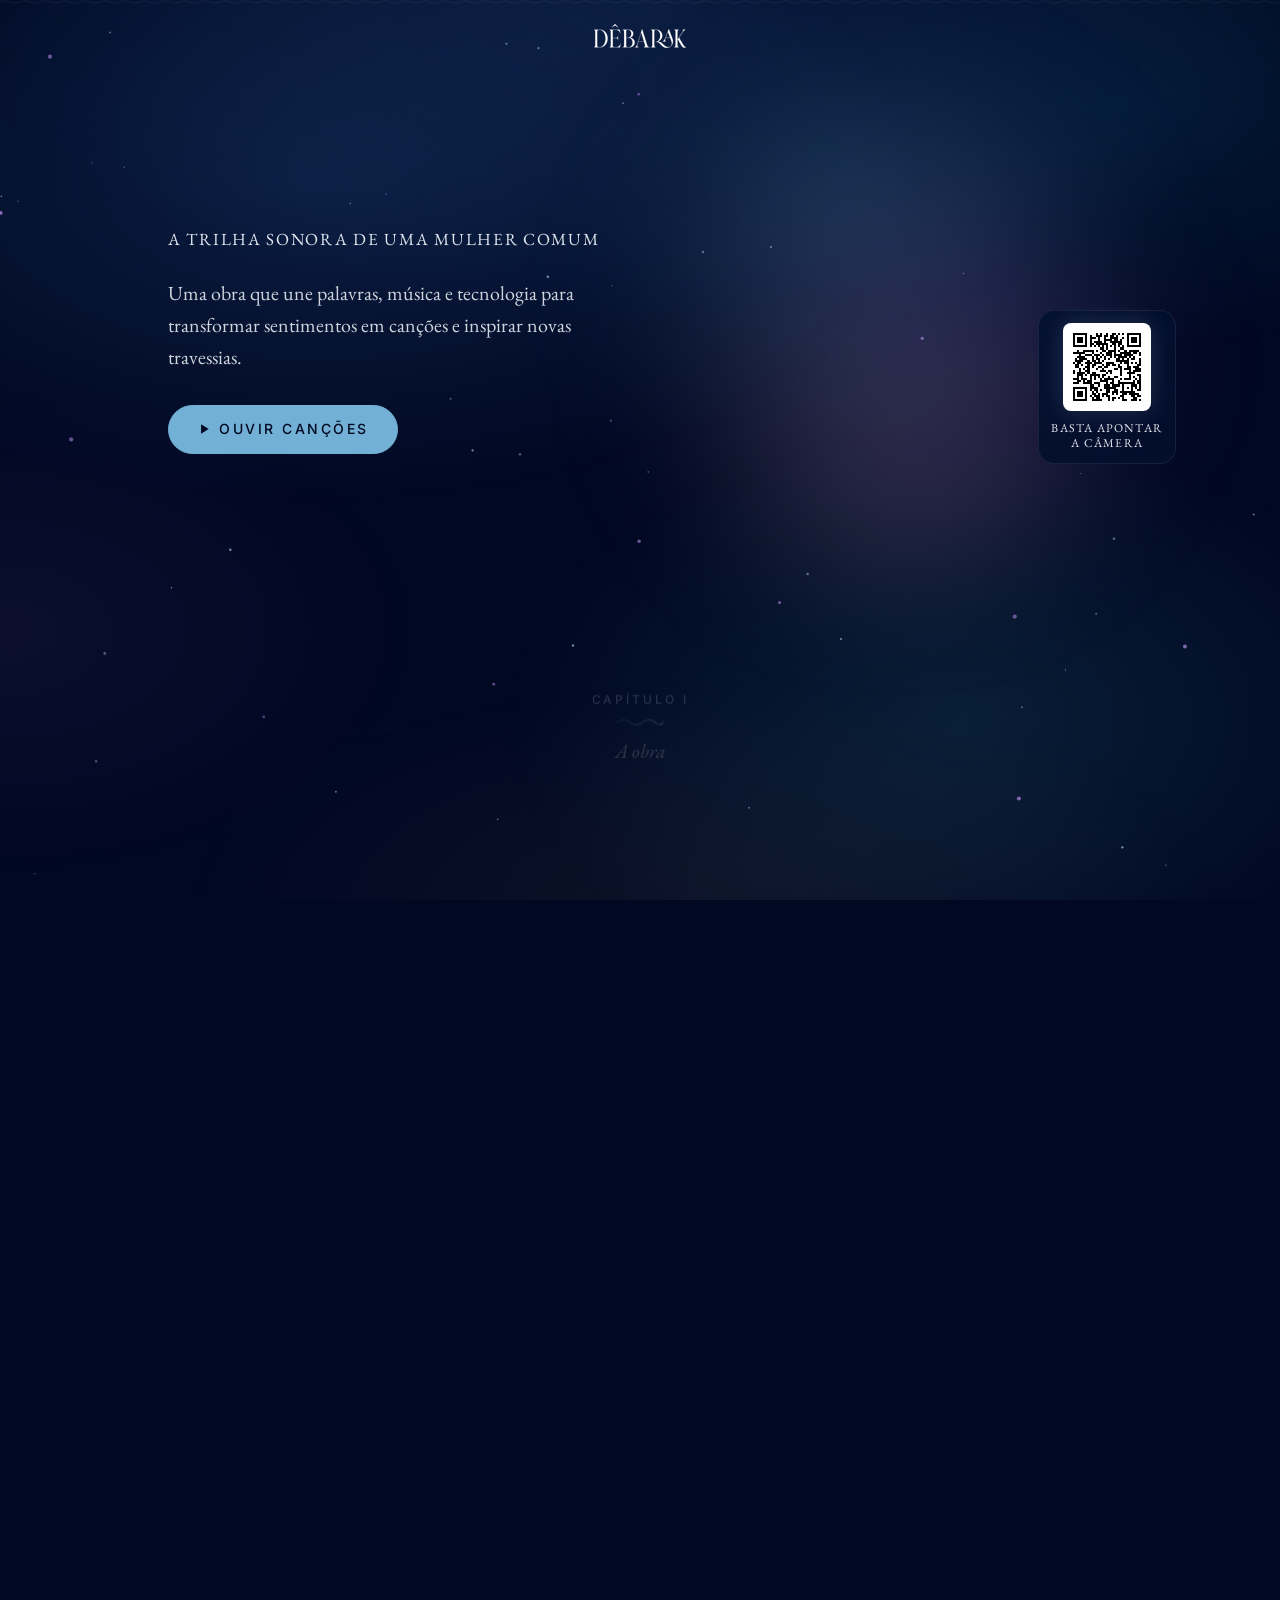
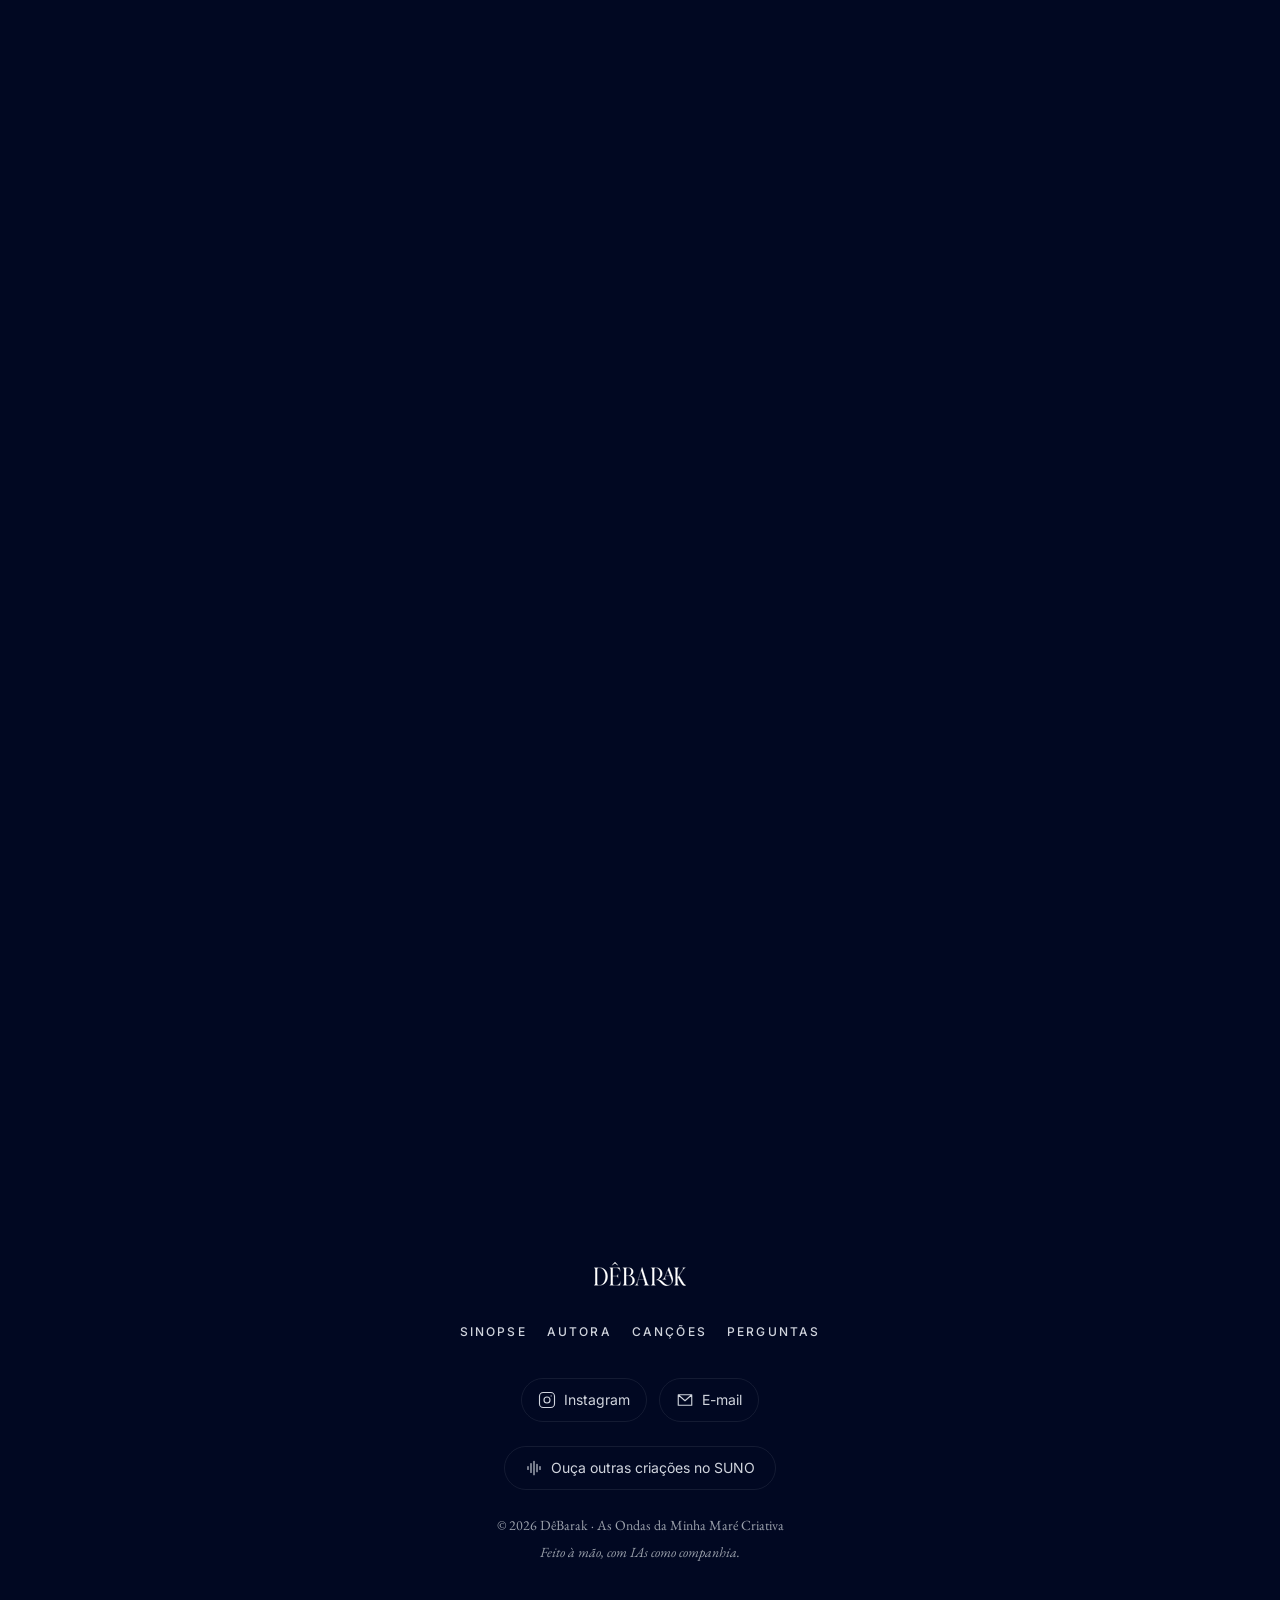
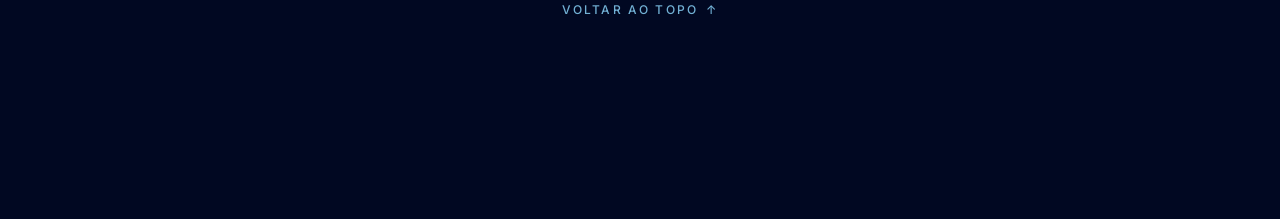
<file: index.html>
<!DOCTYPE html><html lang="pt-BR" data-astro-cid-ju4pidww><head><meta charset="UTF-8"><meta name="viewport" content="width=device-width, initial-scale=1.0, viewport-fit=cover"><meta name="description" content="Uma obra que une palavras, música e tecnologia para transformar sentimentos em canções e inspirar novas travessias."><meta name="color-scheme" content="dark"><meta name="theme-color" content="#010822"><meta name="referrer" content="strict-origin-when-cross-origin"><link rel="canonical" href="https://www.debarak.com.br/"><link rel="alternate" hreflang="pt-BR" href="https://www.debarak.com.br/"><link rel="icon" type="image/svg+xml" href="/favicon.svg"><link rel="apple-touch-icon" href="/apple-touch-icon.png"><link rel="manifest" href="/manifest.webmanifest"><link rel="preload" href="/_astro/inter-latin-wght-normal.Dx4kXJAl.woff2" as="font" type="font/woff2" crossorigin><link rel="preload" href="/_astro/eb-garamond-latin-400-normal.BCNrxLz_.woff2" as="font" type="font/woff2" crossorigin><link rel="preload" href="/_astro/eb-garamond-latin-400-italic.DSEbMgZu.woff2" as="font" type="font/woff2" crossorigin><title>As Ondas da Minha Maré Criativa · DêBarak</title><meta property="og:type" content="website"><meta property="og:site_name" content="DêBarak"><meta property="og:title" content="As Ondas da Minha Maré Criativa · DêBarak"><meta property="og:description" content="Uma obra que une palavras, música e tecnologia para transformar sentimentos em canções e inspirar novas travessias."><meta property="og:url" content="https://www.debarak.com.br/"><meta property="og:image" content="https://www.debarak.com.br/og-image.jpg"><meta property="og:image:width" content="1200"><meta property="og:image:height" content="630"><meta property="og:image:type" content="image/jpeg"><meta property="og:image:alt" content="Capa social do livro As Ondas da Minha Maré Criativa, de DêBarak"><meta property="og:locale" content="pt_BR"><meta name="twitter:card" content="summary_large_image"><meta name="twitter:title" content="As Ondas da Minha Maré Criativa · DêBarak"><meta name="twitter:description" content="Uma obra que une palavras, música e tecnologia para transformar sentimentos em canções e inspirar novas travessias."><meta name="twitter:image" content="https://www.debarak.com.br/og-image.jpg"><meta name="twitter:image:alt" content="Capa social do livro As Ondas da Minha Maré Criativa, de DêBarak"><script type="application/ld+json">{"@context":"https://schema.org","@type":"WebSite","@id":"https://www.debarak.com.br/#website","url":"https://www.debarak.com.br/","name":"As Ondas da Minha Maré Criativa","alternateName":"DêBarak","description":"Uma obra que une palavras, música e tecnologia para transformar sentimentos em canções e inspirar novas travessias.","inLanguage":"pt-BR","publisher":{"@id":"https://www.debarak.com.br/#author"},"about":{"@id":"https://www.debarak.com.br/#book"}}</script><script type="application/ld+json">{"@context":"https://schema.org","@type":"WebPage","@id":"https://www.debarak.com.br/#webpage","url":"https://www.debarak.com.br/","name":"As Ondas da Minha Maré Criativa · DêBarak","description":"Uma obra que une palavras, música e tecnologia para transformar sentimentos em canções e inspirar novas travessias.","inLanguage":"pt-BR","isPartOf":{"@id":"https://www.debarak.com.br/#website"},"about":{"@id":"https://www.debarak.com.br/#book"},"primaryImageOfPage":"https://www.debarak.com.br/og-image.jpg"}</script><script type="application/ld+json">{"@context":"https://schema.org","@type":"Book","@id":"https://www.debarak.com.br/#book","name":"As Ondas da Minha Maré Criativa","alternateName":"A trilha sonora de uma mulher comum","description":"Uma obra que une palavras, música e tecnologia para transformar sentimentos em canções e inspirar novas travessias.","inLanguage":"pt-BR","author":{"@id":"https://www.debarak.com.br/#author"},"hasPart":{"@id":"https://www.debarak.com.br/#album"},"image":"https://www.debarak.com.br/og-image.jpg","url":"https://www.debarak.com.br/"}</script><script type="application/ld+json">{"@context":"https://schema.org","@type":"Person","@id":"https://www.debarak.com.br/#author","name":"DêBarak","description":"DêBarak é goiana, aposentada e devota fervorosa da música popular brasileira. Cantora de chuveiro por vocação e exploradora de tecnologia por natureza.","url":"https://www.debarak.com.br/","image":"https://www.debarak.com.br/_astro/author-portrait.qljSDqZ9.jpg","nationality":"BR","knowsLanguage":"pt-BR","sameAs":["https://instagram.com/debarak.ondas","https://suno.com/@debarak"]}</script><script type="application/ld+json">{"@context":"https://schema.org","@type":"MusicAlbum","@id":"https://www.debarak.com.br/#album","name":"As Ondas da Minha Maré Criativa","byArtist":{"@id":"https://www.debarak.com.br/#author"},"inLanguage":"pt-BR","numTracks":10,"track":[{"@type":"MusicRecording","@id":"https://www.debarak.com.br/t/01/","url":"https://www.debarak.com.br/t/01/","name":"Maré Dentro de Mim","byArtist":{"@id":"https://www.debarak.com.br/#author"},"duration":"PT3M34S","position":1,"audio":"https://www.debarak.com.br/audio/01-mare-dentro-de-mim.mp3"},{"@type":"MusicRecording","@id":"https://www.debarak.com.br/t/02/","url":"https://www.debarak.com.br/t/02/","name":"Linhas Negras","byArtist":{"@id":"https://www.debarak.com.br/#author"},"duration":"PT3M57S","position":2,"audio":"https://www.debarak.com.br/audio/02-linhas-negras.mp3"},{"@type":"MusicRecording","@id":"https://www.debarak.com.br/t/03/","url":"https://www.debarak.com.br/t/03/","name":"Eu Tentei Seguir","byArtist":{"@id":"https://www.debarak.com.br/#author"},"duration":"PT4M0S","position":3,"audio":"https://www.debarak.com.br/audio/03-eu-tentei-seguir.mp3"},{"@type":"MusicRecording","@id":"https://www.debarak.com.br/t/04/","url":"https://www.debarak.com.br/t/04/","name":"Apneia da Razão","byArtist":{"@id":"https://www.debarak.com.br/#author"},"duration":"PT3M25S","position":4,"audio":"https://www.debarak.com.br/audio/04-apneia-da-razao.mp3"},{"@type":"MusicRecording","@id":"https://www.debarak.com.br/t/05/","url":"https://www.debarak.com.br/t/05/","name":"Me Beija","byArtist":{"@id":"https://www.debarak.com.br/#author"},"duration":"PT2M54S","position":5,"audio":"https://www.debarak.com.br/audio/05-me-beija.mp3"},{"@type":"MusicRecording","@id":"https://www.debarak.com.br/t/06/","url":"https://www.debarak.com.br/t/06/","name":"Nirvana Cor-de-Rosa","byArtist":{"@id":"https://www.debarak.com.br/#author"},"duration":"PT2M55S","position":6,"audio":"https://www.debarak.com.br/audio/06-nirvana-cor-de-rosa.mp3"},{"@type":"MusicRecording","@id":"https://www.debarak.com.br/t/07/","url":"https://www.debarak.com.br/t/07/","name":"Somos Complicadas, Nós, Mulheres","byArtist":{"@id":"https://www.debarak.com.br/#author"},"duration":"PT3M38S","position":7,"audio":"https://www.debarak.com.br/audio/07-somos-complicadas-nos-mulheres.mp3"},{"@type":"MusicRecording","@id":"https://www.debarak.com.br/t/08/","url":"https://www.debarak.com.br/t/08/","name":"Controle Tépido","byArtist":{"@id":"https://www.debarak.com.br/#author"},"duration":"PT3M34S","position":8,"audio":"https://www.debarak.com.br/audio/08-controle-tepido.mp3"},{"@type":"MusicRecording","@id":"https://www.debarak.com.br/t/09/","url":"https://www.debarak.com.br/t/09/","name":"Executando o Vazio","byArtist":{"@id":"https://www.debarak.com.br/#author"},"duration":"PT3M38S","position":9,"audio":"https://www.debarak.com.br/audio/09-executando-o-vazio.mp3"},{"@type":"MusicRecording","@id":"https://www.debarak.com.br/t/10/","url":"https://www.debarak.com.br/t/10/","name":"Queimar de Novo","byArtist":{"@id":"https://www.debarak.com.br/#author"},"duration":"PT4M7S","position":10,"audio":"https://www.debarak.com.br/audio/10-queimar-de-novo.mp3"}]}</script><script type="application/ld+json">{"@context":"https://schema.org","@type":"FAQPage","@id":"https://www.debarak.com.br/#faq","inLanguage":"pt-BR","isPartOf":{"@id":"https://www.debarak.com.br/#website"},"mainEntity":[{"@type":"Question","name":"O que é \"As Ondas da Minha Maré Criativa\"?","acceptedAnswer":{"@type":"Answer","text":"\"As Ondas da Minha Maré Criativa\" é um livro multimídia de DêBarak: um relato íntimo e bem-humorado sobre descobrir a própria criatividade aos 57 anos, acompanhado de dez canções autorais. Cada capítulo tem uma canção correspondente, acessível por QR Code impresso na página."}},{"@type":"Question","name":"Quem é DêBarak?","acceptedAnswer":{"@type":"Answer","text":"DêBarak é uma autora goiana, aposentada, devota da música popular brasileira e aberta a novas experiências criativas por meio da tecnologia. Aos 57 anos, sem formação musical técnica, sem instrumento e sem palco, encontrou nas ferramentas de inteligência artificial generativa uma forma de transformar em canções décadas de histórias, memórias e afetos."}},{"@type":"Question","name":"Como funcionam os QR Codes do livro?","acceptedAnswer":{"@type":"Answer","text":"Cada capítulo impresso traz um QR Code que abre a página da canção daquele capítulo, onde ela toca direto no navegador, com a letra completa ao lado. Os endereços são permanentes e não dependem do título da canção, então um QR impresso continua funcionando mesmo que algo mude no site."}},{"@type":"Question","name":"Preciso ter o livro para ouvir as canções?","acceptedAnswer":{"@type":"Answer","text":"Não. As dez canções de \"As Ondas da Minha Maré Criativa\" podem ser ouvidas gratuitamente neste site, com a letra completa de cada uma. O livro traz o relato em prosa que acompanha as canções, capítulo por capítulo."}},{"@type":"Question","name":"As canções foram feitas com inteligência artificial?","acceptedAnswer":{"@type":"Answer","text":"As canções foram cocriadas com ferramentas de inteligência artificial generativa, a partir de sentimentos, memórias e escolhas da autora. Essa é justamente a história que o livro conta: a IA entrou como parceira de escuta e ferramenta de produção, e a curadoria do sentimento, a decisão sobre o que a canção diz, é da autora."}},{"@type":"Question","name":"O livro já foi lançado?","acceptedAnswer":{"@type":"Answer","text":"Ainda não há data pública de lançamento para \"As Ondas da Minha Maré Criativa\". O aviso sai primeiro no Instagram da autora, @debarak.ondas, e as dez canções já estão disponíveis para ouvir neste site."}}]}</script><meta http-equiv="content-security-policy" content="default-src 'self';img-src 'self' data:;font-src 'self';media-src 'self';connect-src 'self';object-src 'none';base-uri 'self'; script-src 'self' 'sha256-BF0290pkb3jxQsE7z00xR8Imp8X34FLC88L0lkMnrGw=' 'sha256-QzWFZi+FLIx23tnm9SBU4aEgx4x8DsuASP07mfqol/c=' 'sha256-0chmwFk0zaA528yFfGV7J9ppIpdfTPPULncDF3WG7Zs=' 'sha256-eIXWvAmxkr251LJZkjniEK5LcPF3NkapbJepohwYRIc=' 'sha256-Q2BPg90ZMplYY+FSdApNErhpWafg2hcRRbndmvxuL/Q=' 'sha256-47DEQpj8HBSa+/TImW+5JCeuQeRkm5NMpJWZG3hSuFU='; style-src 'self' ; style-src-elem 'self' 'sha256-qaEx7Vb+wpoYmX73ArfFMrRZn6Dk8BVslhyM0B7ajPk=' 'sha256-47DEQpj8HBSa+/TImW+5JCeuQeRkm5NMpJWZG3hSuFU='; style-src-attr 'unsafe-inline';"><link rel="stylesheet" href="/_astro/Nav.CZeev84g.css"><link rel="stylesheet" href="/_astro/index.BQeJDML9.css"><script type="module" src="/_astro/page.CMFgH77u.js"></script></head><body id="top" class="flex min-h-svh flex-col" data-astro-cid-ju4pidww><a href="#main-content" class="bg-night-deep border-cover-blue text-cover-blue sr-only focus:not-sr-only focus:fixed focus:top-4 focus:left-4 focus:z-50 focus:rounded-md focus:border focus:px-4 focus:py-2 focus:text-sm focus:font-medium focus:outline-none" data-astro-cid-ju4pidww>Pular para o conteúdo</a><!-- Zero-sized, not display:none: url(#…) can't reliably resolve defs in a non-rendered subtree. --><svg width="0" height="0" aria-hidden="true" focusable="false" class="absolute" data-astro-cid-ju4pidww><defs data-astro-cid-ju4pidww><linearGradient id="wave-gradient" x1="0" y1="0" x2="1" y2="0" data-astro-cid-ju4pidww><stop offset="0%" style="stop-color: var(--color-nebula)" data-astro-cid-ju4pidww></stop><stop offset="55%" style="stop-color: var(--color-cover-blue)" data-astro-cid-ju4pidww></stop><stop offset="100%" style="stop-color: var(--color-moonlight)" data-astro-cid-ju4pidww></stop></linearGradient></defs></svg><div class="aurora-wash" data-anim aria-hidden="true" data-astro-cid-ju4pidww></div><div class="scroll-tide" aria-hidden="true" data-astro-cid-ju4pidww><div class="scroll-tide-fill" data-astro-cid-ju4pidww></div></div><div class="starfield pointer-events-none fixed inset-0 -z-10" data-anim aria-hidden="true" data-astro-cid-t34idrrz><svg class="absolute inset-0 h-full w-full" viewBox="0 0 100 100" preserveAspectRatio="xMidYMid slice" data-astro-cid-t34idrrz><g class="starfield-small" data-astro-cid-t34idrrz><circle cx="88.912" cy="91.989" r="0.054" fill="var(--color-star-cool)" opacity="0.342" data-astro-cid-t34idrrz></circle><circle cx="36.924" cy="50.031" r="0.087" fill="var(--color-star-cool)" opacity="0.581" data-astro-cid-t34idrrz></circle><circle cx="39.565" cy="18.259" r="0.08" fill="var(--color-star-cool)" opacity="0.517" data-astro-cid-t34idrrz></circle><circle cx="30.17" cy="30.006" r="0.052" fill="var(--color-star-cool)" opacity="0.55" data-astro-cid-t34idrrz></circle><circle cx="42.07" cy="18.604" r="0.083" fill="var(--color-star-cool)" opacity="0.481" data-astro-cid-t34idrrz></circle><circle cx="8.601" cy="17.387" r="0.074" fill="var(--color-star-cool)" opacity="0.409" data-astro-cid-t34idrrz></circle><circle cx="63.094" cy="59.689" r="0.104" fill="var(--color-star-cool)" opacity="0.434" data-astro-cid-t34idrrz></circle><circle cx="38.884" cy="78.843" r="0.074" fill="var(--color-star-cool)" opacity="0.356" data-astro-cid-t34idrrz></circle><circle cx="69.303" cy="8.182" r="0.063" fill="var(--color-star-cool)" opacity="0.576" data-astro-cid-t34idrrz></circle><circle cx="87.685" cy="81.04" r="0.092" fill="var(--color-star-cool)" opacity="0.592" data-astro-cid-t34idrrz></circle><circle cx="27.364" cy="30.749" r="0.06" fill="var(--color-star-cool)" opacity="0.506" data-astro-cid-t34idrrz></circle><circle cx="21.672" cy="90.643" r="0.107" fill="var(--color-star-cool)" opacity="0.417" data-astro-cid-t34idrrz></circle><circle cx="3.943" cy="94.056" r="0.074" fill="var(--color-star-cool)" opacity="0.426" data-astro-cid-t34idrrz></circle><circle cx="7.51" cy="74.321" r="0.101" fill="var(--color-star-cool)" opacity="0.331" data-astro-cid-t34idrrz></circle><circle cx="65.707" cy="64.772" r="0.087" fill="var(--color-star-cool)" opacity="0.534" data-astro-cid-t34idrrz></circle><circle cx="11.867" cy="98.74" r="0.052" fill="var(--color-star-cool)" opacity="0.534" data-astro-cid-t34idrrz></circle><circle cx="79.324" cy="9.561" r="0.077" fill="var(--color-star-cool)" opacity="0.431" data-astro-cid-t34idrrz></circle><circle cx="1.409" cy="30.566" r="0.061" fill="var(--color-star-cool)" opacity="0.326" data-astro-cid-t34idrrz></circle><circle cx="11.458" cy="95.09" r="0.084" fill="var(--color-star-cool)" opacity="0.318" data-astro-cid-t34idrrz></circle><circle cx="42.803" cy="36.466" r="0.108" fill="var(--color-star-cool)" opacity="0.507" data-astro-cid-t34idrrz></circle><circle cx="28.778" cy="88.028" r="0.09" fill="var(--color-star-cool)" opacity="0.393" data-astro-cid-t34idrrz></circle><circle cx="2.716" cy="83.107" r="0.052" fill="var(--color-star-cool)" opacity="0.376" data-astro-cid-t34idrrz></circle><circle cx="97.95" cy="55.039" r="0.073" fill="var(--color-star-cool)" opacity="0.557" data-astro-cid-t34idrrz></circle><circle cx="47.814" cy="37.156" r="0.054" fill="var(--color-star-cool)" opacity="0.435" data-astro-cid-t34idrrz></circle><circle cx="85.64" cy="62.791" r="0.075" fill="var(--color-star-cool)" opacity="0.41" data-astro-cid-t34idrrz></circle><circle cx="44.763" cy="65.278" r="0.094" fill="var(--color-star-cool)" opacity="0.582" data-astro-cid-t34idrrz></circle><circle cx="58.516" cy="77.951" r="0.073" fill="var(--color-star-cool)" opacity="0.451" data-astro-cid-t34idrrz></circle><circle cx="60.231" cy="34.141" r="0.092" fill="var(--color-star-cool)" opacity="0.418" data-astro-cid-t34idrrz></circle><circle cx="83.243" cy="67.184" r="0.05" fill="var(--color-star-cool)" opacity="0.582" data-astro-cid-t34idrrz></circle><circle cx="60.885" cy="10.412" r="0.088" fill="var(--color-star-cool)" opacity="0.443" data-astro-cid-t34idrrz></circle><circle cx="26.489" cy="97.158" r="0.105" fill="var(--color-star-cool)" opacity="0.402" data-astro-cid-t34idrrz></circle><circle cx="13.39" cy="60.757" r="0.061" fill="var(--color-star-cool)" opacity="0.557" data-astro-cid-t34idrrz></circle><circle cx="54.92" cy="34.54" r="0.097" fill="var(--color-star-cool)" opacity="0.41" data-astro-cid-t34idrrz></circle><circle cx="84.414" cy="51.842" r="0.052" fill="var(--color-star-cool)" opacity="0.36" data-astro-cid-t34idrrz></circle><circle cx="35.203" cy="45.996" r="0.067" fill="var(--color-star-cool)" opacity="0.507" data-astro-cid-t34idrrz></circle><circle cx="40.622" cy="50.335" r="0.101" fill="var(--color-star-cool)" opacity="0.352" data-astro-cid-t34idrrz></circle><circle cx="34.005" cy="98.192" r="0.055" fill="var(--color-star-cool)" opacity="0.594" data-astro-cid-t34idrrz></circle><circle cx="48.683" cy="22.902" r="0.068" fill="var(--color-star-cool)" opacity="0.433" data-astro-cid-t34idrrz></circle><circle cx="17.991" cy="57.796" r="0.1" fill="var(--color-star-cool)" opacity="0.569" data-astro-cid-t34idrrz></circle><circle cx="75.262" cy="36.209" r="0.052" fill="var(--color-star-cool)" opacity="0.502" data-astro-cid-t34idrrz></circle><circle cx="53.83" cy="91.474" r="0.064" fill="var(--color-star-cool)" opacity="0.333" data-astro-cid-t34idrrz></circle><circle cx="87.027" cy="56.924" r="0.094" fill="var(--color-star-cool)" opacity="0.461" data-astro-cid-t34idrrz></circle><circle cx="8.187" cy="65.893" r="0.105" fill="var(--color-star-cool)" opacity="0.386" data-astro-cid-t34idrrz></circle><circle cx="50.643" cy="51.713" r="0.054" fill="var(--color-star-cool)" opacity="0.508" data-astro-cid-t34idrrz></circle><circle cx="47.729" cy="47.719" r="0.084" fill="var(--color-star-cool)" opacity="0.327" data-astro-cid-t34idrrz></circle><circle cx="32.778" cy="87.243" r="0.092" fill="var(--color-star-cool)" opacity="0.544" data-astro-cid-t34idrrz></circle><circle cx="39.123" cy="3.619" r="0.1" fill="var(--color-star-cool)" opacity="0.358" data-astro-cid-t34idrrz></circle><circle cx="0.098" cy="30.18" r="0.068" fill="var(--color-star-cool)" opacity="0.469" data-astro-cid-t34idrrz></circle><circle cx="49.035" cy="0.26" r="0.075" fill="var(--color-star-cool)" opacity="0.378" data-astro-cid-t34idrrz></circle><circle cx="19.27" cy="47.192" r="0.081" fill="var(--color-star-cool)" opacity="0.483" data-astro-cid-t34idrrz></circle><circle cx="44.133" cy="4.309" r="0.107" fill="var(--color-star-cool)" opacity="0.586" data-astro-cid-t34idrrz></circle><circle cx="56.96" cy="4.944" r="0.052" fill="var(--color-star-cool)" opacity="0.486" data-astro-cid-t34idrrz></circle><circle cx="91.083" cy="82.431" r="0.057" fill="var(--color-star-cool)" opacity="0.583" data-astro-cid-t34idrrz></circle><circle cx="79.835" cy="70.103" r="0.081" fill="var(--color-star-cool)" opacity="0.378" data-astro-cid-t34idrrz></circle><circle cx="56.551" cy="1.294" r="0.085" fill="var(--color-star-cool)" opacity="0.57" data-astro-cid-t34idrrz></circle><circle cx="54.563" cy="9.337" r="0.088" fill="var(--color-star-cool)" opacity="0.359" data-astro-cid-t34idrrz></circle><circle cx="7.204" cy="27.565" r="0.05" fill="var(--color-star-cool)" opacity="0.445" data-astro-cid-t34idrrz></circle><circle cx="47.809" cy="89.311" r="0.052" fill="var(--color-star-cool)" opacity="0.328" data-astro-cid-t34idrrz></circle><circle cx="9.709" cy="27.909" r="0.054" fill="var(--color-star-cool)" opacity="0.409" data-astro-cid-t34idrrz></circle><circle cx="26.24" cy="76.693" r="0.075" fill="var(--color-star-cool)" opacity="0.487" data-astro-cid-t34idrrz></circle></g><g class="starfield-medium" data-astro-cid-t34idrrz><circle cx="92.575" cy="65.354" r="0.158" fill="var(--color-star-violet)" style="--star-opacity:0.675;--twinkle-delay:5.909s;--twinkle-duration:5.033s;" data-astro-cid-t34idrrz></circle><circle cx="12.501" cy="91.606" r="0.136" fill="var(--color-star-violet)" style="--star-opacity:0.518;--twinkle-delay:4.577s;--twinkle-duration:4.175s;" data-astro-cid-t34idrrz></circle><circle cx="31.5" cy="5.822" r="0.152" fill="var(--color-star-violet)" style="--star-opacity:0.747;--twinkle-delay:1.189s;--twinkle-duration:5.503s;" data-astro-cid-t34idrrz></circle><circle cx="82.907" cy="41.334" r="0.148" fill="var(--color-star-violet)" style="--star-opacity:0.428;--twinkle-delay:3.746s;--twinkle-duration:6.35s;" data-astro-cid-t34idrrz></circle><circle cx="0.055" cy="31.475" r="0.154" fill="var(--color-star-violet)" style="--star-opacity:0.729;--twinkle-delay:2.247s;--twinkle-duration:4.048s;" data-astro-cid-t34idrrz></circle><circle cx="16.277" cy="9.579" r="0.108" fill="var(--color-star-violet)" style="--star-opacity:0.715;--twinkle-delay:4.692s;--twinkle-duration:3.931s;" data-astro-cid-t34idrrz></circle><circle cx="64.906" cy="8.98" r="0.131" fill="var(--color-star-violet)" style="--star-opacity:0.503;--twinkle-delay:1.082s;--twinkle-duration:3.333s;" data-astro-cid-t34idrrz></circle><circle cx="79.276" cy="63.011" r="0.164" fill="var(--color-star-violet)" style="--star-opacity:0.56;--twinkle-delay:5.417s;--twinkle-duration:3.587s;" data-astro-cid-t34idrrz></circle><circle cx="92.719" cy="5.004" r="0.146" fill="var(--color-star-violet)" style="--star-opacity:0.653;--twinkle-delay:1.696s;--twinkle-duration:6.026s;" data-astro-cid-t34idrrz></circle><circle cx="38.571" cy="68.293" r="0.107" fill="var(--color-star-violet)" style="--star-opacity:0.549;--twinkle-delay:3.919s;--twinkle-duration:3.984s;" data-astro-cid-t34idrrz></circle><circle cx="50.163" cy="86.213" r="0.167" fill="var(--color-star-violet)" style="--star-opacity:0.713;--twinkle-delay:2.087s;--twinkle-duration:6.793s;" data-astro-cid-t34idrrz></circle><circle cx="60.829" cy="92.095" r="0.176" fill="var(--color-star-violet)" style="--star-opacity:0.563;--twinkle-delay:4.199s;--twinkle-duration:3.788s;" data-astro-cid-t34idrrz></circle><circle cx="3.903" cy="19.273" r="0.165" fill="var(--color-star-violet)" style="--star-opacity:0.565;--twinkle-delay:0.256s;--twinkle-duration:4.301s;" data-astro-cid-t34idrrz></circle><circle cx="12.717" cy="1.082" r="0.162" fill="var(--color-star-violet)" style="--star-opacity:0.486;--twinkle-delay:4.257s;--twinkle-duration:5.666s;" data-astro-cid-t34idrrz></circle><circle cx="20.605" cy="70.853" r="0.109" fill="var(--color-star-violet)" style="--star-opacity:0.443;--twinkle-delay:0.202s;--twinkle-duration:5.216s;" data-astro-cid-t34idrrz></circle><circle cx="60.901" cy="61.92" r="0.125" fill="var(--color-star-violet)" style="--star-opacity:0.552;--twinkle-delay:2.092s;--twinkle-duration:4.284s;" data-astro-cid-t34idrrz></circle><circle cx="66.938" cy="7.617" r="0.15" fill="var(--color-star-violet)" style="--star-opacity:0.58;--twinkle-delay:5.927s;--twinkle-duration:4.205s;" data-astro-cid-t34idrrz></circle><circle cx="72.048" cy="41.277" r="0.125" fill="var(--color-star-violet)" style="--star-opacity:0.644;--twinkle-delay:1.705s;--twinkle-duration:6.31s;" data-astro-cid-t34idrrz></circle><circle cx="9.566" cy="96.233" r="0.168" fill="var(--color-star-violet)" style="--star-opacity:0.51;--twinkle-delay:3.429s;--twinkle-duration:3.935s;" data-astro-cid-t34idrrz></circle><circle cx="12.825" cy="5.819" r="0.131" fill="var(--color-star-violet)" style="--star-opacity:0.645;--twinkle-delay:1.096s;--twinkle-duration:6.411s;" data-astro-cid-t34idrrz></circle><circle cx="15.158" cy="3.368" r="0.133" fill="var(--color-star-violet)" style="--star-opacity:0.466;--twinkle-delay:2.709s;--twinkle-duration:3.072s;" data-astro-cid-t34idrrz></circle><circle cx="49.898" cy="22.213" r="0.114" fill="var(--color-star-violet)" style="--star-opacity:0.439;--twinkle-delay:4.265s;--twinkle-duration:3.252s;" data-astro-cid-t34idrrz></circle><circle cx="50.379" cy="95.688" r="0.104" fill="var(--color-star-violet)" style="--star-opacity:0.681;--twinkle-delay:1.766s;--twinkle-duration:4.283s;" data-astro-cid-t34idrrz></circle><circle cx="49.934" cy="57.126" r="0.133" fill="var(--color-star-violet)" style="--star-opacity:0.609;--twinkle-delay:3.212s;--twinkle-duration:3.5s;" data-astro-cid-t34idrrz></circle><circle cx="81.896" cy="39.86" r="0.142" fill="var(--color-star-violet)" style="--star-opacity:0.689;--twinkle-delay:4.602s;--twinkle-duration:6.235s;" data-astro-cid-t34idrrz></circle><circle cx="79.6" cy="77.224" r="0.159" fill="var(--color-star-violet)" style="--star-opacity:0.688;--twinkle-delay:1.936s;--twinkle-duration:5.822s;" data-astro-cid-t34idrrz></circle><circle cx="76.377" cy="2.55" r="0.126" fill="var(--color-star-violet)" style="--star-opacity:0.723;--twinkle-delay:3.215s;--twinkle-duration:3.595s;" data-astro-cid-t34idrrz></circle><circle cx="5.562" cy="49.173" r="0.162" fill="var(--color-star-violet)" style="--star-opacity:0.56;--twinkle-delay:4.438s;--twinkle-duration:4.885s;" data-astro-cid-t34idrrz></circle></g></svg></div><header class="absolute inset-x-0 top-0 z-30"><div class="page-container flex items-center justify-center pt-[calc(1.5rem+env(safe-area-inset-top))] pb-6"><!-- `-m-2 p-2` enlarges the tap target without changing layout. --><a href="#top" class="-m-2 flex items-center p-2 transition-opacity active:opacity-70" aria-label="DêBarak"><img src="/_astro/wordmark.DsOjPOXy_Z1fRK1r.webp" srcset="/_astro/wordmark.DsOjPOXy_Z1fRK1r.webp 1x, /_astro/wordmark.DsOjPOXy_O6jW4.webp 2x" alt loading="eager" decoding="async" width="92" height="24" class="h-5 w-auto md:h-6"></a></div></header><!-- `min-h-full` on a child computes to zero here (main's height is auto); use `centerMain`. --><main id="main-content" class="flex-1" data-astro-cid-ju4pidww><!-- Bottom padding matches Section's so the first chapter divider aligns with the rest. --><section class="relative isolate pt-[calc(6rem+env(safe-area-inset-top))] pb-12 md:pt-[calc(7rem+env(safe-area-inset-top))] md:pb-16 lg:pt-[calc(8rem+env(safe-area-inset-top))] lg:pb-24"><div class="pointer-events-none absolute inset-0 -z-10 overflow-hidden" aria-hidden="true"><div class="absolute -top-[20%] right-[-25%] h-[120%] w-[110%] opacity-45 mix-blend-screen md:right-[-15%] md:w-[80%]" style="mask-image: radial-gradient(ellipse 56% 72% at 78% 38%, black 18%, transparent 66%); -webkit-mask-image: radial-gradient(ellipse 56% 72% at 78% 38%, black 18%, transparent 66%);"><img src="/_astro/waves.DBh3qVA0_ZTHMtN.webp" srcset="/_astro/waves.DBh3qVA0_ZzERVk.webp 440w, /_astro/waves.DBh3qVA0_ZTHMtN.webp 714w" alt sizes="(min-width:768px) 80vw, 110vw" loading="eager" fetchpriority="high" decoding="async" width="714" height="1280" class="h-full w-full object-cover"></div></div><div class="page-container grid items-center gap-14 lg:grid-cols-2 lg:gap-12"><div class="flex flex-col items-center gap-6 text-center lg:items-start lg:text-left"><div class="flex items-center justify-center lg:block"><h1><span class="sr-only">As Ondas da Minha Maré Criativa</span><picture class="contents"><source media="(max-width: 63.99rem)" srcset="[data-uri]"><img src="/_astro/book-title.C7qBMAwW_Z2cjP6C.webp" srcset="/_astro/book-title.C7qBMAwW_Z2jJn57.webp 224w, /_astro/book-title.C7qBMAwW_Z1jlbCS.webp 448w" alt sizes="224px" loading="eager" decoding="async" width="1054" height="1095" class="hero-lettering hidden w-full lg:block lg:max-w-56"></picture></h1><picture class="contents"><source media="(min-width: 64rem)" srcset="[data-uri]"><img src="/_astro/book-mockup.Bs9SW4O5_1pbyIT.webp" srcset="/_astro/book-mockup.Bs9SW4O5_2b8F15.webp 224w, /_astro/book-mockup.Bs9SW4O5_Z2kWEvV.webp 288w, /_astro/book-mockup.Bs9SW4O5_2n2z6A.webp 448w, /_astro/book-mockup.Bs9SW4O5_Z2nAtxo.webp 576w" alt="Capa de As Ondas da Minha Maré Criativa, de DêBarak" sizes="(min-width:640px) 288px, 224px" loading="eager" decoding="async" width="900" height="1212" class="drop-shadow-book w-56 sm:w-72 lg:hidden"></picture></div><p class="font-serif text-hero-subtitle sm:tracking-label whitespace-nowrap text-neutral-200 uppercase">A trilha sonora de uma mulher comum</p><p class="leading-body max-w-md font-serif text-xl text-neutral-300">Uma obra que une palavras, música e tecnologia para transformar sentimentos em canções e inspirar novas travessias.</p><div class="mt-2 flex w-full flex-col items-stretch gap-3 sm:flex-row sm:flex-wrap sm:items-center sm:justify-center lg:justify-start"><a href="#cancoes" class="btn-primary btn-shine justify-center"><svg width="14" height="14" viewBox="0 0 24 24" fill="currentColor" aria-hidden="true"><path d="M7 4l13 8-13 8z"></path></svg>Ouvir canções</a></div></div><div class="relative hidden items-center justify-center lg:flex"><div class="absolute -inset-10 -z-10 rounded-full blur-3xl" style="background: radial-gradient(circle at 42% 30%, color-mix(in srgb, var(--color-cover-blue) 22%, transparent), transparent 60%), radial-gradient(circle at 62% 62%, color-mix(in srgb, var(--color-accent) 20%, transparent), transparent 62%), radial-gradient(circle at 52% 92%, color-mix(in srgb, var(--color-accent-gold) 14%, transparent), transparent 55%);" aria-hidden="true"></div><picture class="contents"><source media="(max-width: 63.99rem)" srcset="[data-uri]"><img src="/_astro/book-mockup.Bs9SW4O5_1pbyIT.webp" srcset="/_astro/book-mockup.Bs9SW4O5_Z2bXRxC.webp 280w, /_astro/book-mockup.Bs9SW4O5_CM3Lx.webp 360w, /_astro/book-mockup.Bs9SW4O5_ZeC0gK.webp 400w, /_astro/book-mockup.Bs9SW4O5_Z272lCe.webp 560w, /_astro/book-mockup.Bs9SW4O5_Z1wGBLP.webp 720w, /_astro/book-mockup.Bs9SW4O5_Z1wmvim.webp 800w" alt="Capa de As Ondas da Minha Maré Criativa, de DêBarak" sizes="(min-width:1024px) 400px, (min-width:768px) 360px, 280px" loading="eager" decoding="async" width="900" height="1212" class="drop-shadow-book w-[280px] md:w-[360px] lg:w-[400px]"></picture><a href="/t/01/" class="border-surface-border bg-night-mid/85 absolute -right-6 bottom-16 hidden xl:-right-16 flex-col items-center gap-2.5 rounded-2xl border p-3 backdrop-blur transition-colors hover:border-cover-blue/60 lg:flex" aria-label="Abrir a faixa 01. No livro, cada capítulo tem um QR Code como este."><span class="qr-plate rounded-lg bg-white p-1.5"><img src="/qr/01.svg" alt="" width="76" height="76" class="block" loading="lazy"></span><span class="font-serif text-xs leading-tight tracking-label text-center text-neutral-200 uppercase">Basta apontar <br>a câmera</span></a></div></div></section><!-- `py` is half of Section's `pb`; change them together. --><div class="page-container flex items-center gap-6 py-6 md:py-8 lg:py-12" data-reveal data-astro-cid-2pztfyjo><div class="chapter-rule flex-1" aria-hidden="true" data-astro-cid-2pztfyjo></div><div class="flex flex-col items-center gap-2 text-center" data-astro-cid-2pztfyjo><span class="eyebrow tracking-cap" data-astro-cid-2pztfyjo>Capítulo I</span><svg width="48" height="13" viewBox="0 0 38 10" fill="none" class="text-cover-blue opacity-70" aria-hidden="true"><path d="M1 5 Q 6 1, 11 5 T 21 5 T 31 5 T 37 5" stroke="url(#wave-gradient)" stroke-width="1.5" stroke-linecap="round"></path></svg><span class="font-serif text-lg text-neutral-200 italic md:text-xl" data-astro-cid-2pztfyjo>A obra</span></div><div class="chapter-rule flex-1" aria-hidden="true" data-astro-cid-2pztfyjo></div></div><section id="obra" class="page-container relative pb-12 md:pb-16 lg:pb-24" data-reveal><div id="sinopse" class="panel-md relative mx-auto max-w-2xl overflow-hidden"><div class="flex flex-col gap-6 md:gap-8"><h2 class="display-serif text-center text-4xl md:text-5xl">Sinopse</h2><div class="prose-stack md:text-xl"><p>E se a criatividade que você achava perdida estivesse apenas esperando a ferramenta certa para emergir? Foi o que descobriu DêBarak aos 57 anos: sem formação técnica, sem instrumento, sem palco, mas com décadas de amor pela música popular brasileira e um baú de histórias que nunca tinham encontrado melodia.</p><p>O livro As Ondas da Minha Maré Criativa apresenta o relato íntimo, bem-humorado e honesto dessa travessia: sapos emocionais que viram samba, bugs de sistema que viram poesia, a curadoria do sentimento como forma de autoria. Não é um livro sobre tecnologia: é sobre coragem, sobre criar sem precisar de credencial. Dez canções autorais acompanham cada capítulo, acessíveis por QR Code, entrelaçando texto, memória e música.</p></div><ul class="grid grid-cols-2 gap-x-6 gap-y-6"><li class="flex flex-col items-start gap-2 text-left md:flex-row md:items-center md:gap-3"><span class="bg-cover-blue/10 border-cover-blue/25 flex h-10 w-10 shrink-0 items-center justify-center rounded-full border"><svg class="text-cover-blue" width="18" height="18" viewBox="0 0 24 24" fill="none" aria-hidden="true"><path d="M9 18V4l10-2v14 M9 18a3 3 0 1 1-3 3 3 3 0 0 1 3-3z M19 14a3 3 0 1 1-3 3 3 3 0 0 1 3-3z" stroke="currentColor" stroke-width="1.5" stroke-linecap="round" stroke-linejoin="round"></path></svg></span><p class="font-serif text-base leading-normal text-neutral-300 md:text-lg">10 canções autorais, uma por capítulo</p></li><li class="flex flex-col items-start gap-2 text-left md:flex-row md:items-center md:gap-3"><span class="bg-cover-blue/10 border-cover-blue/25 flex h-10 w-10 shrink-0 items-center justify-center rounded-full border"><svg class="text-cover-blue" width="18" height="18" viewBox="0 0 24 24" fill="none" aria-hidden="true"><path d="M4 5a2 2 0 0 1 2-2h12v18H6a2 2 0 0 1-2-2V5z M4 5h12v14" stroke="currentColor" stroke-width="1.5" stroke-linecap="round" stroke-linejoin="round"></path></svg></span><p class="font-serif text-base leading-normal text-neutral-300 md:text-lg">QR Codes ligam cada leitura ao seu som</p></li><li class="flex flex-col items-start gap-2 text-left md:flex-row md:items-center md:gap-3"><span class="bg-cover-blue/10 border-cover-blue/25 flex h-10 w-10 shrink-0 items-center justify-center rounded-full border"><svg class="text-cover-blue" width="18" height="18" viewBox="0 0 24 24" fill="none" aria-hidden="true"><path d="M12 3l1.8 5.2L19 10l-5.2 1.8L12 17l-1.8-5.2L5 10l5.2-1.8L12 3z M5 18l.8 2.2L8 21l-2.2.8L5 24l-.8-2.2L2 21l2.2-.8L5 18z" stroke="currentColor" stroke-width="1.5" stroke-linecap="round" stroke-linejoin="round"></path></svg></span><p class="font-serif text-base leading-normal text-neutral-300 md:text-lg">Cocriado com IAs generativas como parceiras de escuta</p></li><li class="flex flex-col items-start gap-2 text-left md:flex-row md:items-center md:gap-3"><span class="bg-cover-blue/10 border-cover-blue/25 flex h-10 w-10 shrink-0 items-center justify-center rounded-full border"><svg class="text-cover-blue" width="18" height="18" viewBox="0 0 24 24" fill="none" aria-hidden="true"><path d="M12 21s-7-4.5-7-10a4 4 0 0 1 7-2.6A4 4 0 0 1 19 11c0 5.5-7 10-7 10z" stroke="currentColor" stroke-width="1.5" stroke-linecap="round" stroke-linejoin="round"></path></svg></span><p class="font-serif text-base leading-normal text-neutral-300 md:text-lg">Memórias e reflexões da travessia íntima da autora</p></li></ul></div></div></section><!-- `py` is half of Section's `pb`; change them together. --><div class="page-container flex items-center gap-6 py-6 md:py-8 lg:py-12" data-reveal data-astro-cid-2pztfyjo><div class="chapter-rule flex-1" aria-hidden="true" data-astro-cid-2pztfyjo></div><div class="flex flex-col items-center gap-2 text-center" data-astro-cid-2pztfyjo><span class="eyebrow tracking-cap" data-astro-cid-2pztfyjo>Capítulo II</span><svg width="48" height="13" viewBox="0 0 38 10" fill="none" class="text-cover-blue opacity-70" aria-hidden="true"><path d="M1 5 Q 6 1, 11 5 T 21 5 T 31 5 T 37 5" stroke="url(#wave-gradient)" stroke-width="1.5" stroke-linecap="round"></path></svg><span class="font-serif text-lg text-neutral-200 italic md:text-xl" data-astro-cid-2pztfyjo>A autora</span></div><div class="chapter-rule flex-1" aria-hidden="true" data-astro-cid-2pztfyjo></div></div><section id="autora" class="page-container relative pb-12 md:pb-16 lg:pb-24" data-reveal><div class="mx-auto grid max-w-3xl items-start gap-8 md:gap-10 lg:grid-cols-[5fr_7fr] lg:gap-12"><div class="author-portrait shadow-accent/30 relative mx-auto aspect-square w-full max-w-[200px] overflow-hidden md:max-w-[300px] rounded-full shadow-2xl lg:mx-0"><img src="/_astro/author-portrait.qljSDqZ9_SMoUK.webp" srcset="/_astro/author-portrait.qljSDqZ9_J4jUM.webp 240w, /_astro/author-portrait.qljSDqZ9_2rY2Bg.webp 480w" alt="DêBarak de chapéu e cachecol azul, sorrindo com o rosto apoiado na mão" sizes="(min-width:768px) 300px, 200px" loading="lazy" decoding="async" width="960" height="960" class="h-full w-full object-cover object-center"></div><div class="flex flex-col items-start gap-5"><h2 class="display-serif text-4xl md:text-5xl">DêBarak</h2><div class="prose-stack md:text-xl"><p>DêBarak é goiana, aposentada e devota fervorosa da música popular brasileira. Cantora de chuveiro por vocação e exploradora de tecnologia por natureza.</p><p>Aos 57 anos, descobriu nas ferramentas de inteligência artificial generativa uma porta que nunca havia tentado abrir. E, do outro lado, encontrou canções que sempre estiveram dentro dela.</p></div></div></div></section><!-- `py` is half of Section's `pb`; change them together. --><div class="page-container flex items-center gap-6 py-6 md:py-8 lg:py-12" data-reveal data-astro-cid-2pztfyjo><div class="chapter-rule flex-1" aria-hidden="true" data-astro-cid-2pztfyjo></div><div class="flex flex-col items-center gap-2 text-center" data-astro-cid-2pztfyjo><span class="eyebrow tracking-cap" data-astro-cid-2pztfyjo>Capítulo III</span><svg width="48" height="13" viewBox="0 0 38 10" fill="none" class="text-cover-blue opacity-70" aria-hidden="true"><path d="M1 5 Q 6 1, 11 5 T 21 5 T 31 5 T 37 5" stroke="url(#wave-gradient)" stroke-width="1.5" stroke-linecap="round"></path></svg><span class="font-serif text-lg text-neutral-200 italic md:text-xl" data-astro-cid-2pztfyjo>Dez marés</span></div><div class="chapter-rule flex-1" aria-hidden="true" data-astro-cid-2pztfyjo></div></div><section id="cancoes" class="page-container relative pb-12 md:pb-16 lg:pb-24" data-reveal><div class="mb-8 flex items-center justify-center md:hidden" aria-hidden="true"><svg viewBox="0 0 300 48" fill="none" class="music-staff w-full max-w-[260px] opacity-80" aria-hidden="true" preserveAspectRatio="xMidYMid meet"><path d="M0 30 Q 50 20, 100 27 T 200 26 T 300 28" stroke="var(--color-accent-gold)" stroke-width="1.25" stroke-linecap="round" opacity="0.55"></path><g stroke="var(--color-accent-cyan)" fill="var(--color-accent-cyan)" opacity="0.85"><ellipse cx="80" cy="30" rx="4.2" ry="3" transform="rotate(-18 80 30)"></ellipse><ellipse cx="98" cy="27" rx="4.2" ry="3" transform="rotate(-18 98 27)"></ellipse><line x1="84" y1="30" x2="84" y2="12" stroke-width="1.2"></line><line x1="102" y1="27" x2="102" y2="9" stroke-width="1.2"></line><line x1="84" y1="12" x2="102" y2="9" stroke-width="2.4" stroke-linecap="round"></line><ellipse cx="150" cy="25" rx="4.2" ry="3" transform="rotate(-18 150 25)"></ellipse><line x1="154" y1="25" x2="154" y2="7" stroke-width="1.2"></line><path d="M154 7 q 8 3, 6 12 q 0 -6 -6 -8 z" stroke="none"></path><ellipse cx="210" cy="31" rx="4.2" ry="3" transform="rotate(-18 210 31)"></ellipse><ellipse cx="228" cy="27" rx="4.2" ry="3" transform="rotate(-18 228 27)"></ellipse><line x1="214" y1="31" x2="214" y2="13" stroke-width="1.2"></line><line x1="232" y1="27" x2="232" y2="9" stroke-width="1.2"></line><line x1="214" y1="13" x2="232" y2="9" stroke-width="2.4" stroke-linecap="round"></line></g></svg></div><div class="track-list mx-auto mt-2 max-w-3xl" data-astro-cid-iykrwjwy><h2 class="sr-only" data-astro-cid-iykrwjwy>Canções</h2><p data-song-error class="mb-4 hidden text-sm text-red-300" role="alert" data-astro-cid-iykrwjwy></p><div class="track-head eyebrow text-cover-blue/80 hidden pb-3 md:grid" data-astro-cid-iykrwjwy><span data-astro-cid-iykrwjwy>Faixa</span><span data-astro-cid-iykrwjwy>Canção</span><span aria-hidden="true" data-astro-cid-iykrwjwy></span><span data-astro-cid-iykrwjwy>Tempo</span><span aria-hidden="true" data-astro-cid-iykrwjwy></span></div><ul class="border-surface-border divide-surface-border shadow-lit divide-y overflow-hidden rounded-3xl border" data-astro-cid-iykrwjwy><li class="track-item track-tinted relative grid grid-cols-[auto_1fr] items-center transition-[background-color,box-shadow]" data-reveal-item data-track-row="01" style="--reveal-index:0" data-astro-cid-iykrwjwy><audio id="list-track-01" preload="none" data-src="/audio/01-mare-dentro-de-mim.mp3" data-track-number="01" data-astro-cid-iykrwjwy></audio><button type="button" class="song-play-btn track-play play-ring relative z-10 flex h-8 w-8 items-center justify-center rounded-full" data-audio-target="list-track-01" data-state="idle" data-song-label="Maré Dentro de Mim" data-song-artist="DêBarak" data-song-album="As Ondas da Minha Maré Criativa" data-song-artwork="/_astro/book-cover.D2BoXesk.jpg" data-song-artwork-sizes="1080x1526" aria-label="Ouvir Maré Dentro de Mim" data-astro-cid-iykrwjwy><svg class="play-icon" width="12" height="12" viewBox="0 0 24 24" fill="currentColor" aria-hidden="true"><path d="M7 4l13 8-13 8z"></path></svg><svg class="pause-icon" width="12" height="12" viewBox="0 0 24 24" fill="currentColor" aria-hidden="true"><path d="M6 4h4v16H6zM14 4h4v16h-4z"></path></svg><svg class="loading-icon" width="12" height="12" viewBox="0 0 24 24" fill="none" aria-hidden="true"><circle cx="12" cy="12" r="9" stroke="currentColor" stroke-width="2.5" opacity="0.25"></circle><path d="M21 12a9 9 0 0 0-9-9" stroke="currentColor" stroke-width="2.5" stroke-linecap="round"></path></svg></button><a href="/t/01/" class="track-row grid w-full items-center py-3 text-left outline-none" aria-label="Abrir a faixa 01: Maré Dentro de Mim" data-astro-cid-iykrwjwy><span class="track-index text-sm tabular-nums" data-astro-cid-iykrwjwy>01</span><span class="track-title min-w-0" data-astro-cid-iykrwjwy><span class="row-title text-lg" data-astro-cid-iykrwjwy>Maré Dentro de Mim</span><svg class="track-heard" width="14" height="14" viewBox="0 0 24 24" fill="none" aria-hidden="true" data-astro-cid-iykrwjwy><path d="M5 12.5l4.5 4.5L19 7" stroke="currentColor" stroke-width="2.2" stroke-linecap="round" stroke-linejoin="round" data-astro-cid-iykrwjwy></path></svg></span><svg class="track-spark" viewBox="0 0 75.5 20" preserveAspectRatio="none" aria-hidden="true" data-astro-cid-iykrwjwy><path d="M1 8.5V11.5M4.5 6.5V13.5M8 5V15M11.5 6V14M15 5.5V14.5M18.5 5V15M22 6V14M25.5 6V14M29 5V15M32.5 4V16M36 4V16M39.5 4V16M43 4V16M46.5 4.5V15.5M50 5.5V14.5M53.5 3.5V16.5M57 2V18M60.5 4V16M64 7.5V12.5M67.5 6.5V13.5M71 5.5V14.5M74.5 8V12" data-astro-cid-iykrwjwy></path></svg><span class="track-duration text-sm text-neutral-400 tabular-nums md:text-xs" data-astro-cid-iykrwjwy>03:34</span><span aria-hidden="true" class="track-chevron text-neutral-500 transition-colors" data-astro-cid-iykrwjwy>›</span></a></li><li class="track-item track-tinted relative grid grid-cols-[auto_1fr] items-center transition-[background-color,box-shadow]" data-reveal-item data-track-row="02" style="--reveal-index:1" data-astro-cid-iykrwjwy><audio id="list-track-02" preload="none" data-src="/audio/02-linhas-negras.mp3" data-track-number="02" data-astro-cid-iykrwjwy></audio><button type="button" class="song-play-btn track-play play-ring relative z-10 flex h-8 w-8 items-center justify-center rounded-full" data-audio-target="list-track-02" data-state="idle" data-song-label="Linhas Negras" data-song-artist="DêBarak" data-song-album="As Ondas da Minha Maré Criativa" data-song-artwork="/_astro/book-cover.D2BoXesk.jpg" data-song-artwork-sizes="1080x1526" aria-label="Ouvir Linhas Negras" data-astro-cid-iykrwjwy><svg class="play-icon" width="12" height="12" viewBox="0 0 24 24" fill="currentColor" aria-hidden="true"><path d="M7 4l13 8-13 8z"></path></svg><svg class="pause-icon" width="12" height="12" viewBox="0 0 24 24" fill="currentColor" aria-hidden="true"><path d="M6 4h4v16H6zM14 4h4v16h-4z"></path></svg><svg class="loading-icon" width="12" height="12" viewBox="0 0 24 24" fill="none" aria-hidden="true"><circle cx="12" cy="12" r="9" stroke="currentColor" stroke-width="2.5" opacity="0.25"></circle><path d="M21 12a9 9 0 0 0-9-9" stroke="currentColor" stroke-width="2.5" stroke-linecap="round"></path></svg></button><a href="/t/02/" class="track-row grid w-full items-center py-3 text-left outline-none" aria-label="Abrir a faixa 02: Linhas Negras" data-astro-cid-iykrwjwy><span class="track-index text-sm tabular-nums" data-astro-cid-iykrwjwy>02</span><span class="track-title min-w-0" data-astro-cid-iykrwjwy><span class="row-title text-lg" data-astro-cid-iykrwjwy>Linhas Negras</span><svg class="track-heard" width="14" height="14" viewBox="0 0 24 24" fill="none" aria-hidden="true" data-astro-cid-iykrwjwy><path d="M5 12.5l4.5 4.5L19 7" stroke="currentColor" stroke-width="2.2" stroke-linecap="round" stroke-linejoin="round" data-astro-cid-iykrwjwy></path></svg></span><svg class="track-spark" viewBox="0 0 75.5 20" preserveAspectRatio="none" aria-hidden="true" data-astro-cid-iykrwjwy><path d="M1 6.5V13.5M4.5 5.5V14.5M8 5V15M11.5 5V15M15 5V15M18.5 4.5V15.5M22 5V15M25.5 4V16M29 4.5V15.5M32.5 4V16M36 3.5V16.5M39.5 4.5V15.5M43 3.5V16.5M46.5 4V16M50 4V16M53.5 3.5V16.5M57 3V17M60.5 3.5V16.5M64 3V17M67.5 5V15M71 3.5V16.5M74.5 4.5V15.5" data-astro-cid-iykrwjwy></path></svg><span class="track-duration text-sm text-neutral-400 tabular-nums md:text-xs" data-astro-cid-iykrwjwy>03:57</span><span aria-hidden="true" class="track-chevron text-neutral-500 transition-colors" data-astro-cid-iykrwjwy>›</span></a></li><li class="track-item track-tinted relative grid grid-cols-[auto_1fr] items-center transition-[background-color,box-shadow]" data-reveal-item data-track-row="03" style="--reveal-index:2" data-astro-cid-iykrwjwy><audio id="list-track-03" preload="none" data-src="/audio/03-eu-tentei-seguir.mp3" data-track-number="03" data-astro-cid-iykrwjwy></audio><button type="button" class="song-play-btn track-play play-ring relative z-10 flex h-8 w-8 items-center justify-center rounded-full" data-audio-target="list-track-03" data-state="idle" data-song-label="Eu Tentei Seguir" data-song-artist="DêBarak" data-song-album="As Ondas da Minha Maré Criativa" data-song-artwork="/_astro/book-cover.D2BoXesk.jpg" data-song-artwork-sizes="1080x1526" aria-label="Ouvir Eu Tentei Seguir" data-astro-cid-iykrwjwy><svg class="play-icon" width="12" height="12" viewBox="0 0 24 24" fill="currentColor" aria-hidden="true"><path d="M7 4l13 8-13 8z"></path></svg><svg class="pause-icon" width="12" height="12" viewBox="0 0 24 24" fill="currentColor" aria-hidden="true"><path d="M6 4h4v16H6zM14 4h4v16h-4z"></path></svg><svg class="loading-icon" width="12" height="12" viewBox="0 0 24 24" fill="none" aria-hidden="true"><circle cx="12" cy="12" r="9" stroke="currentColor" stroke-width="2.5" opacity="0.25"></circle><path d="M21 12a9 9 0 0 0-9-9" stroke="currentColor" stroke-width="2.5" stroke-linecap="round"></path></svg></button><a href="/t/03/" class="track-row grid w-full items-center py-3 text-left outline-none" aria-label="Abrir a faixa 03: Eu Tentei Seguir" data-astro-cid-iykrwjwy><span class="track-index text-sm tabular-nums" data-astro-cid-iykrwjwy>03</span><span class="track-title min-w-0" data-astro-cid-iykrwjwy><span class="row-title text-lg" data-astro-cid-iykrwjwy>Eu Tentei Seguir</span><svg class="track-heard" width="14" height="14" viewBox="0 0 24 24" fill="none" aria-hidden="true" data-astro-cid-iykrwjwy><path d="M5 12.5l4.5 4.5L19 7" stroke="currentColor" stroke-width="2.2" stroke-linecap="round" stroke-linejoin="round" data-astro-cid-iykrwjwy></path></svg></span><svg class="track-spark" viewBox="0 0 75.5 20" preserveAspectRatio="none" aria-hidden="true" data-astro-cid-iykrwjwy><path d="M1 6.5V13.5M4.5 5.5V14.5M8 5V15M11.5 5.5V14.5M15 5V15M18.5 4V16M22 3V17M25.5 3V17M29 3.5V16.5M32.5 4V16M36 3.5V16.5M39.5 3.5V16.5M43 3V17M46.5 4.5V15.5M50 3V17M53.5 2.5V17.5M57 3.5V16.5M60.5 3V17M64 2.5V17.5M67.5 5V15M71 4V16M74.5 6V14" data-astro-cid-iykrwjwy></path></svg><span class="track-duration text-sm text-neutral-400 tabular-nums md:text-xs" data-astro-cid-iykrwjwy>04:00</span><span aria-hidden="true" class="track-chevron text-neutral-500 transition-colors" data-astro-cid-iykrwjwy>›</span></a></li><li class="track-item track-tinted relative grid grid-cols-[auto_1fr] items-center transition-[background-color,box-shadow]" data-reveal-item data-track-row="04" style="--reveal-index:3" data-astro-cid-iykrwjwy><audio id="list-track-04" preload="none" data-src="/audio/04-apneia-da-razao.mp3" data-track-number="04" data-astro-cid-iykrwjwy></audio><button type="button" class="song-play-btn track-play play-ring relative z-10 flex h-8 w-8 items-center justify-center rounded-full" data-audio-target="list-track-04" data-state="idle" data-song-label="Apneia da Razão" data-song-artist="DêBarak" data-song-album="As Ondas da Minha Maré Criativa" data-song-artwork="/_astro/book-cover.D2BoXesk.jpg" data-song-artwork-sizes="1080x1526" aria-label="Ouvir Apneia da Razão" data-astro-cid-iykrwjwy><svg class="play-icon" width="12" height="12" viewBox="0 0 24 24" fill="currentColor" aria-hidden="true"><path d="M7 4l13 8-13 8z"></path></svg><svg class="pause-icon" width="12" height="12" viewBox="0 0 24 24" fill="currentColor" aria-hidden="true"><path d="M6 4h4v16H6zM14 4h4v16h-4z"></path></svg><svg class="loading-icon" width="12" height="12" viewBox="0 0 24 24" fill="none" aria-hidden="true"><circle cx="12" cy="12" r="9" stroke="currentColor" stroke-width="2.5" opacity="0.25"></circle><path d="M21 12a9 9 0 0 0-9-9" stroke="currentColor" stroke-width="2.5" stroke-linecap="round"></path></svg></button><a href="/t/04/" class="track-row grid w-full items-center py-3 text-left outline-none" aria-label="Abrir a faixa 04: Apneia da Razão" data-astro-cid-iykrwjwy><span class="track-index text-sm tabular-nums" data-astro-cid-iykrwjwy>04</span><span class="track-title min-w-0" data-astro-cid-iykrwjwy><span class="row-title text-lg" data-astro-cid-iykrwjwy>Apneia da Razão</span><svg class="track-heard" width="14" height="14" viewBox="0 0 24 24" fill="none" aria-hidden="true" data-astro-cid-iykrwjwy><path d="M5 12.5l4.5 4.5L19 7" stroke="currentColor" stroke-width="2.2" stroke-linecap="round" stroke-linejoin="round" data-astro-cid-iykrwjwy></path></svg></span><svg class="track-spark" viewBox="0 0 75.5 20" preserveAspectRatio="none" aria-hidden="true" data-astro-cid-iykrwjwy><path d="M1 5.5V14.5M4.5 5.5V14.5M8 5V15M11.5 5.5V14.5M15 5V15M18.5 5V15M22 4.5V15.5M25.5 5V15M29 4.5V15.5M32.5 5V15M36 5V15M39.5 4.5V15.5M43 4.5V15.5M46.5 4.5V15.5M50 4.5V15.5M53.5 4.5V15.5M57 4.5V15.5M60.5 4.5V15.5M64 4.5V15.5M67.5 5V15M71 3V17M74.5 5V15" data-astro-cid-iykrwjwy></path></svg><span class="track-duration text-sm text-neutral-400 tabular-nums md:text-xs" data-astro-cid-iykrwjwy>03:25</span><span aria-hidden="true" class="track-chevron text-neutral-500 transition-colors" data-astro-cid-iykrwjwy>›</span></a></li><li class="track-item track-tinted relative grid grid-cols-[auto_1fr] items-center transition-[background-color,box-shadow]" data-reveal-item data-track-row="05" style="--reveal-index:4" data-astro-cid-iykrwjwy><audio id="list-track-05" preload="none" data-src="/audio/05-me-beija.mp3" data-track-number="05" data-astro-cid-iykrwjwy></audio><button type="button" class="song-play-btn track-play play-ring relative z-10 flex h-8 w-8 items-center justify-center rounded-full" data-audio-target="list-track-05" data-state="idle" data-song-label="Me Beija" data-song-artist="DêBarak" data-song-album="As Ondas da Minha Maré Criativa" data-song-artwork="/_astro/book-cover.D2BoXesk.jpg" data-song-artwork-sizes="1080x1526" aria-label="Ouvir Me Beija" data-astro-cid-iykrwjwy><svg class="play-icon" width="12" height="12" viewBox="0 0 24 24" fill="currentColor" aria-hidden="true"><path d="M7 4l13 8-13 8z"></path></svg><svg class="pause-icon" width="12" height="12" viewBox="0 0 24 24" fill="currentColor" aria-hidden="true"><path d="M6 4h4v16H6zM14 4h4v16h-4z"></path></svg><svg class="loading-icon" width="12" height="12" viewBox="0 0 24 24" fill="none" aria-hidden="true"><circle cx="12" cy="12" r="9" stroke="currentColor" stroke-width="2.5" opacity="0.25"></circle><path d="M21 12a9 9 0 0 0-9-9" stroke="currentColor" stroke-width="2.5" stroke-linecap="round"></path></svg></button><a href="/t/05/" class="track-row grid w-full items-center py-3 text-left outline-none" aria-label="Abrir a faixa 05: Me Beija" data-astro-cid-iykrwjwy><span class="track-index text-sm tabular-nums" data-astro-cid-iykrwjwy>05</span><span class="track-title min-w-0" data-astro-cid-iykrwjwy><span class="row-title text-lg" data-astro-cid-iykrwjwy>Me Beija</span><svg class="track-heard" width="14" height="14" viewBox="0 0 24 24" fill="none" aria-hidden="true" data-astro-cid-iykrwjwy><path d="M5 12.5l4.5 4.5L19 7" stroke="currentColor" stroke-width="2.2" stroke-linecap="round" stroke-linejoin="round" data-astro-cid-iykrwjwy></path></svg></span><svg class="track-spark" viewBox="0 0 75.5 20" preserveAspectRatio="none" aria-hidden="true" data-astro-cid-iykrwjwy><path d="M1 5V15M4.5 4V16M8 4.5V15.5M11.5 4V16M15 4V16M18.5 4V16M22 4V16M25.5 4V16M29 3.5V16.5M32.5 3.5V16.5M36 4V16M39.5 4V16M43 3.5V16.5M46.5 4V16M50 3.5V16.5M53.5 4V16M57 3.5V16.5M60.5 4V16M64 3.5V16.5M67.5 4.5V15.5M71 3.5V16.5M74.5 6.5V13.5" data-astro-cid-iykrwjwy></path></svg><span class="track-duration text-sm text-neutral-400 tabular-nums md:text-xs" data-astro-cid-iykrwjwy>02:54</span><span aria-hidden="true" class="track-chevron text-neutral-500 transition-colors" data-astro-cid-iykrwjwy>›</span></a></li><li class="track-item track-tinted relative grid grid-cols-[auto_1fr] items-center transition-[background-color,box-shadow]" data-reveal-item data-track-row="06" style="--reveal-index:5" data-astro-cid-iykrwjwy><audio id="list-track-06" preload="none" data-src="/audio/06-nirvana-cor-de-rosa.mp3" data-track-number="06" data-astro-cid-iykrwjwy></audio><button type="button" class="song-play-btn track-play play-ring relative z-10 flex h-8 w-8 items-center justify-center rounded-full" data-audio-target="list-track-06" data-state="idle" data-song-label="Nirvana Cor-de-Rosa" data-song-artist="DêBarak" data-song-album="As Ondas da Minha Maré Criativa" data-song-artwork="/_astro/book-cover.D2BoXesk.jpg" data-song-artwork-sizes="1080x1526" aria-label="Ouvir Nirvana Cor-de-Rosa" data-astro-cid-iykrwjwy><svg class="play-icon" width="12" height="12" viewBox="0 0 24 24" fill="currentColor" aria-hidden="true"><path d="M7 4l13 8-13 8z"></path></svg><svg class="pause-icon" width="12" height="12" viewBox="0 0 24 24" fill="currentColor" aria-hidden="true"><path d="M6 4h4v16H6zM14 4h4v16h-4z"></path></svg><svg class="loading-icon" width="12" height="12" viewBox="0 0 24 24" fill="none" aria-hidden="true"><circle cx="12" cy="12" r="9" stroke="currentColor" stroke-width="2.5" opacity="0.25"></circle><path d="M21 12a9 9 0 0 0-9-9" stroke="currentColor" stroke-width="2.5" stroke-linecap="round"></path></svg></button><a href="/t/06/" class="track-row grid w-full items-center py-3 text-left outline-none" aria-label="Abrir a faixa 06: Nirvana Cor-de-Rosa" data-astro-cid-iykrwjwy><span class="track-index text-sm tabular-nums" data-astro-cid-iykrwjwy>06</span><span class="track-title min-w-0" data-astro-cid-iykrwjwy><span class="row-title text-lg" data-astro-cid-iykrwjwy>Nirvana Cor-de-Rosa</span><svg class="track-heard" width="14" height="14" viewBox="0 0 24 24" fill="none" aria-hidden="true" data-astro-cid-iykrwjwy><path d="M5 12.5l4.5 4.5L19 7" stroke="currentColor" stroke-width="2.2" stroke-linecap="round" stroke-linejoin="round" data-astro-cid-iykrwjwy></path></svg></span><svg class="track-spark" viewBox="0 0 75.5 20" preserveAspectRatio="none" aria-hidden="true" data-astro-cid-iykrwjwy><path d="M1 3.5V16.5M4.5 3.5V16.5M8 4V16M11.5 4V16M15 3V17M18.5 3V17M22 3V17M25.5 3V17M29 3V17M32.5 3.5V16.5M36 3.5V16.5M39.5 3V17M43 3V17M46.5 3V17M50 3V17M53.5 3V17M57 3V17M60.5 3.5V16.5M64 3.5V16.5M67.5 3.5V16.5M71 3V17M74.5 6V14" data-astro-cid-iykrwjwy></path></svg><span class="track-duration text-sm text-neutral-400 tabular-nums md:text-xs" data-astro-cid-iykrwjwy>02:55</span><span aria-hidden="true" class="track-chevron text-neutral-500 transition-colors" data-astro-cid-iykrwjwy>›</span></a></li><li class="track-item track-tinted relative grid grid-cols-[auto_1fr] items-center transition-[background-color,box-shadow]" data-reveal-item data-track-row="07" style="--reveal-index:6" data-astro-cid-iykrwjwy><audio id="list-track-07" preload="none" data-src="/audio/07-somos-complicadas-nos-mulheres.mp3" data-track-number="07" data-astro-cid-iykrwjwy></audio><button type="button" class="song-play-btn track-play play-ring relative z-10 flex h-8 w-8 items-center justify-center rounded-full" data-audio-target="list-track-07" data-state="idle" data-song-label="Somos Complicadas, Nós, Mulheres" data-song-artist="DêBarak" data-song-album="As Ondas da Minha Maré Criativa" data-song-artwork="/_astro/book-cover.D2BoXesk.jpg" data-song-artwork-sizes="1080x1526" aria-label="Ouvir Somos Complicadas, Nós, Mulheres" data-astro-cid-iykrwjwy><svg class="play-icon" width="12" height="12" viewBox="0 0 24 24" fill="currentColor" aria-hidden="true"><path d="M7 4l13 8-13 8z"></path></svg><svg class="pause-icon" width="12" height="12" viewBox="0 0 24 24" fill="currentColor" aria-hidden="true"><path d="M6 4h4v16H6zM14 4h4v16h-4z"></path></svg><svg class="loading-icon" width="12" height="12" viewBox="0 0 24 24" fill="none" aria-hidden="true"><circle cx="12" cy="12" r="9" stroke="currentColor" stroke-width="2.5" opacity="0.25"></circle><path d="M21 12a9 9 0 0 0-9-9" stroke="currentColor" stroke-width="2.5" stroke-linecap="round"></path></svg></button><a href="/t/07/" class="track-row grid w-full items-center py-3 text-left outline-none" aria-label="Abrir a faixa 07: Somos Complicadas, Nós, Mulheres" data-astro-cid-iykrwjwy><span class="track-index text-sm tabular-nums" data-astro-cid-iykrwjwy>07</span><span class="track-title min-w-0" data-astro-cid-iykrwjwy><span class="row-title text-lg" data-astro-cid-iykrwjwy>Somos Complicadas, Nós, Mulheres</span><svg class="track-heard" width="14" height="14" viewBox="0 0 24 24" fill="none" aria-hidden="true" data-astro-cid-iykrwjwy><path d="M5 12.5l4.5 4.5L19 7" stroke="currentColor" stroke-width="2.2" stroke-linecap="round" stroke-linejoin="round" data-astro-cid-iykrwjwy></path></svg></span><svg class="track-spark" viewBox="0 0 75.5 20" preserveAspectRatio="none" aria-hidden="true" data-astro-cid-iykrwjwy><path d="M1 6.5V13.5M4.5 6V14M8 6V14M11.5 6V14M15 5.5V14.5M18.5 5.5V14.5M22 5V15M25.5 5V15M29 4.5V15.5M32.5 4.5V15.5M36 5V15M39.5 4.5V15.5M43 5V15M46.5 5.5V14.5M50 5V15M53.5 4.5V15.5M57 4.5V15.5M60.5 4.5V15.5M64 4.5V15.5M67.5 5V15M71 4V16M74.5 5V15" data-astro-cid-iykrwjwy></path></svg><span class="track-duration text-sm text-neutral-400 tabular-nums md:text-xs" data-astro-cid-iykrwjwy>03:38</span><span aria-hidden="true" class="track-chevron text-neutral-500 transition-colors" data-astro-cid-iykrwjwy>›</span></a></li><li class="track-item track-tinted relative grid grid-cols-[auto_1fr] items-center transition-[background-color,box-shadow]" data-reveal-item data-track-row="08" style="--reveal-index:7" data-astro-cid-iykrwjwy><audio id="list-track-08" preload="none" data-src="/audio/08-controle-tepido.mp3" data-track-number="08" data-astro-cid-iykrwjwy></audio><button type="button" class="song-play-btn track-play play-ring relative z-10 flex h-8 w-8 items-center justify-center rounded-full" data-audio-target="list-track-08" data-state="idle" data-song-label="Controle Tépido" data-song-artist="DêBarak" data-song-album="As Ondas da Minha Maré Criativa" data-song-artwork="/_astro/book-cover.D2BoXesk.jpg" data-song-artwork-sizes="1080x1526" aria-label="Ouvir Controle Tépido" data-astro-cid-iykrwjwy><svg class="play-icon" width="12" height="12" viewBox="0 0 24 24" fill="currentColor" aria-hidden="true"><path d="M7 4l13 8-13 8z"></path></svg><svg class="pause-icon" width="12" height="12" viewBox="0 0 24 24" fill="currentColor" aria-hidden="true"><path d="M6 4h4v16H6zM14 4h4v16h-4z"></path></svg><svg class="loading-icon" width="12" height="12" viewBox="0 0 24 24" fill="none" aria-hidden="true"><circle cx="12" cy="12" r="9" stroke="currentColor" stroke-width="2.5" opacity="0.25"></circle><path d="M21 12a9 9 0 0 0-9-9" stroke="currentColor" stroke-width="2.5" stroke-linecap="round"></path></svg></button><a href="/t/08/" class="track-row grid w-full items-center py-3 text-left outline-none" aria-label="Abrir a faixa 08: Controle Tépido" data-astro-cid-iykrwjwy><span class="track-index text-sm tabular-nums" data-astro-cid-iykrwjwy>08</span><span class="track-title min-w-0" data-astro-cid-iykrwjwy><span class="row-title text-lg" data-astro-cid-iykrwjwy>Controle Tépido</span><svg class="track-heard" width="14" height="14" viewBox="0 0 24 24" fill="none" aria-hidden="true" data-astro-cid-iykrwjwy><path d="M5 12.5l4.5 4.5L19 7" stroke="currentColor" stroke-width="2.2" stroke-linecap="round" stroke-linejoin="round" data-astro-cid-iykrwjwy></path></svg></span><svg class="track-spark" viewBox="0 0 75.5 20" preserveAspectRatio="none" aria-hidden="true" data-astro-cid-iykrwjwy><path d="M1 4V16M4.5 3V17M8 3V17M11.5 3V17M15 4V16M18.5 3.5V16.5M22 4.5V15.5M25.5 5V15M29 4V16M32.5 4V16M36 3.5V16.5M39.5 4V16M43 3.5V16.5M46.5 4V16M50 4V16M53.5 5V15M57 3.5V16.5M60.5 4V16M64 3.5V16.5M67.5 4V16M71 3V17M74.5 7.5V12.5" data-astro-cid-iykrwjwy></path></svg><span class="track-duration text-sm text-neutral-400 tabular-nums md:text-xs" data-astro-cid-iykrwjwy>03:34</span><span aria-hidden="true" class="track-chevron text-neutral-500 transition-colors" data-astro-cid-iykrwjwy>›</span></a></li><li class="track-item track-tinted relative grid grid-cols-[auto_1fr] items-center transition-[background-color,box-shadow]" data-reveal-item data-track-row="09" style="--reveal-index:8" data-astro-cid-iykrwjwy><audio id="list-track-09" preload="none" data-src="/audio/09-executando-o-vazio.mp3" data-track-number="09" data-astro-cid-iykrwjwy></audio><button type="button" class="song-play-btn track-play play-ring relative z-10 flex h-8 w-8 items-center justify-center rounded-full" data-audio-target="list-track-09" data-state="idle" data-song-label="Executando o Vazio" data-song-artist="DêBarak" data-song-album="As Ondas da Minha Maré Criativa" data-song-artwork="/_astro/book-cover.D2BoXesk.jpg" data-song-artwork-sizes="1080x1526" aria-label="Ouvir Executando o Vazio" data-astro-cid-iykrwjwy><svg class="play-icon" width="12" height="12" viewBox="0 0 24 24" fill="currentColor" aria-hidden="true"><path d="M7 4l13 8-13 8z"></path></svg><svg class="pause-icon" width="12" height="12" viewBox="0 0 24 24" fill="currentColor" aria-hidden="true"><path d="M6 4h4v16H6zM14 4h4v16h-4z"></path></svg><svg class="loading-icon" width="12" height="12" viewBox="0 0 24 24" fill="none" aria-hidden="true"><circle cx="12" cy="12" r="9" stroke="currentColor" stroke-width="2.5" opacity="0.25"></circle><path d="M21 12a9 9 0 0 0-9-9" stroke="currentColor" stroke-width="2.5" stroke-linecap="round"></path></svg></button><a href="/t/09/" class="track-row grid w-full items-center py-3 text-left outline-none" aria-label="Abrir a faixa 09: Executando o Vazio" data-astro-cid-iykrwjwy><span class="track-index text-sm tabular-nums" data-astro-cid-iykrwjwy>09</span><span class="track-title min-w-0" data-astro-cid-iykrwjwy><span class="row-title text-lg" data-astro-cid-iykrwjwy>Executando o Vazio</span><svg class="track-heard" width="14" height="14" viewBox="0 0 24 24" fill="none" aria-hidden="true" data-astro-cid-iykrwjwy><path d="M5 12.5l4.5 4.5L19 7" stroke="currentColor" stroke-width="2.2" stroke-linecap="round" stroke-linejoin="round" data-astro-cid-iykrwjwy></path></svg></span><svg class="track-spark" viewBox="0 0 75.5 20" preserveAspectRatio="none" aria-hidden="true" data-astro-cid-iykrwjwy><path d="M1 6V14M4.5 5.5V14.5M8 6V14M11.5 5.5V14.5M15 5V15M18.5 5V15M22 5.5V14.5M25.5 5.5V14.5M29 5.5V14.5M32.5 5.5V14.5M36 5.5V14.5M39.5 5.5V14.5M43 6V14M46.5 5V15M50 5.5V14.5M53.5 5.5V14.5M57 5V15M60.5 4.5V15.5M64 4.5V15.5M67.5 4V16M71 6.5V13.5M74.5 4V16" data-astro-cid-iykrwjwy></path></svg><span class="track-duration text-sm text-neutral-400 tabular-nums md:text-xs" data-astro-cid-iykrwjwy>03:38</span><span aria-hidden="true" class="track-chevron text-neutral-500 transition-colors" data-astro-cid-iykrwjwy>›</span></a></li><li class="track-item track-tinted relative grid grid-cols-[auto_1fr] items-center transition-[background-color,box-shadow]" data-reveal-item data-track-row="10" style="--reveal-index:9" data-astro-cid-iykrwjwy><audio id="list-track-10" preload="none" data-src="/audio/10-queimar-de-novo.mp3" data-track-number="10" data-astro-cid-iykrwjwy></audio><button type="button" class="song-play-btn track-play play-ring relative z-10 flex h-8 w-8 items-center justify-center rounded-full" data-audio-target="list-track-10" data-state="idle" data-song-label="Queimar de Novo" data-song-artist="DêBarak" data-song-album="As Ondas da Minha Maré Criativa" data-song-artwork="/_astro/book-cover.D2BoXesk.jpg" data-song-artwork-sizes="1080x1526" aria-label="Ouvir Queimar de Novo" data-astro-cid-iykrwjwy><svg class="play-icon" width="12" height="12" viewBox="0 0 24 24" fill="currentColor" aria-hidden="true"><path d="M7 4l13 8-13 8z"></path></svg><svg class="pause-icon" width="12" height="12" viewBox="0 0 24 24" fill="currentColor" aria-hidden="true"><path d="M6 4h4v16H6zM14 4h4v16h-4z"></path></svg><svg class="loading-icon" width="12" height="12" viewBox="0 0 24 24" fill="none" aria-hidden="true"><circle cx="12" cy="12" r="9" stroke="currentColor" stroke-width="2.5" opacity="0.25"></circle><path d="M21 12a9 9 0 0 0-9-9" stroke="currentColor" stroke-width="2.5" stroke-linecap="round"></path></svg></button><a href="/t/10/" class="track-row grid w-full items-center py-3 text-left outline-none" aria-label="Abrir a faixa 10: Queimar de Novo" data-astro-cid-iykrwjwy><span class="track-index text-sm tabular-nums" data-astro-cid-iykrwjwy>10</span><span class="track-title min-w-0" data-astro-cid-iykrwjwy><span class="row-title text-lg" data-astro-cid-iykrwjwy>Queimar de Novo</span><svg class="track-heard" width="14" height="14" viewBox="0 0 24 24" fill="none" aria-hidden="true" data-astro-cid-iykrwjwy><path d="M5 12.5l4.5 4.5L19 7" stroke="currentColor" stroke-width="2.2" stroke-linecap="round" stroke-linejoin="round" data-astro-cid-iykrwjwy></path></svg></span><svg class="track-spark" viewBox="0 0 75.5 20" preserveAspectRatio="none" aria-hidden="true" data-astro-cid-iykrwjwy><path d="M1 5V15M4.5 5V15M8 4V16M11.5 4.5V15.5M15 5V15M18.5 5V15M22 5V15M25.5 5V15M29 5V15M32.5 5V15M36 4.5V15.5M39.5 4.5V15.5M43 4.5V15.5M46.5 4V16M50 4V16M53.5 3.5V16.5M57 3.5V16.5M60.5 3V17M64 3.5V16.5M67.5 4.5V15.5M71 4V16M74.5 4.5V15.5" data-astro-cid-iykrwjwy></path></svg><span class="track-duration text-sm text-neutral-400 tabular-nums md:text-xs" data-astro-cid-iykrwjwy>04:07</span><span aria-hidden="true" class="track-chevron text-neutral-500 transition-colors" data-astro-cid-iykrwjwy>›</span></a></li></ul></div><script type="module" src="/_astro/TrackList.astro_astro_type_script_index_0_lang.M0rkhqdw.js"></script></section><!-- `py` is half of Section's `pb`; change them together. --><div class="page-container flex items-center gap-6 py-6 md:py-8 lg:py-12" data-reveal data-astro-cid-2pztfyjo><div class="chapter-rule flex-1" aria-hidden="true" data-astro-cid-2pztfyjo></div><div class="flex flex-col items-center gap-2 text-center" data-astro-cid-2pztfyjo><span class="eyebrow tracking-cap" data-astro-cid-2pztfyjo>Capítulo IV</span><svg width="48" height="13" viewBox="0 0 38 10" fill="none" class="text-cover-blue opacity-70" aria-hidden="true"><path d="M1 5 Q 6 1, 11 5 T 21 5 T 31 5 T 37 5" stroke="url(#wave-gradient)" stroke-width="1.5" stroke-linecap="round"></path></svg><span class="font-serif text-lg text-neutral-200 italic md:text-xl" data-astro-cid-2pztfyjo>A próxima maré</span></div><div class="chapter-rule flex-1" aria-hidden="true" data-astro-cid-2pztfyjo></div></div><section id="lancamento" class="page-container relative pb-12 md:pb-16 lg:pb-24" data-reveal><div class="launch-panel relative mx-auto max-w-2xl overflow-hidden rounded-3xl" data-astro-cid-66b575cu><div class="absolute inset-0 backdrop-blur-md" aria-hidden="true" data-astro-cid-66b575cu><div class="bg-night-mid/55 absolute inset-0" data-astro-cid-66b575cu></div><div class="from-nebula/12 to-nebula/5 absolute inset-0 bg-gradient-to-br via-transparent" data-astro-cid-66b575cu></div></div><svg class="absolute inset-y-0 right-[36%] left-[16%] z-0 hidden h-full w-auto opacity-50 md:block" viewBox="0 0 100 80" preserveAspectRatio="xMidYMid slice" aria-hidden="true"><polyline points="8,30 22,18 38,30 52,16 66,28 80,18 94,32" fill="none" stroke="var(--color-cover-blue)" stroke-opacity="0.35" stroke-width="0.35" stroke-linecap="round"></polyline><circle cx="8" cy="30" r="1.4" fill="var(--color-moonlight)" opacity="0.7"></circle><circle cx="22" cy="18" r="1" fill="var(--color-moonlight)" opacity="0.7"></circle><circle cx="38" cy="30" r="1.6" fill="var(--color-moonlight)" opacity="0.7"></circle><circle cx="52" cy="16" r="1.2" fill="var(--color-moonlight)" opacity="0.7"></circle><circle cx="66" cy="28" r="1.8" fill="var(--color-moonlight)" opacity="0.7"></circle><circle cx="80" cy="18" r="1" fill="var(--color-moonlight)" opacity="0.7"></circle><circle cx="94" cy="32" r="1.4" fill="var(--color-moonlight)" opacity="0.7"></circle><circle cx="18" cy="62" r="0.8" fill="var(--color-star-violet)" opacity="0.5"></circle><circle cx="45" cy="64" r="1.1" fill="var(--color-star-violet)" opacity="0.5"></circle><circle cx="70" cy="58" r="0.9" fill="var(--color-star-violet)" opacity="0.5"></circle><circle cx="88" cy="70" r="0.7" fill="var(--color-star-violet)" opacity="0.5"></circle></svg><svg class="lighthouse-beam pointer-events-none absolute inset-0 z-0 hidden h-full w-full lg:block" viewBox="0 0 100 100" preserveAspectRatio="none" data-anim aria-hidden="true" data-astro-cid-o4eh5b74><defs data-astro-cid-o4eh5b74><linearGradient id="lighthouse-beam-grad" x1="0" y1="0" x2="0" y2="1" data-astro-cid-o4eh5b74><stop offset="0%" stop-color="var(--color-lamp)" stop-opacity="0.14" data-astro-cid-o4eh5b74></stop><stop offset="100%" stop-color="var(--color-lamp)" stop-opacity="0" data-astro-cid-o4eh5b74></stop></linearGradient></defs><g class="lighthouse-beam-pivot" data-astro-cid-o4eh5b74><polygon points="50,18 -30,150 130,150" fill="url(#lighthouse-beam-grad)" style="mix-blend-mode: screen;" data-astro-cid-o4eh5b74></polygon></g></svg><svg class="panel-stardust pointer-events-none absolute inset-0 z-0 h-full w-full" data-anim viewBox="0 0 100 100" preserveAspectRatio="xMidYMid slice" aria-hidden="true" data-astro-cid-ju6fdkin><circle cx="83.954" cy="77.72" r="1.052" fill="var(--color-moonlight)" style="--dust-delay:1.53s;--dust-duration:5.784s;" data-astro-cid-ju6fdkin></circle><circle cx="82.156" cy="52.028" r="0.539" fill="var(--color-moonlight)" style="--dust-delay:0.31s;--dust-duration:5.697s;" data-astro-cid-ju6fdkin></circle><circle cx="30.64" cy="7.791" r="0.987" fill="var(--color-moonlight)" style="--dust-delay:1.835s;--dust-duration:3.858s;" data-astro-cid-ju6fdkin></circle><circle cx="81.569" cy="89.763" r="0.382" fill="var(--color-moonlight)" style="--dust-delay:0.937s;--dust-duration:3.944s;" data-astro-cid-ju6fdkin></circle><circle cx="94.508" cy="38.994" r="0.328" fill="var(--color-moonlight)" style="--dust-delay:1.148s;--dust-duration:5.521s;" data-astro-cid-ju6fdkin></circle><circle cx="47.545" cy="37.273" r="1.064" fill="var(--color-moonlight)" style="--dust-delay:0.262s;--dust-duration:5.374s;" data-astro-cid-ju6fdkin></circle><circle cx="15.063" cy="18.242" r="1.022" fill="var(--color-moonlight)" style="--dust-delay:4.22s;--dust-duration:3.847s;" data-astro-cid-ju6fdkin></circle><circle cx="12.184" cy="45.173" r="0.915" fill="var(--color-moonlight)" style="--dust-delay:4.335s;--dust-duration:4.171s;" data-astro-cid-ju6fdkin></circle><circle cx="5.885" cy="55.412" r="0.362" fill="var(--color-moonlight)" style="--dust-delay:2.843s;--dust-duration:4.8s;" data-astro-cid-ju6fdkin></circle><circle cx="92.77" cy="71.489" r="0.637" fill="var(--color-moonlight)" style="--dust-delay:1.797s;--dust-duration:5.743s;" data-astro-cid-ju6fdkin></circle><circle cx="43.518" cy="78.899" r="0.767" fill="var(--color-moonlight)" style="--dust-delay:0.288s;--dust-duration:4.898s;" data-astro-cid-ju6fdkin></circle><circle cx="13.993" cy="70.542" r="0.546" fill="var(--color-moonlight)" style="--dust-delay:4.996s;--dust-duration:5.386s;" data-astro-cid-ju6fdkin></circle></svg><div class="relative z-10 mx-auto flex max-w-2xl flex-col items-center gap-6 p-6 text-center md:p-8" data-astro-cid-66b575cu><div class="h-32 w-[200px]" aria-hidden="true" data-astro-cid-66b575cu><svg viewBox="0 0 220 200" class="h-full w-full" xmlns="http://www.w3.org/2000/svg" aria-hidden="true"><defs><linearGradient id="lh-sea" x1="0" y1="0" x2="0" y2="1"><stop offset="0%" stop-color="var(--color-navy)" stop-opacity="0.55"></stop><stop offset="100%" stop-color="var(--color-navy)" stop-opacity="0.05"></stop></linearGradient><linearGradient id="lh-tower" x1="0" y1="0" x2="0" y2="1"><stop offset="0%" stop-color="var(--color-moonlight)"></stop><stop offset="100%" stop-color="var(--color-navy)"></stop></linearGradient><radialGradient id="lh-glow" cx="50%" cy="50%" r="50%"><stop offset="0%" stop-color="var(--color-lamp)" stop-opacity="0.9"></stop><stop offset="100%" stop-color="var(--color-lamp)" stop-opacity="0"></stop></radialGradient></defs><g fill="var(--color-lamp)" opacity="0.7"><circle cx="40" cy="22" r="0.8"></circle><circle cx="65" cy="38" r="0.6"></circle><circle cx="95" cy="18" r="1"></circle><circle cx="155" cy="30" r="0.7"></circle><circle cx="180" cy="48" r="0.9"></circle><circle cx="200" cy="20" r="0.6"></circle></g><circle cx="110" cy="68" r="22" fill="url(#lh-glow)"></circle><g><rect x="92" y="118" width="36" height="8" fill="var(--color-navy)"></rect><polygon points="98,118 122,118 119,80 101,80" fill="url(#lh-tower)"></polygon><rect x="98.5" y="95" width="22" height="3" fill="var(--color-navy)"></rect><rect x="99" y="108" width="21" height="3" fill="var(--color-navy)"></rect><rect x="95" y="74" width="30" height="6" fill="var(--color-navy)"></rect><rect x="100" y="58" width="20" height="16" fill="var(--color-lamp)"></rect><polygon points="98,58 122,58 110,46" fill="var(--color-navy)"></polygon><line x1="110" y1="46" x2="110" y2="38" stroke="var(--color-moonlight)" stroke-width="1.2"></line><circle cx="110" cy="36" r="1.5" fill="var(--color-lamp)"></circle></g><g><path d="M55 138 Q 85 122 110 126 Q 138 122 168 138 Q 178 142 174 152 Q 170 162 152 162 L 65 162 Q 50 158 55 138 Z" fill="var(--color-abyss)"></path><path d="M70 140 Q 90 132 110 134 Q 132 132 156 142" stroke="var(--color-moonlight)" stroke-width="0.8" stroke-opacity="0.5" fill="none"></path></g><path d="M0 168 Q 28 158 56 168 T 110 168 T 164 168 T 220 168 L 220 200 L 0 200 Z" fill="url(#lh-sea)"></path><path d="M0 180 Q 35 172 72 180 T 142 180 T 220 180 L 220 200 L 0 200 Z" fill="var(--color-navy)" fill-opacity="0.4"></path><path d="M0 190 Q 40 184 84 190 T 168 190 T 220 190 L 220 200 L 0 200 Z" fill="var(--color-navy)" fill-opacity="0.55"></path><g stroke="var(--color-moonlight)" stroke-width="0.6" fill="none" opacity="0.7"><path d="M20 172 q 10 -4 18 -2"></path><path d="M120 174 q 12 -4 20 -2"></path><path d="M180 168 q 10 -3 18 -1"></path></g></svg></div><div class="flex flex-col items-center gap-1.5" data-astro-cid-66b575cu><h2 class="launch-title display-roman text-3xl leading-tight md:text-4xl" data-astro-cid-66b575cu>Antes que a <em class="text-cover-blue font-serif italic" data-astro-cid-66b575cu>maré</em> suba.</h2><p class="font-serif text-base text-neutral-300" data-astro-cid-66b575cu>O aviso do lançamento sai primeiro lá.</p></div><a href="https://instagram.com/debarak.ondas" aria-label="Seguir no Instagram (abre em nova aba)" target="_blank" rel="noopener noreferrer" class="btn-primary btn-shine md:tracking-eyebrow w-full px-5 tracking-wider md:w-auto md:px-7" data-astro-cid-66b575cu><span class="relative z-10 inline-flex items-center gap-2 whitespace-nowrap" data-astro-cid-66b575cu><svg width="18" height="18" viewBox="0 0 24 24" fill="none" aria-hidden="true"><path d="M7 2h10a5 5 0 0 1 5 5v10a5 5 0 0 1-5 5H7a5 5 0 0 1-5-5V7a5 5 0 0 1 5-5z M12 8a4 4 0 1 0 0 8 4 4 0 0 0 0-8z M17.5 6.5h0.01" stroke="currentColor" stroke-width="1.5" stroke-linecap="round" stroke-linejoin="round"></path></svg>Seguir no Instagram</span></a><p class="-mt-3 font-serif text-base text-neutral-400" data-astro-cid-66b575cu>@debarak.ondas</p></div></div></section><section id="perguntas" class="page-container relative pb-12 md:pb-16 lg:pb-24" data-reveal><div class="mx-auto max-w-2xl" data-astro-cid-gfo3rpqg><div class="mb-6 flex flex-col items-center gap-2 text-center md:mb-8" data-astro-cid-gfo3rpqg><h2 class="display-serif text-4xl md:text-5xl" data-astro-cid-gfo3rpqg>Perguntas</h2><p class="font-serif text-lg text-balance text-neutral-400" data-astro-cid-gfo3rpqg>Respostas curtas sobre o livro, as canções e os QR Codes.</p></div><div data-astro-cid-gfo3rpqg><!-- Not a <dl>: <details> inside one fails axe's definition-list rule. --><div class="faq border-surface-border divide-surface-border shadow-lit divide-y overflow-hidden rounded-3xl border" data-astro-cid-gfo3rpqg><div data-reveal-item style="--reveal-index:0" data-astro-cid-gfo3rpqg><details class="faq-item" open data-astro-cid-gfo3rpqg><summary class="hover:bg-cover-blue/5 focus-visible:bg-cover-blue/5 focus-visible:outline-cover-blue flex w-full cursor-pointer items-center justify-between gap-4 px-4 py-3 text-left transition-colors focus-visible:outline-2 focus-visible:-outline-offset-2 md:px-6 md:py-4" data-astro-cid-gfo3rpqg><h3 data-faq-question class="row-title text-lg leading-snug md:leading-normal" data-astro-cid-gfo3rpqg>O que é &quot;As Ondas da Minha Maré Criativa&quot;?</h3><span aria-hidden="true" class="faq-marker text-cover-blue shrink-0 text-lg transition-[transform,color]" data-astro-cid-gfo3rpqg>+</span></summary><p data-faq-answer class="leading-body px-4 pb-5 font-serif text-lg text-neutral-300 md:px-6 md:text-xl" data-astro-cid-gfo3rpqg>&quot;As Ondas da Minha Maré Criativa&quot; é um livro multimídia de DêBarak: um relato íntimo e bem-humorado sobre descobrir a própria criatividade aos 57 anos, acompanhado de dez canções autorais. Cada capítulo tem uma canção correspondente, acessível por QR Code impresso na página.</p></details></div><div data-reveal-item style="--reveal-index:1" data-astro-cid-gfo3rpqg><details class="faq-item" data-astro-cid-gfo3rpqg><summary class="hover:bg-cover-blue/5 focus-visible:bg-cover-blue/5 focus-visible:outline-cover-blue flex w-full cursor-pointer items-center justify-between gap-4 px-4 py-3 text-left transition-colors focus-visible:outline-2 focus-visible:-outline-offset-2 md:px-6 md:py-4" data-astro-cid-gfo3rpqg><h3 data-faq-question class="row-title text-lg leading-snug md:leading-normal" data-astro-cid-gfo3rpqg>Quem é DêBarak?</h3><span aria-hidden="true" class="faq-marker text-cover-blue shrink-0 text-lg transition-[transform,color]" data-astro-cid-gfo3rpqg>+</span></summary><p data-faq-answer class="leading-body px-4 pb-5 font-serif text-lg text-neutral-300 md:px-6 md:text-xl" data-astro-cid-gfo3rpqg>DêBarak é uma autora goiana, aposentada, devota da música popular brasileira e aberta a novas experiências criativas por meio da tecnologia. Aos 57 anos, sem formação musical técnica, sem instrumento e sem palco, encontrou nas ferramentas de inteligência artificial generativa uma forma de transformar em canções décadas de histórias, memórias e afetos.</p></details></div><div data-reveal-item style="--reveal-index:2" data-astro-cid-gfo3rpqg><details class="faq-item" data-astro-cid-gfo3rpqg><summary class="hover:bg-cover-blue/5 focus-visible:bg-cover-blue/5 focus-visible:outline-cover-blue flex w-full cursor-pointer items-center justify-between gap-4 px-4 py-3 text-left transition-colors focus-visible:outline-2 focus-visible:-outline-offset-2 md:px-6 md:py-4" data-astro-cid-gfo3rpqg><h3 data-faq-question class="row-title text-lg leading-snug md:leading-normal" data-astro-cid-gfo3rpqg>Como funcionam os QR Codes do livro?</h3><span aria-hidden="true" class="faq-marker text-cover-blue shrink-0 text-lg transition-[transform,color]" data-astro-cid-gfo3rpqg>+</span></summary><p data-faq-answer class="leading-body px-4 pb-5 font-serif text-lg text-neutral-300 md:px-6 md:text-xl" data-astro-cid-gfo3rpqg>Cada capítulo impresso traz um QR Code que abre a página da canção daquele capítulo, onde ela toca direto no navegador, com a letra completa ao lado. Os endereços são permanentes e não dependem do título da canção, então um QR impresso continua funcionando mesmo que algo mude no site.</p></details></div><div data-reveal-item style="--reveal-index:3" data-astro-cid-gfo3rpqg><details class="faq-item" data-astro-cid-gfo3rpqg><summary class="hover:bg-cover-blue/5 focus-visible:bg-cover-blue/5 focus-visible:outline-cover-blue flex w-full cursor-pointer items-center justify-between gap-4 px-4 py-3 text-left transition-colors focus-visible:outline-2 focus-visible:-outline-offset-2 md:px-6 md:py-4" data-astro-cid-gfo3rpqg><h3 data-faq-question class="row-title text-lg leading-snug md:leading-normal" data-astro-cid-gfo3rpqg>Preciso ter o livro para ouvir as canções?</h3><span aria-hidden="true" class="faq-marker text-cover-blue shrink-0 text-lg transition-[transform,color]" data-astro-cid-gfo3rpqg>+</span></summary><p data-faq-answer class="leading-body px-4 pb-5 font-serif text-lg text-neutral-300 md:px-6 md:text-xl" data-astro-cid-gfo3rpqg>Não. As dez canções de &quot;As Ondas da Minha Maré Criativa&quot; podem ser ouvidas gratuitamente neste site, com a letra completa de cada uma. O livro traz o relato em prosa que acompanha as canções, capítulo por capítulo.</p></details></div><div data-reveal-item style="--reveal-index:4" data-astro-cid-gfo3rpqg><details class="faq-item" data-astro-cid-gfo3rpqg><summary class="hover:bg-cover-blue/5 focus-visible:bg-cover-blue/5 focus-visible:outline-cover-blue flex w-full cursor-pointer items-center justify-between gap-4 px-4 py-3 text-left transition-colors focus-visible:outline-2 focus-visible:-outline-offset-2 md:px-6 md:py-4" data-astro-cid-gfo3rpqg><h3 data-faq-question class="row-title text-lg leading-snug md:leading-normal" data-astro-cid-gfo3rpqg>As canções foram feitas com inteligência artificial?</h3><span aria-hidden="true" class="faq-marker text-cover-blue shrink-0 text-lg transition-[transform,color]" data-astro-cid-gfo3rpqg>+</span></summary><p data-faq-answer class="leading-body px-4 pb-5 font-serif text-lg text-neutral-300 md:px-6 md:text-xl" data-astro-cid-gfo3rpqg>As canções foram cocriadas com ferramentas de inteligência artificial generativa, a partir de sentimentos, memórias e escolhas da autora. Essa é justamente a história que o livro conta: a IA entrou como parceira de escuta e ferramenta de produção, e a curadoria do sentimento, a decisão sobre o que a canção diz, é da autora.</p></details></div><div data-reveal-item style="--reveal-index:5" data-astro-cid-gfo3rpqg><details class="faq-item" data-astro-cid-gfo3rpqg><summary class="hover:bg-cover-blue/5 focus-visible:bg-cover-blue/5 focus-visible:outline-cover-blue flex w-full cursor-pointer items-center justify-between gap-4 px-4 py-3 text-left transition-colors focus-visible:outline-2 focus-visible:-outline-offset-2 md:px-6 md:py-4" data-astro-cid-gfo3rpqg><h3 data-faq-question class="row-title text-lg leading-snug md:leading-normal" data-astro-cid-gfo3rpqg>O livro já foi lançado?</h3><span aria-hidden="true" class="faq-marker text-cover-blue shrink-0 text-lg transition-[transform,color]" data-astro-cid-gfo3rpqg>+</span></summary><p data-faq-answer class="leading-body px-4 pb-5 font-serif text-lg text-neutral-300 md:px-6 md:text-xl" data-astro-cid-gfo3rpqg>Ainda não há data pública de lançamento para &quot;As Ondas da Minha Maré Criativa&quot;. O aviso sai primeiro no Instagram da autora, @debarak.ondas, e as dez canções já estão disponíveis para ouvir neste site.</p></details></div></div><a href="https://instagram.com/debarak.ondas" target="_blank" rel="noopener noreferrer" class="btn-secondary btn-shine mt-8 flex justify-center md:hidden" data-astro-cid-gfo3rpqg><svg width="18" height="18" viewBox="0 0 24 24" fill="none" aria-hidden="true"><path d="M7 2h10a5 5 0 0 1 5 5v10a5 5 0 0 1-5 5H7a5 5 0 0 1-5-5V7a5 5 0 0 1 5-5z M12 8a4 4 0 1 0 0 8 4 4 0 0 0 0-8z M17.5 6.5h0.01" stroke="currentColor" stroke-width="1.5" stroke-linecap="round" stroke-linejoin="round"></path></svg>Seguir no Instagram<span class="sr-only" data-astro-cid-gfo3rpqg> (abre em nova aba)</span></a></div></div></section></main><!-- `w-full` is required: in the body flex column, auto margins would shrink the footer to fit-content. --><footer class="page-container w-full pt-6 pb-[calc(1.5rem+env(safe-area-inset-bottom))] md:pt-12 md:pb-[calc(3rem+env(safe-area-inset-bottom))]"><div class="flex flex-col items-center justify-center gap-4 text-center md:gap-6"><div class="hidden md:block"><!-- `-m-2 p-2` enlarges the tap target without changing layout. --><a href="#top" class="-m-2 flex items-center p-2 transition-opacity active:opacity-70" aria-label="DêBarak"><img src="/_astro/wordmark.DsOjPOXy_Z1fRK1r.webp" srcset="/_astro/wordmark.DsOjPOXy_Z1fRK1r.webp 1x, /_astro/wordmark.DsOjPOXy_O6jW4.webp 2x" alt loading="eager" decoding="async" width="92" height="24" class="h-5 w-auto md:h-6"></a></div><nav aria-label="Seções" class="hidden flex-wrap justify-center gap-x-5 md:flex"><a href="/#sinopse" class="eyebrow hover:text-cover-blue inline-flex min-h-11 items-center transition-colors">Sinopse</a><a href="/#autora" class="eyebrow hover:text-cover-blue inline-flex min-h-11 items-center transition-colors">Autora</a><a href="/#cancoes" class="eyebrow hover:text-cover-blue inline-flex min-h-11 items-center transition-colors">Canções</a><a href="/#perguntas" class="eyebrow hover:text-cover-blue inline-flex min-h-11 items-center transition-colors">Perguntas</a></nav><ul class="flex items-center gap-3"><li><a href="https://instagram.com/debarak.ondas" aria-label="Instagram (abre em nova aba)" title="Instagram" target="_blank" rel="noopener noreferrer" class="pill-link"><svg width="18" height="18" viewBox="0 0 24 24" fill="none" aria-hidden="true"><path d="M7 2h10a5 5 0 0 1 5 5v10a5 5 0 0 1-5 5H7a5 5 0 0 1-5-5V7a5 5 0 0 1 5-5z M12 8a4 4 0 1 0 0 8 4 4 0 0 0 0-8z M17.5 6.5h0.01" stroke="currentColor" stroke-width="1.5" stroke-linecap="round" stroke-linejoin="round"></path></svg><span>Instagram</span></a></li><li><a href="mailto:contato@debarak.com.br" aria-label="E-mail (abre em nova aba)" title="E-mail" target="_blank" rel="noopener noreferrer" class="pill-link"><svg width="18" height="18" viewBox="0 0 24 24" fill="none" aria-hidden="true"><path d="M3 5h18v14H3z M3 5l9 8 9-8" stroke="currentColor" stroke-width="1.5" stroke-linecap="round" stroke-linejoin="round"></path></svg><span>E-mail</span></a></li></ul><a href="https://suno.com/@debarak" target="_blank" rel="noopener noreferrer" class="pill-link px-5"><svg width="18" height="18" viewBox="0 0 24 24" fill="none" aria-hidden="true"><path d="M4 10v4 M8 6v12 M12 3v18 M16 7v10 M20 10v4" stroke="currentColor" stroke-width="1.5" stroke-linecap="round" stroke-linejoin="round"></path></svg><span>Ouça outras criações no SUNO<span class="sr-only"> (abre em nova aba)</span></span></a><div class="flex flex-col gap-1"><p class="font-serif text-sm text-neutral-400">© 2026 DêBarak · As Ondas da Minha Maré Criativa</p><p class="font-serif text-sm text-neutral-400 italic">Feito à mão, com IAs como companhia.</p></div><a href="#top" class="eyebrow text-cover-blue hidden min-h-11 items-center gap-2 transition-opacity hover:opacity-80 md:inline-flex">Voltar ao topo <span aria-hidden="true">↑</span></a></div></footer><script type="module" src="/_astro/Layout.astro_astro_type_script_index_0_lang.CdDL5k4X.js"></script></body></html>
</file>
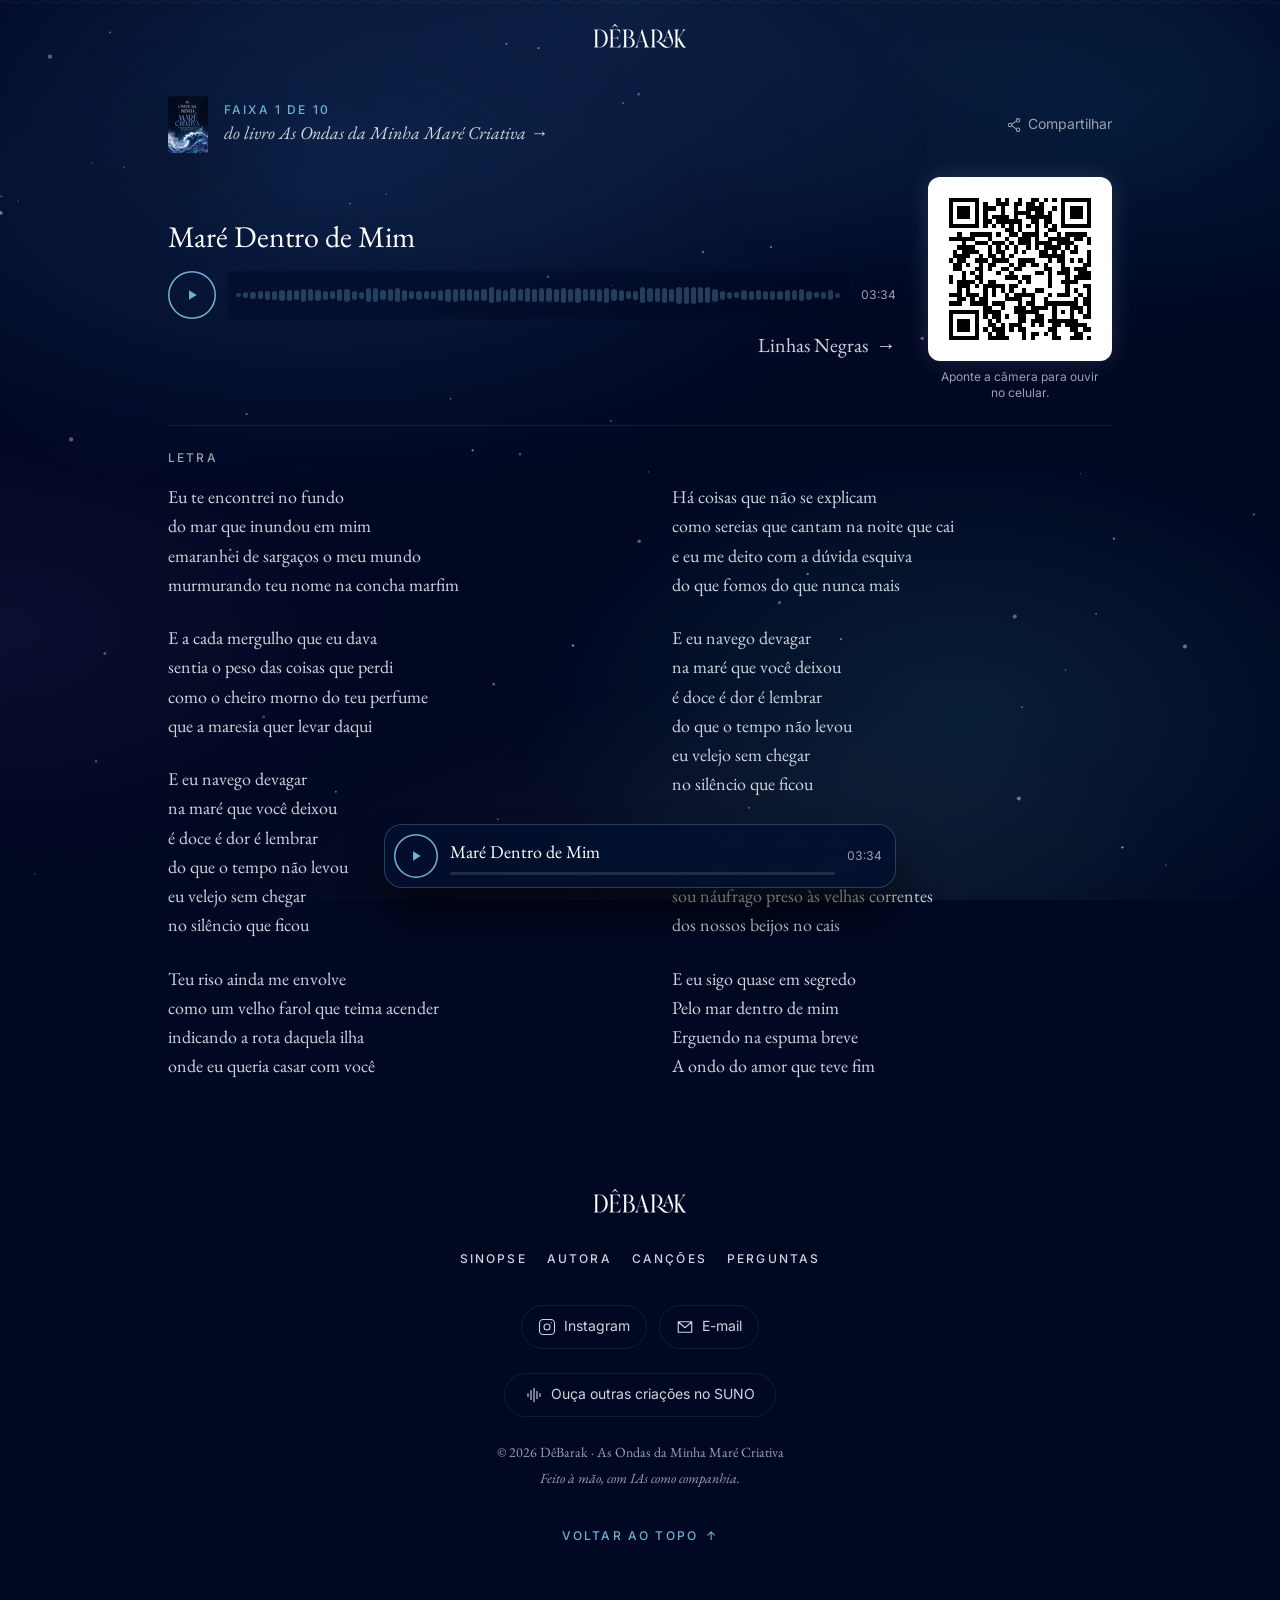
<file: t/01/index.html>
<!DOCTYPE html><html lang="pt-BR" data-astro-cid-ju4pidww><head><meta charset="UTF-8"><meta name="viewport" content="width=device-width, initial-scale=1.0, viewport-fit=cover"><meta name="description" content="Ouça “Maré Dentro de Mim”, faixa 01 do livro As Ondas da Minha Maré Criativa, de DêBarak."><meta name="color-scheme" content="dark"><meta name="theme-color" content="#010822"><meta name="referrer" content="strict-origin-when-cross-origin"><link rel="canonical" href="https://www.debarak.com.br/t/01/"><link rel="alternate" hreflang="pt-BR" href="https://www.debarak.com.br/t/01/"><link rel="icon" type="image/svg+xml" href="/favicon.svg"><link rel="apple-touch-icon" href="/apple-touch-icon.png"><link rel="manifest" href="/manifest.webmanifest"><link rel="preload" href="/_astro/inter-latin-wght-normal.Dx4kXJAl.woff2" as="font" type="font/woff2" crossorigin><link rel="preload" href="/_astro/eb-garamond-latin-400-normal.BCNrxLz_.woff2" as="font" type="font/woff2" crossorigin><link rel="preload" href="/_astro/eb-garamond-latin-400-italic.DSEbMgZu.woff2" as="font" type="font/woff2" crossorigin><title>Maré Dentro de Mim · As Ondas da Minha Maré Criativa</title><meta property="og:type" content="website"><meta property="og:site_name" content="DêBarak"><meta property="og:title" content="Maré Dentro de Mim · As Ondas da Minha Maré Criativa"><meta property="og:description" content="Ouça “Maré Dentro de Mim”, faixa 01 do livro As Ondas da Minha Maré Criativa, de DêBarak."><meta property="og:url" content="https://www.debarak.com.br/t/01/"><meta property="og:image" content="https://www.debarak.com.br/og/01.jpg"><meta property="og:image:width" content="1200"><meta property="og:image:height" content="630"><meta property="og:image:type" content="image/jpeg"><meta property="og:image:alt" content="Capa social da faixa 01, “Maré Dentro de Mim”, do livro As Ondas da Minha Maré Criativa"><meta property="og:locale" content="pt_BR"><meta name="twitter:card" content="summary_large_image"><meta name="twitter:title" content="Maré Dentro de Mim · As Ondas da Minha Maré Criativa"><meta name="twitter:description" content="Ouça “Maré Dentro de Mim”, faixa 01 do livro As Ondas da Minha Maré Criativa, de DêBarak."><meta name="twitter:image" content="https://www.debarak.com.br/og/01.jpg"><meta name="twitter:image:alt" content="Capa social da faixa 01, “Maré Dentro de Mim”, do livro As Ondas da Minha Maré Criativa"><script type="application/ld+json">{"@context":"https://schema.org","@type":"WebSite","@id":"https://www.debarak.com.br/#website","url":"https://www.debarak.com.br/","name":"As Ondas da Minha Maré Criativa","alternateName":"DêBarak","description":"Uma obra que une palavras, música e tecnologia para transformar sentimentos em canções e inspirar novas travessias.","inLanguage":"pt-BR","publisher":{"@id":"https://www.debarak.com.br/#author"},"about":{"@id":"https://www.debarak.com.br/#book"}}</script><script type="application/ld+json">{"@context":"https://schema.org","@type":"WebPage","@id":"https://www.debarak.com.br/t/01/#webpage","url":"https://www.debarak.com.br/t/01/","name":"Maré Dentro de Mim · As Ondas da Minha Maré Criativa","description":"Ouça “Maré Dentro de Mim”, faixa 01 do livro As Ondas da Minha Maré Criativa, de DêBarak.","inLanguage":"pt-BR","isPartOf":{"@id":"https://www.debarak.com.br/#website"},"about":{"@id":"https://www.debarak.com.br/#book"},"primaryImageOfPage":"https://www.debarak.com.br/og/01.jpg"}</script><script type="application/ld+json">{"@context":"https://schema.org","@type":"Book","@id":"https://www.debarak.com.br/#book","name":"As Ondas da Minha Maré Criativa","alternateName":"A trilha sonora de uma mulher comum","description":"Uma obra que une palavras, música e tecnologia para transformar sentimentos em canções e inspirar novas travessias.","inLanguage":"pt-BR","author":{"@id":"https://www.debarak.com.br/#author"},"hasPart":{"@id":"https://www.debarak.com.br/#album"},"image":"https://www.debarak.com.br/og-image.jpg","url":"https://www.debarak.com.br/"}</script><script type="application/ld+json">{"@context":"https://schema.org","@type":"Person","@id":"https://www.debarak.com.br/#author","name":"DêBarak","description":"DêBarak é goiana, aposentada e devota fervorosa da música popular brasileira. Cantora de chuveiro por vocação e exploradora de tecnologia por natureza.","url":"https://www.debarak.com.br/","image":"https://www.debarak.com.br/_astro/author-portrait.qljSDqZ9.jpg","nationality":"BR","knowsLanguage":"pt-BR","sameAs":["https://instagram.com/debarak.ondas","https://suno.com/@debarak"]}</script><script type="application/ld+json">{"@context":"https://schema.org","@type":"MusicRecording","@id":"https://www.debarak.com.br/t/01/","url":"https://www.debarak.com.br/t/01/","name":"Maré Dentro de Mim","byArtist":{"@id":"https://www.debarak.com.br/#author"},"inAlbum":{"@id":"https://www.debarak.com.br/#album"},"duration":"PT3M34S","position":1,"audio":"https://www.debarak.com.br/audio/01-mare-dentro-de-mim.mp3"}</script><script type="application/ld+json">{"@context":"https://schema.org","@type":"MusicAlbum","@id":"https://www.debarak.com.br/#album","name":"As Ondas da Minha Maré Criativa","url":"https://www.debarak.com.br/","byArtist":{"@id":"https://www.debarak.com.br/#author"},"numTracks":10,"inLanguage":"pt-BR"}</script><meta http-equiv="content-security-policy" content="default-src 'self';img-src 'self' data:;font-src 'self';media-src 'self';connect-src 'self';object-src 'none';base-uri 'self'; script-src 'self' 'sha256-BF0290pkb3jxQsE7z00xR8Imp8X34FLC88L0lkMnrGw=' 'sha256-QzWFZi+FLIx23tnm9SBU4aEgx4x8DsuASP07mfqol/c=' 'sha256-0chmwFk0zaA528yFfGV7J9ppIpdfTPPULncDF3WG7Zs=' 'sha256-eIXWvAmxkr251LJZkjniEK5LcPF3NkapbJepohwYRIc=' 'sha256-Q2BPg90ZMplYY+FSdApNErhpWafg2hcRRbndmvxuL/Q=' 'sha256-47DEQpj8HBSa+/TImW+5JCeuQeRkm5NMpJWZG3hSuFU='; style-src 'self' ; style-src-elem 'self' 'sha256-qaEx7Vb+wpoYmX73ArfFMrRZn6Dk8BVslhyM0B7ajPk=' 'sha256-47DEQpj8HBSa+/TImW+5JCeuQeRkm5NMpJWZG3hSuFU='; style-src-attr 'unsafe-inline';"><link rel="stylesheet" href="/_astro/Nav.CZeev84g.css"><style>.song-bar[data-astro-cid-2jauokcc]{background-color:var(--track-accent)}.song-scrub[data-astro-cid-2jauokcc]:focus-visible{box-shadow:0 0 0 2px var(--track-accent);outline:none}.song-dock[data-astro-cid-anvv26eo]{right:.75rem;bottom:calc(.75rem + env(safe-area-inset-bottom));z-index:40;background-color:color-mix(in srgb, var(--color-night-mid) 92%, transparent);backdrop-filter:blur(10px);box-shadow:inset 0 0 0 1px color-mix(in srgb, var(--color-cover-blue) 30%, transparent), var(--drop-shadow-book);visibility:hidden;transition:transform var(--duration-reveal) var(--ease-entrance), visibility var(--duration-reveal);border-radius:1.125rem;align-items:center;gap:.75rem;padding:.625rem .875rem .625rem .625rem;display:flex;position:fixed;left:.75rem;transform:translateY(calc(100% + 2rem))}.song-dock[data-astro-cid-anvv26eo][data-visible]{visibility:visible;transform:none}.dock-track[data-astro-cid-anvv26eo]{background-color:var(--color-surface-line);border-radius:2px;height:3px;margin-top:.4rem;display:block;overflow:hidden}.dock-fill[data-astro-cid-anvv26eo]{background-color:var(--track-accent);transform-origin:0;height:100%;display:block;transform:scaleX(0)}@media (width>=48rem){.song-dock[data-astro-cid-anvv26eo]{width:32rem;left:50%;right:auto;transform:translate(-50%,calc(100% + 2rem))}.song-dock[data-astro-cid-anvv26eo][data-visible]{transform:translate(-50%)}}@media (prefers-reduced-motion:reduce){.song-dock[data-astro-cid-anvv26eo]{transition:none}}
</style><script type="module" src="/_astro/page.CMFgH77u.js"></script></head><body id="top" class="flex min-h-svh flex-col" data-astro-cid-ju4pidww><a href="#main-content" class="bg-night-deep border-cover-blue text-cover-blue sr-only focus:not-sr-only focus:fixed focus:top-4 focus:left-4 focus:z-50 focus:rounded-md focus:border focus:px-4 focus:py-2 focus:text-sm focus:font-medium focus:outline-none" data-astro-cid-ju4pidww>Pular para o conteúdo</a><!-- Zero-sized, not display:none: url(#…) can't reliably resolve defs in a non-rendered subtree. --><svg width="0" height="0" aria-hidden="true" focusable="false" class="absolute" data-astro-cid-ju4pidww><defs data-astro-cid-ju4pidww><linearGradient id="wave-gradient" x1="0" y1="0" x2="1" y2="0" data-astro-cid-ju4pidww><stop offset="0%" style="stop-color: var(--color-nebula)" data-astro-cid-ju4pidww></stop><stop offset="55%" style="stop-color: var(--color-cover-blue)" data-astro-cid-ju4pidww></stop><stop offset="100%" style="stop-color: var(--color-moonlight)" data-astro-cid-ju4pidww></stop></linearGradient></defs></svg><div class="aurora-wash" data-anim aria-hidden="true" data-astro-cid-ju4pidww></div><div class="scroll-tide" aria-hidden="true" data-astro-cid-ju4pidww><div class="scroll-tide-fill" data-astro-cid-ju4pidww></div></div><div class="starfield pointer-events-none fixed inset-0 -z-10" data-anim aria-hidden="true" data-astro-cid-t34idrrz><svg class="absolute inset-0 h-full w-full" viewBox="0 0 100 100" preserveAspectRatio="xMidYMid slice" data-astro-cid-t34idrrz><g class="starfield-small" data-astro-cid-t34idrrz><circle cx="88.912" cy="91.989" r="0.054" fill="var(--color-star-cool)" opacity="0.342" data-astro-cid-t34idrrz></circle><circle cx="36.924" cy="50.031" r="0.087" fill="var(--color-star-cool)" opacity="0.581" data-astro-cid-t34idrrz></circle><circle cx="39.565" cy="18.259" r="0.08" fill="var(--color-star-cool)" opacity="0.517" data-astro-cid-t34idrrz></circle><circle cx="30.17" cy="30.006" r="0.052" fill="var(--color-star-cool)" opacity="0.55" data-astro-cid-t34idrrz></circle><circle cx="42.07" cy="18.604" r="0.083" fill="var(--color-star-cool)" opacity="0.481" data-astro-cid-t34idrrz></circle><circle cx="8.601" cy="17.387" r="0.074" fill="var(--color-star-cool)" opacity="0.409" data-astro-cid-t34idrrz></circle><circle cx="63.094" cy="59.689" r="0.104" fill="var(--color-star-cool)" opacity="0.434" data-astro-cid-t34idrrz></circle><circle cx="38.884" cy="78.843" r="0.074" fill="var(--color-star-cool)" opacity="0.356" data-astro-cid-t34idrrz></circle><circle cx="69.303" cy="8.182" r="0.063" fill="var(--color-star-cool)" opacity="0.576" data-astro-cid-t34idrrz></circle><circle cx="87.685" cy="81.04" r="0.092" fill="var(--color-star-cool)" opacity="0.592" data-astro-cid-t34idrrz></circle><circle cx="27.364" cy="30.749" r="0.06" fill="var(--color-star-cool)" opacity="0.506" data-astro-cid-t34idrrz></circle><circle cx="21.672" cy="90.643" r="0.107" fill="var(--color-star-cool)" opacity="0.417" data-astro-cid-t34idrrz></circle><circle cx="3.943" cy="94.056" r="0.074" fill="var(--color-star-cool)" opacity="0.426" data-astro-cid-t34idrrz></circle><circle cx="7.51" cy="74.321" r="0.101" fill="var(--color-star-cool)" opacity="0.331" data-astro-cid-t34idrrz></circle><circle cx="65.707" cy="64.772" r="0.087" fill="var(--color-star-cool)" opacity="0.534" data-astro-cid-t34idrrz></circle><circle cx="11.867" cy="98.74" r="0.052" fill="var(--color-star-cool)" opacity="0.534" data-astro-cid-t34idrrz></circle><circle cx="79.324" cy="9.561" r="0.077" fill="var(--color-star-cool)" opacity="0.431" data-astro-cid-t34idrrz></circle><circle cx="1.409" cy="30.566" r="0.061" fill="var(--color-star-cool)" opacity="0.326" data-astro-cid-t34idrrz></circle><circle cx="11.458" cy="95.09" r="0.084" fill="var(--color-star-cool)" opacity="0.318" data-astro-cid-t34idrrz></circle><circle cx="42.803" cy="36.466" r="0.108" fill="var(--color-star-cool)" opacity="0.507" data-astro-cid-t34idrrz></circle><circle cx="28.778" cy="88.028" r="0.09" fill="var(--color-star-cool)" opacity="0.393" data-astro-cid-t34idrrz></circle><circle cx="2.716" cy="83.107" r="0.052" fill="var(--color-star-cool)" opacity="0.376" data-astro-cid-t34idrrz></circle><circle cx="97.95" cy="55.039" r="0.073" fill="var(--color-star-cool)" opacity="0.557" data-astro-cid-t34idrrz></circle><circle cx="47.814" cy="37.156" r="0.054" fill="var(--color-star-cool)" opacity="0.435" data-astro-cid-t34idrrz></circle><circle cx="85.64" cy="62.791" r="0.075" fill="var(--color-star-cool)" opacity="0.41" data-astro-cid-t34idrrz></circle><circle cx="44.763" cy="65.278" r="0.094" fill="var(--color-star-cool)" opacity="0.582" data-astro-cid-t34idrrz></circle><circle cx="58.516" cy="77.951" r="0.073" fill="var(--color-star-cool)" opacity="0.451" data-astro-cid-t34idrrz></circle><circle cx="60.231" cy="34.141" r="0.092" fill="var(--color-star-cool)" opacity="0.418" data-astro-cid-t34idrrz></circle><circle cx="83.243" cy="67.184" r="0.05" fill="var(--color-star-cool)" opacity="0.582" data-astro-cid-t34idrrz></circle><circle cx="60.885" cy="10.412" r="0.088" fill="var(--color-star-cool)" opacity="0.443" data-astro-cid-t34idrrz></circle><circle cx="26.489" cy="97.158" r="0.105" fill="var(--color-star-cool)" opacity="0.402" data-astro-cid-t34idrrz></circle><circle cx="13.39" cy="60.757" r="0.061" fill="var(--color-star-cool)" opacity="0.557" data-astro-cid-t34idrrz></circle><circle cx="54.92" cy="34.54" r="0.097" fill="var(--color-star-cool)" opacity="0.41" data-astro-cid-t34idrrz></circle><circle cx="84.414" cy="51.842" r="0.052" fill="var(--color-star-cool)" opacity="0.36" data-astro-cid-t34idrrz></circle><circle cx="35.203" cy="45.996" r="0.067" fill="var(--color-star-cool)" opacity="0.507" data-astro-cid-t34idrrz></circle><circle cx="40.622" cy="50.335" r="0.101" fill="var(--color-star-cool)" opacity="0.352" data-astro-cid-t34idrrz></circle><circle cx="34.005" cy="98.192" r="0.055" fill="var(--color-star-cool)" opacity="0.594" data-astro-cid-t34idrrz></circle><circle cx="48.683" cy="22.902" r="0.068" fill="var(--color-star-cool)" opacity="0.433" data-astro-cid-t34idrrz></circle><circle cx="17.991" cy="57.796" r="0.1" fill="var(--color-star-cool)" opacity="0.569" data-astro-cid-t34idrrz></circle><circle cx="75.262" cy="36.209" r="0.052" fill="var(--color-star-cool)" opacity="0.502" data-astro-cid-t34idrrz></circle><circle cx="53.83" cy="91.474" r="0.064" fill="var(--color-star-cool)" opacity="0.333" data-astro-cid-t34idrrz></circle><circle cx="87.027" cy="56.924" r="0.094" fill="var(--color-star-cool)" opacity="0.461" data-astro-cid-t34idrrz></circle><circle cx="8.187" cy="65.893" r="0.105" fill="var(--color-star-cool)" opacity="0.386" data-astro-cid-t34idrrz></circle><circle cx="50.643" cy="51.713" r="0.054" fill="var(--color-star-cool)" opacity="0.508" data-astro-cid-t34idrrz></circle><circle cx="47.729" cy="47.719" r="0.084" fill="var(--color-star-cool)" opacity="0.327" data-astro-cid-t34idrrz></circle><circle cx="32.778" cy="87.243" r="0.092" fill="var(--color-star-cool)" opacity="0.544" data-astro-cid-t34idrrz></circle><circle cx="39.123" cy="3.619" r="0.1" fill="var(--color-star-cool)" opacity="0.358" data-astro-cid-t34idrrz></circle><circle cx="0.098" cy="30.18" r="0.068" fill="var(--color-star-cool)" opacity="0.469" data-astro-cid-t34idrrz></circle><circle cx="49.035" cy="0.26" r="0.075" fill="var(--color-star-cool)" opacity="0.378" data-astro-cid-t34idrrz></circle><circle cx="19.27" cy="47.192" r="0.081" fill="var(--color-star-cool)" opacity="0.483" data-astro-cid-t34idrrz></circle><circle cx="44.133" cy="4.309" r="0.107" fill="var(--color-star-cool)" opacity="0.586" data-astro-cid-t34idrrz></circle><circle cx="56.96" cy="4.944" r="0.052" fill="var(--color-star-cool)" opacity="0.486" data-astro-cid-t34idrrz></circle><circle cx="91.083" cy="82.431" r="0.057" fill="var(--color-star-cool)" opacity="0.583" data-astro-cid-t34idrrz></circle><circle cx="79.835" cy="70.103" r="0.081" fill="var(--color-star-cool)" opacity="0.378" data-astro-cid-t34idrrz></circle><circle cx="56.551" cy="1.294" r="0.085" fill="var(--color-star-cool)" opacity="0.57" data-astro-cid-t34idrrz></circle><circle cx="54.563" cy="9.337" r="0.088" fill="var(--color-star-cool)" opacity="0.359" data-astro-cid-t34idrrz></circle><circle cx="7.204" cy="27.565" r="0.05" fill="var(--color-star-cool)" opacity="0.445" data-astro-cid-t34idrrz></circle><circle cx="47.809" cy="89.311" r="0.052" fill="var(--color-star-cool)" opacity="0.328" data-astro-cid-t34idrrz></circle><circle cx="9.709" cy="27.909" r="0.054" fill="var(--color-star-cool)" opacity="0.409" data-astro-cid-t34idrrz></circle><circle cx="26.24" cy="76.693" r="0.075" fill="var(--color-star-cool)" opacity="0.487" data-astro-cid-t34idrrz></circle></g><g class="starfield-medium" data-astro-cid-t34idrrz><circle cx="92.575" cy="65.354" r="0.158" fill="var(--color-star-violet)" style="--star-opacity:0.675;--twinkle-delay:5.909s;--twinkle-duration:5.033s;" data-astro-cid-t34idrrz></circle><circle cx="12.501" cy="91.606" r="0.136" fill="var(--color-star-violet)" style="--star-opacity:0.518;--twinkle-delay:4.577s;--twinkle-duration:4.175s;" data-astro-cid-t34idrrz></circle><circle cx="31.5" cy="5.822" r="0.152" fill="var(--color-star-violet)" style="--star-opacity:0.747;--twinkle-delay:1.189s;--twinkle-duration:5.503s;" data-astro-cid-t34idrrz></circle><circle cx="82.907" cy="41.334" r="0.148" fill="var(--color-star-violet)" style="--star-opacity:0.428;--twinkle-delay:3.746s;--twinkle-duration:6.35s;" data-astro-cid-t34idrrz></circle><circle cx="0.055" cy="31.475" r="0.154" fill="var(--color-star-violet)" style="--star-opacity:0.729;--twinkle-delay:2.247s;--twinkle-duration:4.048s;" data-astro-cid-t34idrrz></circle><circle cx="16.277" cy="9.579" r="0.108" fill="var(--color-star-violet)" style="--star-opacity:0.715;--twinkle-delay:4.692s;--twinkle-duration:3.931s;" data-astro-cid-t34idrrz></circle><circle cx="64.906" cy="8.98" r="0.131" fill="var(--color-star-violet)" style="--star-opacity:0.503;--twinkle-delay:1.082s;--twinkle-duration:3.333s;" data-astro-cid-t34idrrz></circle><circle cx="79.276" cy="63.011" r="0.164" fill="var(--color-star-violet)" style="--star-opacity:0.56;--twinkle-delay:5.417s;--twinkle-duration:3.587s;" data-astro-cid-t34idrrz></circle><circle cx="92.719" cy="5.004" r="0.146" fill="var(--color-star-violet)" style="--star-opacity:0.653;--twinkle-delay:1.696s;--twinkle-duration:6.026s;" data-astro-cid-t34idrrz></circle><circle cx="38.571" cy="68.293" r="0.107" fill="var(--color-star-violet)" style="--star-opacity:0.549;--twinkle-delay:3.919s;--twinkle-duration:3.984s;" data-astro-cid-t34idrrz></circle><circle cx="50.163" cy="86.213" r="0.167" fill="var(--color-star-violet)" style="--star-opacity:0.713;--twinkle-delay:2.087s;--twinkle-duration:6.793s;" data-astro-cid-t34idrrz></circle><circle cx="60.829" cy="92.095" r="0.176" fill="var(--color-star-violet)" style="--star-opacity:0.563;--twinkle-delay:4.199s;--twinkle-duration:3.788s;" data-astro-cid-t34idrrz></circle><circle cx="3.903" cy="19.273" r="0.165" fill="var(--color-star-violet)" style="--star-opacity:0.565;--twinkle-delay:0.256s;--twinkle-duration:4.301s;" data-astro-cid-t34idrrz></circle><circle cx="12.717" cy="1.082" r="0.162" fill="var(--color-star-violet)" style="--star-opacity:0.486;--twinkle-delay:4.257s;--twinkle-duration:5.666s;" data-astro-cid-t34idrrz></circle><circle cx="20.605" cy="70.853" r="0.109" fill="var(--color-star-violet)" style="--star-opacity:0.443;--twinkle-delay:0.202s;--twinkle-duration:5.216s;" data-astro-cid-t34idrrz></circle><circle cx="60.901" cy="61.92" r="0.125" fill="var(--color-star-violet)" style="--star-opacity:0.552;--twinkle-delay:2.092s;--twinkle-duration:4.284s;" data-astro-cid-t34idrrz></circle><circle cx="66.938" cy="7.617" r="0.15" fill="var(--color-star-violet)" style="--star-opacity:0.58;--twinkle-delay:5.927s;--twinkle-duration:4.205s;" data-astro-cid-t34idrrz></circle><circle cx="72.048" cy="41.277" r="0.125" fill="var(--color-star-violet)" style="--star-opacity:0.644;--twinkle-delay:1.705s;--twinkle-duration:6.31s;" data-astro-cid-t34idrrz></circle><circle cx="9.566" cy="96.233" r="0.168" fill="var(--color-star-violet)" style="--star-opacity:0.51;--twinkle-delay:3.429s;--twinkle-duration:3.935s;" data-astro-cid-t34idrrz></circle><circle cx="12.825" cy="5.819" r="0.131" fill="var(--color-star-violet)" style="--star-opacity:0.645;--twinkle-delay:1.096s;--twinkle-duration:6.411s;" data-astro-cid-t34idrrz></circle><circle cx="15.158" cy="3.368" r="0.133" fill="var(--color-star-violet)" style="--star-opacity:0.466;--twinkle-delay:2.709s;--twinkle-duration:3.072s;" data-astro-cid-t34idrrz></circle><circle cx="49.898" cy="22.213" r="0.114" fill="var(--color-star-violet)" style="--star-opacity:0.439;--twinkle-delay:4.265s;--twinkle-duration:3.252s;" data-astro-cid-t34idrrz></circle><circle cx="50.379" cy="95.688" r="0.104" fill="var(--color-star-violet)" style="--star-opacity:0.681;--twinkle-delay:1.766s;--twinkle-duration:4.283s;" data-astro-cid-t34idrrz></circle><circle cx="49.934" cy="57.126" r="0.133" fill="var(--color-star-violet)" style="--star-opacity:0.609;--twinkle-delay:3.212s;--twinkle-duration:3.5s;" data-astro-cid-t34idrrz></circle><circle cx="81.896" cy="39.86" r="0.142" fill="var(--color-star-violet)" style="--star-opacity:0.689;--twinkle-delay:4.602s;--twinkle-duration:6.235s;" data-astro-cid-t34idrrz></circle><circle cx="79.6" cy="77.224" r="0.159" fill="var(--color-star-violet)" style="--star-opacity:0.688;--twinkle-delay:1.936s;--twinkle-duration:5.822s;" data-astro-cid-t34idrrz></circle><circle cx="76.377" cy="2.55" r="0.126" fill="var(--color-star-violet)" style="--star-opacity:0.723;--twinkle-delay:3.215s;--twinkle-duration:3.595s;" data-astro-cid-t34idrrz></circle><circle cx="5.562" cy="49.173" r="0.162" fill="var(--color-star-violet)" style="--star-opacity:0.56;--twinkle-delay:4.438s;--twinkle-duration:4.885s;" data-astro-cid-t34idrrz></circle></g></svg></div><header class="absolute inset-x-0 top-0 z-30"><div class="page-container flex items-center justify-center pt-[calc(1.5rem+env(safe-area-inset-top))] pb-6"><!-- `-m-2 p-2` enlarges the tap target without changing layout. --><a href="/" class="-m-2 flex items-center p-2 transition-opacity active:opacity-70" aria-label="DêBarak"><img src="/_astro/wordmark.DsOjPOXy_Z1fRK1r.webp" srcset="/_astro/wordmark.DsOjPOXy_Z1fRK1r.webp 1x, /_astro/wordmark.DsOjPOXy_O6jW4.webp 2x" alt loading="eager" decoding="async" width="92" height="24" class="h-5 w-auto md:h-6"></a></div></header><!-- `min-h-full` on a child computes to zero here (main's height is auto); use `centerMain`. --><main id="main-content" class="flex-1 flex flex-col" data-astro-cid-ju4pidww><div class="flex flex-1 flex-col"><section class="page-container my-auto flex w-full flex-col gap-4 pt-20 pb-6 md:gap-6 md:pt-24 md:pb-12"><div class="flex flex-col items-start gap-3 md:flex-row md:items-center md:justify-between md:gap-4"><a href="/" class="group flex min-w-0 items-center gap-4"><img src="/_astro/book-cover.D2BoXesk_Z4ji7c.webp" srcset="/_astro/book-cover.D2BoXesk_Z1hbP4J.webp 40w, /_astro/book-cover.D2BoXesk_Z12WPbr.webp 80w" alt sizes="40px" loading="lazy" decoding="async" width="1080" height="1526" class="drop-shadow-book hidden h-auto w-10 rounded-xs md:block"><span class="flex flex-col"><span class="eyebrow text-cover-blue">Faixa 1 de 10</span><span class="group-hover:text-cover-blue font-serif text-base text-neutral-300 italic transition-colors md:text-lg">do livro As Ondas da Minha Maré Criativa →</span></span></a><!-- `-m-3 p-3` enlarges the tap target without changing layout. --><button type="button" data-track-share data-share-title="Maré Dentro de Mim" class="hover:text-cover-blue -m-3 flex shrink-0 items-center gap-1.5 p-3 text-sm text-neutral-400 transition-colors" aria-label="Compartilhar Maré Dentro de Mim"><svg width="16" height="16" viewBox="0 0 24 24" fill="none" stroke="currentColor" stroke-width="1.6" stroke-linecap="round" stroke-linejoin="round" aria-hidden="true"><circle cx="18" cy="5" r="2.6"></circle><circle cx="6" cy="12" r="2.6"></circle><circle cx="18" cy="19" r="2.6"></circle><line x1="8.5" y1="10.8" x2="15.5" y2="6.2"></line><line x1="8.5" y1="13.2" x2="15.5" y2="17.8"></line></svg><span data-share-label aria-live="polite">Compartilhar</span></button></div><article class="song-slide track-tinted"><div class="flex flex-col gap-6"><div class="flex flex-col gap-4 md:flex-row md:items-center md:gap-8"><div class="flex min-w-0 flex-1 flex-col gap-4"><h1 class="font-serif text-2xl text-white md:text-3xl">Maré Dentro de Mim</h1><div class="flex flex-col gap-3" data-astro-cid-2jauokcc><audio id="track-01" preload="none" src="/audio/01-mare-dentro-de-mim.mp3" data-track-number="01" data-astro-cid-2jauokcc></audio><div class="flex items-center gap-3" data-astro-cid-2jauokcc><button type="button" class="song-play-btn play-ring flex h-11 w-11 shrink-0 items-center justify-center rounded-full md:h-12 md:w-12" data-audio-target="track-01" data-state="idle" data-song-label="Maré Dentro de Mim" data-song-artist="DêBarak" data-song-album="As Ondas da Minha Maré Criativa" data-song-artwork="/_astro/book-cover.D2BoXesk.jpg" data-song-artwork-sizes="1080x1526" aria-label="Ouvir Maré Dentro de Mim" data-astro-cid-2jauokcc><svg class="play-icon" width="14" height="14" viewBox="0 0 24 24" fill="currentColor" aria-hidden="true"><path d="M7 4l13 8-13 8z"></path></svg><svg class="pause-icon" width="14" height="14" viewBox="0 0 24 24" fill="currentColor" aria-hidden="true"><path d="M6 4h4v16H6zM14 4h4v16h-4z"></path></svg><svg class="loading-icon" width="14" height="14" viewBox="0 0 24 24" fill="none" aria-hidden="true"><circle cx="12" cy="12" r="9" stroke="currentColor" stroke-width="2.5" opacity="0.25"></circle><path d="M21 12a9 9 0 0 0-9-9" stroke="currentColor" stroke-width="2.5" stroke-linecap="round"></path></svg></button><div class="song-scrub bg-night-deep/40 hover:bg-night-deep/60 flex h-11 flex-1 cursor-pointer touch-pan-y items-center gap-px overflow-hidden sm:gap-[2px] rounded-md px-2 transition-colors outline-none md:h-12" data-song-scrub role="slider" tabindex="0" aria-label="Posição em Maré Dentro de Mim. Setas movem 5 segundos." aria-valuemin="0" aria-valuemax="100" aria-valuenow="0" aria-valuetext="0:00" aria-orientation="horizontal" data-astro-cid-2jauokcc><span class="song-bar min-w-0 flex-1 rounded-full" style="height:4px;opacity:0.3;" data-base-height="4" data-astro-cid-2jauokcc></span><span class="song-bar min-w-0 flex-1 rounded-full" style="height:6px;opacity:0.3;" data-base-height="6" data-astro-cid-2jauokcc></span><span class="song-bar min-w-0 flex-1 rounded-full" style="height:7px;opacity:0.3;" data-base-height="7" data-astro-cid-2jauokcc></span><span class="song-bar min-w-0 flex-1 rounded-full" style="height:8px;opacity:0.3;" data-base-height="8" data-astro-cid-2jauokcc></span><span class="song-bar min-w-0 flex-1 rounded-full" style="height:9px;opacity:0.3;" data-base-height="9" data-astro-cid-2jauokcc></span><span class="song-bar min-w-0 flex-1 rounded-full" style="height:9px;opacity:0.3;" data-base-height="9" data-astro-cid-2jauokcc></span><span class="song-bar min-w-0 flex-1 rounded-full" style="height:11px;opacity:0.3;" data-base-height="11" data-astro-cid-2jauokcc></span><span class="song-bar min-w-0 flex-1 rounded-full" style="height:11px;opacity:0.3;" data-base-height="11" data-astro-cid-2jauokcc></span><span class="song-bar min-w-0 flex-1 rounded-full" style="height:10px;opacity:0.3;" data-base-height="10" data-astro-cid-2jauokcc></span><span class="song-bar min-w-0 flex-1 rounded-full" style="height:13px;opacity:0.3;" data-base-height="13" data-astro-cid-2jauokcc></span><span class="song-bar min-w-0 flex-1 rounded-full" style="height:12px;opacity:0.3;" data-base-height="12" data-astro-cid-2jauokcc></span><span class="song-bar min-w-0 flex-1 rounded-full" style="height:11px;opacity:0.3;" data-base-height="11" data-astro-cid-2jauokcc></span><span class="song-bar min-w-0 flex-1 rounded-full" style="height:9px;opacity:0.3;" data-base-height="9" data-astro-cid-2jauokcc></span><span class="song-bar min-w-0 flex-1 rounded-full" style="height:8px;opacity:0.3;" data-base-height="8" data-astro-cid-2jauokcc></span><span class="song-bar min-w-0 flex-1 rounded-full" style="height:12px;opacity:0.3;" data-base-height="12" data-astro-cid-2jauokcc></span><span class="song-bar min-w-0 flex-1 rounded-full" style="height:13px;opacity:0.3;" data-base-height="13" data-astro-cid-2jauokcc></span><span class="song-bar min-w-0 flex-1 rounded-full" style="height:9px;opacity:0.3;" data-base-height="9" data-astro-cid-2jauokcc></span><span class="song-bar min-w-0 flex-1 rounded-full" style="height:7px;opacity:0.3;" data-base-height="7" data-astro-cid-2jauokcc></span><span class="song-bar min-w-0 flex-1 rounded-full" style="height:14px;opacity:0.3;" data-base-height="14" data-astro-cid-2jauokcc></span><span class="song-bar min-w-0 flex-1 rounded-full" style="height:14px;opacity:0.3;" data-base-height="14" data-astro-cid-2jauokcc></span><span class="song-bar min-w-0 flex-1 rounded-full" style="height:10px;opacity:0.3;" data-base-height="10" data-astro-cid-2jauokcc></span><span class="song-bar min-w-0 flex-1 rounded-full" style="height:12px;opacity:0.3;" data-base-height="12" data-astro-cid-2jauokcc></span><span class="song-bar min-w-0 flex-1 rounded-full" style="height:14px;opacity:0.3;" data-base-height="14" data-astro-cid-2jauokcc></span><span class="song-bar min-w-0 flex-1 rounded-full" style="height:11px;opacity:0.3;" data-base-height="11" data-astro-cid-2jauokcc></span><span class="song-bar min-w-0 flex-1 rounded-full" style="height:8px;opacity:0.3;" data-base-height="8" data-astro-cid-2jauokcc></span><span class="song-bar min-w-0 flex-1 rounded-full" style="height:9px;opacity:0.3;" data-base-height="9" data-astro-cid-2jauokcc></span><span class="song-bar min-w-0 flex-1 rounded-full" style="height:8px;opacity:0.3;" data-base-height="8" data-astro-cid-2jauokcc></span><span class="song-bar min-w-0 flex-1 rounded-full" style="height:8px;opacity:0.3;" data-base-height="8" data-astro-cid-2jauokcc></span><span class="song-bar min-w-0 flex-1 rounded-full" style="height:11px;opacity:0.3;" data-base-height="11" data-astro-cid-2jauokcc></span><span class="song-bar min-w-0 flex-1 rounded-full" style="height:13px;opacity:0.3;" data-base-height="13" data-astro-cid-2jauokcc></span><span class="song-bar min-w-0 flex-1 rounded-full" style="height:13px;opacity:0.3;" data-base-height="13" data-astro-cid-2jauokcc></span><span class="song-bar min-w-0 flex-1 rounded-full" style="height:12px;opacity:0.3;" data-base-height="12" data-astro-cid-2jauokcc></span><span class="song-bar min-w-0 flex-1 rounded-full" style="height:12px;opacity:0.3;" data-base-height="12" data-astro-cid-2jauokcc></span><span class="song-bar min-w-0 flex-1 rounded-full" style="height:11px;opacity:0.3;" data-base-height="11" data-astro-cid-2jauokcc></span><span class="song-bar min-w-0 flex-1 rounded-full" style="height:12px;opacity:0.3;" data-base-height="12" data-astro-cid-2jauokcc></span><span class="song-bar min-w-0 flex-1 rounded-full" style="height:16px;opacity:0.3;" data-base-height="16" data-astro-cid-2jauokcc></span><span class="song-bar min-w-0 flex-1 rounded-full" style="height:13px;opacity:0.3;" data-base-height="13" data-astro-cid-2jauokcc></span><span class="song-bar min-w-0 flex-1 rounded-full" style="height:11px;opacity:0.3;" data-base-height="11" data-astro-cid-2jauokcc></span><span class="song-bar min-w-0 flex-1 rounded-full" style="height:14px;opacity:0.3;" data-base-height="14" data-astro-cid-2jauokcc></span><span class="song-bar min-w-0 flex-1 rounded-full" style="height:12px;opacity:0.3;" data-base-height="12" data-astro-cid-2jauokcc></span><span class="song-bar min-w-0 flex-1 rounded-full" style="height:14px;opacity:0.3;" data-base-height="14" data-astro-cid-2jauokcc></span><span class="song-bar min-w-0 flex-1 rounded-full" style="height:13px;opacity:0.3;" data-base-height="13" data-astro-cid-2jauokcc></span><span class="song-bar min-w-0 flex-1 rounded-full" style="height:14px;opacity:0.3;" data-base-height="14" data-astro-cid-2jauokcc></span><span class="song-bar min-w-0 flex-1 rounded-full" style="height:14px;opacity:0.3;" data-base-height="14" data-astro-cid-2jauokcc></span><span class="song-bar min-w-0 flex-1 rounded-full" style="height:13px;opacity:0.3;" data-base-height="13" data-astro-cid-2jauokcc></span><span class="song-bar min-w-0 flex-1 rounded-full" style="height:15px;opacity:0.3;" data-base-height="15" data-astro-cid-2jauokcc></span><span class="song-bar min-w-0 flex-1 rounded-full" style="height:13px;opacity:0.3;" data-base-height="13" data-astro-cid-2jauokcc></span><span class="song-bar min-w-0 flex-1 rounded-full" style="height:15px;opacity:0.3;" data-base-height="15" data-astro-cid-2jauokcc></span><span class="song-bar min-w-0 flex-1 rounded-full" style="height:12px;opacity:0.3;" data-base-height="12" data-astro-cid-2jauokcc></span><span class="song-bar min-w-0 flex-1 rounded-full" style="height:12px;opacity:0.3;" data-base-height="12" data-astro-cid-2jauokcc></span><span class="song-bar min-w-0 flex-1 rounded-full" style="height:13px;opacity:0.3;" data-base-height="13" data-astro-cid-2jauokcc></span><span class="song-bar min-w-0 flex-1 rounded-full" style="height:15px;opacity:0.3;" data-base-height="15" data-astro-cid-2jauokcc></span><span class="song-bar min-w-0 flex-1 rounded-full" style="height:12px;opacity:0.3;" data-base-height="12" data-astro-cid-2jauokcc></span><span class="song-bar min-w-0 flex-1 rounded-full" style="height:11px;opacity:0.3;" data-base-height="11" data-astro-cid-2jauokcc></span><span class="song-bar min-w-0 flex-1 rounded-full" style="height:8px;opacity:0.3;" data-base-height="8" data-astro-cid-2jauokcc></span><span class="song-bar min-w-0 flex-1 rounded-full" style="height:9px;opacity:0.3;" data-base-height="9" data-astro-cid-2jauokcc></span><span class="song-bar min-w-0 flex-1 rounded-full" style="height:16px;opacity:0.3;" data-base-height="16" data-astro-cid-2jauokcc></span><span class="song-bar min-w-0 flex-1 rounded-full" style="height:14px;opacity:0.3;" data-base-height="14" data-astro-cid-2jauokcc></span><span class="song-bar min-w-0 flex-1 rounded-full" style="height:14px;opacity:0.3;" data-base-height="14" data-astro-cid-2jauokcc></span><span class="song-bar min-w-0 flex-1 rounded-full" style="height:15px;opacity:0.3;" data-base-height="15" data-astro-cid-2jauokcc></span><span class="song-bar min-w-0 flex-1 rounded-full" style="height:13px;opacity:0.3;" data-base-height="13" data-astro-cid-2jauokcc></span><span class="song-bar min-w-0 flex-1 rounded-full" style="height:17px;opacity:0.3;" data-base-height="17" data-astro-cid-2jauokcc></span><span class="song-bar min-w-0 flex-1 rounded-full" style="height:17px;opacity:0.3;" data-base-height="17" data-astro-cid-2jauokcc></span><span class="song-bar min-w-0 flex-1 rounded-full" style="height:17px;opacity:0.3;" data-base-height="17" data-astro-cid-2jauokcc></span><span class="song-bar min-w-0 flex-1 rounded-full" style="height:16px;opacity:0.3;" data-base-height="16" data-astro-cid-2jauokcc></span><span class="song-bar min-w-0 flex-1 rounded-full" style="height:16px;opacity:0.3;" data-base-height="16" data-astro-cid-2jauokcc></span><span class="song-bar min-w-0 flex-1 rounded-full" style="height:13px;opacity:0.3;" data-base-height="13" data-astro-cid-2jauokcc></span><span class="song-bar min-w-0 flex-1 rounded-full" style="height:9px;opacity:0.3;" data-base-height="9" data-astro-cid-2jauokcc></span><span class="song-bar min-w-0 flex-1 rounded-full" style="height:7px;opacity:0.3;" data-base-height="7" data-astro-cid-2jauokcc></span><span class="song-bar min-w-0 flex-1 rounded-full" style="height:6px;opacity:0.3;" data-base-height="6" data-astro-cid-2jauokcc></span><span class="song-bar min-w-0 flex-1 rounded-full" style="height:10px;opacity:0.3;" data-base-height="10" data-astro-cid-2jauokcc></span><span class="song-bar min-w-0 flex-1 rounded-full" style="height:9px;opacity:0.3;" data-base-height="9" data-astro-cid-2jauokcc></span><span class="song-bar min-w-0 flex-1 rounded-full" style="height:10px;opacity:0.3;" data-base-height="10" data-astro-cid-2jauokcc></span><span class="song-bar min-w-0 flex-1 rounded-full" style="height:9px;opacity:0.3;" data-base-height="9" data-astro-cid-2jauokcc></span><span class="song-bar min-w-0 flex-1 rounded-full" style="height:9px;opacity:0.3;" data-base-height="9" data-astro-cid-2jauokcc></span><span class="song-bar min-w-0 flex-1 rounded-full" style="height:9px;opacity:0.3;" data-base-height="9" data-astro-cid-2jauokcc></span><span class="song-bar min-w-0 flex-1 rounded-full" style="height:11px;opacity:0.3;" data-base-height="11" data-astro-cid-2jauokcc></span><span class="song-bar min-w-0 flex-1 rounded-full" style="height:10px;opacity:0.3;" data-base-height="10" data-astro-cid-2jauokcc></span><span class="song-bar min-w-0 flex-1 rounded-full" style="height:12px;opacity:0.3;" data-base-height="12" data-astro-cid-2jauokcc></span><span class="song-bar min-w-0 flex-1 rounded-full" style="height:9px;opacity:0.3;" data-base-height="9" data-astro-cid-2jauokcc></span><span class="song-bar min-w-0 flex-1 rounded-full" style="height:6px;opacity:0.3;" data-base-height="6" data-astro-cid-2jauokcc></span><span class="song-bar min-w-0 flex-1 rounded-full" style="height:7px;opacity:0.3;" data-base-height="7" data-astro-cid-2jauokcc></span><span class="song-bar min-w-0 flex-1 rounded-full" style="height:10px;opacity:0.3;" data-base-height="10" data-astro-cid-2jauokcc></span><span class="song-bar min-w-0 flex-1 rounded-full" style="height:5px;opacity:0.3;" data-base-height="5" data-astro-cid-2jauokcc></span></div><span class="shrink-0 text-xs text-neutral-400 tabular-nums" data-astro-cid-2jauokcc>03:34</span></div><p data-song-error class="hidden text-xs text-red-300" role="alert" data-astro-cid-2jauokcc></p><nav aria-label="Outras faixas" class="flex flex-col gap-1.5 sm:flex-row sm:items-center sm:justify-between sm:gap-4" data-astro-cid-2jauokcc><span class="hidden sm:block" data-astro-cid-2jauokcc></span><a href="/t/02/" class="hover:text-cover-blue -my-2 flex max-w-full min-w-0 items-center gap-2 self-end py-2 font-serif text-lg text-neutral-300 transition-colors sm:self-auto md:text-xl" aria-label="Próxima faixa: Linhas Negras" data-astro-cid-2jauokcc><span class="truncate" data-astro-cid-2jauokcc>Linhas Negras</span><span aria-hidden="true" data-astro-cid-2jauokcc>→</span></a></nav></div></div><figure class="hidden shrink-0 flex-col items-center gap-2 md:flex"><div class="qr-plate rounded-xl bg-white p-3"><img src="/qr/01.svg" width="160" height="160" loading="lazy" alt="QR code que abre a página de Maré Dentro de Mim" class="h-40 w-40"></div><figcaption class="max-w-40 text-center text-xs text-neutral-400">Aponte a câmera para ouvir no celular.</figcaption></figure></div><div class="border-surface-border border-t pt-5 md:pt-6"><div data-song-lyrics class="min-w-0"><p class="eyebrow mb-4 text-neutral-400">Letra</p><div class="lg:columns-2 lg:gap-x-16"><p class="mb-6 break-inside-avoid font-serif text-lg leading-snug text-neutral-300 last:mb-0 md:leading-relaxed"><span class="block pl-4 -indent-4">Eu te encontrei no fundo</span><span class="block pl-4 -indent-4">do mar que inundou em mim</span><span class="block pl-4 -indent-4">emaranhei de sargaços o meu mundo</span><span class="block pl-4 -indent-4">murmurando teu nome na concha marfim</span></p><p class="mb-6 break-inside-avoid font-serif text-lg leading-snug text-neutral-300 last:mb-0 md:leading-relaxed"><span class="block pl-4 -indent-4">E a cada mergulho que eu dava</span><span class="block pl-4 -indent-4">sentia o peso das coisas que perdi</span><span class="block pl-4 -indent-4">como o cheiro morno do teu perfume</span><span class="block pl-4 -indent-4">que a maresia quer levar daqui</span></p><p class="mb-6 break-inside-avoid font-serif text-lg leading-snug text-neutral-300 last:mb-0 md:leading-relaxed"><span class="block pl-4 -indent-4">E eu navego devagar</span><span class="block pl-4 -indent-4">na maré que você deixou</span><span class="block pl-4 -indent-4">é doce é dor é lembrar</span><span class="block pl-4 -indent-4">do que o tempo não levou</span><span class="block pl-4 -indent-4">eu velejo sem chegar</span><span class="block pl-4 -indent-4">no silêncio que ficou</span></p><p class="mb-6 break-inside-avoid font-serif text-lg leading-snug text-neutral-300 last:mb-0 md:leading-relaxed"><span class="block pl-4 -indent-4">Teu riso ainda me envolve</span><span class="block pl-4 -indent-4">como um velho farol que teima acender</span><span class="block pl-4 -indent-4">indicando a rota daquela ilha</span><span class="block pl-4 -indent-4">onde eu queria casar com você</span></p><p class="mb-6 break-inside-avoid font-serif text-lg leading-snug text-neutral-300 last:mb-0 md:leading-relaxed"><span class="block pl-4 -indent-4">Há coisas que não se explicam</span><span class="block pl-4 -indent-4">como sereias que cantam na noite que cai</span><span class="block pl-4 -indent-4">e eu me deito com a dúvida esquiva</span><span class="block pl-4 -indent-4">do que fomos do que nunca mais</span></p><p class="mb-6 break-inside-avoid font-serif text-lg leading-snug text-neutral-300 last:mb-0 md:leading-relaxed"><span class="block pl-4 -indent-4">E eu navego devagar</span><span class="block pl-4 -indent-4">na maré que você deixou</span><span class="block pl-4 -indent-4">é doce é dor é lembrar</span><span class="block pl-4 -indent-4">do que o tempo não levou</span><span class="block pl-4 -indent-4">eu velejo sem chegar</span><span class="block pl-4 -indent-4">no silêncio que ficou</span></p><p class="mb-6 break-inside-avoid font-serif text-lg leading-snug text-neutral-300 last:mb-0 md:leading-relaxed"><span class="block pl-4 -indent-4">Se eu fechar os olhos volto</span><span class="block pl-4 -indent-4">se eu abro a mente se desfaz</span><span class="block pl-4 -indent-4">sou náufrago preso às velhas correntes</span><span class="block pl-4 -indent-4">dos nossos beijos no cais</span></p><p class="mb-6 break-inside-avoid font-serif text-lg leading-snug text-neutral-300 last:mb-0 md:leading-relaxed"><span class="block pl-4 -indent-4">E eu sigo quase em segredo</span><span class="block pl-4 -indent-4">Pelo mar dentro de mim</span><span class="block pl-4 -indent-4">Erguendo na espuma breve</span><span class="block pl-4 -indent-4">A ondo do amor que teve fim</span></p></div></div></div></div></article></section><div data-song-dock class="song-dock track-tinted" data-astro-cid-anvv26eo><button type="button" data-dock-toggle data-state="idle" class="play-ring flex h-11 w-11 flex-none items-center justify-center rounded-full" aria-label="Ouvir Maré Dentro de Mim" data-astro-cid-anvv26eo><svg class="play-icon" width="14" height="14" viewBox="0 0 24 24" fill="currentColor" aria-hidden="true"><path d="M7 4l13 8-13 8z"></path></svg><svg class="pause-icon" width="14" height="14" viewBox="0 0 24 24" fill="currentColor" aria-hidden="true"><path d="M6 4h4v16H6zM14 4h4v16h-4z"></path></svg></button><span class="min-w-0 flex-1" data-astro-cid-anvv26eo><span class="block truncate font-serif text-lg text-white" data-astro-cid-anvv26eo>Maré Dentro de Mim</span><span class="dock-track" aria-hidden="true" data-astro-cid-anvv26eo><span data-dock-fill class="dock-fill" data-astro-cid-anvv26eo></span></span></span><span class="shrink-0 text-xs text-neutral-400 tabular-nums" data-astro-cid-anvv26eo>03:34</span></div><script type="module" src="/_astro/SongDock.astro_astro_type_script_index_0_lang.Bu8l3_A1.js"></script></div></main><!-- `w-full` is required: in the body flex column, auto margins would shrink the footer to fit-content. --><footer class="page-container w-full pt-6 pb-[calc(1.5rem+env(safe-area-inset-bottom))] md:pt-12 md:pb-[calc(3rem+env(safe-area-inset-bottom))]"><div class="flex flex-col items-center justify-center gap-4 text-center md:gap-6"><div class="hidden md:block"><!-- `-m-2 p-2` enlarges the tap target without changing layout. --><a href="#top" class="-m-2 flex items-center p-2 transition-opacity active:opacity-70" aria-label="DêBarak"><img src="/_astro/wordmark.DsOjPOXy_Z1fRK1r.webp" srcset="/_astro/wordmark.DsOjPOXy_Z1fRK1r.webp 1x, /_astro/wordmark.DsOjPOXy_O6jW4.webp 2x" alt loading="eager" decoding="async" width="92" height="24" class="h-5 w-auto md:h-6"></a></div><nav aria-label="Seções" class="hidden flex-wrap justify-center gap-x-5 md:flex"><a href="/#sinopse" class="eyebrow hover:text-cover-blue inline-flex min-h-11 items-center transition-colors">Sinopse</a><a href="/#autora" class="eyebrow hover:text-cover-blue inline-flex min-h-11 items-center transition-colors">Autora</a><a href="/#cancoes" class="eyebrow hover:text-cover-blue inline-flex min-h-11 items-center transition-colors">Canções</a><a href="/#perguntas" class="eyebrow hover:text-cover-blue inline-flex min-h-11 items-center transition-colors">Perguntas</a></nav><ul class="flex items-center gap-3"><li><a href="https://instagram.com/debarak.ondas" aria-label="Instagram (abre em nova aba)" title="Instagram" target="_blank" rel="noopener noreferrer" class="pill-link"><svg width="18" height="18" viewBox="0 0 24 24" fill="none" aria-hidden="true"><path d="M7 2h10a5 5 0 0 1 5 5v10a5 5 0 0 1-5 5H7a5 5 0 0 1-5-5V7a5 5 0 0 1 5-5z M12 8a4 4 0 1 0 0 8 4 4 0 0 0 0-8z M17.5 6.5h0.01" stroke="currentColor" stroke-width="1.5" stroke-linecap="round" stroke-linejoin="round"></path></svg><span>Instagram</span></a></li><li><a href="mailto:contato@debarak.com.br" aria-label="E-mail (abre em nova aba)" title="E-mail" target="_blank" rel="noopener noreferrer" class="pill-link"><svg width="18" height="18" viewBox="0 0 24 24" fill="none" aria-hidden="true"><path d="M3 5h18v14H3z M3 5l9 8 9-8" stroke="currentColor" stroke-width="1.5" stroke-linecap="round" stroke-linejoin="round"></path></svg><span>E-mail</span></a></li></ul><a href="https://suno.com/@debarak" target="_blank" rel="noopener noreferrer" class="pill-link px-5"><svg width="18" height="18" viewBox="0 0 24 24" fill="none" aria-hidden="true"><path d="M4 10v4 M8 6v12 M12 3v18 M16 7v10 M20 10v4" stroke="currentColor" stroke-width="1.5" stroke-linecap="round" stroke-linejoin="round"></path></svg><span>Ouça outras criações no SUNO<span class="sr-only"> (abre em nova aba)</span></span></a><div class="flex flex-col gap-1"><p class="font-serif text-sm text-neutral-400">© 2026 DêBarak · As Ondas da Minha Maré Criativa</p><p class="font-serif text-sm text-neutral-400 italic">Feito à mão, com IAs como companhia.</p></div><a href="#top" class="eyebrow text-cover-blue hidden min-h-11 items-center gap-2 transition-opacity hover:opacity-80 md:inline-flex">Voltar ao topo <span aria-hidden="true">↑</span></a></div></footer><script type="module" src="/_astro/Layout.astro_astro_type_script_index_0_lang.CdDL5k4X.js"></script></body></html><script type="module" src="/_astro/_number_.astro_astro_type_script_index_0_lang.DkdMLG0b.js"></script>
</file>
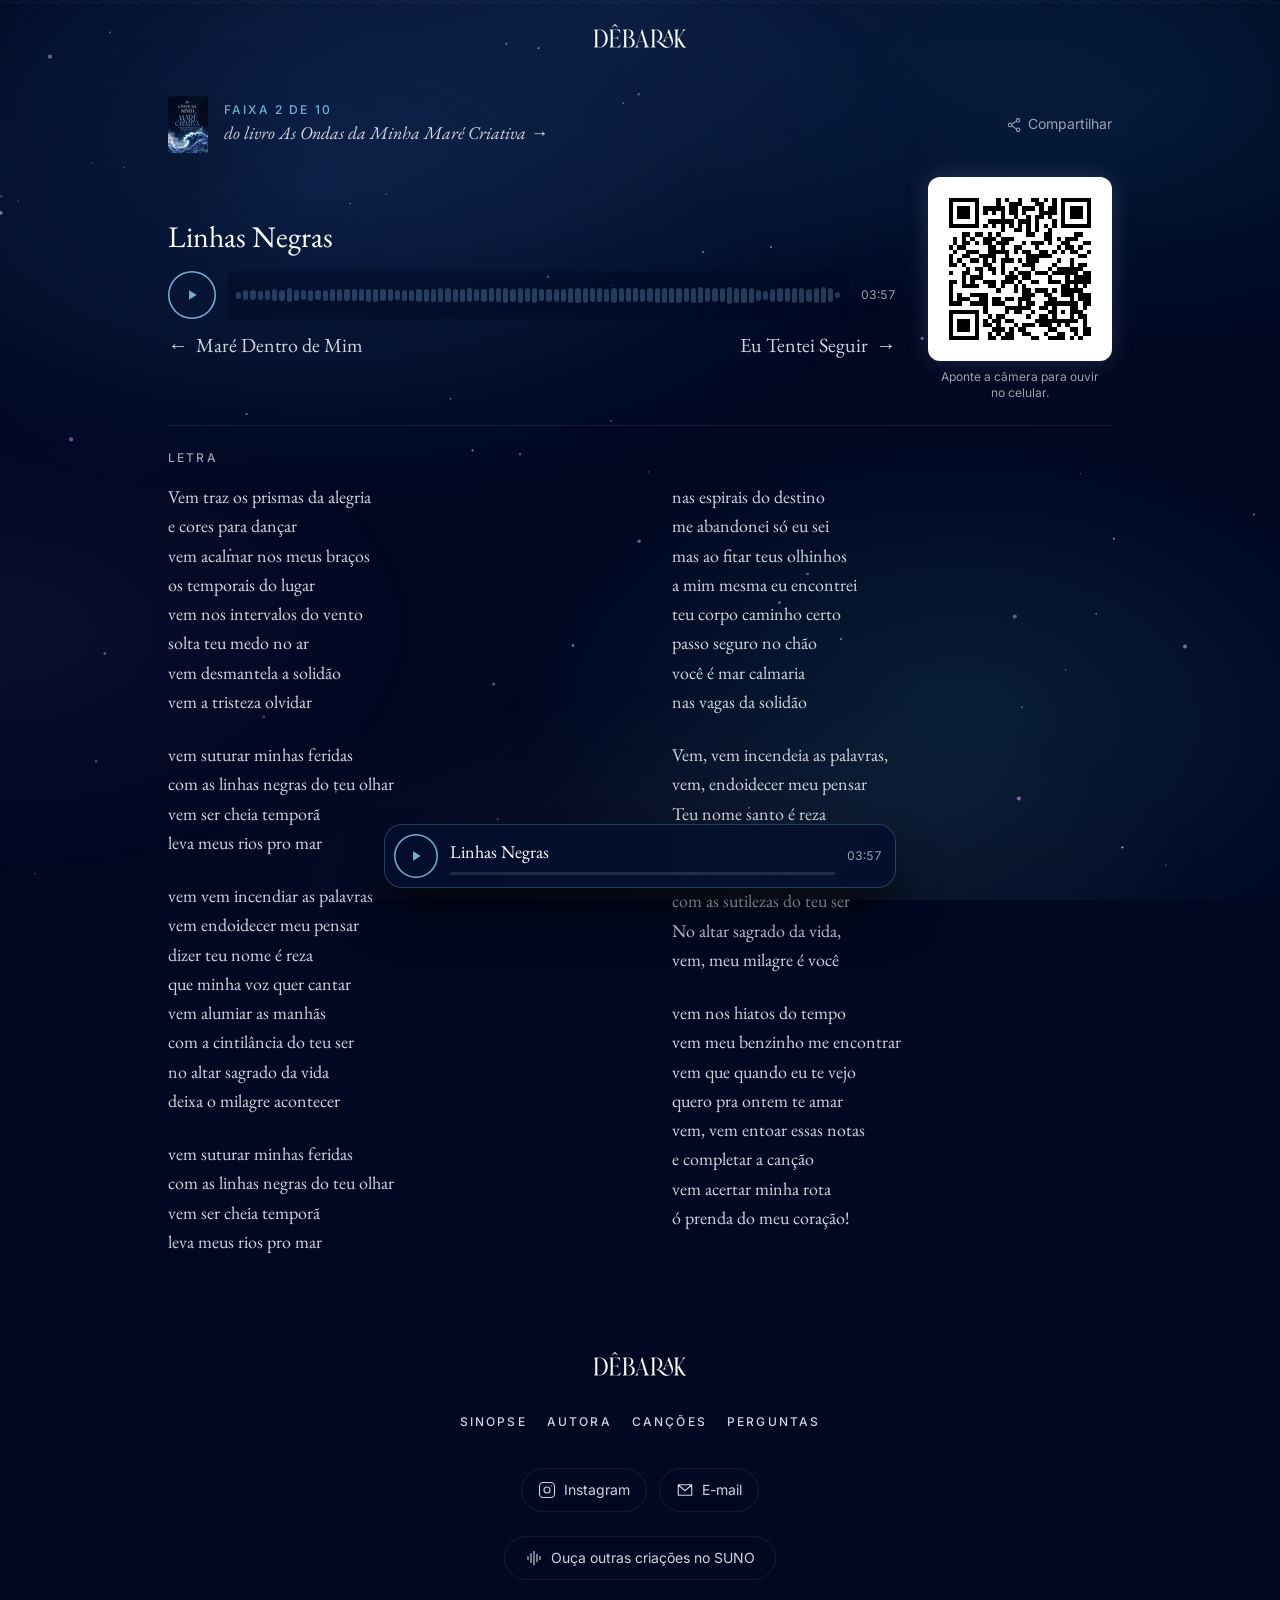
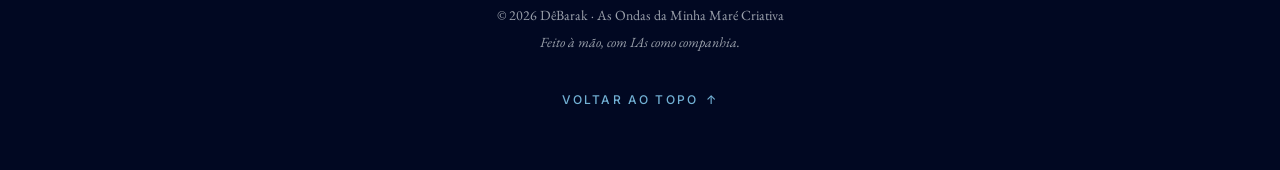
<file: t/02/index.html>
<!DOCTYPE html><html lang="pt-BR" data-astro-cid-ju4pidww><head><meta charset="UTF-8"><meta name="viewport" content="width=device-width, initial-scale=1.0, viewport-fit=cover"><meta name="description" content="Ouça “Linhas Negras”, faixa 02 do livro As Ondas da Minha Maré Criativa, de DêBarak."><meta name="color-scheme" content="dark"><meta name="theme-color" content="#010822"><meta name="referrer" content="strict-origin-when-cross-origin"><link rel="canonical" href="https://www.debarak.com.br/t/02/"><link rel="alternate" hreflang="pt-BR" href="https://www.debarak.com.br/t/02/"><link rel="icon" type="image/svg+xml" href="/favicon.svg"><link rel="apple-touch-icon" href="/apple-touch-icon.png"><link rel="manifest" href="/manifest.webmanifest"><link rel="preload" href="/_astro/inter-latin-wght-normal.Dx4kXJAl.woff2" as="font" type="font/woff2" crossorigin><link rel="preload" href="/_astro/eb-garamond-latin-400-normal.BCNrxLz_.woff2" as="font" type="font/woff2" crossorigin><link rel="preload" href="/_astro/eb-garamond-latin-400-italic.DSEbMgZu.woff2" as="font" type="font/woff2" crossorigin><title>Linhas Negras · As Ondas da Minha Maré Criativa</title><meta property="og:type" content="website"><meta property="og:site_name" content="DêBarak"><meta property="og:title" content="Linhas Negras · As Ondas da Minha Maré Criativa"><meta property="og:description" content="Ouça “Linhas Negras”, faixa 02 do livro As Ondas da Minha Maré Criativa, de DêBarak."><meta property="og:url" content="https://www.debarak.com.br/t/02/"><meta property="og:image" content="https://www.debarak.com.br/og/02.jpg"><meta property="og:image:width" content="1200"><meta property="og:image:height" content="630"><meta property="og:image:type" content="image/jpeg"><meta property="og:image:alt" content="Capa social da faixa 02, “Linhas Negras”, do livro As Ondas da Minha Maré Criativa"><meta property="og:locale" content="pt_BR"><meta name="twitter:card" content="summary_large_image"><meta name="twitter:title" content="Linhas Negras · As Ondas da Minha Maré Criativa"><meta name="twitter:description" content="Ouça “Linhas Negras”, faixa 02 do livro As Ondas da Minha Maré Criativa, de DêBarak."><meta name="twitter:image" content="https://www.debarak.com.br/og/02.jpg"><meta name="twitter:image:alt" content="Capa social da faixa 02, “Linhas Negras”, do livro As Ondas da Minha Maré Criativa"><script type="application/ld+json">{"@context":"https://schema.org","@type":"WebSite","@id":"https://www.debarak.com.br/#website","url":"https://www.debarak.com.br/","name":"As Ondas da Minha Maré Criativa","alternateName":"DêBarak","description":"Uma obra que une palavras, música e tecnologia para transformar sentimentos em canções e inspirar novas travessias.","inLanguage":"pt-BR","publisher":{"@id":"https://www.debarak.com.br/#author"},"about":{"@id":"https://www.debarak.com.br/#book"}}</script><script type="application/ld+json">{"@context":"https://schema.org","@type":"WebPage","@id":"https://www.debarak.com.br/t/02/#webpage","url":"https://www.debarak.com.br/t/02/","name":"Linhas Negras · As Ondas da Minha Maré Criativa","description":"Ouça “Linhas Negras”, faixa 02 do livro As Ondas da Minha Maré Criativa, de DêBarak.","inLanguage":"pt-BR","isPartOf":{"@id":"https://www.debarak.com.br/#website"},"about":{"@id":"https://www.debarak.com.br/#book"},"primaryImageOfPage":"https://www.debarak.com.br/og/02.jpg"}</script><script type="application/ld+json">{"@context":"https://schema.org","@type":"Book","@id":"https://www.debarak.com.br/#book","name":"As Ondas da Minha Maré Criativa","alternateName":"A trilha sonora de uma mulher comum","description":"Uma obra que une palavras, música e tecnologia para transformar sentimentos em canções e inspirar novas travessias.","inLanguage":"pt-BR","author":{"@id":"https://www.debarak.com.br/#author"},"hasPart":{"@id":"https://www.debarak.com.br/#album"},"image":"https://www.debarak.com.br/og-image.jpg","url":"https://www.debarak.com.br/"}</script><script type="application/ld+json">{"@context":"https://schema.org","@type":"Person","@id":"https://www.debarak.com.br/#author","name":"DêBarak","description":"DêBarak é goiana, aposentada e devota fervorosa da música popular brasileira. Cantora de chuveiro por vocação e exploradora de tecnologia por natureza.","url":"https://www.debarak.com.br/","image":"https://www.debarak.com.br/_astro/author-portrait.qljSDqZ9.jpg","nationality":"BR","knowsLanguage":"pt-BR","sameAs":["https://instagram.com/debarak.ondas","https://suno.com/@debarak"]}</script><script type="application/ld+json">{"@context":"https://schema.org","@type":"MusicRecording","@id":"https://www.debarak.com.br/t/02/","url":"https://www.debarak.com.br/t/02/","name":"Linhas Negras","byArtist":{"@id":"https://www.debarak.com.br/#author"},"inAlbum":{"@id":"https://www.debarak.com.br/#album"},"duration":"PT3M57S","position":2,"audio":"https://www.debarak.com.br/audio/02-linhas-negras.mp3"}</script><script type="application/ld+json">{"@context":"https://schema.org","@type":"MusicAlbum","@id":"https://www.debarak.com.br/#album","name":"As Ondas da Minha Maré Criativa","url":"https://www.debarak.com.br/","byArtist":{"@id":"https://www.debarak.com.br/#author"},"numTracks":10,"inLanguage":"pt-BR"}</script><meta http-equiv="content-security-policy" content="default-src 'self';img-src 'self' data:;font-src 'self';media-src 'self';connect-src 'self';object-src 'none';base-uri 'self'; script-src 'self' 'sha256-BF0290pkb3jxQsE7z00xR8Imp8X34FLC88L0lkMnrGw=' 'sha256-QzWFZi+FLIx23tnm9SBU4aEgx4x8DsuASP07mfqol/c=' 'sha256-0chmwFk0zaA528yFfGV7J9ppIpdfTPPULncDF3WG7Zs=' 'sha256-eIXWvAmxkr251LJZkjniEK5LcPF3NkapbJepohwYRIc=' 'sha256-Q2BPg90ZMplYY+FSdApNErhpWafg2hcRRbndmvxuL/Q=' 'sha256-47DEQpj8HBSa+/TImW+5JCeuQeRkm5NMpJWZG3hSuFU='; style-src 'self' ; style-src-elem 'self' 'sha256-qaEx7Vb+wpoYmX73ArfFMrRZn6Dk8BVslhyM0B7ajPk=' 'sha256-47DEQpj8HBSa+/TImW+5JCeuQeRkm5NMpJWZG3hSuFU='; style-src-attr 'unsafe-inline';"><link rel="stylesheet" href="/_astro/Nav.CZeev84g.css"><style>.song-bar[data-astro-cid-2jauokcc]{background-color:var(--track-accent)}.song-scrub[data-astro-cid-2jauokcc]:focus-visible{box-shadow:0 0 0 2px var(--track-accent);outline:none}.song-dock[data-astro-cid-anvv26eo]{right:.75rem;bottom:calc(.75rem + env(safe-area-inset-bottom));z-index:40;background-color:color-mix(in srgb, var(--color-night-mid) 92%, transparent);backdrop-filter:blur(10px);box-shadow:inset 0 0 0 1px color-mix(in srgb, var(--color-cover-blue) 30%, transparent), var(--drop-shadow-book);visibility:hidden;transition:transform var(--duration-reveal) var(--ease-entrance), visibility var(--duration-reveal);border-radius:1.125rem;align-items:center;gap:.75rem;padding:.625rem .875rem .625rem .625rem;display:flex;position:fixed;left:.75rem;transform:translateY(calc(100% + 2rem))}.song-dock[data-astro-cid-anvv26eo][data-visible]{visibility:visible;transform:none}.dock-track[data-astro-cid-anvv26eo]{background-color:var(--color-surface-line);border-radius:2px;height:3px;margin-top:.4rem;display:block;overflow:hidden}.dock-fill[data-astro-cid-anvv26eo]{background-color:var(--track-accent);transform-origin:0;height:100%;display:block;transform:scaleX(0)}@media (width>=48rem){.song-dock[data-astro-cid-anvv26eo]{width:32rem;left:50%;right:auto;transform:translate(-50%,calc(100% + 2rem))}.song-dock[data-astro-cid-anvv26eo][data-visible]{transform:translate(-50%)}}@media (prefers-reduced-motion:reduce){.song-dock[data-astro-cid-anvv26eo]{transition:none}}
</style><script type="module" src="/_astro/page.CMFgH77u.js"></script></head><body id="top" class="flex min-h-svh flex-col" data-astro-cid-ju4pidww><a href="#main-content" class="bg-night-deep border-cover-blue text-cover-blue sr-only focus:not-sr-only focus:fixed focus:top-4 focus:left-4 focus:z-50 focus:rounded-md focus:border focus:px-4 focus:py-2 focus:text-sm focus:font-medium focus:outline-none" data-astro-cid-ju4pidww>Pular para o conteúdo</a><!-- Zero-sized, not display:none: url(#…) can't reliably resolve defs in a non-rendered subtree. --><svg width="0" height="0" aria-hidden="true" focusable="false" class="absolute" data-astro-cid-ju4pidww><defs data-astro-cid-ju4pidww><linearGradient id="wave-gradient" x1="0" y1="0" x2="1" y2="0" data-astro-cid-ju4pidww><stop offset="0%" style="stop-color: var(--color-nebula)" data-astro-cid-ju4pidww></stop><stop offset="55%" style="stop-color: var(--color-cover-blue)" data-astro-cid-ju4pidww></stop><stop offset="100%" style="stop-color: var(--color-moonlight)" data-astro-cid-ju4pidww></stop></linearGradient></defs></svg><div class="aurora-wash" data-anim aria-hidden="true" data-astro-cid-ju4pidww></div><div class="scroll-tide" aria-hidden="true" data-astro-cid-ju4pidww><div class="scroll-tide-fill" data-astro-cid-ju4pidww></div></div><div class="starfield pointer-events-none fixed inset-0 -z-10" data-anim aria-hidden="true" data-astro-cid-t34idrrz><svg class="absolute inset-0 h-full w-full" viewBox="0 0 100 100" preserveAspectRatio="xMidYMid slice" data-astro-cid-t34idrrz><g class="starfield-small" data-astro-cid-t34idrrz><circle cx="88.912" cy="91.989" r="0.054" fill="var(--color-star-cool)" opacity="0.342" data-astro-cid-t34idrrz></circle><circle cx="36.924" cy="50.031" r="0.087" fill="var(--color-star-cool)" opacity="0.581" data-astro-cid-t34idrrz></circle><circle cx="39.565" cy="18.259" r="0.08" fill="var(--color-star-cool)" opacity="0.517" data-astro-cid-t34idrrz></circle><circle cx="30.17" cy="30.006" r="0.052" fill="var(--color-star-cool)" opacity="0.55" data-astro-cid-t34idrrz></circle><circle cx="42.07" cy="18.604" r="0.083" fill="var(--color-star-cool)" opacity="0.481" data-astro-cid-t34idrrz></circle><circle cx="8.601" cy="17.387" r="0.074" fill="var(--color-star-cool)" opacity="0.409" data-astro-cid-t34idrrz></circle><circle cx="63.094" cy="59.689" r="0.104" fill="var(--color-star-cool)" opacity="0.434" data-astro-cid-t34idrrz></circle><circle cx="38.884" cy="78.843" r="0.074" fill="var(--color-star-cool)" opacity="0.356" data-astro-cid-t34idrrz></circle><circle cx="69.303" cy="8.182" r="0.063" fill="var(--color-star-cool)" opacity="0.576" data-astro-cid-t34idrrz></circle><circle cx="87.685" cy="81.04" r="0.092" fill="var(--color-star-cool)" opacity="0.592" data-astro-cid-t34idrrz></circle><circle cx="27.364" cy="30.749" r="0.06" fill="var(--color-star-cool)" opacity="0.506" data-astro-cid-t34idrrz></circle><circle cx="21.672" cy="90.643" r="0.107" fill="var(--color-star-cool)" opacity="0.417" data-astro-cid-t34idrrz></circle><circle cx="3.943" cy="94.056" r="0.074" fill="var(--color-star-cool)" opacity="0.426" data-astro-cid-t34idrrz></circle><circle cx="7.51" cy="74.321" r="0.101" fill="var(--color-star-cool)" opacity="0.331" data-astro-cid-t34idrrz></circle><circle cx="65.707" cy="64.772" r="0.087" fill="var(--color-star-cool)" opacity="0.534" data-astro-cid-t34idrrz></circle><circle cx="11.867" cy="98.74" r="0.052" fill="var(--color-star-cool)" opacity="0.534" data-astro-cid-t34idrrz></circle><circle cx="79.324" cy="9.561" r="0.077" fill="var(--color-star-cool)" opacity="0.431" data-astro-cid-t34idrrz></circle><circle cx="1.409" cy="30.566" r="0.061" fill="var(--color-star-cool)" opacity="0.326" data-astro-cid-t34idrrz></circle><circle cx="11.458" cy="95.09" r="0.084" fill="var(--color-star-cool)" opacity="0.318" data-astro-cid-t34idrrz></circle><circle cx="42.803" cy="36.466" r="0.108" fill="var(--color-star-cool)" opacity="0.507" data-astro-cid-t34idrrz></circle><circle cx="28.778" cy="88.028" r="0.09" fill="var(--color-star-cool)" opacity="0.393" data-astro-cid-t34idrrz></circle><circle cx="2.716" cy="83.107" r="0.052" fill="var(--color-star-cool)" opacity="0.376" data-astro-cid-t34idrrz></circle><circle cx="97.95" cy="55.039" r="0.073" fill="var(--color-star-cool)" opacity="0.557" data-astro-cid-t34idrrz></circle><circle cx="47.814" cy="37.156" r="0.054" fill="var(--color-star-cool)" opacity="0.435" data-astro-cid-t34idrrz></circle><circle cx="85.64" cy="62.791" r="0.075" fill="var(--color-star-cool)" opacity="0.41" data-astro-cid-t34idrrz></circle><circle cx="44.763" cy="65.278" r="0.094" fill="var(--color-star-cool)" opacity="0.582" data-astro-cid-t34idrrz></circle><circle cx="58.516" cy="77.951" r="0.073" fill="var(--color-star-cool)" opacity="0.451" data-astro-cid-t34idrrz></circle><circle cx="60.231" cy="34.141" r="0.092" fill="var(--color-star-cool)" opacity="0.418" data-astro-cid-t34idrrz></circle><circle cx="83.243" cy="67.184" r="0.05" fill="var(--color-star-cool)" opacity="0.582" data-astro-cid-t34idrrz></circle><circle cx="60.885" cy="10.412" r="0.088" fill="var(--color-star-cool)" opacity="0.443" data-astro-cid-t34idrrz></circle><circle cx="26.489" cy="97.158" r="0.105" fill="var(--color-star-cool)" opacity="0.402" data-astro-cid-t34idrrz></circle><circle cx="13.39" cy="60.757" r="0.061" fill="var(--color-star-cool)" opacity="0.557" data-astro-cid-t34idrrz></circle><circle cx="54.92" cy="34.54" r="0.097" fill="var(--color-star-cool)" opacity="0.41" data-astro-cid-t34idrrz></circle><circle cx="84.414" cy="51.842" r="0.052" fill="var(--color-star-cool)" opacity="0.36" data-astro-cid-t34idrrz></circle><circle cx="35.203" cy="45.996" r="0.067" fill="var(--color-star-cool)" opacity="0.507" data-astro-cid-t34idrrz></circle><circle cx="40.622" cy="50.335" r="0.101" fill="var(--color-star-cool)" opacity="0.352" data-astro-cid-t34idrrz></circle><circle cx="34.005" cy="98.192" r="0.055" fill="var(--color-star-cool)" opacity="0.594" data-astro-cid-t34idrrz></circle><circle cx="48.683" cy="22.902" r="0.068" fill="var(--color-star-cool)" opacity="0.433" data-astro-cid-t34idrrz></circle><circle cx="17.991" cy="57.796" r="0.1" fill="var(--color-star-cool)" opacity="0.569" data-astro-cid-t34idrrz></circle><circle cx="75.262" cy="36.209" r="0.052" fill="var(--color-star-cool)" opacity="0.502" data-astro-cid-t34idrrz></circle><circle cx="53.83" cy="91.474" r="0.064" fill="var(--color-star-cool)" opacity="0.333" data-astro-cid-t34idrrz></circle><circle cx="87.027" cy="56.924" r="0.094" fill="var(--color-star-cool)" opacity="0.461" data-astro-cid-t34idrrz></circle><circle cx="8.187" cy="65.893" r="0.105" fill="var(--color-star-cool)" opacity="0.386" data-astro-cid-t34idrrz></circle><circle cx="50.643" cy="51.713" r="0.054" fill="var(--color-star-cool)" opacity="0.508" data-astro-cid-t34idrrz></circle><circle cx="47.729" cy="47.719" r="0.084" fill="var(--color-star-cool)" opacity="0.327" data-astro-cid-t34idrrz></circle><circle cx="32.778" cy="87.243" r="0.092" fill="var(--color-star-cool)" opacity="0.544" data-astro-cid-t34idrrz></circle><circle cx="39.123" cy="3.619" r="0.1" fill="var(--color-star-cool)" opacity="0.358" data-astro-cid-t34idrrz></circle><circle cx="0.098" cy="30.18" r="0.068" fill="var(--color-star-cool)" opacity="0.469" data-astro-cid-t34idrrz></circle><circle cx="49.035" cy="0.26" r="0.075" fill="var(--color-star-cool)" opacity="0.378" data-astro-cid-t34idrrz></circle><circle cx="19.27" cy="47.192" r="0.081" fill="var(--color-star-cool)" opacity="0.483" data-astro-cid-t34idrrz></circle><circle cx="44.133" cy="4.309" r="0.107" fill="var(--color-star-cool)" opacity="0.586" data-astro-cid-t34idrrz></circle><circle cx="56.96" cy="4.944" r="0.052" fill="var(--color-star-cool)" opacity="0.486" data-astro-cid-t34idrrz></circle><circle cx="91.083" cy="82.431" r="0.057" fill="var(--color-star-cool)" opacity="0.583" data-astro-cid-t34idrrz></circle><circle cx="79.835" cy="70.103" r="0.081" fill="var(--color-star-cool)" opacity="0.378" data-astro-cid-t34idrrz></circle><circle cx="56.551" cy="1.294" r="0.085" fill="var(--color-star-cool)" opacity="0.57" data-astro-cid-t34idrrz></circle><circle cx="54.563" cy="9.337" r="0.088" fill="var(--color-star-cool)" opacity="0.359" data-astro-cid-t34idrrz></circle><circle cx="7.204" cy="27.565" r="0.05" fill="var(--color-star-cool)" opacity="0.445" data-astro-cid-t34idrrz></circle><circle cx="47.809" cy="89.311" r="0.052" fill="var(--color-star-cool)" opacity="0.328" data-astro-cid-t34idrrz></circle><circle cx="9.709" cy="27.909" r="0.054" fill="var(--color-star-cool)" opacity="0.409" data-astro-cid-t34idrrz></circle><circle cx="26.24" cy="76.693" r="0.075" fill="var(--color-star-cool)" opacity="0.487" data-astro-cid-t34idrrz></circle></g><g class="starfield-medium" data-astro-cid-t34idrrz><circle cx="92.575" cy="65.354" r="0.158" fill="var(--color-star-violet)" style="--star-opacity:0.675;--twinkle-delay:5.909s;--twinkle-duration:5.033s;" data-astro-cid-t34idrrz></circle><circle cx="12.501" cy="91.606" r="0.136" fill="var(--color-star-violet)" style="--star-opacity:0.518;--twinkle-delay:4.577s;--twinkle-duration:4.175s;" data-astro-cid-t34idrrz></circle><circle cx="31.5" cy="5.822" r="0.152" fill="var(--color-star-violet)" style="--star-opacity:0.747;--twinkle-delay:1.189s;--twinkle-duration:5.503s;" data-astro-cid-t34idrrz></circle><circle cx="82.907" cy="41.334" r="0.148" fill="var(--color-star-violet)" style="--star-opacity:0.428;--twinkle-delay:3.746s;--twinkle-duration:6.35s;" data-astro-cid-t34idrrz></circle><circle cx="0.055" cy="31.475" r="0.154" fill="var(--color-star-violet)" style="--star-opacity:0.729;--twinkle-delay:2.247s;--twinkle-duration:4.048s;" data-astro-cid-t34idrrz></circle><circle cx="16.277" cy="9.579" r="0.108" fill="var(--color-star-violet)" style="--star-opacity:0.715;--twinkle-delay:4.692s;--twinkle-duration:3.931s;" data-astro-cid-t34idrrz></circle><circle cx="64.906" cy="8.98" r="0.131" fill="var(--color-star-violet)" style="--star-opacity:0.503;--twinkle-delay:1.082s;--twinkle-duration:3.333s;" data-astro-cid-t34idrrz></circle><circle cx="79.276" cy="63.011" r="0.164" fill="var(--color-star-violet)" style="--star-opacity:0.56;--twinkle-delay:5.417s;--twinkle-duration:3.587s;" data-astro-cid-t34idrrz></circle><circle cx="92.719" cy="5.004" r="0.146" fill="var(--color-star-violet)" style="--star-opacity:0.653;--twinkle-delay:1.696s;--twinkle-duration:6.026s;" data-astro-cid-t34idrrz></circle><circle cx="38.571" cy="68.293" r="0.107" fill="var(--color-star-violet)" style="--star-opacity:0.549;--twinkle-delay:3.919s;--twinkle-duration:3.984s;" data-astro-cid-t34idrrz></circle><circle cx="50.163" cy="86.213" r="0.167" fill="var(--color-star-violet)" style="--star-opacity:0.713;--twinkle-delay:2.087s;--twinkle-duration:6.793s;" data-astro-cid-t34idrrz></circle><circle cx="60.829" cy="92.095" r="0.176" fill="var(--color-star-violet)" style="--star-opacity:0.563;--twinkle-delay:4.199s;--twinkle-duration:3.788s;" data-astro-cid-t34idrrz></circle><circle cx="3.903" cy="19.273" r="0.165" fill="var(--color-star-violet)" style="--star-opacity:0.565;--twinkle-delay:0.256s;--twinkle-duration:4.301s;" data-astro-cid-t34idrrz></circle><circle cx="12.717" cy="1.082" r="0.162" fill="var(--color-star-violet)" style="--star-opacity:0.486;--twinkle-delay:4.257s;--twinkle-duration:5.666s;" data-astro-cid-t34idrrz></circle><circle cx="20.605" cy="70.853" r="0.109" fill="var(--color-star-violet)" style="--star-opacity:0.443;--twinkle-delay:0.202s;--twinkle-duration:5.216s;" data-astro-cid-t34idrrz></circle><circle cx="60.901" cy="61.92" r="0.125" fill="var(--color-star-violet)" style="--star-opacity:0.552;--twinkle-delay:2.092s;--twinkle-duration:4.284s;" data-astro-cid-t34idrrz></circle><circle cx="66.938" cy="7.617" r="0.15" fill="var(--color-star-violet)" style="--star-opacity:0.58;--twinkle-delay:5.927s;--twinkle-duration:4.205s;" data-astro-cid-t34idrrz></circle><circle cx="72.048" cy="41.277" r="0.125" fill="var(--color-star-violet)" style="--star-opacity:0.644;--twinkle-delay:1.705s;--twinkle-duration:6.31s;" data-astro-cid-t34idrrz></circle><circle cx="9.566" cy="96.233" r="0.168" fill="var(--color-star-violet)" style="--star-opacity:0.51;--twinkle-delay:3.429s;--twinkle-duration:3.935s;" data-astro-cid-t34idrrz></circle><circle cx="12.825" cy="5.819" r="0.131" fill="var(--color-star-violet)" style="--star-opacity:0.645;--twinkle-delay:1.096s;--twinkle-duration:6.411s;" data-astro-cid-t34idrrz></circle><circle cx="15.158" cy="3.368" r="0.133" fill="var(--color-star-violet)" style="--star-opacity:0.466;--twinkle-delay:2.709s;--twinkle-duration:3.072s;" data-astro-cid-t34idrrz></circle><circle cx="49.898" cy="22.213" r="0.114" fill="var(--color-star-violet)" style="--star-opacity:0.439;--twinkle-delay:4.265s;--twinkle-duration:3.252s;" data-astro-cid-t34idrrz></circle><circle cx="50.379" cy="95.688" r="0.104" fill="var(--color-star-violet)" style="--star-opacity:0.681;--twinkle-delay:1.766s;--twinkle-duration:4.283s;" data-astro-cid-t34idrrz></circle><circle cx="49.934" cy="57.126" r="0.133" fill="var(--color-star-violet)" style="--star-opacity:0.609;--twinkle-delay:3.212s;--twinkle-duration:3.5s;" data-astro-cid-t34idrrz></circle><circle cx="81.896" cy="39.86" r="0.142" fill="var(--color-star-violet)" style="--star-opacity:0.689;--twinkle-delay:4.602s;--twinkle-duration:6.235s;" data-astro-cid-t34idrrz></circle><circle cx="79.6" cy="77.224" r="0.159" fill="var(--color-star-violet)" style="--star-opacity:0.688;--twinkle-delay:1.936s;--twinkle-duration:5.822s;" data-astro-cid-t34idrrz></circle><circle cx="76.377" cy="2.55" r="0.126" fill="var(--color-star-violet)" style="--star-opacity:0.723;--twinkle-delay:3.215s;--twinkle-duration:3.595s;" data-astro-cid-t34idrrz></circle><circle cx="5.562" cy="49.173" r="0.162" fill="var(--color-star-violet)" style="--star-opacity:0.56;--twinkle-delay:4.438s;--twinkle-duration:4.885s;" data-astro-cid-t34idrrz></circle></g></svg></div><header class="absolute inset-x-0 top-0 z-30"><div class="page-container flex items-center justify-center pt-[calc(1.5rem+env(safe-area-inset-top))] pb-6"><!-- `-m-2 p-2` enlarges the tap target without changing layout. --><a href="/" class="-m-2 flex items-center p-2 transition-opacity active:opacity-70" aria-label="DêBarak"><img src="/_astro/wordmark.DsOjPOXy_Z1fRK1r.webp" srcset="/_astro/wordmark.DsOjPOXy_Z1fRK1r.webp 1x, /_astro/wordmark.DsOjPOXy_O6jW4.webp 2x" alt loading="eager" decoding="async" width="92" height="24" class="h-5 w-auto md:h-6"></a></div></header><!-- `min-h-full` on a child computes to zero here (main's height is auto); use `centerMain`. --><main id="main-content" class="flex-1 flex flex-col" data-astro-cid-ju4pidww><div class="flex flex-1 flex-col"><section class="page-container my-auto flex w-full flex-col gap-4 pt-20 pb-6 md:gap-6 md:pt-24 md:pb-12"><div class="flex flex-col items-start gap-3 md:flex-row md:items-center md:justify-between md:gap-4"><a href="/" class="group flex min-w-0 items-center gap-4"><img src="/_astro/book-cover.D2BoXesk_Z4ji7c.webp" srcset="/_astro/book-cover.D2BoXesk_Z1hbP4J.webp 40w, /_astro/book-cover.D2BoXesk_Z12WPbr.webp 80w" alt sizes="40px" loading="lazy" decoding="async" width="1080" height="1526" class="drop-shadow-book hidden h-auto w-10 rounded-xs md:block"><span class="flex flex-col"><span class="eyebrow text-cover-blue">Faixa 2 de 10</span><span class="group-hover:text-cover-blue font-serif text-base text-neutral-300 italic transition-colors md:text-lg">do livro As Ondas da Minha Maré Criativa →</span></span></a><!-- `-m-3 p-3` enlarges the tap target without changing layout. --><button type="button" data-track-share data-share-title="Linhas Negras" class="hover:text-cover-blue -m-3 flex shrink-0 items-center gap-1.5 p-3 text-sm text-neutral-400 transition-colors" aria-label="Compartilhar Linhas Negras"><svg width="16" height="16" viewBox="0 0 24 24" fill="none" stroke="currentColor" stroke-width="1.6" stroke-linecap="round" stroke-linejoin="round" aria-hidden="true"><circle cx="18" cy="5" r="2.6"></circle><circle cx="6" cy="12" r="2.6"></circle><circle cx="18" cy="19" r="2.6"></circle><line x1="8.5" y1="10.8" x2="15.5" y2="6.2"></line><line x1="8.5" y1="13.2" x2="15.5" y2="17.8"></line></svg><span data-share-label aria-live="polite">Compartilhar</span></button></div><article class="song-slide track-tinted"><div class="flex flex-col gap-6"><div class="flex flex-col gap-4 md:flex-row md:items-center md:gap-8"><div class="flex min-w-0 flex-1 flex-col gap-4"><h1 class="font-serif text-2xl text-white md:text-3xl">Linhas Negras</h1><div class="flex flex-col gap-3" data-astro-cid-2jauokcc><audio id="track-02" preload="none" src="/audio/02-linhas-negras.mp3" data-track-number="02" data-astro-cid-2jauokcc></audio><div class="flex items-center gap-3" data-astro-cid-2jauokcc><button type="button" class="song-play-btn play-ring flex h-11 w-11 shrink-0 items-center justify-center rounded-full md:h-12 md:w-12" data-audio-target="track-02" data-state="idle" data-song-label="Linhas Negras" data-song-artist="DêBarak" data-song-album="As Ondas da Minha Maré Criativa" data-song-artwork="/_astro/book-cover.D2BoXesk.jpg" data-song-artwork-sizes="1080x1526" aria-label="Ouvir Linhas Negras" data-astro-cid-2jauokcc><svg class="play-icon" width="14" height="14" viewBox="0 0 24 24" fill="currentColor" aria-hidden="true"><path d="M7 4l13 8-13 8z"></path></svg><svg class="pause-icon" width="14" height="14" viewBox="0 0 24 24" fill="currentColor" aria-hidden="true"><path d="M6 4h4v16H6zM14 4h4v16h-4z"></path></svg><svg class="loading-icon" width="14" height="14" viewBox="0 0 24 24" fill="none" aria-hidden="true"><circle cx="12" cy="12" r="9" stroke="currentColor" stroke-width="2.5" opacity="0.25"></circle><path d="M21 12a9 9 0 0 0-9-9" stroke="currentColor" stroke-width="2.5" stroke-linecap="round"></path></svg></button><div class="song-scrub bg-night-deep/40 hover:bg-night-deep/60 flex h-11 flex-1 cursor-pointer touch-pan-y items-center gap-px overflow-hidden sm:gap-[2px] rounded-md px-2 transition-colors outline-none md:h-12" data-song-scrub role="slider" tabindex="0" aria-label="Posição em Linhas Negras. Setas movem 5 segundos." aria-valuemin="0" aria-valuemax="100" aria-valuenow="0" aria-valuetext="0:00" aria-orientation="horizontal" data-astro-cid-2jauokcc><span class="song-bar min-w-0 flex-1 rounded-full" style="height:7px;opacity:0.3;" data-base-height="7" data-astro-cid-2jauokcc></span><span class="song-bar min-w-0 flex-1 rounded-full" style="height:10px;opacity:0.3;" data-base-height="10" data-astro-cid-2jauokcc></span><span class="song-bar min-w-0 flex-1 rounded-full" style="height:10px;opacity:0.3;" data-base-height="10" data-astro-cid-2jauokcc></span><span class="song-bar min-w-0 flex-1 rounded-full" style="height:9px;opacity:0.3;" data-base-height="9" data-astro-cid-2jauokcc></span><span class="song-bar min-w-0 flex-1 rounded-full" style="height:10px;opacity:0.3;" data-base-height="10" data-astro-cid-2jauokcc></span><span class="song-bar min-w-0 flex-1 rounded-full" style="height:12px;opacity:0.3;" data-base-height="12" data-astro-cid-2jauokcc></span><span class="song-bar min-w-0 flex-1 rounded-full" style="height:11px;opacity:0.3;" data-base-height="11" data-astro-cid-2jauokcc></span><span class="song-bar min-w-0 flex-1 rounded-full" style="height:14px;opacity:0.3;" data-base-height="14" data-astro-cid-2jauokcc></span><span class="song-bar min-w-0 flex-1 rounded-full" style="height:11px;opacity:0.3;" data-base-height="11" data-astro-cid-2jauokcc></span><span class="song-bar min-w-0 flex-1 rounded-full" style="height:10px;opacity:0.3;" data-base-height="10" data-astro-cid-2jauokcc></span><span class="song-bar min-w-0 flex-1 rounded-full" style="height:11px;opacity:0.3;" data-base-height="11" data-astro-cid-2jauokcc></span><span class="song-bar min-w-0 flex-1 rounded-full" style="height:10px;opacity:0.3;" data-base-height="10" data-astro-cid-2jauokcc></span><span class="song-bar min-w-0 flex-1 rounded-full" style="height:11px;opacity:0.3;" data-base-height="11" data-astro-cid-2jauokcc></span><span class="song-bar min-w-0 flex-1 rounded-full" style="height:12px;opacity:0.3;" data-base-height="12" data-astro-cid-2jauokcc></span><span class="song-bar min-w-0 flex-1 rounded-full" style="height:12px;opacity:0.3;" data-base-height="12" data-astro-cid-2jauokcc></span><span class="song-bar min-w-0 flex-1 rounded-full" style="height:12px;opacity:0.3;" data-base-height="12" data-astro-cid-2jauokcc></span><span class="song-bar min-w-0 flex-1 rounded-full" style="height:12px;opacity:0.3;" data-base-height="12" data-astro-cid-2jauokcc></span><span class="song-bar min-w-0 flex-1 rounded-full" style="height:12px;opacity:0.3;" data-base-height="12" data-astro-cid-2jauokcc></span><span class="song-bar min-w-0 flex-1 rounded-full" style="height:13px;opacity:0.3;" data-base-height="13" data-astro-cid-2jauokcc></span><span class="song-bar min-w-0 flex-1 rounded-full" style="height:13px;opacity:0.3;" data-base-height="13" data-astro-cid-2jauokcc></span><span class="song-bar min-w-0 flex-1 rounded-full" style="height:12px;opacity:0.3;" data-base-height="12" data-astro-cid-2jauokcc></span><span class="song-bar min-w-0 flex-1 rounded-full" style="height:12px;opacity:0.3;" data-base-height="12" data-astro-cid-2jauokcc></span><span class="song-bar min-w-0 flex-1 rounded-full" style="height:10px;opacity:0.3;" data-base-height="10" data-astro-cid-2jauokcc></span><span class="song-bar min-w-0 flex-1 rounded-full" style="height:11px;opacity:0.3;" data-base-height="11" data-astro-cid-2jauokcc></span><span class="song-bar min-w-0 flex-1 rounded-full" style="height:11px;opacity:0.3;" data-base-height="11" data-astro-cid-2jauokcc></span><span class="song-bar min-w-0 flex-1 rounded-full" style="height:13px;opacity:0.3;" data-base-height="13" data-astro-cid-2jauokcc></span><span class="song-bar min-w-0 flex-1 rounded-full" style="height:13px;opacity:0.3;" data-base-height="13" data-astro-cid-2jauokcc></span><span class="song-bar min-w-0 flex-1 rounded-full" style="height:13px;opacity:0.3;" data-base-height="13" data-astro-cid-2jauokcc></span><span class="song-bar min-w-0 flex-1 rounded-full" style="height:14px;opacity:0.3;" data-base-height="14" data-astro-cid-2jauokcc></span><span class="song-bar min-w-0 flex-1 rounded-full" style="height:14px;opacity:0.3;" data-base-height="14" data-astro-cid-2jauokcc></span><span class="song-bar min-w-0 flex-1 rounded-full" style="height:13px;opacity:0.3;" data-base-height="13" data-astro-cid-2jauokcc></span><span class="song-bar min-w-0 flex-1 rounded-full" style="height:13px;opacity:0.3;" data-base-height="13" data-astro-cid-2jauokcc></span><span class="song-bar min-w-0 flex-1 rounded-full" style="height:14px;opacity:0.3;" data-base-height="14" data-astro-cid-2jauokcc></span><span class="song-bar min-w-0 flex-1 rounded-full" style="height:12px;opacity:0.3;" data-base-height="12" data-astro-cid-2jauokcc></span><span class="song-bar min-w-0 flex-1 rounded-full" style="height:13px;opacity:0.3;" data-base-height="13" data-astro-cid-2jauokcc></span><span class="song-bar min-w-0 flex-1 rounded-full" style="height:14px;opacity:0.3;" data-base-height="14" data-astro-cid-2jauokcc></span><span class="song-bar min-w-0 flex-1 rounded-full" style="height:14px;opacity:0.3;" data-base-height="14" data-astro-cid-2jauokcc></span><span class="song-bar min-w-0 flex-1 rounded-full" style="height:15px;opacity:0.3;" data-base-height="15" data-astro-cid-2jauokcc></span><span class="song-bar min-w-0 flex-1 rounded-full" style="height:13px;opacity:0.3;" data-base-height="13" data-astro-cid-2jauokcc></span><span class="song-bar min-w-0 flex-1 rounded-full" style="height:15px;opacity:0.3;" data-base-height="15" data-astro-cid-2jauokcc></span><span class="song-bar min-w-0 flex-1 rounded-full" style="height:14px;opacity:0.3;" data-base-height="14" data-astro-cid-2jauokcc></span><span class="song-bar min-w-0 flex-1 rounded-full" style="height:15px;opacity:0.3;" data-base-height="15" data-astro-cid-2jauokcc></span><span class="song-bar min-w-0 flex-1 rounded-full" style="height:12px;opacity:0.3;" data-base-height="12" data-astro-cid-2jauokcc></span><span class="song-bar min-w-0 flex-1 rounded-full" style="height:13px;opacity:0.3;" data-base-height="13" data-astro-cid-2jauokcc></span><span class="song-bar min-w-0 flex-1 rounded-full" style="height:13px;opacity:0.3;" data-base-height="13" data-astro-cid-2jauokcc></span><span class="song-bar min-w-0 flex-1 rounded-full" style="height:13px;opacity:0.3;" data-base-height="13" data-astro-cid-2jauokcc></span><span class="song-bar min-w-0 flex-1 rounded-full" style="height:15px;opacity:0.3;" data-base-height="15" data-astro-cid-2jauokcc></span><span class="song-bar min-w-0 flex-1 rounded-full" style="height:15px;opacity:0.3;" data-base-height="15" data-astro-cid-2jauokcc></span><span class="song-bar min-w-0 flex-1 rounded-full" style="height:15px;opacity:0.3;" data-base-height="15" data-astro-cid-2jauokcc></span><span class="song-bar min-w-0 flex-1 rounded-full" style="height:14px;opacity:0.3;" data-base-height="14" data-astro-cid-2jauokcc></span><span class="song-bar min-w-0 flex-1 rounded-full" style="height:14px;opacity:0.3;" data-base-height="14" data-astro-cid-2jauokcc></span><span class="song-bar min-w-0 flex-1 rounded-full" style="height:13px;opacity:0.3;" data-base-height="13" data-astro-cid-2jauokcc></span><span class="song-bar min-w-0 flex-1 rounded-full" style="height:15px;opacity:0.3;" data-base-height="15" data-astro-cid-2jauokcc></span><span class="song-bar min-w-0 flex-1 rounded-full" style="height:14px;opacity:0.3;" data-base-height="14" data-astro-cid-2jauokcc></span><span class="song-bar min-w-0 flex-1 rounded-full" style="height:14px;opacity:0.3;" data-base-height="14" data-astro-cid-2jauokcc></span><span class="song-bar min-w-0 flex-1 rounded-full" style="height:14px;opacity:0.3;" data-base-height="14" data-astro-cid-2jauokcc></span><span class="song-bar min-w-0 flex-1 rounded-full" style="height:13px;opacity:0.3;" data-base-height="13" data-astro-cid-2jauokcc></span><span class="song-bar min-w-0 flex-1 rounded-full" style="height:14px;opacity:0.3;" data-base-height="14" data-astro-cid-2jauokcc></span><span class="song-bar min-w-0 flex-1 rounded-full" style="height:15px;opacity:0.3;" data-base-height="15" data-astro-cid-2jauokcc></span><span class="song-bar min-w-0 flex-1 rounded-full" style="height:15px;opacity:0.3;" data-base-height="15" data-astro-cid-2jauokcc></span><span class="song-bar min-w-0 flex-1 rounded-full" style="height:15px;opacity:0.3;" data-base-height="15" data-astro-cid-2jauokcc></span><span class="song-bar min-w-0 flex-1 rounded-full" style="height:15px;opacity:0.3;" data-base-height="15" data-astro-cid-2jauokcc></span><span class="song-bar min-w-0 flex-1 rounded-full" style="height:14px;opacity:0.3;" data-base-height="14" data-astro-cid-2jauokcc></span><span class="song-bar min-w-0 flex-1 rounded-full" style="height:15px;opacity:0.3;" data-base-height="15" data-astro-cid-2jauokcc></span><span class="song-bar min-w-0 flex-1 rounded-full" style="height:16px;opacity:0.3;" data-base-height="16" data-astro-cid-2jauokcc></span><span class="song-bar min-w-0 flex-1 rounded-full" style="height:14px;opacity:0.3;" data-base-height="14" data-astro-cid-2jauokcc></span><span class="song-bar min-w-0 flex-1 rounded-full" style="height:14px;opacity:0.3;" data-base-height="14" data-astro-cid-2jauokcc></span><span class="song-bar min-w-0 flex-1 rounded-full" style="height:14px;opacity:0.3;" data-base-height="14" data-astro-cid-2jauokcc></span><span class="song-bar min-w-0 flex-1 rounded-full" style="height:17px;opacity:0.3;" data-base-height="17" data-astro-cid-2jauokcc></span><span class="song-bar min-w-0 flex-1 rounded-full" style="height:15px;opacity:0.3;" data-base-height="15" data-astro-cid-2jauokcc></span><span class="song-bar min-w-0 flex-1 rounded-full" style="height:15px;opacity:0.3;" data-base-height="15" data-astro-cid-2jauokcc></span><span class="song-bar min-w-0 flex-1 rounded-full" style="height:15px;opacity:0.3;" data-base-height="15" data-astro-cid-2jauokcc></span><span class="song-bar min-w-0 flex-1 rounded-full" style="height:11px;opacity:0.3;" data-base-height="11" data-astro-cid-2jauokcc></span><span class="song-bar min-w-0 flex-1 rounded-full" style="height:9px;opacity:0.3;" data-base-height="9" data-astro-cid-2jauokcc></span><span class="song-bar min-w-0 flex-1 rounded-full" style="height:13px;opacity:0.3;" data-base-height="13" data-astro-cid-2jauokcc></span><span class="song-bar min-w-0 flex-1 rounded-full" style="height:14px;opacity:0.3;" data-base-height="14" data-astro-cid-2jauokcc></span><span class="song-bar min-w-0 flex-1 rounded-full" style="height:14px;opacity:0.3;" data-base-height="14" data-astro-cid-2jauokcc></span><span class="song-bar min-w-0 flex-1 rounded-full" style="height:15px;opacity:0.3;" data-base-height="15" data-astro-cid-2jauokcc></span><span class="song-bar min-w-0 flex-1 rounded-full" style="height:15px;opacity:0.3;" data-base-height="15" data-astro-cid-2jauokcc></span><span class="song-bar min-w-0 flex-1 rounded-full" style="height:13px;opacity:0.3;" data-base-height="13" data-astro-cid-2jauokcc></span><span class="song-bar min-w-0 flex-1 rounded-full" style="height:15px;opacity:0.3;" data-base-height="15" data-astro-cid-2jauokcc></span><span class="song-bar min-w-0 flex-1 rounded-full" style="height:16px;opacity:0.3;" data-base-height="16" data-astro-cid-2jauokcc></span><span class="song-bar min-w-0 flex-1 rounded-full" style="height:14px;opacity:0.3;" data-base-height="14" data-astro-cid-2jauokcc></span><span class="song-bar min-w-0 flex-1 rounded-full" style="height:6px;opacity:0.3;" data-base-height="6" data-astro-cid-2jauokcc></span></div><span class="shrink-0 text-xs text-neutral-400 tabular-nums" data-astro-cid-2jauokcc>03:57</span></div><p data-song-error class="hidden text-xs text-red-300" role="alert" data-astro-cid-2jauokcc></p><nav aria-label="Outras faixas" class="flex flex-col gap-1.5 sm:flex-row sm:items-center sm:justify-between sm:gap-4" data-astro-cid-2jauokcc><a href="/t/01/" class="hover:text-cover-blue -my-2 flex max-w-full min-w-0 items-center gap-2 self-start py-2 font-serif text-lg text-neutral-300 transition-colors sm:self-auto md:text-xl" aria-label="Faixa anterior: Maré Dentro de Mim" data-astro-cid-2jauokcc><span aria-hidden="true" data-astro-cid-2jauokcc>←</span><span class="truncate" data-astro-cid-2jauokcc>Maré Dentro de Mim</span></a><a href="/t/03/" class="hover:text-cover-blue -my-2 flex max-w-full min-w-0 items-center gap-2 self-end py-2 font-serif text-lg text-neutral-300 transition-colors sm:self-auto md:text-xl" aria-label="Próxima faixa: Eu Tentei Seguir" data-astro-cid-2jauokcc><span class="truncate" data-astro-cid-2jauokcc>Eu Tentei Seguir</span><span aria-hidden="true" data-astro-cid-2jauokcc>→</span></a></nav></div></div><figure class="hidden shrink-0 flex-col items-center gap-2 md:flex"><div class="qr-plate rounded-xl bg-white p-3"><img src="/qr/02.svg" width="160" height="160" loading="lazy" alt="QR code que abre a página de Linhas Negras" class="h-40 w-40"></div><figcaption class="max-w-40 text-center text-xs text-neutral-400">Aponte a câmera para ouvir no celular.</figcaption></figure></div><div class="border-surface-border border-t pt-5 md:pt-6"><div data-song-lyrics class="min-w-0"><p class="eyebrow mb-4 text-neutral-400">Letra</p><div class="lg:columns-2 lg:gap-x-16"><p class="mb-6 break-inside-avoid font-serif text-lg leading-snug text-neutral-300 last:mb-0 md:leading-relaxed"><span class="block pl-4 -indent-4">Vem traz os prismas da alegria</span><span class="block pl-4 -indent-4">e cores para dançar</span><span class="block pl-4 -indent-4">vem acalmar nos meus braços</span><span class="block pl-4 -indent-4">os temporais do lugar</span><span class="block pl-4 -indent-4">vem nos intervalos do vento</span><span class="block pl-4 -indent-4">solta teu medo no ar</span><span class="block pl-4 -indent-4">vem desmantela a solidão</span><span class="block pl-4 -indent-4">vem a tristeza olvidar</span></p><p class="mb-6 break-inside-avoid font-serif text-lg leading-snug text-neutral-300 last:mb-0 md:leading-relaxed"><span class="block pl-4 -indent-4">vem suturar minhas feridas</span><span class="block pl-4 -indent-4">com as linhas negras do teu olhar</span><span class="block pl-4 -indent-4">vem ser cheia temporã</span><span class="block pl-4 -indent-4">leva meus rios pro mar</span></p><p class="mb-6 break-inside-avoid font-serif text-lg leading-snug text-neutral-300 last:mb-0 md:leading-relaxed"><span class="block pl-4 -indent-4">vem vem incendiar as palavras</span><span class="block pl-4 -indent-4">vem endoidecer meu pensar</span><span class="block pl-4 -indent-4">dizer teu nome é reza</span><span class="block pl-4 -indent-4">que minha voz quer cantar</span><span class="block pl-4 -indent-4">vem alumiar as manhãs</span><span class="block pl-4 -indent-4">com a cintilância do teu ser</span><span class="block pl-4 -indent-4">no altar sagrado da vida</span><span class="block pl-4 -indent-4">deixa o milagre acontecer</span></p><p class="mb-6 break-inside-avoid font-serif text-lg leading-snug text-neutral-300 last:mb-0 md:leading-relaxed"><span class="block pl-4 -indent-4">vem suturar minhas feridas</span><span class="block pl-4 -indent-4">com as linhas negras do teu olhar</span><span class="block pl-4 -indent-4">vem ser cheia temporã</span><span class="block pl-4 -indent-4">leva meus rios pro mar</span></p><p class="mb-6 break-inside-avoid font-serif text-lg leading-snug text-neutral-300 last:mb-0 md:leading-relaxed"><span class="block pl-4 -indent-4">nas espirais do destino</span><span class="block pl-4 -indent-4">me abandonei só eu sei</span><span class="block pl-4 -indent-4">mas ao fitar teus olhinhos</span><span class="block pl-4 -indent-4">a mim mesma eu encontrei</span><span class="block pl-4 -indent-4">teu corpo caminho certo</span><span class="block pl-4 -indent-4">passo seguro no chão</span><span class="block pl-4 -indent-4">você é mar calmaria</span><span class="block pl-4 -indent-4">nas vagas da solidão</span></p><p class="mb-6 break-inside-avoid font-serif text-lg leading-snug text-neutral-300 last:mb-0 md:leading-relaxed"><span class="block pl-4 -indent-4">Vem, vem incendeia as palavras,</span><span class="block pl-4 -indent-4">vem, endoidecer meu pensar</span><span class="block pl-4 -indent-4">Teu nome santo é reza</span><span class="block pl-4 -indent-4">que minha voz quer cantar</span><span class="block pl-4 -indent-4">Vem, alumiar as manhãs</span><span class="block pl-4 -indent-4">com as sutilezas do teu ser</span><span class="block pl-4 -indent-4">No altar sagrado da vida,</span><span class="block pl-4 -indent-4">vem, meu milagre é você</span></p><p class="mb-6 break-inside-avoid font-serif text-lg leading-snug text-neutral-300 last:mb-0 md:leading-relaxed"><span class="block pl-4 -indent-4">vem nos hiatos do tempo</span><span class="block pl-4 -indent-4">vem meu benzinho me encontrar</span><span class="block pl-4 -indent-4">vem que quando eu te vejo</span><span class="block pl-4 -indent-4">quero pra ontem te amar</span><span class="block pl-4 -indent-4">vem, vem entoar essas notas</span><span class="block pl-4 -indent-4">e completar a canção</span><span class="block pl-4 -indent-4">vem acertar minha rota</span><span class="block pl-4 -indent-4">ó prenda do meu coração!</span></p></div></div></div></div></article></section><div data-song-dock class="song-dock track-tinted" data-astro-cid-anvv26eo><button type="button" data-dock-toggle data-state="idle" class="play-ring flex h-11 w-11 flex-none items-center justify-center rounded-full" aria-label="Ouvir Linhas Negras" data-astro-cid-anvv26eo><svg class="play-icon" width="14" height="14" viewBox="0 0 24 24" fill="currentColor" aria-hidden="true"><path d="M7 4l13 8-13 8z"></path></svg><svg class="pause-icon" width="14" height="14" viewBox="0 0 24 24" fill="currentColor" aria-hidden="true"><path d="M6 4h4v16H6zM14 4h4v16h-4z"></path></svg></button><span class="min-w-0 flex-1" data-astro-cid-anvv26eo><span class="block truncate font-serif text-lg text-white" data-astro-cid-anvv26eo>Linhas Negras</span><span class="dock-track" aria-hidden="true" data-astro-cid-anvv26eo><span data-dock-fill class="dock-fill" data-astro-cid-anvv26eo></span></span></span><span class="shrink-0 text-xs text-neutral-400 tabular-nums" data-astro-cid-anvv26eo>03:57</span></div><script type="module" src="/_astro/SongDock.astro_astro_type_script_index_0_lang.Bu8l3_A1.js"></script></div></main><!-- `w-full` is required: in the body flex column, auto margins would shrink the footer to fit-content. --><footer class="page-container w-full pt-6 pb-[calc(1.5rem+env(safe-area-inset-bottom))] md:pt-12 md:pb-[calc(3rem+env(safe-area-inset-bottom))]"><div class="flex flex-col items-center justify-center gap-4 text-center md:gap-6"><div class="hidden md:block"><!-- `-m-2 p-2` enlarges the tap target without changing layout. --><a href="#top" class="-m-2 flex items-center p-2 transition-opacity active:opacity-70" aria-label="DêBarak"><img src="/_astro/wordmark.DsOjPOXy_Z1fRK1r.webp" srcset="/_astro/wordmark.DsOjPOXy_Z1fRK1r.webp 1x, /_astro/wordmark.DsOjPOXy_O6jW4.webp 2x" alt loading="eager" decoding="async" width="92" height="24" class="h-5 w-auto md:h-6"></a></div><nav aria-label="Seções" class="hidden flex-wrap justify-center gap-x-5 md:flex"><a href="/#sinopse" class="eyebrow hover:text-cover-blue inline-flex min-h-11 items-center transition-colors">Sinopse</a><a href="/#autora" class="eyebrow hover:text-cover-blue inline-flex min-h-11 items-center transition-colors">Autora</a><a href="/#cancoes" class="eyebrow hover:text-cover-blue inline-flex min-h-11 items-center transition-colors">Canções</a><a href="/#perguntas" class="eyebrow hover:text-cover-blue inline-flex min-h-11 items-center transition-colors">Perguntas</a></nav><ul class="flex items-center gap-3"><li><a href="https://instagram.com/debarak.ondas" aria-label="Instagram (abre em nova aba)" title="Instagram" target="_blank" rel="noopener noreferrer" class="pill-link"><svg width="18" height="18" viewBox="0 0 24 24" fill="none" aria-hidden="true"><path d="M7 2h10a5 5 0 0 1 5 5v10a5 5 0 0 1-5 5H7a5 5 0 0 1-5-5V7a5 5 0 0 1 5-5z M12 8a4 4 0 1 0 0 8 4 4 0 0 0 0-8z M17.5 6.5h0.01" stroke="currentColor" stroke-width="1.5" stroke-linecap="round" stroke-linejoin="round"></path></svg><span>Instagram</span></a></li><li><a href="mailto:contato@debarak.com.br" aria-label="E-mail (abre em nova aba)" title="E-mail" target="_blank" rel="noopener noreferrer" class="pill-link"><svg width="18" height="18" viewBox="0 0 24 24" fill="none" aria-hidden="true"><path d="M3 5h18v14H3z M3 5l9 8 9-8" stroke="currentColor" stroke-width="1.5" stroke-linecap="round" stroke-linejoin="round"></path></svg><span>E-mail</span></a></li></ul><a href="https://suno.com/@debarak" target="_blank" rel="noopener noreferrer" class="pill-link px-5"><svg width="18" height="18" viewBox="0 0 24 24" fill="none" aria-hidden="true"><path d="M4 10v4 M8 6v12 M12 3v18 M16 7v10 M20 10v4" stroke="currentColor" stroke-width="1.5" stroke-linecap="round" stroke-linejoin="round"></path></svg><span>Ouça outras criações no SUNO<span class="sr-only"> (abre em nova aba)</span></span></a><div class="flex flex-col gap-1"><p class="font-serif text-sm text-neutral-400">© 2026 DêBarak · As Ondas da Minha Maré Criativa</p><p class="font-serif text-sm text-neutral-400 italic">Feito à mão, com IAs como companhia.</p></div><a href="#top" class="eyebrow text-cover-blue hidden min-h-11 items-center gap-2 transition-opacity hover:opacity-80 md:inline-flex">Voltar ao topo <span aria-hidden="true">↑</span></a></div></footer><script type="module" src="/_astro/Layout.astro_astro_type_script_index_0_lang.CdDL5k4X.js"></script></body></html><script type="module" src="/_astro/_number_.astro_astro_type_script_index_0_lang.DkdMLG0b.js"></script>
</file>
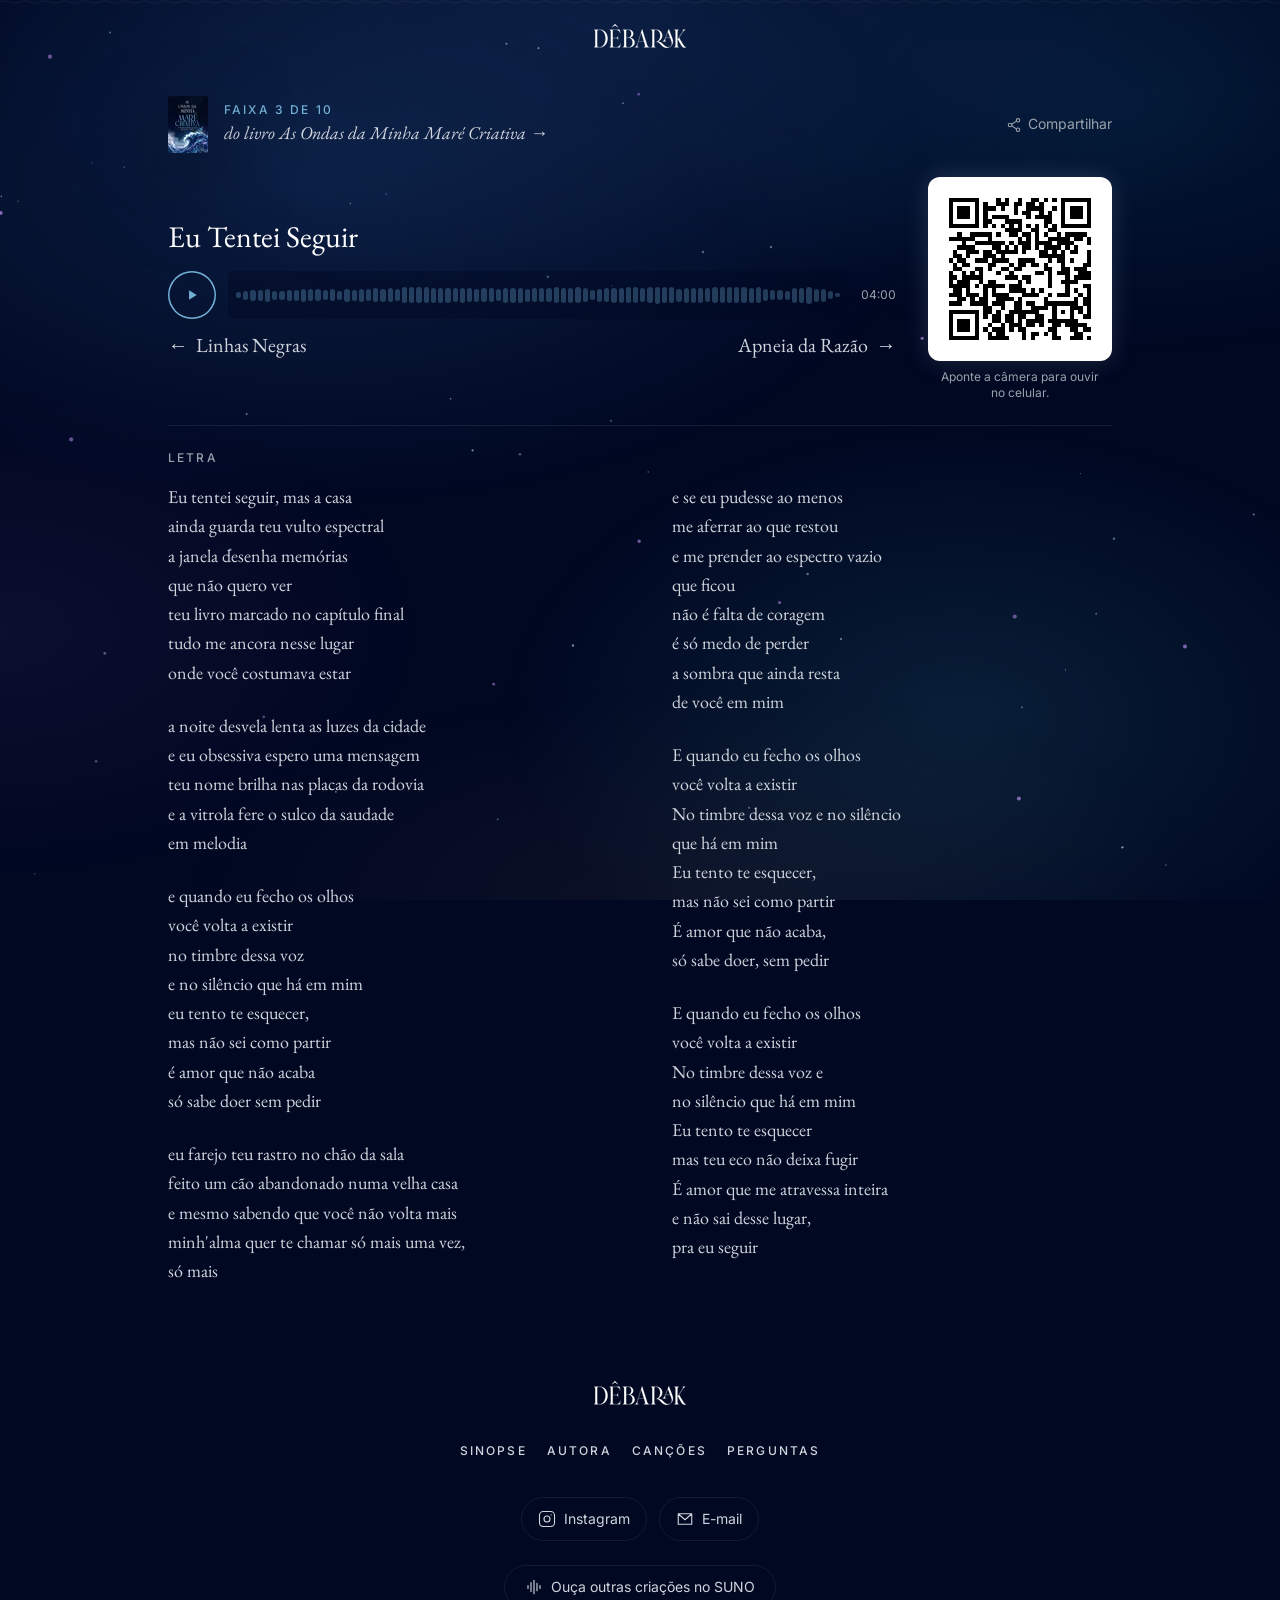
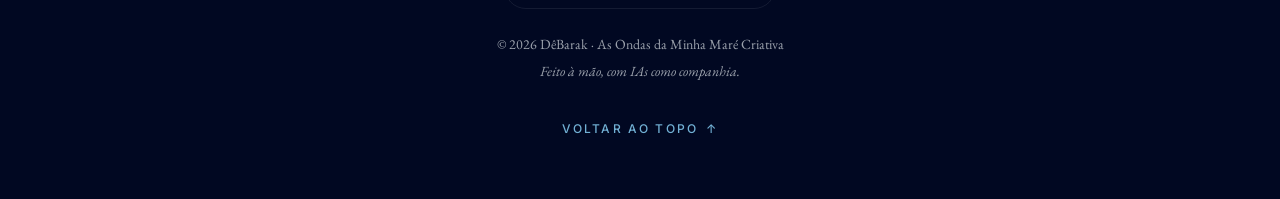
<file: t/03/index.html>
<!DOCTYPE html><html lang="pt-BR" data-astro-cid-ju4pidww><head><meta charset="UTF-8"><meta name="viewport" content="width=device-width, initial-scale=1.0, viewport-fit=cover"><meta name="description" content="Ouça “Eu Tentei Seguir”, faixa 03 do livro As Ondas da Minha Maré Criativa, de DêBarak."><meta name="color-scheme" content="dark"><meta name="theme-color" content="#010822"><meta name="referrer" content="strict-origin-when-cross-origin"><link rel="canonical" href="https://www.debarak.com.br/t/03/"><link rel="alternate" hreflang="pt-BR" href="https://www.debarak.com.br/t/03/"><link rel="icon" type="image/svg+xml" href="/favicon.svg"><link rel="apple-touch-icon" href="/apple-touch-icon.png"><link rel="manifest" href="/manifest.webmanifest"><link rel="preload" href="/_astro/inter-latin-wght-normal.Dx4kXJAl.woff2" as="font" type="font/woff2" crossorigin><link rel="preload" href="/_astro/eb-garamond-latin-400-normal.BCNrxLz_.woff2" as="font" type="font/woff2" crossorigin><link rel="preload" href="/_astro/eb-garamond-latin-400-italic.DSEbMgZu.woff2" as="font" type="font/woff2" crossorigin><title>Eu Tentei Seguir · As Ondas da Minha Maré Criativa</title><meta property="og:type" content="website"><meta property="og:site_name" content="DêBarak"><meta property="og:title" content="Eu Tentei Seguir · As Ondas da Minha Maré Criativa"><meta property="og:description" content="Ouça “Eu Tentei Seguir”, faixa 03 do livro As Ondas da Minha Maré Criativa, de DêBarak."><meta property="og:url" content="https://www.debarak.com.br/t/03/"><meta property="og:image" content="https://www.debarak.com.br/og/03.jpg"><meta property="og:image:width" content="1200"><meta property="og:image:height" content="630"><meta property="og:image:type" content="image/jpeg"><meta property="og:image:alt" content="Capa social da faixa 03, “Eu Tentei Seguir”, do livro As Ondas da Minha Maré Criativa"><meta property="og:locale" content="pt_BR"><meta name="twitter:card" content="summary_large_image"><meta name="twitter:title" content="Eu Tentei Seguir · As Ondas da Minha Maré Criativa"><meta name="twitter:description" content="Ouça “Eu Tentei Seguir”, faixa 03 do livro As Ondas da Minha Maré Criativa, de DêBarak."><meta name="twitter:image" content="https://www.debarak.com.br/og/03.jpg"><meta name="twitter:image:alt" content="Capa social da faixa 03, “Eu Tentei Seguir”, do livro As Ondas da Minha Maré Criativa"><script type="application/ld+json">{"@context":"https://schema.org","@type":"WebSite","@id":"https://www.debarak.com.br/#website","url":"https://www.debarak.com.br/","name":"As Ondas da Minha Maré Criativa","alternateName":"DêBarak","description":"Uma obra que une palavras, música e tecnologia para transformar sentimentos em canções e inspirar novas travessias.","inLanguage":"pt-BR","publisher":{"@id":"https://www.debarak.com.br/#author"},"about":{"@id":"https://www.debarak.com.br/#book"}}</script><script type="application/ld+json">{"@context":"https://schema.org","@type":"WebPage","@id":"https://www.debarak.com.br/t/03/#webpage","url":"https://www.debarak.com.br/t/03/","name":"Eu Tentei Seguir · As Ondas da Minha Maré Criativa","description":"Ouça “Eu Tentei Seguir”, faixa 03 do livro As Ondas da Minha Maré Criativa, de DêBarak.","inLanguage":"pt-BR","isPartOf":{"@id":"https://www.debarak.com.br/#website"},"about":{"@id":"https://www.debarak.com.br/#book"},"primaryImageOfPage":"https://www.debarak.com.br/og/03.jpg"}</script><script type="application/ld+json">{"@context":"https://schema.org","@type":"Book","@id":"https://www.debarak.com.br/#book","name":"As Ondas da Minha Maré Criativa","alternateName":"A trilha sonora de uma mulher comum","description":"Uma obra que une palavras, música e tecnologia para transformar sentimentos em canções e inspirar novas travessias.","inLanguage":"pt-BR","author":{"@id":"https://www.debarak.com.br/#author"},"hasPart":{"@id":"https://www.debarak.com.br/#album"},"image":"https://www.debarak.com.br/og-image.jpg","url":"https://www.debarak.com.br/"}</script><script type="application/ld+json">{"@context":"https://schema.org","@type":"Person","@id":"https://www.debarak.com.br/#author","name":"DêBarak","description":"DêBarak é goiana, aposentada e devota fervorosa da música popular brasileira. Cantora de chuveiro por vocação e exploradora de tecnologia por natureza.","url":"https://www.debarak.com.br/","image":"https://www.debarak.com.br/_astro/author-portrait.qljSDqZ9.jpg","nationality":"BR","knowsLanguage":"pt-BR","sameAs":["https://instagram.com/debarak.ondas","https://suno.com/@debarak"]}</script><script type="application/ld+json">{"@context":"https://schema.org","@type":"MusicRecording","@id":"https://www.debarak.com.br/t/03/","url":"https://www.debarak.com.br/t/03/","name":"Eu Tentei Seguir","byArtist":{"@id":"https://www.debarak.com.br/#author"},"inAlbum":{"@id":"https://www.debarak.com.br/#album"},"duration":"PT4M0S","position":3,"audio":"https://www.debarak.com.br/audio/03-eu-tentei-seguir.mp3"}</script><script type="application/ld+json">{"@context":"https://schema.org","@type":"MusicAlbum","@id":"https://www.debarak.com.br/#album","name":"As Ondas da Minha Maré Criativa","url":"https://www.debarak.com.br/","byArtist":{"@id":"https://www.debarak.com.br/#author"},"numTracks":10,"inLanguage":"pt-BR"}</script><meta http-equiv="content-security-policy" content="default-src 'self';img-src 'self' data:;font-src 'self';media-src 'self';connect-src 'self';object-src 'none';base-uri 'self'; script-src 'self' 'sha256-BF0290pkb3jxQsE7z00xR8Imp8X34FLC88L0lkMnrGw=' 'sha256-QzWFZi+FLIx23tnm9SBU4aEgx4x8DsuASP07mfqol/c=' 'sha256-0chmwFk0zaA528yFfGV7J9ppIpdfTPPULncDF3WG7Zs=' 'sha256-eIXWvAmxkr251LJZkjniEK5LcPF3NkapbJepohwYRIc=' 'sha256-Q2BPg90ZMplYY+FSdApNErhpWafg2hcRRbndmvxuL/Q=' 'sha256-47DEQpj8HBSa+/TImW+5JCeuQeRkm5NMpJWZG3hSuFU='; style-src 'self' ; style-src-elem 'self' 'sha256-qaEx7Vb+wpoYmX73ArfFMrRZn6Dk8BVslhyM0B7ajPk=' 'sha256-47DEQpj8HBSa+/TImW+5JCeuQeRkm5NMpJWZG3hSuFU='; style-src-attr 'unsafe-inline';"><link rel="stylesheet" href="/_astro/Nav.CZeev84g.css"><style>.song-bar[data-astro-cid-2jauokcc]{background-color:var(--track-accent)}.song-scrub[data-astro-cid-2jauokcc]:focus-visible{box-shadow:0 0 0 2px var(--track-accent);outline:none}.song-dock[data-astro-cid-anvv26eo]{right:.75rem;bottom:calc(.75rem + env(safe-area-inset-bottom));z-index:40;background-color:color-mix(in srgb, var(--color-night-mid) 92%, transparent);backdrop-filter:blur(10px);box-shadow:inset 0 0 0 1px color-mix(in srgb, var(--color-cover-blue) 30%, transparent), var(--drop-shadow-book);visibility:hidden;transition:transform var(--duration-reveal) var(--ease-entrance), visibility var(--duration-reveal);border-radius:1.125rem;align-items:center;gap:.75rem;padding:.625rem .875rem .625rem .625rem;display:flex;position:fixed;left:.75rem;transform:translateY(calc(100% + 2rem))}.song-dock[data-astro-cid-anvv26eo][data-visible]{visibility:visible;transform:none}.dock-track[data-astro-cid-anvv26eo]{background-color:var(--color-surface-line);border-radius:2px;height:3px;margin-top:.4rem;display:block;overflow:hidden}.dock-fill[data-astro-cid-anvv26eo]{background-color:var(--track-accent);transform-origin:0;height:100%;display:block;transform:scaleX(0)}@media (width>=48rem){.song-dock[data-astro-cid-anvv26eo]{width:32rem;left:50%;right:auto;transform:translate(-50%,calc(100% + 2rem))}.song-dock[data-astro-cid-anvv26eo][data-visible]{transform:translate(-50%)}}@media (prefers-reduced-motion:reduce){.song-dock[data-astro-cid-anvv26eo]{transition:none}}
</style><script type="module" src="/_astro/page.CMFgH77u.js"></script></head><body id="top" class="flex min-h-svh flex-col" data-astro-cid-ju4pidww><a href="#main-content" class="bg-night-deep border-cover-blue text-cover-blue sr-only focus:not-sr-only focus:fixed focus:top-4 focus:left-4 focus:z-50 focus:rounded-md focus:border focus:px-4 focus:py-2 focus:text-sm focus:font-medium focus:outline-none" data-astro-cid-ju4pidww>Pular para o conteúdo</a><!-- Zero-sized, not display:none: url(#…) can't reliably resolve defs in a non-rendered subtree. --><svg width="0" height="0" aria-hidden="true" focusable="false" class="absolute" data-astro-cid-ju4pidww><defs data-astro-cid-ju4pidww><linearGradient id="wave-gradient" x1="0" y1="0" x2="1" y2="0" data-astro-cid-ju4pidww><stop offset="0%" style="stop-color: var(--color-nebula)" data-astro-cid-ju4pidww></stop><stop offset="55%" style="stop-color: var(--color-cover-blue)" data-astro-cid-ju4pidww></stop><stop offset="100%" style="stop-color: var(--color-moonlight)" data-astro-cid-ju4pidww></stop></linearGradient></defs></svg><div class="aurora-wash" data-anim aria-hidden="true" data-astro-cid-ju4pidww></div><div class="scroll-tide" aria-hidden="true" data-astro-cid-ju4pidww><div class="scroll-tide-fill" data-astro-cid-ju4pidww></div></div><div class="starfield pointer-events-none fixed inset-0 -z-10" data-anim aria-hidden="true" data-astro-cid-t34idrrz><svg class="absolute inset-0 h-full w-full" viewBox="0 0 100 100" preserveAspectRatio="xMidYMid slice" data-astro-cid-t34idrrz><g class="starfield-small" data-astro-cid-t34idrrz><circle cx="88.912" cy="91.989" r="0.054" fill="var(--color-star-cool)" opacity="0.342" data-astro-cid-t34idrrz></circle><circle cx="36.924" cy="50.031" r="0.087" fill="var(--color-star-cool)" opacity="0.581" data-astro-cid-t34idrrz></circle><circle cx="39.565" cy="18.259" r="0.08" fill="var(--color-star-cool)" opacity="0.517" data-astro-cid-t34idrrz></circle><circle cx="30.17" cy="30.006" r="0.052" fill="var(--color-star-cool)" opacity="0.55" data-astro-cid-t34idrrz></circle><circle cx="42.07" cy="18.604" r="0.083" fill="var(--color-star-cool)" opacity="0.481" data-astro-cid-t34idrrz></circle><circle cx="8.601" cy="17.387" r="0.074" fill="var(--color-star-cool)" opacity="0.409" data-astro-cid-t34idrrz></circle><circle cx="63.094" cy="59.689" r="0.104" fill="var(--color-star-cool)" opacity="0.434" data-astro-cid-t34idrrz></circle><circle cx="38.884" cy="78.843" r="0.074" fill="var(--color-star-cool)" opacity="0.356" data-astro-cid-t34idrrz></circle><circle cx="69.303" cy="8.182" r="0.063" fill="var(--color-star-cool)" opacity="0.576" data-astro-cid-t34idrrz></circle><circle cx="87.685" cy="81.04" r="0.092" fill="var(--color-star-cool)" opacity="0.592" data-astro-cid-t34idrrz></circle><circle cx="27.364" cy="30.749" r="0.06" fill="var(--color-star-cool)" opacity="0.506" data-astro-cid-t34idrrz></circle><circle cx="21.672" cy="90.643" r="0.107" fill="var(--color-star-cool)" opacity="0.417" data-astro-cid-t34idrrz></circle><circle cx="3.943" cy="94.056" r="0.074" fill="var(--color-star-cool)" opacity="0.426" data-astro-cid-t34idrrz></circle><circle cx="7.51" cy="74.321" r="0.101" fill="var(--color-star-cool)" opacity="0.331" data-astro-cid-t34idrrz></circle><circle cx="65.707" cy="64.772" r="0.087" fill="var(--color-star-cool)" opacity="0.534" data-astro-cid-t34idrrz></circle><circle cx="11.867" cy="98.74" r="0.052" fill="var(--color-star-cool)" opacity="0.534" data-astro-cid-t34idrrz></circle><circle cx="79.324" cy="9.561" r="0.077" fill="var(--color-star-cool)" opacity="0.431" data-astro-cid-t34idrrz></circle><circle cx="1.409" cy="30.566" r="0.061" fill="var(--color-star-cool)" opacity="0.326" data-astro-cid-t34idrrz></circle><circle cx="11.458" cy="95.09" r="0.084" fill="var(--color-star-cool)" opacity="0.318" data-astro-cid-t34idrrz></circle><circle cx="42.803" cy="36.466" r="0.108" fill="var(--color-star-cool)" opacity="0.507" data-astro-cid-t34idrrz></circle><circle cx="28.778" cy="88.028" r="0.09" fill="var(--color-star-cool)" opacity="0.393" data-astro-cid-t34idrrz></circle><circle cx="2.716" cy="83.107" r="0.052" fill="var(--color-star-cool)" opacity="0.376" data-astro-cid-t34idrrz></circle><circle cx="97.95" cy="55.039" r="0.073" fill="var(--color-star-cool)" opacity="0.557" data-astro-cid-t34idrrz></circle><circle cx="47.814" cy="37.156" r="0.054" fill="var(--color-star-cool)" opacity="0.435" data-astro-cid-t34idrrz></circle><circle cx="85.64" cy="62.791" r="0.075" fill="var(--color-star-cool)" opacity="0.41" data-astro-cid-t34idrrz></circle><circle cx="44.763" cy="65.278" r="0.094" fill="var(--color-star-cool)" opacity="0.582" data-astro-cid-t34idrrz></circle><circle cx="58.516" cy="77.951" r="0.073" fill="var(--color-star-cool)" opacity="0.451" data-astro-cid-t34idrrz></circle><circle cx="60.231" cy="34.141" r="0.092" fill="var(--color-star-cool)" opacity="0.418" data-astro-cid-t34idrrz></circle><circle cx="83.243" cy="67.184" r="0.05" fill="var(--color-star-cool)" opacity="0.582" data-astro-cid-t34idrrz></circle><circle cx="60.885" cy="10.412" r="0.088" fill="var(--color-star-cool)" opacity="0.443" data-astro-cid-t34idrrz></circle><circle cx="26.489" cy="97.158" r="0.105" fill="var(--color-star-cool)" opacity="0.402" data-astro-cid-t34idrrz></circle><circle cx="13.39" cy="60.757" r="0.061" fill="var(--color-star-cool)" opacity="0.557" data-astro-cid-t34idrrz></circle><circle cx="54.92" cy="34.54" r="0.097" fill="var(--color-star-cool)" opacity="0.41" data-astro-cid-t34idrrz></circle><circle cx="84.414" cy="51.842" r="0.052" fill="var(--color-star-cool)" opacity="0.36" data-astro-cid-t34idrrz></circle><circle cx="35.203" cy="45.996" r="0.067" fill="var(--color-star-cool)" opacity="0.507" data-astro-cid-t34idrrz></circle><circle cx="40.622" cy="50.335" r="0.101" fill="var(--color-star-cool)" opacity="0.352" data-astro-cid-t34idrrz></circle><circle cx="34.005" cy="98.192" r="0.055" fill="var(--color-star-cool)" opacity="0.594" data-astro-cid-t34idrrz></circle><circle cx="48.683" cy="22.902" r="0.068" fill="var(--color-star-cool)" opacity="0.433" data-astro-cid-t34idrrz></circle><circle cx="17.991" cy="57.796" r="0.1" fill="var(--color-star-cool)" opacity="0.569" data-astro-cid-t34idrrz></circle><circle cx="75.262" cy="36.209" r="0.052" fill="var(--color-star-cool)" opacity="0.502" data-astro-cid-t34idrrz></circle><circle cx="53.83" cy="91.474" r="0.064" fill="var(--color-star-cool)" opacity="0.333" data-astro-cid-t34idrrz></circle><circle cx="87.027" cy="56.924" r="0.094" fill="var(--color-star-cool)" opacity="0.461" data-astro-cid-t34idrrz></circle><circle cx="8.187" cy="65.893" r="0.105" fill="var(--color-star-cool)" opacity="0.386" data-astro-cid-t34idrrz></circle><circle cx="50.643" cy="51.713" r="0.054" fill="var(--color-star-cool)" opacity="0.508" data-astro-cid-t34idrrz></circle><circle cx="47.729" cy="47.719" r="0.084" fill="var(--color-star-cool)" opacity="0.327" data-astro-cid-t34idrrz></circle><circle cx="32.778" cy="87.243" r="0.092" fill="var(--color-star-cool)" opacity="0.544" data-astro-cid-t34idrrz></circle><circle cx="39.123" cy="3.619" r="0.1" fill="var(--color-star-cool)" opacity="0.358" data-astro-cid-t34idrrz></circle><circle cx="0.098" cy="30.18" r="0.068" fill="var(--color-star-cool)" opacity="0.469" data-astro-cid-t34idrrz></circle><circle cx="49.035" cy="0.26" r="0.075" fill="var(--color-star-cool)" opacity="0.378" data-astro-cid-t34idrrz></circle><circle cx="19.27" cy="47.192" r="0.081" fill="var(--color-star-cool)" opacity="0.483" data-astro-cid-t34idrrz></circle><circle cx="44.133" cy="4.309" r="0.107" fill="var(--color-star-cool)" opacity="0.586" data-astro-cid-t34idrrz></circle><circle cx="56.96" cy="4.944" r="0.052" fill="var(--color-star-cool)" opacity="0.486" data-astro-cid-t34idrrz></circle><circle cx="91.083" cy="82.431" r="0.057" fill="var(--color-star-cool)" opacity="0.583" data-astro-cid-t34idrrz></circle><circle cx="79.835" cy="70.103" r="0.081" fill="var(--color-star-cool)" opacity="0.378" data-astro-cid-t34idrrz></circle><circle cx="56.551" cy="1.294" r="0.085" fill="var(--color-star-cool)" opacity="0.57" data-astro-cid-t34idrrz></circle><circle cx="54.563" cy="9.337" r="0.088" fill="var(--color-star-cool)" opacity="0.359" data-astro-cid-t34idrrz></circle><circle cx="7.204" cy="27.565" r="0.05" fill="var(--color-star-cool)" opacity="0.445" data-astro-cid-t34idrrz></circle><circle cx="47.809" cy="89.311" r="0.052" fill="var(--color-star-cool)" opacity="0.328" data-astro-cid-t34idrrz></circle><circle cx="9.709" cy="27.909" r="0.054" fill="var(--color-star-cool)" opacity="0.409" data-astro-cid-t34idrrz></circle><circle cx="26.24" cy="76.693" r="0.075" fill="var(--color-star-cool)" opacity="0.487" data-astro-cid-t34idrrz></circle></g><g class="starfield-medium" data-astro-cid-t34idrrz><circle cx="92.575" cy="65.354" r="0.158" fill="var(--color-star-violet)" style="--star-opacity:0.675;--twinkle-delay:5.909s;--twinkle-duration:5.033s;" data-astro-cid-t34idrrz></circle><circle cx="12.501" cy="91.606" r="0.136" fill="var(--color-star-violet)" style="--star-opacity:0.518;--twinkle-delay:4.577s;--twinkle-duration:4.175s;" data-astro-cid-t34idrrz></circle><circle cx="31.5" cy="5.822" r="0.152" fill="var(--color-star-violet)" style="--star-opacity:0.747;--twinkle-delay:1.189s;--twinkle-duration:5.503s;" data-astro-cid-t34idrrz></circle><circle cx="82.907" cy="41.334" r="0.148" fill="var(--color-star-violet)" style="--star-opacity:0.428;--twinkle-delay:3.746s;--twinkle-duration:6.35s;" data-astro-cid-t34idrrz></circle><circle cx="0.055" cy="31.475" r="0.154" fill="var(--color-star-violet)" style="--star-opacity:0.729;--twinkle-delay:2.247s;--twinkle-duration:4.048s;" data-astro-cid-t34idrrz></circle><circle cx="16.277" cy="9.579" r="0.108" fill="var(--color-star-violet)" style="--star-opacity:0.715;--twinkle-delay:4.692s;--twinkle-duration:3.931s;" data-astro-cid-t34idrrz></circle><circle cx="64.906" cy="8.98" r="0.131" fill="var(--color-star-violet)" style="--star-opacity:0.503;--twinkle-delay:1.082s;--twinkle-duration:3.333s;" data-astro-cid-t34idrrz></circle><circle cx="79.276" cy="63.011" r="0.164" fill="var(--color-star-violet)" style="--star-opacity:0.56;--twinkle-delay:5.417s;--twinkle-duration:3.587s;" data-astro-cid-t34idrrz></circle><circle cx="92.719" cy="5.004" r="0.146" fill="var(--color-star-violet)" style="--star-opacity:0.653;--twinkle-delay:1.696s;--twinkle-duration:6.026s;" data-astro-cid-t34idrrz></circle><circle cx="38.571" cy="68.293" r="0.107" fill="var(--color-star-violet)" style="--star-opacity:0.549;--twinkle-delay:3.919s;--twinkle-duration:3.984s;" data-astro-cid-t34idrrz></circle><circle cx="50.163" cy="86.213" r="0.167" fill="var(--color-star-violet)" style="--star-opacity:0.713;--twinkle-delay:2.087s;--twinkle-duration:6.793s;" data-astro-cid-t34idrrz></circle><circle cx="60.829" cy="92.095" r="0.176" fill="var(--color-star-violet)" style="--star-opacity:0.563;--twinkle-delay:4.199s;--twinkle-duration:3.788s;" data-astro-cid-t34idrrz></circle><circle cx="3.903" cy="19.273" r="0.165" fill="var(--color-star-violet)" style="--star-opacity:0.565;--twinkle-delay:0.256s;--twinkle-duration:4.301s;" data-astro-cid-t34idrrz></circle><circle cx="12.717" cy="1.082" r="0.162" fill="var(--color-star-violet)" style="--star-opacity:0.486;--twinkle-delay:4.257s;--twinkle-duration:5.666s;" data-astro-cid-t34idrrz></circle><circle cx="20.605" cy="70.853" r="0.109" fill="var(--color-star-violet)" style="--star-opacity:0.443;--twinkle-delay:0.202s;--twinkle-duration:5.216s;" data-astro-cid-t34idrrz></circle><circle cx="60.901" cy="61.92" r="0.125" fill="var(--color-star-violet)" style="--star-opacity:0.552;--twinkle-delay:2.092s;--twinkle-duration:4.284s;" data-astro-cid-t34idrrz></circle><circle cx="66.938" cy="7.617" r="0.15" fill="var(--color-star-violet)" style="--star-opacity:0.58;--twinkle-delay:5.927s;--twinkle-duration:4.205s;" data-astro-cid-t34idrrz></circle><circle cx="72.048" cy="41.277" r="0.125" fill="var(--color-star-violet)" style="--star-opacity:0.644;--twinkle-delay:1.705s;--twinkle-duration:6.31s;" data-astro-cid-t34idrrz></circle><circle cx="9.566" cy="96.233" r="0.168" fill="var(--color-star-violet)" style="--star-opacity:0.51;--twinkle-delay:3.429s;--twinkle-duration:3.935s;" data-astro-cid-t34idrrz></circle><circle cx="12.825" cy="5.819" r="0.131" fill="var(--color-star-violet)" style="--star-opacity:0.645;--twinkle-delay:1.096s;--twinkle-duration:6.411s;" data-astro-cid-t34idrrz></circle><circle cx="15.158" cy="3.368" r="0.133" fill="var(--color-star-violet)" style="--star-opacity:0.466;--twinkle-delay:2.709s;--twinkle-duration:3.072s;" data-astro-cid-t34idrrz></circle><circle cx="49.898" cy="22.213" r="0.114" fill="var(--color-star-violet)" style="--star-opacity:0.439;--twinkle-delay:4.265s;--twinkle-duration:3.252s;" data-astro-cid-t34idrrz></circle><circle cx="50.379" cy="95.688" r="0.104" fill="var(--color-star-violet)" style="--star-opacity:0.681;--twinkle-delay:1.766s;--twinkle-duration:4.283s;" data-astro-cid-t34idrrz></circle><circle cx="49.934" cy="57.126" r="0.133" fill="var(--color-star-violet)" style="--star-opacity:0.609;--twinkle-delay:3.212s;--twinkle-duration:3.5s;" data-astro-cid-t34idrrz></circle><circle cx="81.896" cy="39.86" r="0.142" fill="var(--color-star-violet)" style="--star-opacity:0.689;--twinkle-delay:4.602s;--twinkle-duration:6.235s;" data-astro-cid-t34idrrz></circle><circle cx="79.6" cy="77.224" r="0.159" fill="var(--color-star-violet)" style="--star-opacity:0.688;--twinkle-delay:1.936s;--twinkle-duration:5.822s;" data-astro-cid-t34idrrz></circle><circle cx="76.377" cy="2.55" r="0.126" fill="var(--color-star-violet)" style="--star-opacity:0.723;--twinkle-delay:3.215s;--twinkle-duration:3.595s;" data-astro-cid-t34idrrz></circle><circle cx="5.562" cy="49.173" r="0.162" fill="var(--color-star-violet)" style="--star-opacity:0.56;--twinkle-delay:4.438s;--twinkle-duration:4.885s;" data-astro-cid-t34idrrz></circle></g></svg></div><header class="absolute inset-x-0 top-0 z-30"><div class="page-container flex items-center justify-center pt-[calc(1.5rem+env(safe-area-inset-top))] pb-6"><!-- `-m-2 p-2` enlarges the tap target without changing layout. --><a href="/" class="-m-2 flex items-center p-2 transition-opacity active:opacity-70" aria-label="DêBarak"><img src="/_astro/wordmark.DsOjPOXy_Z1fRK1r.webp" srcset="/_astro/wordmark.DsOjPOXy_Z1fRK1r.webp 1x, /_astro/wordmark.DsOjPOXy_O6jW4.webp 2x" alt loading="eager" decoding="async" width="92" height="24" class="h-5 w-auto md:h-6"></a></div></header><!-- `min-h-full` on a child computes to zero here (main's height is auto); use `centerMain`. --><main id="main-content" class="flex-1 flex flex-col" data-astro-cid-ju4pidww><div class="flex flex-1 flex-col"><section class="page-container my-auto flex w-full flex-col gap-4 pt-20 pb-6 md:gap-6 md:pt-24 md:pb-12"><div class="flex flex-col items-start gap-3 md:flex-row md:items-center md:justify-between md:gap-4"><a href="/" class="group flex min-w-0 items-center gap-4"><img src="/_astro/book-cover.D2BoXesk_Z4ji7c.webp" srcset="/_astro/book-cover.D2BoXesk_Z1hbP4J.webp 40w, /_astro/book-cover.D2BoXesk_Z12WPbr.webp 80w" alt sizes="40px" loading="lazy" decoding="async" width="1080" height="1526" class="drop-shadow-book hidden h-auto w-10 rounded-xs md:block"><span class="flex flex-col"><span class="eyebrow text-cover-blue">Faixa 3 de 10</span><span class="group-hover:text-cover-blue font-serif text-base text-neutral-300 italic transition-colors md:text-lg">do livro As Ondas da Minha Maré Criativa →</span></span></a><!-- `-m-3 p-3` enlarges the tap target without changing layout. --><button type="button" data-track-share data-share-title="Eu Tentei Seguir" class="hover:text-cover-blue -m-3 flex shrink-0 items-center gap-1.5 p-3 text-sm text-neutral-400 transition-colors" aria-label="Compartilhar Eu Tentei Seguir"><svg width="16" height="16" viewBox="0 0 24 24" fill="none" stroke="currentColor" stroke-width="1.6" stroke-linecap="round" stroke-linejoin="round" aria-hidden="true"><circle cx="18" cy="5" r="2.6"></circle><circle cx="6" cy="12" r="2.6"></circle><circle cx="18" cy="19" r="2.6"></circle><line x1="8.5" y1="10.8" x2="15.5" y2="6.2"></line><line x1="8.5" y1="13.2" x2="15.5" y2="17.8"></line></svg><span data-share-label aria-live="polite">Compartilhar</span></button></div><article class="song-slide track-tinted"><div class="flex flex-col gap-6"><div class="flex flex-col gap-4 md:flex-row md:items-center md:gap-8"><div class="flex min-w-0 flex-1 flex-col gap-4"><h1 class="font-serif text-2xl text-white md:text-3xl">Eu Tentei Seguir</h1><div class="flex flex-col gap-3" data-astro-cid-2jauokcc><audio id="track-03" preload="none" src="/audio/03-eu-tentei-seguir.mp3" data-track-number="03" data-astro-cid-2jauokcc></audio><div class="flex items-center gap-3" data-astro-cid-2jauokcc><button type="button" class="song-play-btn play-ring flex h-11 w-11 shrink-0 items-center justify-center rounded-full md:h-12 md:w-12" data-audio-target="track-03" data-state="idle" data-song-label="Eu Tentei Seguir" data-song-artist="DêBarak" data-song-album="As Ondas da Minha Maré Criativa" data-song-artwork="/_astro/book-cover.D2BoXesk.jpg" data-song-artwork-sizes="1080x1526" aria-label="Ouvir Eu Tentei Seguir" data-astro-cid-2jauokcc><svg class="play-icon" width="14" height="14" viewBox="0 0 24 24" fill="currentColor" aria-hidden="true"><path d="M7 4l13 8-13 8z"></path></svg><svg class="pause-icon" width="14" height="14" viewBox="0 0 24 24" fill="currentColor" aria-hidden="true"><path d="M6 4h4v16H6zM14 4h4v16h-4z"></path></svg><svg class="loading-icon" width="14" height="14" viewBox="0 0 24 24" fill="none" aria-hidden="true"><circle cx="12" cy="12" r="9" stroke="currentColor" stroke-width="2.5" opacity="0.25"></circle><path d="M21 12a9 9 0 0 0-9-9" stroke="currentColor" stroke-width="2.5" stroke-linecap="round"></path></svg></button><div class="song-scrub bg-night-deep/40 hover:bg-night-deep/60 flex h-11 flex-1 cursor-pointer touch-pan-y items-center gap-px overflow-hidden sm:gap-[2px] rounded-md px-2 transition-colors outline-none md:h-12" data-song-scrub role="slider" tabindex="0" aria-label="Posição em Eu Tentei Seguir. Setas movem 5 segundos." aria-valuemin="0" aria-valuemax="100" aria-valuenow="0" aria-valuetext="0:00" aria-orientation="horizontal" data-astro-cid-2jauokcc><span class="song-bar min-w-0 flex-1 rounded-full" style="height:6px;opacity:0.3;" data-base-height="6" data-astro-cid-2jauokcc></span><span class="song-bar min-w-0 flex-1 rounded-full" style="height:9px;opacity:0.3;" data-base-height="9" data-astro-cid-2jauokcc></span><span class="song-bar min-w-0 flex-1 rounded-full" style="height:11px;opacity:0.3;" data-base-height="11" data-astro-cid-2jauokcc></span><span class="song-bar min-w-0 flex-1 rounded-full" style="height:11px;opacity:0.3;" data-base-height="11" data-astro-cid-2jauokcc></span><span class="song-bar min-w-0 flex-1 rounded-full" style="height:13px;opacity:0.3;" data-base-height="13" data-astro-cid-2jauokcc></span><span class="song-bar min-w-0 flex-1 rounded-full" style="height:9px;opacity:0.3;" data-base-height="9" data-astro-cid-2jauokcc></span><span class="song-bar min-w-0 flex-1 rounded-full" style="height:9px;opacity:0.3;" data-base-height="9" data-astro-cid-2jauokcc></span><span class="song-bar min-w-0 flex-1 rounded-full" style="height:11px;opacity:0.3;" data-base-height="11" data-astro-cid-2jauokcc></span><span class="song-bar min-w-0 flex-1 rounded-full" style="height:11px;opacity:0.3;" data-base-height="11" data-astro-cid-2jauokcc></span><span class="song-bar min-w-0 flex-1 rounded-full" style="height:13px;opacity:0.3;" data-base-height="13" data-astro-cid-2jauokcc></span><span class="song-bar min-w-0 flex-1 rounded-full" style="height:12px;opacity:0.3;" data-base-height="12" data-astro-cid-2jauokcc></span><span class="song-bar min-w-0 flex-1 rounded-full" style="height:12px;opacity:0.3;" data-base-height="12" data-astro-cid-2jauokcc></span><span class="song-bar min-w-0 flex-1 rounded-full" style="height:10px;opacity:0.3;" data-base-height="10" data-astro-cid-2jauokcc></span><span class="song-bar min-w-0 flex-1 rounded-full" style="height:12px;opacity:0.3;" data-base-height="12" data-astro-cid-2jauokcc></span><span class="song-bar min-w-0 flex-1 rounded-full" style="height:9px;opacity:0.3;" data-base-height="9" data-astro-cid-2jauokcc></span><span class="song-bar min-w-0 flex-1 rounded-full" style="height:13px;opacity:0.3;" data-base-height="13" data-astro-cid-2jauokcc></span><span class="song-bar min-w-0 flex-1 rounded-full" style="height:11px;opacity:0.3;" data-base-height="11" data-astro-cid-2jauokcc></span><span class="song-bar min-w-0 flex-1 rounded-full" style="height:13px;opacity:0.3;" data-base-height="13" data-astro-cid-2jauokcc></span><span class="song-bar min-w-0 flex-1 rounded-full" style="height:12px;opacity:0.3;" data-base-height="12" data-astro-cid-2jauokcc></span><span class="song-bar min-w-0 flex-1 rounded-full" style="height:14px;opacity:0.3;" data-base-height="14" data-astro-cid-2jauokcc></span><span class="song-bar min-w-0 flex-1 rounded-full" style="height:13px;opacity:0.3;" data-base-height="13" data-astro-cid-2jauokcc></span><span class="song-bar min-w-0 flex-1 rounded-full" style="height:14px;opacity:0.3;" data-base-height="14" data-astro-cid-2jauokcc></span><span class="song-bar min-w-0 flex-1 rounded-full" style="height:12px;opacity:0.3;" data-base-height="12" data-astro-cid-2jauokcc></span><span class="song-bar min-w-0 flex-1 rounded-full" style="height:16px;opacity:0.3;" data-base-height="16" data-astro-cid-2jauokcc></span><span class="song-bar min-w-0 flex-1 rounded-full" style="height:16px;opacity:0.3;" data-base-height="16" data-astro-cid-2jauokcc></span><span class="song-bar min-w-0 flex-1 rounded-full" style="height:16px;opacity:0.3;" data-base-height="16" data-astro-cid-2jauokcc></span><span class="song-bar min-w-0 flex-1 rounded-full" style="height:16px;opacity:0.3;" data-base-height="16" data-astro-cid-2jauokcc></span><span class="song-bar min-w-0 flex-1 rounded-full" style="height:15px;opacity:0.3;" data-base-height="15" data-astro-cid-2jauokcc></span><span class="song-bar min-w-0 flex-1 rounded-full" style="height:15px;opacity:0.3;" data-base-height="15" data-astro-cid-2jauokcc></span><span class="song-bar min-w-0 flex-1 rounded-full" style="height:15px;opacity:0.3;" data-base-height="15" data-astro-cid-2jauokcc></span><span class="song-bar min-w-0 flex-1 rounded-full" style="height:14px;opacity:0.3;" data-base-height="14" data-astro-cid-2jauokcc></span><span class="song-bar min-w-0 flex-1 rounded-full" style="height:15px;opacity:0.3;" data-base-height="15" data-astro-cid-2jauokcc></span><span class="song-bar min-w-0 flex-1 rounded-full" style="height:14px;opacity:0.3;" data-base-height="14" data-astro-cid-2jauokcc></span><span class="song-bar min-w-0 flex-1 rounded-full" style="height:13px;opacity:0.3;" data-base-height="13" data-astro-cid-2jauokcc></span><span class="song-bar min-w-0 flex-1 rounded-full" style="height:14px;opacity:0.3;" data-base-height="14" data-astro-cid-2jauokcc></span><span class="song-bar min-w-0 flex-1 rounded-full" style="height:14px;opacity:0.3;" data-base-height="14" data-astro-cid-2jauokcc></span><span class="song-bar min-w-0 flex-1 rounded-full" style="height:12px;opacity:0.3;" data-base-height="12" data-astro-cid-2jauokcc></span><span class="song-bar min-w-0 flex-1 rounded-full" style="height:15px;opacity:0.3;" data-base-height="15" data-astro-cid-2jauokcc></span><span class="song-bar min-w-0 flex-1 rounded-full" style="height:15px;opacity:0.3;" data-base-height="15" data-astro-cid-2jauokcc></span><span class="song-bar min-w-0 flex-1 rounded-full" style="height:15px;opacity:0.3;" data-base-height="15" data-astro-cid-2jauokcc></span><span class="song-bar min-w-0 flex-1 rounded-full" style="height:13px;opacity:0.3;" data-base-height="13" data-astro-cid-2jauokcc></span><span class="song-bar min-w-0 flex-1 rounded-full" style="height:14px;opacity:0.3;" data-base-height="14" data-astro-cid-2jauokcc></span><span class="song-bar min-w-0 flex-1 rounded-full" style="height:14px;opacity:0.3;" data-base-height="14" data-astro-cid-2jauokcc></span><span class="song-bar min-w-0 flex-1 rounded-full" style="height:14px;opacity:0.3;" data-base-height="14" data-astro-cid-2jauokcc></span><span class="song-bar min-w-0 flex-1 rounded-full" style="height:16px;opacity:0.3;" data-base-height="16" data-astro-cid-2jauokcc></span><span class="song-bar min-w-0 flex-1 rounded-full" style="height:15px;opacity:0.3;" data-base-height="15" data-astro-cid-2jauokcc></span><span class="song-bar min-w-0 flex-1 rounded-full" style="height:15px;opacity:0.3;" data-base-height="15" data-astro-cid-2jauokcc></span><span class="song-bar min-w-0 flex-1 rounded-full" style="height:16px;opacity:0.3;" data-base-height="16" data-astro-cid-2jauokcc></span><span class="song-bar min-w-0 flex-1 rounded-full" style="height:14px;opacity:0.3;" data-base-height="14" data-astro-cid-2jauokcc></span><span class="song-bar min-w-0 flex-1 rounded-full" style="height:10px;opacity:0.3;" data-base-height="10" data-astro-cid-2jauokcc></span><span class="song-bar min-w-0 flex-1 rounded-full" style="height:13px;opacity:0.3;" data-base-height="13" data-astro-cid-2jauokcc></span><span class="song-bar min-w-0 flex-1 rounded-full" style="height:14px;opacity:0.3;" data-base-height="14" data-astro-cid-2jauokcc></span><span class="song-bar min-w-0 flex-1 rounded-full" style="height:15px;opacity:0.3;" data-base-height="15" data-astro-cid-2jauokcc></span><span class="song-bar min-w-0 flex-1 rounded-full" style="height:15px;opacity:0.3;" data-base-height="15" data-astro-cid-2jauokcc></span><span class="song-bar min-w-0 flex-1 rounded-full" style="height:16px;opacity:0.3;" data-base-height="16" data-astro-cid-2jauokcc></span><span class="song-bar min-w-0 flex-1 rounded-full" style="height:16px;opacity:0.3;" data-base-height="16" data-astro-cid-2jauokcc></span><span class="song-bar min-w-0 flex-1 rounded-full" style="height:14px;opacity:0.3;" data-base-height="14" data-astro-cid-2jauokcc></span><span class="song-bar min-w-0 flex-1 rounded-full" style="height:16px;opacity:0.3;" data-base-height="16" data-astro-cid-2jauokcc></span><span class="song-bar min-w-0 flex-1 rounded-full" style="height:17px;opacity:0.3;" data-base-height="17" data-astro-cid-2jauokcc></span><span class="song-bar min-w-0 flex-1 rounded-full" style="height:16px;opacity:0.3;" data-base-height="16" data-astro-cid-2jauokcc></span><span class="song-bar min-w-0 flex-1 rounded-full" style="height:16px;opacity:0.3;" data-base-height="16" data-astro-cid-2jauokcc></span><span class="song-bar min-w-0 flex-1 rounded-full" style="height:13px;opacity:0.3;" data-base-height="13" data-astro-cid-2jauokcc></span><span class="song-bar min-w-0 flex-1 rounded-full" style="height:15px;opacity:0.3;" data-base-height="15" data-astro-cid-2jauokcc></span><span class="song-bar min-w-0 flex-1 rounded-full" style="height:15px;opacity:0.3;" data-base-height="15" data-astro-cid-2jauokcc></span><span class="song-bar min-w-0 flex-1 rounded-full" style="height:15px;opacity:0.3;" data-base-height="15" data-astro-cid-2jauokcc></span><span class="song-bar min-w-0 flex-1 rounded-full" style="height:14px;opacity:0.3;" data-base-height="14" data-astro-cid-2jauokcc></span><span class="song-bar min-w-0 flex-1 rounded-full" style="height:16px;opacity:0.3;" data-base-height="16" data-astro-cid-2jauokcc></span><span class="song-bar min-w-0 flex-1 rounded-full" style="height:16px;opacity:0.3;" data-base-height="16" data-astro-cid-2jauokcc></span><span class="song-bar min-w-0 flex-1 rounded-full" style="height:16px;opacity:0.3;" data-base-height="16" data-astro-cid-2jauokcc></span><span class="song-bar min-w-0 flex-1 rounded-full" style="height:16px;opacity:0.3;" data-base-height="16" data-astro-cid-2jauokcc></span><span class="song-bar min-w-0 flex-1 rounded-full" style="height:16px;opacity:0.3;" data-base-height="16" data-astro-cid-2jauokcc></span><span class="song-bar min-w-0 flex-1 rounded-full" style="height:15px;opacity:0.3;" data-base-height="15" data-astro-cid-2jauokcc></span><span class="song-bar min-w-0 flex-1 rounded-full" style="height:16px;opacity:0.3;" data-base-height="16" data-astro-cid-2jauokcc></span><span class="song-bar min-w-0 flex-1 rounded-full" style="height:12px;opacity:0.3;" data-base-height="12" data-astro-cid-2jauokcc></span><span class="song-bar min-w-0 flex-1 rounded-full" style="height:10px;opacity:0.3;" data-base-height="10" data-astro-cid-2jauokcc></span><span class="song-bar min-w-0 flex-1 rounded-full" style="height:10px;opacity:0.3;" data-base-height="10" data-astro-cid-2jauokcc></span><span class="song-bar min-w-0 flex-1 rounded-full" style="height:9px;opacity:0.3;" data-base-height="9" data-astro-cid-2jauokcc></span><span class="song-bar min-w-0 flex-1 rounded-full" style="height:15px;opacity:0.3;" data-base-height="15" data-astro-cid-2jauokcc></span><span class="song-bar min-w-0 flex-1 rounded-full" style="height:15px;opacity:0.3;" data-base-height="15" data-astro-cid-2jauokcc></span><span class="song-bar min-w-0 flex-1 rounded-full" style="height:17px;opacity:0.3;" data-base-height="17" data-astro-cid-2jauokcc></span><span class="song-bar min-w-0 flex-1 rounded-full" style="height:13px;opacity:0.3;" data-base-height="13" data-astro-cid-2jauokcc></span><span class="song-bar min-w-0 flex-1 rounded-full" style="height:13px;opacity:0.3;" data-base-height="13" data-astro-cid-2jauokcc></span><span class="song-bar min-w-0 flex-1 rounded-full" style="height:8px;opacity:0.3;" data-base-height="8" data-astro-cid-2jauokcc></span><span class="song-bar min-w-0 flex-1 rounded-full" style="height:4px;opacity:0.3;" data-base-height="4" data-astro-cid-2jauokcc></span></div><span class="shrink-0 text-xs text-neutral-400 tabular-nums" data-astro-cid-2jauokcc>04:00</span></div><p data-song-error class="hidden text-xs text-red-300" role="alert" data-astro-cid-2jauokcc></p><nav aria-label="Outras faixas" class="flex flex-col gap-1.5 sm:flex-row sm:items-center sm:justify-between sm:gap-4" data-astro-cid-2jauokcc><a href="/t/02/" class="hover:text-cover-blue -my-2 flex max-w-full min-w-0 items-center gap-2 self-start py-2 font-serif text-lg text-neutral-300 transition-colors sm:self-auto md:text-xl" aria-label="Faixa anterior: Linhas Negras" data-astro-cid-2jauokcc><span aria-hidden="true" data-astro-cid-2jauokcc>←</span><span class="truncate" data-astro-cid-2jauokcc>Linhas Negras</span></a><a href="/t/04/" class="hover:text-cover-blue -my-2 flex max-w-full min-w-0 items-center gap-2 self-end py-2 font-serif text-lg text-neutral-300 transition-colors sm:self-auto md:text-xl" aria-label="Próxima faixa: Apneia da Razão" data-astro-cid-2jauokcc><span class="truncate" data-astro-cid-2jauokcc>Apneia da Razão</span><span aria-hidden="true" data-astro-cid-2jauokcc>→</span></a></nav></div></div><figure class="hidden shrink-0 flex-col items-center gap-2 md:flex"><div class="qr-plate rounded-xl bg-white p-3"><img src="/qr/03.svg" width="160" height="160" loading="lazy" alt="QR code que abre a página de Eu Tentei Seguir" class="h-40 w-40"></div><figcaption class="max-w-40 text-center text-xs text-neutral-400">Aponte a câmera para ouvir no celular.</figcaption></figure></div><div class="border-surface-border border-t pt-5 md:pt-6"><div data-song-lyrics class="min-w-0"><p class="eyebrow mb-4 text-neutral-400">Letra</p><div class="lg:columns-2 lg:gap-x-16"><p class="mb-6 break-inside-avoid font-serif text-lg leading-snug text-neutral-300 last:mb-0 md:leading-relaxed"><span class="block pl-4 -indent-4">Eu tentei seguir, mas a casa</span><span class="block pl-4 -indent-4">ainda guarda teu vulto espectral</span><span class="block pl-4 -indent-4">a janela desenha memórias</span><span class="block pl-4 -indent-4">que não quero ver</span><span class="block pl-4 -indent-4">teu livro marcado no capítulo final</span><span class="block pl-4 -indent-4">tudo me ancora nesse lugar</span><span class="block pl-4 -indent-4">onde você costumava estar</span></p><p class="mb-6 break-inside-avoid font-serif text-lg leading-snug text-neutral-300 last:mb-0 md:leading-relaxed"><span class="block pl-4 -indent-4">a noite desvela lenta as luzes da cidade</span><span class="block pl-4 -indent-4">e eu obsessiva espero uma mensagem</span><span class="block pl-4 -indent-4">teu nome brilha nas placas da rodovia</span><span class="block pl-4 -indent-4">e a vitrola fere o sulco da saudade</span><span class="block pl-4 -indent-4">em melodia</span></p><p class="mb-6 break-inside-avoid font-serif text-lg leading-snug text-neutral-300 last:mb-0 md:leading-relaxed"><span class="block pl-4 -indent-4">e quando eu fecho os olhos</span><span class="block pl-4 -indent-4">você volta a existir</span><span class="block pl-4 -indent-4">no timbre dessa voz</span><span class="block pl-4 -indent-4">e no silêncio que há em mim</span><span class="block pl-4 -indent-4">eu tento te esquecer,</span><span class="block pl-4 -indent-4">mas não sei como partir</span><span class="block pl-4 -indent-4">é amor que não acaba</span><span class="block pl-4 -indent-4">só sabe doer sem pedir</span></p><p class="mb-6 break-inside-avoid font-serif text-lg leading-snug text-neutral-300 last:mb-0 md:leading-relaxed"><span class="block pl-4 -indent-4">eu farejo teu rastro no chão da sala</span><span class="block pl-4 -indent-4">feito um cão abandonado numa velha casa</span><span class="block pl-4 -indent-4">e mesmo sabendo que você não volta mais</span><span class="block pl-4 -indent-4">minh&#39;alma quer te chamar só mais uma vez,</span><span class="block pl-4 -indent-4">só mais</span></p><p class="mb-6 break-inside-avoid font-serif text-lg leading-snug text-neutral-300 last:mb-0 md:leading-relaxed"><span class="block pl-4 -indent-4">e se eu pudesse ao menos</span><span class="block pl-4 -indent-4">me aferrar ao que restou</span><span class="block pl-4 -indent-4">e me prender ao espectro vazio</span><span class="block pl-4 -indent-4">que ficou</span><span class="block pl-4 -indent-4">não é falta de coragem</span><span class="block pl-4 -indent-4">é só medo de perder</span><span class="block pl-4 -indent-4">a sombra que ainda resta</span><span class="block pl-4 -indent-4">de você em mim</span></p><p class="mb-6 break-inside-avoid font-serif text-lg leading-snug text-neutral-300 last:mb-0 md:leading-relaxed"><span class="block pl-4 -indent-4">E quando eu fecho os olhos</span><span class="block pl-4 -indent-4">você volta a existir</span><span class="block pl-4 -indent-4">No timbre dessa voz e no silêncio</span><span class="block pl-4 -indent-4">que há em mim</span><span class="block pl-4 -indent-4">Eu tento te esquecer,</span><span class="block pl-4 -indent-4">mas não sei como partir</span><span class="block pl-4 -indent-4">É amor que não acaba,</span><span class="block pl-4 -indent-4">só sabe doer, sem pedir</span></p><p class="mb-6 break-inside-avoid font-serif text-lg leading-snug text-neutral-300 last:mb-0 md:leading-relaxed"><span class="block pl-4 -indent-4">E quando eu fecho os olhos</span><span class="block pl-4 -indent-4">você volta a existir</span><span class="block pl-4 -indent-4">No timbre dessa voz e</span><span class="block pl-4 -indent-4">no silêncio que há em mim</span><span class="block pl-4 -indent-4">Eu tento te esquecer</span><span class="block pl-4 -indent-4">mas teu eco não deixa fugir</span><span class="block pl-4 -indent-4">É amor que me atravessa inteira</span><span class="block pl-4 -indent-4">e não sai desse lugar,</span><span class="block pl-4 -indent-4">pra eu seguir</span></p></div></div></div></div></article></section><div data-song-dock class="song-dock track-tinted" data-astro-cid-anvv26eo><button type="button" data-dock-toggle data-state="idle" class="play-ring flex h-11 w-11 flex-none items-center justify-center rounded-full" aria-label="Ouvir Eu Tentei Seguir" data-astro-cid-anvv26eo><svg class="play-icon" width="14" height="14" viewBox="0 0 24 24" fill="currentColor" aria-hidden="true"><path d="M7 4l13 8-13 8z"></path></svg><svg class="pause-icon" width="14" height="14" viewBox="0 0 24 24" fill="currentColor" aria-hidden="true"><path d="M6 4h4v16H6zM14 4h4v16h-4z"></path></svg></button><span class="min-w-0 flex-1" data-astro-cid-anvv26eo><span class="block truncate font-serif text-lg text-white" data-astro-cid-anvv26eo>Eu Tentei Seguir</span><span class="dock-track" aria-hidden="true" data-astro-cid-anvv26eo><span data-dock-fill class="dock-fill" data-astro-cid-anvv26eo></span></span></span><span class="shrink-0 text-xs text-neutral-400 tabular-nums" data-astro-cid-anvv26eo>04:00</span></div><script type="module" src="/_astro/SongDock.astro_astro_type_script_index_0_lang.Bu8l3_A1.js"></script></div></main><!-- `w-full` is required: in the body flex column, auto margins would shrink the footer to fit-content. --><footer class="page-container w-full pt-6 pb-[calc(1.5rem+env(safe-area-inset-bottom))] md:pt-12 md:pb-[calc(3rem+env(safe-area-inset-bottom))]"><div class="flex flex-col items-center justify-center gap-4 text-center md:gap-6"><div class="hidden md:block"><!-- `-m-2 p-2` enlarges the tap target without changing layout. --><a href="#top" class="-m-2 flex items-center p-2 transition-opacity active:opacity-70" aria-label="DêBarak"><img src="/_astro/wordmark.DsOjPOXy_Z1fRK1r.webp" srcset="/_astro/wordmark.DsOjPOXy_Z1fRK1r.webp 1x, /_astro/wordmark.DsOjPOXy_O6jW4.webp 2x" alt loading="eager" decoding="async" width="92" height="24" class="h-5 w-auto md:h-6"></a></div><nav aria-label="Seções" class="hidden flex-wrap justify-center gap-x-5 md:flex"><a href="/#sinopse" class="eyebrow hover:text-cover-blue inline-flex min-h-11 items-center transition-colors">Sinopse</a><a href="/#autora" class="eyebrow hover:text-cover-blue inline-flex min-h-11 items-center transition-colors">Autora</a><a href="/#cancoes" class="eyebrow hover:text-cover-blue inline-flex min-h-11 items-center transition-colors">Canções</a><a href="/#perguntas" class="eyebrow hover:text-cover-blue inline-flex min-h-11 items-center transition-colors">Perguntas</a></nav><ul class="flex items-center gap-3"><li><a href="https://instagram.com/debarak.ondas" aria-label="Instagram (abre em nova aba)" title="Instagram" target="_blank" rel="noopener noreferrer" class="pill-link"><svg width="18" height="18" viewBox="0 0 24 24" fill="none" aria-hidden="true"><path d="M7 2h10a5 5 0 0 1 5 5v10a5 5 0 0 1-5 5H7a5 5 0 0 1-5-5V7a5 5 0 0 1 5-5z M12 8a4 4 0 1 0 0 8 4 4 0 0 0 0-8z M17.5 6.5h0.01" stroke="currentColor" stroke-width="1.5" stroke-linecap="round" stroke-linejoin="round"></path></svg><span>Instagram</span></a></li><li><a href="mailto:contato@debarak.com.br" aria-label="E-mail (abre em nova aba)" title="E-mail" target="_blank" rel="noopener noreferrer" class="pill-link"><svg width="18" height="18" viewBox="0 0 24 24" fill="none" aria-hidden="true"><path d="M3 5h18v14H3z M3 5l9 8 9-8" stroke="currentColor" stroke-width="1.5" stroke-linecap="round" stroke-linejoin="round"></path></svg><span>E-mail</span></a></li></ul><a href="https://suno.com/@debarak" target="_blank" rel="noopener noreferrer" class="pill-link px-5"><svg width="18" height="18" viewBox="0 0 24 24" fill="none" aria-hidden="true"><path d="M4 10v4 M8 6v12 M12 3v18 M16 7v10 M20 10v4" stroke="currentColor" stroke-width="1.5" stroke-linecap="round" stroke-linejoin="round"></path></svg><span>Ouça outras criações no SUNO<span class="sr-only"> (abre em nova aba)</span></span></a><div class="flex flex-col gap-1"><p class="font-serif text-sm text-neutral-400">© 2026 DêBarak · As Ondas da Minha Maré Criativa</p><p class="font-serif text-sm text-neutral-400 italic">Feito à mão, com IAs como companhia.</p></div><a href="#top" class="eyebrow text-cover-blue hidden min-h-11 items-center gap-2 transition-opacity hover:opacity-80 md:inline-flex">Voltar ao topo <span aria-hidden="true">↑</span></a></div></footer><script type="module" src="/_astro/Layout.astro_astro_type_script_index_0_lang.CdDL5k4X.js"></script></body></html><script type="module" src="/_astro/_number_.astro_astro_type_script_index_0_lang.DkdMLG0b.js"></script>
</file>
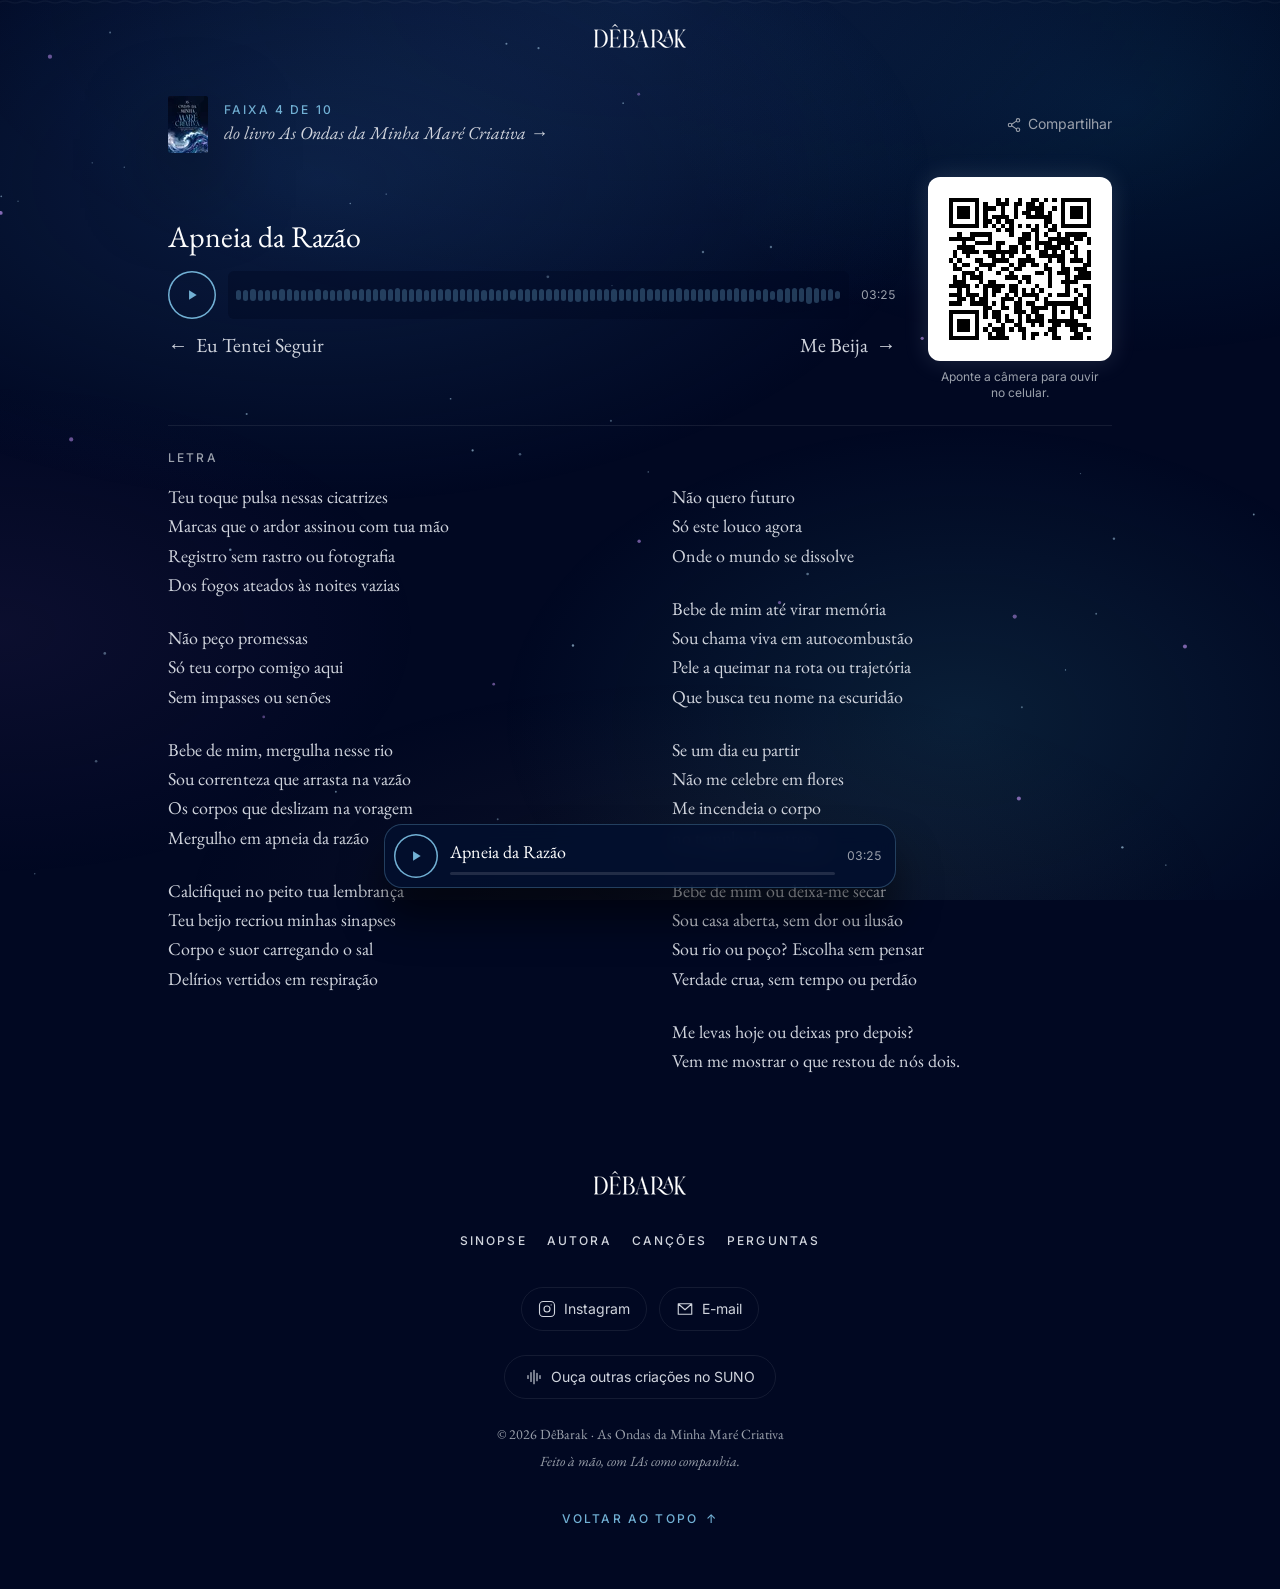
<file: t/04/index.html>
<!DOCTYPE html><html lang="pt-BR" data-astro-cid-ju4pidww><head><meta charset="UTF-8"><meta name="viewport" content="width=device-width, initial-scale=1.0, viewport-fit=cover"><meta name="description" content="Ouça “Apneia da Razão”, faixa 04 do livro As Ondas da Minha Maré Criativa, de DêBarak."><meta name="color-scheme" content="dark"><meta name="theme-color" content="#010822"><meta name="referrer" content="strict-origin-when-cross-origin"><link rel="canonical" href="https://www.debarak.com.br/t/04/"><link rel="alternate" hreflang="pt-BR" href="https://www.debarak.com.br/t/04/"><link rel="icon" type="image/svg+xml" href="/favicon.svg"><link rel="apple-touch-icon" href="/apple-touch-icon.png"><link rel="manifest" href="/manifest.webmanifest"><link rel="preload" href="/_astro/inter-latin-wght-normal.Dx4kXJAl.woff2" as="font" type="font/woff2" crossorigin><link rel="preload" href="/_astro/eb-garamond-latin-400-normal.BCNrxLz_.woff2" as="font" type="font/woff2" crossorigin><link rel="preload" href="/_astro/eb-garamond-latin-400-italic.DSEbMgZu.woff2" as="font" type="font/woff2" crossorigin><title>Apneia da Razão · As Ondas da Minha Maré Criativa</title><meta property="og:type" content="website"><meta property="og:site_name" content="DêBarak"><meta property="og:title" content="Apneia da Razão · As Ondas da Minha Maré Criativa"><meta property="og:description" content="Ouça “Apneia da Razão”, faixa 04 do livro As Ondas da Minha Maré Criativa, de DêBarak."><meta property="og:url" content="https://www.debarak.com.br/t/04/"><meta property="og:image" content="https://www.debarak.com.br/og/04.jpg"><meta property="og:image:width" content="1200"><meta property="og:image:height" content="630"><meta property="og:image:type" content="image/jpeg"><meta property="og:image:alt" content="Capa social da faixa 04, “Apneia da Razão”, do livro As Ondas da Minha Maré Criativa"><meta property="og:locale" content="pt_BR"><meta name="twitter:card" content="summary_large_image"><meta name="twitter:title" content="Apneia da Razão · As Ondas da Minha Maré Criativa"><meta name="twitter:description" content="Ouça “Apneia da Razão”, faixa 04 do livro As Ondas da Minha Maré Criativa, de DêBarak."><meta name="twitter:image" content="https://www.debarak.com.br/og/04.jpg"><meta name="twitter:image:alt" content="Capa social da faixa 04, “Apneia da Razão”, do livro As Ondas da Minha Maré Criativa"><script type="application/ld+json">{"@context":"https://schema.org","@type":"WebSite","@id":"https://www.debarak.com.br/#website","url":"https://www.debarak.com.br/","name":"As Ondas da Minha Maré Criativa","alternateName":"DêBarak","description":"Uma obra que une palavras, música e tecnologia para transformar sentimentos em canções e inspirar novas travessias.","inLanguage":"pt-BR","publisher":{"@id":"https://www.debarak.com.br/#author"},"about":{"@id":"https://www.debarak.com.br/#book"}}</script><script type="application/ld+json">{"@context":"https://schema.org","@type":"WebPage","@id":"https://www.debarak.com.br/t/04/#webpage","url":"https://www.debarak.com.br/t/04/","name":"Apneia da Razão · As Ondas da Minha Maré Criativa","description":"Ouça “Apneia da Razão”, faixa 04 do livro As Ondas da Minha Maré Criativa, de DêBarak.","inLanguage":"pt-BR","isPartOf":{"@id":"https://www.debarak.com.br/#website"},"about":{"@id":"https://www.debarak.com.br/#book"},"primaryImageOfPage":"https://www.debarak.com.br/og/04.jpg"}</script><script type="application/ld+json">{"@context":"https://schema.org","@type":"Book","@id":"https://www.debarak.com.br/#book","name":"As Ondas da Minha Maré Criativa","alternateName":"A trilha sonora de uma mulher comum","description":"Uma obra que une palavras, música e tecnologia para transformar sentimentos em canções e inspirar novas travessias.","inLanguage":"pt-BR","author":{"@id":"https://www.debarak.com.br/#author"},"hasPart":{"@id":"https://www.debarak.com.br/#album"},"image":"https://www.debarak.com.br/og-image.jpg","url":"https://www.debarak.com.br/"}</script><script type="application/ld+json">{"@context":"https://schema.org","@type":"Person","@id":"https://www.debarak.com.br/#author","name":"DêBarak","description":"DêBarak é goiana, aposentada e devota fervorosa da música popular brasileira. Cantora de chuveiro por vocação e exploradora de tecnologia por natureza.","url":"https://www.debarak.com.br/","image":"https://www.debarak.com.br/_astro/author-portrait.qljSDqZ9.jpg","nationality":"BR","knowsLanguage":"pt-BR","sameAs":["https://instagram.com/debarak.ondas","https://suno.com/@debarak"]}</script><script type="application/ld+json">{"@context":"https://schema.org","@type":"MusicRecording","@id":"https://www.debarak.com.br/t/04/","url":"https://www.debarak.com.br/t/04/","name":"Apneia da Razão","byArtist":{"@id":"https://www.debarak.com.br/#author"},"inAlbum":{"@id":"https://www.debarak.com.br/#album"},"duration":"PT3M25S","position":4,"audio":"https://www.debarak.com.br/audio/04-apneia-da-razao.mp3"}</script><script type="application/ld+json">{"@context":"https://schema.org","@type":"MusicAlbum","@id":"https://www.debarak.com.br/#album","name":"As Ondas da Minha Maré Criativa","url":"https://www.debarak.com.br/","byArtist":{"@id":"https://www.debarak.com.br/#author"},"numTracks":10,"inLanguage":"pt-BR"}</script><meta http-equiv="content-security-policy" content="default-src 'self';img-src 'self' data:;font-src 'self';media-src 'self';connect-src 'self';object-src 'none';base-uri 'self'; script-src 'self' 'sha256-BF0290pkb3jxQsE7z00xR8Imp8X34FLC88L0lkMnrGw=' 'sha256-QzWFZi+FLIx23tnm9SBU4aEgx4x8DsuASP07mfqol/c=' 'sha256-0chmwFk0zaA528yFfGV7J9ppIpdfTPPULncDF3WG7Zs=' 'sha256-eIXWvAmxkr251LJZkjniEK5LcPF3NkapbJepohwYRIc=' 'sha256-Q2BPg90ZMplYY+FSdApNErhpWafg2hcRRbndmvxuL/Q=' 'sha256-47DEQpj8HBSa+/TImW+5JCeuQeRkm5NMpJWZG3hSuFU='; style-src 'self' ; style-src-elem 'self' 'sha256-qaEx7Vb+wpoYmX73ArfFMrRZn6Dk8BVslhyM0B7ajPk=' 'sha256-47DEQpj8HBSa+/TImW+5JCeuQeRkm5NMpJWZG3hSuFU='; style-src-attr 'unsafe-inline';"><link rel="stylesheet" href="/_astro/Nav.CZeev84g.css"><style>.song-bar[data-astro-cid-2jauokcc]{background-color:var(--track-accent)}.song-scrub[data-astro-cid-2jauokcc]:focus-visible{box-shadow:0 0 0 2px var(--track-accent);outline:none}.song-dock[data-astro-cid-anvv26eo]{right:.75rem;bottom:calc(.75rem + env(safe-area-inset-bottom));z-index:40;background-color:color-mix(in srgb, var(--color-night-mid) 92%, transparent);backdrop-filter:blur(10px);box-shadow:inset 0 0 0 1px color-mix(in srgb, var(--color-cover-blue) 30%, transparent), var(--drop-shadow-book);visibility:hidden;transition:transform var(--duration-reveal) var(--ease-entrance), visibility var(--duration-reveal);border-radius:1.125rem;align-items:center;gap:.75rem;padding:.625rem .875rem .625rem .625rem;display:flex;position:fixed;left:.75rem;transform:translateY(calc(100% + 2rem))}.song-dock[data-astro-cid-anvv26eo][data-visible]{visibility:visible;transform:none}.dock-track[data-astro-cid-anvv26eo]{background-color:var(--color-surface-line);border-radius:2px;height:3px;margin-top:.4rem;display:block;overflow:hidden}.dock-fill[data-astro-cid-anvv26eo]{background-color:var(--track-accent);transform-origin:0;height:100%;display:block;transform:scaleX(0)}@media (width>=48rem){.song-dock[data-astro-cid-anvv26eo]{width:32rem;left:50%;right:auto;transform:translate(-50%,calc(100% + 2rem))}.song-dock[data-astro-cid-anvv26eo][data-visible]{transform:translate(-50%)}}@media (prefers-reduced-motion:reduce){.song-dock[data-astro-cid-anvv26eo]{transition:none}}
</style><script type="module" src="/_astro/page.CMFgH77u.js"></script></head><body id="top" class="flex min-h-svh flex-col" data-astro-cid-ju4pidww><a href="#main-content" class="bg-night-deep border-cover-blue text-cover-blue sr-only focus:not-sr-only focus:fixed focus:top-4 focus:left-4 focus:z-50 focus:rounded-md focus:border focus:px-4 focus:py-2 focus:text-sm focus:font-medium focus:outline-none" data-astro-cid-ju4pidww>Pular para o conteúdo</a><!-- Zero-sized, not display:none: url(#…) can't reliably resolve defs in a non-rendered subtree. --><svg width="0" height="0" aria-hidden="true" focusable="false" class="absolute" data-astro-cid-ju4pidww><defs data-astro-cid-ju4pidww><linearGradient id="wave-gradient" x1="0" y1="0" x2="1" y2="0" data-astro-cid-ju4pidww><stop offset="0%" style="stop-color: var(--color-nebula)" data-astro-cid-ju4pidww></stop><stop offset="55%" style="stop-color: var(--color-cover-blue)" data-astro-cid-ju4pidww></stop><stop offset="100%" style="stop-color: var(--color-moonlight)" data-astro-cid-ju4pidww></stop></linearGradient></defs></svg><div class="aurora-wash" data-anim aria-hidden="true" data-astro-cid-ju4pidww></div><div class="scroll-tide" aria-hidden="true" data-astro-cid-ju4pidww><div class="scroll-tide-fill" data-astro-cid-ju4pidww></div></div><div class="starfield pointer-events-none fixed inset-0 -z-10" data-anim aria-hidden="true" data-astro-cid-t34idrrz><svg class="absolute inset-0 h-full w-full" viewBox="0 0 100 100" preserveAspectRatio="xMidYMid slice" data-astro-cid-t34idrrz><g class="starfield-small" data-astro-cid-t34idrrz><circle cx="88.912" cy="91.989" r="0.054" fill="var(--color-star-cool)" opacity="0.342" data-astro-cid-t34idrrz></circle><circle cx="36.924" cy="50.031" r="0.087" fill="var(--color-star-cool)" opacity="0.581" data-astro-cid-t34idrrz></circle><circle cx="39.565" cy="18.259" r="0.08" fill="var(--color-star-cool)" opacity="0.517" data-astro-cid-t34idrrz></circle><circle cx="30.17" cy="30.006" r="0.052" fill="var(--color-star-cool)" opacity="0.55" data-astro-cid-t34idrrz></circle><circle cx="42.07" cy="18.604" r="0.083" fill="var(--color-star-cool)" opacity="0.481" data-astro-cid-t34idrrz></circle><circle cx="8.601" cy="17.387" r="0.074" fill="var(--color-star-cool)" opacity="0.409" data-astro-cid-t34idrrz></circle><circle cx="63.094" cy="59.689" r="0.104" fill="var(--color-star-cool)" opacity="0.434" data-astro-cid-t34idrrz></circle><circle cx="38.884" cy="78.843" r="0.074" fill="var(--color-star-cool)" opacity="0.356" data-astro-cid-t34idrrz></circle><circle cx="69.303" cy="8.182" r="0.063" fill="var(--color-star-cool)" opacity="0.576" data-astro-cid-t34idrrz></circle><circle cx="87.685" cy="81.04" r="0.092" fill="var(--color-star-cool)" opacity="0.592" data-astro-cid-t34idrrz></circle><circle cx="27.364" cy="30.749" r="0.06" fill="var(--color-star-cool)" opacity="0.506" data-astro-cid-t34idrrz></circle><circle cx="21.672" cy="90.643" r="0.107" fill="var(--color-star-cool)" opacity="0.417" data-astro-cid-t34idrrz></circle><circle cx="3.943" cy="94.056" r="0.074" fill="var(--color-star-cool)" opacity="0.426" data-astro-cid-t34idrrz></circle><circle cx="7.51" cy="74.321" r="0.101" fill="var(--color-star-cool)" opacity="0.331" data-astro-cid-t34idrrz></circle><circle cx="65.707" cy="64.772" r="0.087" fill="var(--color-star-cool)" opacity="0.534" data-astro-cid-t34idrrz></circle><circle cx="11.867" cy="98.74" r="0.052" fill="var(--color-star-cool)" opacity="0.534" data-astro-cid-t34idrrz></circle><circle cx="79.324" cy="9.561" r="0.077" fill="var(--color-star-cool)" opacity="0.431" data-astro-cid-t34idrrz></circle><circle cx="1.409" cy="30.566" r="0.061" fill="var(--color-star-cool)" opacity="0.326" data-astro-cid-t34idrrz></circle><circle cx="11.458" cy="95.09" r="0.084" fill="var(--color-star-cool)" opacity="0.318" data-astro-cid-t34idrrz></circle><circle cx="42.803" cy="36.466" r="0.108" fill="var(--color-star-cool)" opacity="0.507" data-astro-cid-t34idrrz></circle><circle cx="28.778" cy="88.028" r="0.09" fill="var(--color-star-cool)" opacity="0.393" data-astro-cid-t34idrrz></circle><circle cx="2.716" cy="83.107" r="0.052" fill="var(--color-star-cool)" opacity="0.376" data-astro-cid-t34idrrz></circle><circle cx="97.95" cy="55.039" r="0.073" fill="var(--color-star-cool)" opacity="0.557" data-astro-cid-t34idrrz></circle><circle cx="47.814" cy="37.156" r="0.054" fill="var(--color-star-cool)" opacity="0.435" data-astro-cid-t34idrrz></circle><circle cx="85.64" cy="62.791" r="0.075" fill="var(--color-star-cool)" opacity="0.41" data-astro-cid-t34idrrz></circle><circle cx="44.763" cy="65.278" r="0.094" fill="var(--color-star-cool)" opacity="0.582" data-astro-cid-t34idrrz></circle><circle cx="58.516" cy="77.951" r="0.073" fill="var(--color-star-cool)" opacity="0.451" data-astro-cid-t34idrrz></circle><circle cx="60.231" cy="34.141" r="0.092" fill="var(--color-star-cool)" opacity="0.418" data-astro-cid-t34idrrz></circle><circle cx="83.243" cy="67.184" r="0.05" fill="var(--color-star-cool)" opacity="0.582" data-astro-cid-t34idrrz></circle><circle cx="60.885" cy="10.412" r="0.088" fill="var(--color-star-cool)" opacity="0.443" data-astro-cid-t34idrrz></circle><circle cx="26.489" cy="97.158" r="0.105" fill="var(--color-star-cool)" opacity="0.402" data-astro-cid-t34idrrz></circle><circle cx="13.39" cy="60.757" r="0.061" fill="var(--color-star-cool)" opacity="0.557" data-astro-cid-t34idrrz></circle><circle cx="54.92" cy="34.54" r="0.097" fill="var(--color-star-cool)" opacity="0.41" data-astro-cid-t34idrrz></circle><circle cx="84.414" cy="51.842" r="0.052" fill="var(--color-star-cool)" opacity="0.36" data-astro-cid-t34idrrz></circle><circle cx="35.203" cy="45.996" r="0.067" fill="var(--color-star-cool)" opacity="0.507" data-astro-cid-t34idrrz></circle><circle cx="40.622" cy="50.335" r="0.101" fill="var(--color-star-cool)" opacity="0.352" data-astro-cid-t34idrrz></circle><circle cx="34.005" cy="98.192" r="0.055" fill="var(--color-star-cool)" opacity="0.594" data-astro-cid-t34idrrz></circle><circle cx="48.683" cy="22.902" r="0.068" fill="var(--color-star-cool)" opacity="0.433" data-astro-cid-t34idrrz></circle><circle cx="17.991" cy="57.796" r="0.1" fill="var(--color-star-cool)" opacity="0.569" data-astro-cid-t34idrrz></circle><circle cx="75.262" cy="36.209" r="0.052" fill="var(--color-star-cool)" opacity="0.502" data-astro-cid-t34idrrz></circle><circle cx="53.83" cy="91.474" r="0.064" fill="var(--color-star-cool)" opacity="0.333" data-astro-cid-t34idrrz></circle><circle cx="87.027" cy="56.924" r="0.094" fill="var(--color-star-cool)" opacity="0.461" data-astro-cid-t34idrrz></circle><circle cx="8.187" cy="65.893" r="0.105" fill="var(--color-star-cool)" opacity="0.386" data-astro-cid-t34idrrz></circle><circle cx="50.643" cy="51.713" r="0.054" fill="var(--color-star-cool)" opacity="0.508" data-astro-cid-t34idrrz></circle><circle cx="47.729" cy="47.719" r="0.084" fill="var(--color-star-cool)" opacity="0.327" data-astro-cid-t34idrrz></circle><circle cx="32.778" cy="87.243" r="0.092" fill="var(--color-star-cool)" opacity="0.544" data-astro-cid-t34idrrz></circle><circle cx="39.123" cy="3.619" r="0.1" fill="var(--color-star-cool)" opacity="0.358" data-astro-cid-t34idrrz></circle><circle cx="0.098" cy="30.18" r="0.068" fill="var(--color-star-cool)" opacity="0.469" data-astro-cid-t34idrrz></circle><circle cx="49.035" cy="0.26" r="0.075" fill="var(--color-star-cool)" opacity="0.378" data-astro-cid-t34idrrz></circle><circle cx="19.27" cy="47.192" r="0.081" fill="var(--color-star-cool)" opacity="0.483" data-astro-cid-t34idrrz></circle><circle cx="44.133" cy="4.309" r="0.107" fill="var(--color-star-cool)" opacity="0.586" data-astro-cid-t34idrrz></circle><circle cx="56.96" cy="4.944" r="0.052" fill="var(--color-star-cool)" opacity="0.486" data-astro-cid-t34idrrz></circle><circle cx="91.083" cy="82.431" r="0.057" fill="var(--color-star-cool)" opacity="0.583" data-astro-cid-t34idrrz></circle><circle cx="79.835" cy="70.103" r="0.081" fill="var(--color-star-cool)" opacity="0.378" data-astro-cid-t34idrrz></circle><circle cx="56.551" cy="1.294" r="0.085" fill="var(--color-star-cool)" opacity="0.57" data-astro-cid-t34idrrz></circle><circle cx="54.563" cy="9.337" r="0.088" fill="var(--color-star-cool)" opacity="0.359" data-astro-cid-t34idrrz></circle><circle cx="7.204" cy="27.565" r="0.05" fill="var(--color-star-cool)" opacity="0.445" data-astro-cid-t34idrrz></circle><circle cx="47.809" cy="89.311" r="0.052" fill="var(--color-star-cool)" opacity="0.328" data-astro-cid-t34idrrz></circle><circle cx="9.709" cy="27.909" r="0.054" fill="var(--color-star-cool)" opacity="0.409" data-astro-cid-t34idrrz></circle><circle cx="26.24" cy="76.693" r="0.075" fill="var(--color-star-cool)" opacity="0.487" data-astro-cid-t34idrrz></circle></g><g class="starfield-medium" data-astro-cid-t34idrrz><circle cx="92.575" cy="65.354" r="0.158" fill="var(--color-star-violet)" style="--star-opacity:0.675;--twinkle-delay:5.909s;--twinkle-duration:5.033s;" data-astro-cid-t34idrrz></circle><circle cx="12.501" cy="91.606" r="0.136" fill="var(--color-star-violet)" style="--star-opacity:0.518;--twinkle-delay:4.577s;--twinkle-duration:4.175s;" data-astro-cid-t34idrrz></circle><circle cx="31.5" cy="5.822" r="0.152" fill="var(--color-star-violet)" style="--star-opacity:0.747;--twinkle-delay:1.189s;--twinkle-duration:5.503s;" data-astro-cid-t34idrrz></circle><circle cx="82.907" cy="41.334" r="0.148" fill="var(--color-star-violet)" style="--star-opacity:0.428;--twinkle-delay:3.746s;--twinkle-duration:6.35s;" data-astro-cid-t34idrrz></circle><circle cx="0.055" cy="31.475" r="0.154" fill="var(--color-star-violet)" style="--star-opacity:0.729;--twinkle-delay:2.247s;--twinkle-duration:4.048s;" data-astro-cid-t34idrrz></circle><circle cx="16.277" cy="9.579" r="0.108" fill="var(--color-star-violet)" style="--star-opacity:0.715;--twinkle-delay:4.692s;--twinkle-duration:3.931s;" data-astro-cid-t34idrrz></circle><circle cx="64.906" cy="8.98" r="0.131" fill="var(--color-star-violet)" style="--star-opacity:0.503;--twinkle-delay:1.082s;--twinkle-duration:3.333s;" data-astro-cid-t34idrrz></circle><circle cx="79.276" cy="63.011" r="0.164" fill="var(--color-star-violet)" style="--star-opacity:0.56;--twinkle-delay:5.417s;--twinkle-duration:3.587s;" data-astro-cid-t34idrrz></circle><circle cx="92.719" cy="5.004" r="0.146" fill="var(--color-star-violet)" style="--star-opacity:0.653;--twinkle-delay:1.696s;--twinkle-duration:6.026s;" data-astro-cid-t34idrrz></circle><circle cx="38.571" cy="68.293" r="0.107" fill="var(--color-star-violet)" style="--star-opacity:0.549;--twinkle-delay:3.919s;--twinkle-duration:3.984s;" data-astro-cid-t34idrrz></circle><circle cx="50.163" cy="86.213" r="0.167" fill="var(--color-star-violet)" style="--star-opacity:0.713;--twinkle-delay:2.087s;--twinkle-duration:6.793s;" data-astro-cid-t34idrrz></circle><circle cx="60.829" cy="92.095" r="0.176" fill="var(--color-star-violet)" style="--star-opacity:0.563;--twinkle-delay:4.199s;--twinkle-duration:3.788s;" data-astro-cid-t34idrrz></circle><circle cx="3.903" cy="19.273" r="0.165" fill="var(--color-star-violet)" style="--star-opacity:0.565;--twinkle-delay:0.256s;--twinkle-duration:4.301s;" data-astro-cid-t34idrrz></circle><circle cx="12.717" cy="1.082" r="0.162" fill="var(--color-star-violet)" style="--star-opacity:0.486;--twinkle-delay:4.257s;--twinkle-duration:5.666s;" data-astro-cid-t34idrrz></circle><circle cx="20.605" cy="70.853" r="0.109" fill="var(--color-star-violet)" style="--star-opacity:0.443;--twinkle-delay:0.202s;--twinkle-duration:5.216s;" data-astro-cid-t34idrrz></circle><circle cx="60.901" cy="61.92" r="0.125" fill="var(--color-star-violet)" style="--star-opacity:0.552;--twinkle-delay:2.092s;--twinkle-duration:4.284s;" data-astro-cid-t34idrrz></circle><circle cx="66.938" cy="7.617" r="0.15" fill="var(--color-star-violet)" style="--star-opacity:0.58;--twinkle-delay:5.927s;--twinkle-duration:4.205s;" data-astro-cid-t34idrrz></circle><circle cx="72.048" cy="41.277" r="0.125" fill="var(--color-star-violet)" style="--star-opacity:0.644;--twinkle-delay:1.705s;--twinkle-duration:6.31s;" data-astro-cid-t34idrrz></circle><circle cx="9.566" cy="96.233" r="0.168" fill="var(--color-star-violet)" style="--star-opacity:0.51;--twinkle-delay:3.429s;--twinkle-duration:3.935s;" data-astro-cid-t34idrrz></circle><circle cx="12.825" cy="5.819" r="0.131" fill="var(--color-star-violet)" style="--star-opacity:0.645;--twinkle-delay:1.096s;--twinkle-duration:6.411s;" data-astro-cid-t34idrrz></circle><circle cx="15.158" cy="3.368" r="0.133" fill="var(--color-star-violet)" style="--star-opacity:0.466;--twinkle-delay:2.709s;--twinkle-duration:3.072s;" data-astro-cid-t34idrrz></circle><circle cx="49.898" cy="22.213" r="0.114" fill="var(--color-star-violet)" style="--star-opacity:0.439;--twinkle-delay:4.265s;--twinkle-duration:3.252s;" data-astro-cid-t34idrrz></circle><circle cx="50.379" cy="95.688" r="0.104" fill="var(--color-star-violet)" style="--star-opacity:0.681;--twinkle-delay:1.766s;--twinkle-duration:4.283s;" data-astro-cid-t34idrrz></circle><circle cx="49.934" cy="57.126" r="0.133" fill="var(--color-star-violet)" style="--star-opacity:0.609;--twinkle-delay:3.212s;--twinkle-duration:3.5s;" data-astro-cid-t34idrrz></circle><circle cx="81.896" cy="39.86" r="0.142" fill="var(--color-star-violet)" style="--star-opacity:0.689;--twinkle-delay:4.602s;--twinkle-duration:6.235s;" data-astro-cid-t34idrrz></circle><circle cx="79.6" cy="77.224" r="0.159" fill="var(--color-star-violet)" style="--star-opacity:0.688;--twinkle-delay:1.936s;--twinkle-duration:5.822s;" data-astro-cid-t34idrrz></circle><circle cx="76.377" cy="2.55" r="0.126" fill="var(--color-star-violet)" style="--star-opacity:0.723;--twinkle-delay:3.215s;--twinkle-duration:3.595s;" data-astro-cid-t34idrrz></circle><circle cx="5.562" cy="49.173" r="0.162" fill="var(--color-star-violet)" style="--star-opacity:0.56;--twinkle-delay:4.438s;--twinkle-duration:4.885s;" data-astro-cid-t34idrrz></circle></g></svg></div><header class="absolute inset-x-0 top-0 z-30"><div class="page-container flex items-center justify-center pt-[calc(1.5rem+env(safe-area-inset-top))] pb-6"><!-- `-m-2 p-2` enlarges the tap target without changing layout. --><a href="/" class="-m-2 flex items-center p-2 transition-opacity active:opacity-70" aria-label="DêBarak"><img src="/_astro/wordmark.DsOjPOXy_Z1fRK1r.webp" srcset="/_astro/wordmark.DsOjPOXy_Z1fRK1r.webp 1x, /_astro/wordmark.DsOjPOXy_O6jW4.webp 2x" alt loading="eager" decoding="async" width="92" height="24" class="h-5 w-auto md:h-6"></a></div></header><!-- `min-h-full` on a child computes to zero here (main's height is auto); use `centerMain`. --><main id="main-content" class="flex-1 flex flex-col" data-astro-cid-ju4pidww><div class="flex flex-1 flex-col"><section class="page-container my-auto flex w-full flex-col gap-4 pt-20 pb-6 md:gap-6 md:pt-24 md:pb-12"><div class="flex flex-col items-start gap-3 md:flex-row md:items-center md:justify-between md:gap-4"><a href="/" class="group flex min-w-0 items-center gap-4"><img src="/_astro/book-cover.D2BoXesk_Z4ji7c.webp" srcset="/_astro/book-cover.D2BoXesk_Z1hbP4J.webp 40w, /_astro/book-cover.D2BoXesk_Z12WPbr.webp 80w" alt sizes="40px" loading="lazy" decoding="async" width="1080" height="1526" class="drop-shadow-book hidden h-auto w-10 rounded-xs md:block"><span class="flex flex-col"><span class="eyebrow text-cover-blue">Faixa 4 de 10</span><span class="group-hover:text-cover-blue font-serif text-base text-neutral-300 italic transition-colors md:text-lg">do livro As Ondas da Minha Maré Criativa →</span></span></a><!-- `-m-3 p-3` enlarges the tap target without changing layout. --><button type="button" data-track-share data-share-title="Apneia da Razão" class="hover:text-cover-blue -m-3 flex shrink-0 items-center gap-1.5 p-3 text-sm text-neutral-400 transition-colors" aria-label="Compartilhar Apneia da Razão"><svg width="16" height="16" viewBox="0 0 24 24" fill="none" stroke="currentColor" stroke-width="1.6" stroke-linecap="round" stroke-linejoin="round" aria-hidden="true"><circle cx="18" cy="5" r="2.6"></circle><circle cx="6" cy="12" r="2.6"></circle><circle cx="18" cy="19" r="2.6"></circle><line x1="8.5" y1="10.8" x2="15.5" y2="6.2"></line><line x1="8.5" y1="13.2" x2="15.5" y2="17.8"></line></svg><span data-share-label aria-live="polite">Compartilhar</span></button></div><article class="song-slide track-tinted"><div class="flex flex-col gap-6"><div class="flex flex-col gap-4 md:flex-row md:items-center md:gap-8"><div class="flex min-w-0 flex-1 flex-col gap-4"><h1 class="font-serif text-2xl text-white md:text-3xl">Apneia da Razão</h1><div class="flex flex-col gap-3" data-astro-cid-2jauokcc><audio id="track-04" preload="none" src="/audio/04-apneia-da-razao.mp3" data-track-number="04" data-astro-cid-2jauokcc></audio><div class="flex items-center gap-3" data-astro-cid-2jauokcc><button type="button" class="song-play-btn play-ring flex h-11 w-11 shrink-0 items-center justify-center rounded-full md:h-12 md:w-12" data-audio-target="track-04" data-state="idle" data-song-label="Apneia da Razão" data-song-artist="DêBarak" data-song-album="As Ondas da Minha Maré Criativa" data-song-artwork="/_astro/book-cover.D2BoXesk.jpg" data-song-artwork-sizes="1080x1526" aria-label="Ouvir Apneia da Razão" data-astro-cid-2jauokcc><svg class="play-icon" width="14" height="14" viewBox="0 0 24 24" fill="currentColor" aria-hidden="true"><path d="M7 4l13 8-13 8z"></path></svg><svg class="pause-icon" width="14" height="14" viewBox="0 0 24 24" fill="currentColor" aria-hidden="true"><path d="M6 4h4v16H6zM14 4h4v16h-4z"></path></svg><svg class="loading-icon" width="14" height="14" viewBox="0 0 24 24" fill="none" aria-hidden="true"><circle cx="12" cy="12" r="9" stroke="currentColor" stroke-width="2.5" opacity="0.25"></circle><path d="M21 12a9 9 0 0 0-9-9" stroke="currentColor" stroke-width="2.5" stroke-linecap="round"></path></svg></button><div class="song-scrub bg-night-deep/40 hover:bg-night-deep/60 flex h-11 flex-1 cursor-pointer touch-pan-y items-center gap-px overflow-hidden sm:gap-[2px] rounded-md px-2 transition-colors outline-none md:h-12" data-song-scrub role="slider" tabindex="0" aria-label="Posição em Apneia da Razão. Setas movem 5 segundos." aria-valuemin="0" aria-valuemax="100" aria-valuenow="0" aria-valuetext="0:00" aria-orientation="horizontal" data-astro-cid-2jauokcc><span class="song-bar min-w-0 flex-1 rounded-full" style="height:10px;opacity:0.3;" data-base-height="10" data-astro-cid-2jauokcc></span><span class="song-bar min-w-0 flex-1 rounded-full" style="height:11px;opacity:0.3;" data-base-height="11" data-astro-cid-2jauokcc></span><span class="song-bar min-w-0 flex-1 rounded-full" style="height:12px;opacity:0.3;" data-base-height="12" data-astro-cid-2jauokcc></span><span class="song-bar min-w-0 flex-1 rounded-full" style="height:11px;opacity:0.3;" data-base-height="11" data-astro-cid-2jauokcc></span><span class="song-bar min-w-0 flex-1 rounded-full" style="height:11px;opacity:0.3;" data-base-height="11" data-astro-cid-2jauokcc></span><span class="song-bar min-w-0 flex-1 rounded-full" style="height:10px;opacity:0.3;" data-base-height="10" data-astro-cid-2jauokcc></span><span class="song-bar min-w-0 flex-1 rounded-full" style="height:12px;opacity:0.3;" data-base-height="12" data-astro-cid-2jauokcc></span><span class="song-bar min-w-0 flex-1 rounded-full" style="height:12px;opacity:0.3;" data-base-height="12" data-astro-cid-2jauokcc></span><span class="song-bar min-w-0 flex-1 rounded-full" style="height:11px;opacity:0.3;" data-base-height="11" data-astro-cid-2jauokcc></span><span class="song-bar min-w-0 flex-1 rounded-full" style="height:11px;opacity:0.3;" data-base-height="11" data-astro-cid-2jauokcc></span><span class="song-bar min-w-0 flex-1 rounded-full" style="height:11px;opacity:0.3;" data-base-height="11" data-astro-cid-2jauokcc></span><span class="song-bar min-w-0 flex-1 rounded-full" style="height:12px;opacity:0.3;" data-base-height="12" data-astro-cid-2jauokcc></span><span class="song-bar min-w-0 flex-1 rounded-full" style="height:10px;opacity:0.3;" data-base-height="10" data-astro-cid-2jauokcc></span><span class="song-bar min-w-0 flex-1 rounded-full" style="height:11px;opacity:0.3;" data-base-height="11" data-astro-cid-2jauokcc></span><span class="song-bar min-w-0 flex-1 rounded-full" style="height:11px;opacity:0.3;" data-base-height="11" data-astro-cid-2jauokcc></span><span class="song-bar min-w-0 flex-1 rounded-full" style="height:12px;opacity:0.3;" data-base-height="12" data-astro-cid-2jauokcc></span><span class="song-bar min-w-0 flex-1 rounded-full" style="height:10px;opacity:0.3;" data-base-height="10" data-astro-cid-2jauokcc></span><span class="song-bar min-w-0 flex-1 rounded-full" style="height:12px;opacity:0.3;" data-base-height="12" data-astro-cid-2jauokcc></span><span class="song-bar min-w-0 flex-1 rounded-full" style="height:13px;opacity:0.3;" data-base-height="13" data-astro-cid-2jauokcc></span><span class="song-bar min-w-0 flex-1 rounded-full" style="height:12px;opacity:0.3;" data-base-height="12" data-astro-cid-2jauokcc></span><span class="song-bar min-w-0 flex-1 rounded-full" style="height:12px;opacity:0.3;" data-base-height="12" data-astro-cid-2jauokcc></span><span class="song-bar min-w-0 flex-1 rounded-full" style="height:12px;opacity:0.3;" data-base-height="12" data-astro-cid-2jauokcc></span><span class="song-bar min-w-0 flex-1 rounded-full" style="height:14px;opacity:0.3;" data-base-height="14" data-astro-cid-2jauokcc></span><span class="song-bar min-w-0 flex-1 rounded-full" style="height:13px;opacity:0.3;" data-base-height="13" data-astro-cid-2jauokcc></span><span class="song-bar min-w-0 flex-1 rounded-full" style="height:13px;opacity:0.3;" data-base-height="13" data-astro-cid-2jauokcc></span><span class="song-bar min-w-0 flex-1 rounded-full" style="height:13px;opacity:0.3;" data-base-height="13" data-astro-cid-2jauokcc></span><span class="song-bar min-w-0 flex-1 rounded-full" style="height:11px;opacity:0.3;" data-base-height="11" data-astro-cid-2jauokcc></span><span class="song-bar min-w-0 flex-1 rounded-full" style="height:13px;opacity:0.3;" data-base-height="13" data-astro-cid-2jauokcc></span><span class="song-bar min-w-0 flex-1 rounded-full" style="height:12px;opacity:0.3;" data-base-height="12" data-astro-cid-2jauokcc></span><span class="song-bar min-w-0 flex-1 rounded-full" style="height:12px;opacity:0.3;" data-base-height="12" data-astro-cid-2jauokcc></span><span class="song-bar min-w-0 flex-1 rounded-full" style="height:13px;opacity:0.3;" data-base-height="13" data-astro-cid-2jauokcc></span><span class="song-bar min-w-0 flex-1 rounded-full" style="height:12px;opacity:0.3;" data-base-height="12" data-astro-cid-2jauokcc></span><span class="song-bar min-w-0 flex-1 rounded-full" style="height:13px;opacity:0.3;" data-base-height="13" data-astro-cid-2jauokcc></span><span class="song-bar min-w-0 flex-1 rounded-full" style="height:13px;opacity:0.3;" data-base-height="13" data-astro-cid-2jauokcc></span><span class="song-bar min-w-0 flex-1 rounded-full" style="height:11px;opacity:0.3;" data-base-height="11" data-astro-cid-2jauokcc></span><span class="song-bar min-w-0 flex-1 rounded-full" style="height:12px;opacity:0.3;" data-base-height="12" data-astro-cid-2jauokcc></span><span class="song-bar min-w-0 flex-1 rounded-full" style="height:11px;opacity:0.3;" data-base-height="11" data-astro-cid-2jauokcc></span><span class="song-bar min-w-0 flex-1 rounded-full" style="height:12px;opacity:0.3;" data-base-height="12" data-astro-cid-2jauokcc></span><span class="song-bar min-w-0 flex-1 rounded-full" style="height:10px;opacity:0.3;" data-base-height="10" data-astro-cid-2jauokcc></span><span class="song-bar min-w-0 flex-1 rounded-full" style="height:12px;opacity:0.3;" data-base-height="12" data-astro-cid-2jauokcc></span><span class="song-bar min-w-0 flex-1 rounded-full" style="height:13px;opacity:0.3;" data-base-height="13" data-astro-cid-2jauokcc></span><span class="song-bar min-w-0 flex-1 rounded-full" style="height:12px;opacity:0.3;" data-base-height="12" data-astro-cid-2jauokcc></span><span class="song-bar min-w-0 flex-1 rounded-full" style="height:12px;opacity:0.3;" data-base-height="12" data-astro-cid-2jauokcc></span><span class="song-bar min-w-0 flex-1 rounded-full" style="height:12px;opacity:0.3;" data-base-height="12" data-astro-cid-2jauokcc></span><span class="song-bar min-w-0 flex-1 rounded-full" style="height:12px;opacity:0.3;" data-base-height="12" data-astro-cid-2jauokcc></span><span class="song-bar min-w-0 flex-1 rounded-full" style="height:12px;opacity:0.3;" data-base-height="12" data-astro-cid-2jauokcc></span><span class="song-bar min-w-0 flex-1 rounded-full" style="height:13px;opacity:0.3;" data-base-height="13" data-astro-cid-2jauokcc></span><span class="song-bar min-w-0 flex-1 rounded-full" style="height:13px;opacity:0.3;" data-base-height="13" data-astro-cid-2jauokcc></span><span class="song-bar min-w-0 flex-1 rounded-full" style="height:13px;opacity:0.3;" data-base-height="13" data-astro-cid-2jauokcc></span><span class="song-bar min-w-0 flex-1 rounded-full" style="height:12px;opacity:0.3;" data-base-height="12" data-astro-cid-2jauokcc></span><span class="song-bar min-w-0 flex-1 rounded-full" style="height:12px;opacity:0.3;" data-base-height="12" data-astro-cid-2jauokcc></span><span class="song-bar min-w-0 flex-1 rounded-full" style="height:12px;opacity:0.3;" data-base-height="12" data-astro-cid-2jauokcc></span><span class="song-bar min-w-0 flex-1 rounded-full" style="height:13px;opacity:0.3;" data-base-height="13" data-astro-cid-2jauokcc></span><span class="song-bar min-w-0 flex-1 rounded-full" style="height:12px;opacity:0.3;" data-base-height="12" data-astro-cid-2jauokcc></span><span class="song-bar min-w-0 flex-1 rounded-full" style="height:12px;opacity:0.3;" data-base-height="12" data-astro-cid-2jauokcc></span><span class="song-bar min-w-0 flex-1 rounded-full" style="height:13px;opacity:0.3;" data-base-height="13" data-astro-cid-2jauokcc></span><span class="song-bar min-w-0 flex-1 rounded-full" style="height:14px;opacity:0.3;" data-base-height="14" data-astro-cid-2jauokcc></span><span class="song-bar min-w-0 flex-1 rounded-full" style="height:12px;opacity:0.3;" data-base-height="12" data-astro-cid-2jauokcc></span><span class="song-bar min-w-0 flex-1 rounded-full" style="height:12px;opacity:0.3;" data-base-height="12" data-astro-cid-2jauokcc></span><span class="song-bar min-w-0 flex-1 rounded-full" style="height:13px;opacity:0.3;" data-base-height="13" data-astro-cid-2jauokcc></span><span class="song-bar min-w-0 flex-1 rounded-full" style="height:13px;opacity:0.3;" data-base-height="13" data-astro-cid-2jauokcc></span><span class="song-bar min-w-0 flex-1 rounded-full" style="height:14px;opacity:0.3;" data-base-height="14" data-astro-cid-2jauokcc></span><span class="song-bar min-w-0 flex-1 rounded-full" style="height:12px;opacity:0.3;" data-base-height="12" data-astro-cid-2jauokcc></span><span class="song-bar min-w-0 flex-1 rounded-full" style="height:12px;opacity:0.3;" data-base-height="12" data-astro-cid-2jauokcc></span><span class="song-bar min-w-0 flex-1 rounded-full" style="height:13px;opacity:0.3;" data-base-height="13" data-astro-cid-2jauokcc></span><span class="song-bar min-w-0 flex-1 rounded-full" style="height:12px;opacity:0.3;" data-base-height="12" data-astro-cid-2jauokcc></span><span class="song-bar min-w-0 flex-1 rounded-full" style="height:13px;opacity:0.3;" data-base-height="13" data-astro-cid-2jauokcc></span><span class="song-bar min-w-0 flex-1 rounded-full" style="height:12px;opacity:0.3;" data-base-height="12" data-astro-cid-2jauokcc></span><span class="song-bar min-w-0 flex-1 rounded-full" style="height:12px;opacity:0.3;" data-base-height="12" data-astro-cid-2jauokcc></span><span class="song-bar min-w-0 flex-1 rounded-full" style="height:14px;opacity:0.3;" data-base-height="14" data-astro-cid-2jauokcc></span><span class="song-bar min-w-0 flex-1 rounded-full" style="height:13px;opacity:0.3;" data-base-height="13" data-astro-cid-2jauokcc></span><span class="song-bar min-w-0 flex-1 rounded-full" style="height:13px;opacity:0.3;" data-base-height="13" data-astro-cid-2jauokcc></span><span class="song-bar min-w-0 flex-1 rounded-full" style="height:10px;opacity:0.3;" data-base-height="10" data-astro-cid-2jauokcc></span><span class="song-bar min-w-0 flex-1 rounded-full" style="height:13px;opacity:0.3;" data-base-height="13" data-astro-cid-2jauokcc></span><span class="song-bar min-w-0 flex-1 rounded-full" style="height:9px;opacity:0.3;" data-base-height="9" data-astro-cid-2jauokcc></span><span class="song-bar min-w-0 flex-1 rounded-full" style="height:13px;opacity:0.3;" data-base-height="13" data-astro-cid-2jauokcc></span><span class="song-bar min-w-0 flex-1 rounded-full" style="height:15px;opacity:0.3;" data-base-height="15" data-astro-cid-2jauokcc></span><span class="song-bar min-w-0 flex-1 rounded-full" style="height:14px;opacity:0.3;" data-base-height="14" data-astro-cid-2jauokcc></span><span class="song-bar min-w-0 flex-1 rounded-full" style="height:14px;opacity:0.3;" data-base-height="14" data-astro-cid-2jauokcc></span><span class="song-bar min-w-0 flex-1 rounded-full" style="height:17px;opacity:0.3;" data-base-height="17" data-astro-cid-2jauokcc></span><span class="song-bar min-w-0 flex-1 rounded-full" style="height:15px;opacity:0.3;" data-base-height="15" data-astro-cid-2jauokcc></span><span class="song-bar min-w-0 flex-1 rounded-full" style="height:12px;opacity:0.3;" data-base-height="12" data-astro-cid-2jauokcc></span><span class="song-bar min-w-0 flex-1 rounded-full" style="height:12px;opacity:0.3;" data-base-height="12" data-astro-cid-2jauokcc></span><span class="song-bar min-w-0 flex-1 rounded-full" style="height:8px;opacity:0.3;" data-base-height="8" data-astro-cid-2jauokcc></span></div><span class="shrink-0 text-xs text-neutral-400 tabular-nums" data-astro-cid-2jauokcc>03:25</span></div><p data-song-error class="hidden text-xs text-red-300" role="alert" data-astro-cid-2jauokcc></p><nav aria-label="Outras faixas" class="flex flex-col gap-1.5 sm:flex-row sm:items-center sm:justify-between sm:gap-4" data-astro-cid-2jauokcc><a href="/t/03/" class="hover:text-cover-blue -my-2 flex max-w-full min-w-0 items-center gap-2 self-start py-2 font-serif text-lg text-neutral-300 transition-colors sm:self-auto md:text-xl" aria-label="Faixa anterior: Eu Tentei Seguir" data-astro-cid-2jauokcc><span aria-hidden="true" data-astro-cid-2jauokcc>←</span><span class="truncate" data-astro-cid-2jauokcc>Eu Tentei Seguir</span></a><a href="/t/05/" class="hover:text-cover-blue -my-2 flex max-w-full min-w-0 items-center gap-2 self-end py-2 font-serif text-lg text-neutral-300 transition-colors sm:self-auto md:text-xl" aria-label="Próxima faixa: Me Beija" data-astro-cid-2jauokcc><span class="truncate" data-astro-cid-2jauokcc>Me Beija</span><span aria-hidden="true" data-astro-cid-2jauokcc>→</span></a></nav></div></div><figure class="hidden shrink-0 flex-col items-center gap-2 md:flex"><div class="qr-plate rounded-xl bg-white p-3"><img src="/qr/04.svg" width="160" height="160" loading="lazy" alt="QR code que abre a página de Apneia da Razão" class="h-40 w-40"></div><figcaption class="max-w-40 text-center text-xs text-neutral-400">Aponte a câmera para ouvir no celular.</figcaption></figure></div><div class="border-surface-border border-t pt-5 md:pt-6"><div data-song-lyrics class="min-w-0"><p class="eyebrow mb-4 text-neutral-400">Letra</p><div class="lg:columns-2 lg:gap-x-16"><p class="mb-6 break-inside-avoid font-serif text-lg leading-snug text-neutral-300 last:mb-0 md:leading-relaxed"><span class="block pl-4 -indent-4">Teu toque pulsa nessas cicatrizes</span><span class="block pl-4 -indent-4">Marcas que o ardor assinou com tua mão</span><span class="block pl-4 -indent-4">Registro sem rastro ou fotografia</span><span class="block pl-4 -indent-4">Dos fogos ateados às noites vazias</span></p><p class="mb-6 break-inside-avoid font-serif text-lg leading-snug text-neutral-300 last:mb-0 md:leading-relaxed"><span class="block pl-4 -indent-4">Não peço promessas</span><span class="block pl-4 -indent-4">Só teu corpo comigo aqui</span><span class="block pl-4 -indent-4">Sem impasses ou senões</span></p><p class="mb-6 break-inside-avoid font-serif text-lg leading-snug text-neutral-300 last:mb-0 md:leading-relaxed"><span class="block pl-4 -indent-4">Bebe de mim, mergulha nesse rio</span><span class="block pl-4 -indent-4">Sou correnteza que arrasta na vazão</span><span class="block pl-4 -indent-4">Os corpos que deslizam na voragem</span><span class="block pl-4 -indent-4">Mergulho em apneia da razão</span></p><p class="mb-6 break-inside-avoid font-serif text-lg leading-snug text-neutral-300 last:mb-0 md:leading-relaxed"><span class="block pl-4 -indent-4">Calcifiquei no peito tua lembrança</span><span class="block pl-4 -indent-4">Teu beijo recriou minhas sinapses</span><span class="block pl-4 -indent-4">Corpo e suor carregando o sal</span><span class="block pl-4 -indent-4">Delírios vertidos em respiração</span></p><p class="mb-6 break-inside-avoid font-serif text-lg leading-snug text-neutral-300 last:mb-0 md:leading-relaxed"><span class="block pl-4 -indent-4">Não quero futuro</span><span class="block pl-4 -indent-4">Só este louco agora</span><span class="block pl-4 -indent-4">Onde o mundo se dissolve</span></p><p class="mb-6 break-inside-avoid font-serif text-lg leading-snug text-neutral-300 last:mb-0 md:leading-relaxed"><span class="block pl-4 -indent-4">Bebe de mim até virar memória</span><span class="block pl-4 -indent-4">Sou chama viva em autocombustão</span><span class="block pl-4 -indent-4">Pele a queimar na rota ou trajetória</span><span class="block pl-4 -indent-4">Que busca teu nome na escuridão</span></p><p class="mb-6 break-inside-avoid font-serif text-lg leading-snug text-neutral-300 last:mb-0 md:leading-relaxed"><span class="block pl-4 -indent-4">Se um dia eu partir</span><span class="block pl-4 -indent-4">Não me celebre em flores</span><span class="block pl-4 -indent-4">Me incendeia o corpo</span><span class="block pl-4 -indent-4">no templo da entrega</span></p><p class="mb-6 break-inside-avoid font-serif text-lg leading-snug text-neutral-300 last:mb-0 md:leading-relaxed"><span class="block pl-4 -indent-4">Bebe de mim ou deixa-me secar</span><span class="block pl-4 -indent-4">Sou casa aberta, sem dor ou ilusão</span><span class="block pl-4 -indent-4">Sou rio ou poço? Escolha sem pensar</span><span class="block pl-4 -indent-4">Verdade crua, sem tempo ou perdão</span></p><p class="mb-6 break-inside-avoid font-serif text-lg leading-snug text-neutral-300 last:mb-0 md:leading-relaxed"><span class="block pl-4 -indent-4">Me levas hoje ou deixas pro depois?</span><span class="block pl-4 -indent-4">Vem me mostrar o que restou de nós dois.</span></p></div></div></div></div></article></section><div data-song-dock class="song-dock track-tinted" data-astro-cid-anvv26eo><button type="button" data-dock-toggle data-state="idle" class="play-ring flex h-11 w-11 flex-none items-center justify-center rounded-full" aria-label="Ouvir Apneia da Razão" data-astro-cid-anvv26eo><svg class="play-icon" width="14" height="14" viewBox="0 0 24 24" fill="currentColor" aria-hidden="true"><path d="M7 4l13 8-13 8z"></path></svg><svg class="pause-icon" width="14" height="14" viewBox="0 0 24 24" fill="currentColor" aria-hidden="true"><path d="M6 4h4v16H6zM14 4h4v16h-4z"></path></svg></button><span class="min-w-0 flex-1" data-astro-cid-anvv26eo><span class="block truncate font-serif text-lg text-white" data-astro-cid-anvv26eo>Apneia da Razão</span><span class="dock-track" aria-hidden="true" data-astro-cid-anvv26eo><span data-dock-fill class="dock-fill" data-astro-cid-anvv26eo></span></span></span><span class="shrink-0 text-xs text-neutral-400 tabular-nums" data-astro-cid-anvv26eo>03:25</span></div><script type="module" src="/_astro/SongDock.astro_astro_type_script_index_0_lang.Bu8l3_A1.js"></script></div></main><!-- `w-full` is required: in the body flex column, auto margins would shrink the footer to fit-content. --><footer class="page-container w-full pt-6 pb-[calc(1.5rem+env(safe-area-inset-bottom))] md:pt-12 md:pb-[calc(3rem+env(safe-area-inset-bottom))]"><div class="flex flex-col items-center justify-center gap-4 text-center md:gap-6"><div class="hidden md:block"><!-- `-m-2 p-2` enlarges the tap target without changing layout. --><a href="#top" class="-m-2 flex items-center p-2 transition-opacity active:opacity-70" aria-label="DêBarak"><img src="/_astro/wordmark.DsOjPOXy_Z1fRK1r.webp" srcset="/_astro/wordmark.DsOjPOXy_Z1fRK1r.webp 1x, /_astro/wordmark.DsOjPOXy_O6jW4.webp 2x" alt loading="eager" decoding="async" width="92" height="24" class="h-5 w-auto md:h-6"></a></div><nav aria-label="Seções" class="hidden flex-wrap justify-center gap-x-5 md:flex"><a href="/#sinopse" class="eyebrow hover:text-cover-blue inline-flex min-h-11 items-center transition-colors">Sinopse</a><a href="/#autora" class="eyebrow hover:text-cover-blue inline-flex min-h-11 items-center transition-colors">Autora</a><a href="/#cancoes" class="eyebrow hover:text-cover-blue inline-flex min-h-11 items-center transition-colors">Canções</a><a href="/#perguntas" class="eyebrow hover:text-cover-blue inline-flex min-h-11 items-center transition-colors">Perguntas</a></nav><ul class="flex items-center gap-3"><li><a href="https://instagram.com/debarak.ondas" aria-label="Instagram (abre em nova aba)" title="Instagram" target="_blank" rel="noopener noreferrer" class="pill-link"><svg width="18" height="18" viewBox="0 0 24 24" fill="none" aria-hidden="true"><path d="M7 2h10a5 5 0 0 1 5 5v10a5 5 0 0 1-5 5H7a5 5 0 0 1-5-5V7a5 5 0 0 1 5-5z M12 8a4 4 0 1 0 0 8 4 4 0 0 0 0-8z M17.5 6.5h0.01" stroke="currentColor" stroke-width="1.5" stroke-linecap="round" stroke-linejoin="round"></path></svg><span>Instagram</span></a></li><li><a href="mailto:contato@debarak.com.br" aria-label="E-mail (abre em nova aba)" title="E-mail" target="_blank" rel="noopener noreferrer" class="pill-link"><svg width="18" height="18" viewBox="0 0 24 24" fill="none" aria-hidden="true"><path d="M3 5h18v14H3z M3 5l9 8 9-8" stroke="currentColor" stroke-width="1.5" stroke-linecap="round" stroke-linejoin="round"></path></svg><span>E-mail</span></a></li></ul><a href="https://suno.com/@debarak" target="_blank" rel="noopener noreferrer" class="pill-link px-5"><svg width="18" height="18" viewBox="0 0 24 24" fill="none" aria-hidden="true"><path d="M4 10v4 M8 6v12 M12 3v18 M16 7v10 M20 10v4" stroke="currentColor" stroke-width="1.5" stroke-linecap="round" stroke-linejoin="round"></path></svg><span>Ouça outras criações no SUNO<span class="sr-only"> (abre em nova aba)</span></span></a><div class="flex flex-col gap-1"><p class="font-serif text-sm text-neutral-400">© 2026 DêBarak · As Ondas da Minha Maré Criativa</p><p class="font-serif text-sm text-neutral-400 italic">Feito à mão, com IAs como companhia.</p></div><a href="#top" class="eyebrow text-cover-blue hidden min-h-11 items-center gap-2 transition-opacity hover:opacity-80 md:inline-flex">Voltar ao topo <span aria-hidden="true">↑</span></a></div></footer><script type="module" src="/_astro/Layout.astro_astro_type_script_index_0_lang.CdDL5k4X.js"></script></body></html><script type="module" src="/_astro/_number_.astro_astro_type_script_index_0_lang.DkdMLG0b.js"></script>
</file>
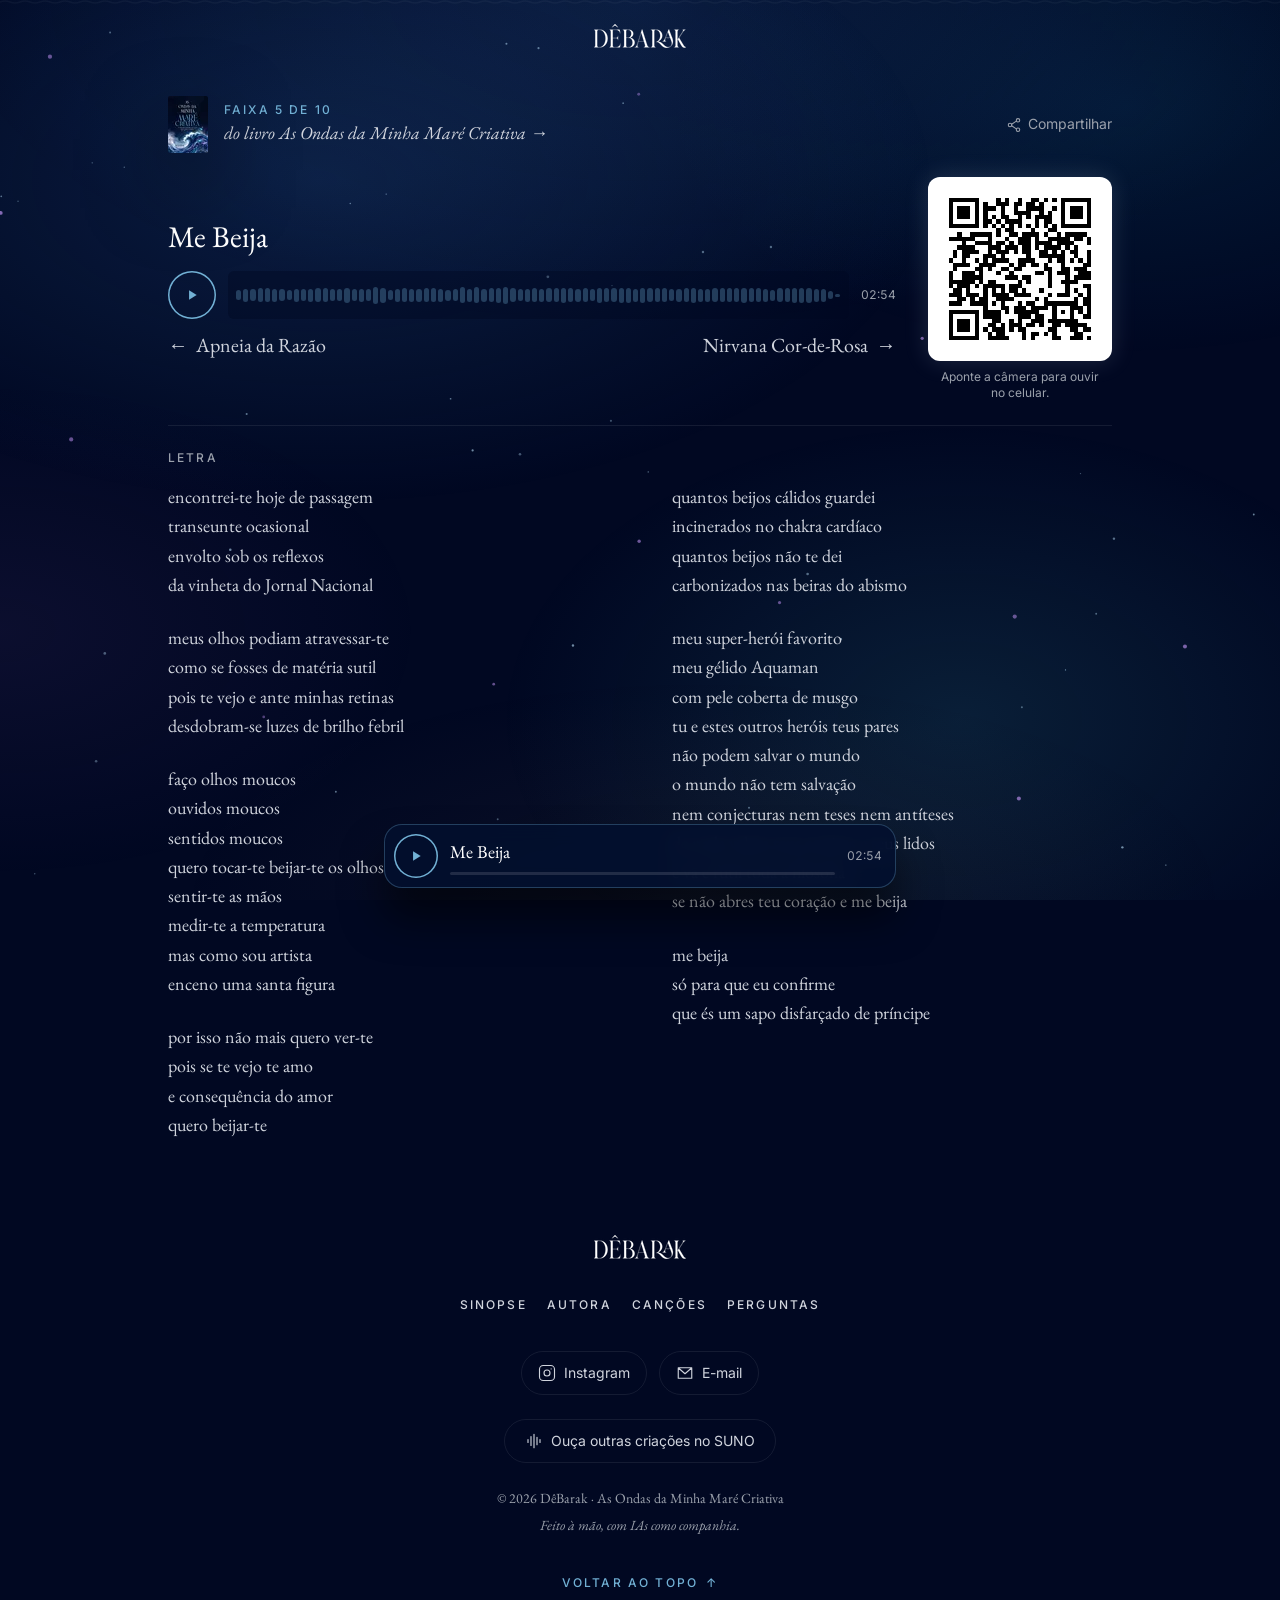
<file: t/05/index.html>
<!DOCTYPE html><html lang="pt-BR" data-astro-cid-ju4pidww><head><meta charset="UTF-8"><meta name="viewport" content="width=device-width, initial-scale=1.0, viewport-fit=cover"><meta name="description" content="Ouça “Me Beija”, faixa 05 do livro As Ondas da Minha Maré Criativa, de DêBarak."><meta name="color-scheme" content="dark"><meta name="theme-color" content="#010822"><meta name="referrer" content="strict-origin-when-cross-origin"><link rel="canonical" href="https://www.debarak.com.br/t/05/"><link rel="alternate" hreflang="pt-BR" href="https://www.debarak.com.br/t/05/"><link rel="icon" type="image/svg+xml" href="/favicon.svg"><link rel="apple-touch-icon" href="/apple-touch-icon.png"><link rel="manifest" href="/manifest.webmanifest"><link rel="preload" href="/_astro/inter-latin-wght-normal.Dx4kXJAl.woff2" as="font" type="font/woff2" crossorigin><link rel="preload" href="/_astro/eb-garamond-latin-400-normal.BCNrxLz_.woff2" as="font" type="font/woff2" crossorigin><link rel="preload" href="/_astro/eb-garamond-latin-400-italic.DSEbMgZu.woff2" as="font" type="font/woff2" crossorigin><title>Me Beija · As Ondas da Minha Maré Criativa</title><meta property="og:type" content="website"><meta property="og:site_name" content="DêBarak"><meta property="og:title" content="Me Beija · As Ondas da Minha Maré Criativa"><meta property="og:description" content="Ouça “Me Beija”, faixa 05 do livro As Ondas da Minha Maré Criativa, de DêBarak."><meta property="og:url" content="https://www.debarak.com.br/t/05/"><meta property="og:image" content="https://www.debarak.com.br/og/05.jpg"><meta property="og:image:width" content="1200"><meta property="og:image:height" content="630"><meta property="og:image:type" content="image/jpeg"><meta property="og:image:alt" content="Capa social da faixa 05, “Me Beija”, do livro As Ondas da Minha Maré Criativa"><meta property="og:locale" content="pt_BR"><meta name="twitter:card" content="summary_large_image"><meta name="twitter:title" content="Me Beija · As Ondas da Minha Maré Criativa"><meta name="twitter:description" content="Ouça “Me Beija”, faixa 05 do livro As Ondas da Minha Maré Criativa, de DêBarak."><meta name="twitter:image" content="https://www.debarak.com.br/og/05.jpg"><meta name="twitter:image:alt" content="Capa social da faixa 05, “Me Beija”, do livro As Ondas da Minha Maré Criativa"><script type="application/ld+json">{"@context":"https://schema.org","@type":"WebSite","@id":"https://www.debarak.com.br/#website","url":"https://www.debarak.com.br/","name":"As Ondas da Minha Maré Criativa","alternateName":"DêBarak","description":"Uma obra que une palavras, música e tecnologia para transformar sentimentos em canções e inspirar novas travessias.","inLanguage":"pt-BR","publisher":{"@id":"https://www.debarak.com.br/#author"},"about":{"@id":"https://www.debarak.com.br/#book"}}</script><script type="application/ld+json">{"@context":"https://schema.org","@type":"WebPage","@id":"https://www.debarak.com.br/t/05/#webpage","url":"https://www.debarak.com.br/t/05/","name":"Me Beija · As Ondas da Minha Maré Criativa","description":"Ouça “Me Beija”, faixa 05 do livro As Ondas da Minha Maré Criativa, de DêBarak.","inLanguage":"pt-BR","isPartOf":{"@id":"https://www.debarak.com.br/#website"},"about":{"@id":"https://www.debarak.com.br/#book"},"primaryImageOfPage":"https://www.debarak.com.br/og/05.jpg"}</script><script type="application/ld+json">{"@context":"https://schema.org","@type":"Book","@id":"https://www.debarak.com.br/#book","name":"As Ondas da Minha Maré Criativa","alternateName":"A trilha sonora de uma mulher comum","description":"Uma obra que une palavras, música e tecnologia para transformar sentimentos em canções e inspirar novas travessias.","inLanguage":"pt-BR","author":{"@id":"https://www.debarak.com.br/#author"},"hasPart":{"@id":"https://www.debarak.com.br/#album"},"image":"https://www.debarak.com.br/og-image.jpg","url":"https://www.debarak.com.br/"}</script><script type="application/ld+json">{"@context":"https://schema.org","@type":"Person","@id":"https://www.debarak.com.br/#author","name":"DêBarak","description":"DêBarak é goiana, aposentada e devota fervorosa da música popular brasileira. Cantora de chuveiro por vocação e exploradora de tecnologia por natureza.","url":"https://www.debarak.com.br/","image":"https://www.debarak.com.br/_astro/author-portrait.qljSDqZ9.jpg","nationality":"BR","knowsLanguage":"pt-BR","sameAs":["https://instagram.com/debarak.ondas","https://suno.com/@debarak"]}</script><script type="application/ld+json">{"@context":"https://schema.org","@type":"MusicRecording","@id":"https://www.debarak.com.br/t/05/","url":"https://www.debarak.com.br/t/05/","name":"Me Beija","byArtist":{"@id":"https://www.debarak.com.br/#author"},"inAlbum":{"@id":"https://www.debarak.com.br/#album"},"duration":"PT2M54S","position":5,"audio":"https://www.debarak.com.br/audio/05-me-beija.mp3"}</script><script type="application/ld+json">{"@context":"https://schema.org","@type":"MusicAlbum","@id":"https://www.debarak.com.br/#album","name":"As Ondas da Minha Maré Criativa","url":"https://www.debarak.com.br/","byArtist":{"@id":"https://www.debarak.com.br/#author"},"numTracks":10,"inLanguage":"pt-BR"}</script><meta http-equiv="content-security-policy" content="default-src 'self';img-src 'self' data:;font-src 'self';media-src 'self';connect-src 'self';object-src 'none';base-uri 'self'; script-src 'self' 'sha256-BF0290pkb3jxQsE7z00xR8Imp8X34FLC88L0lkMnrGw=' 'sha256-QzWFZi+FLIx23tnm9SBU4aEgx4x8DsuASP07mfqol/c=' 'sha256-0chmwFk0zaA528yFfGV7J9ppIpdfTPPULncDF3WG7Zs=' 'sha256-eIXWvAmxkr251LJZkjniEK5LcPF3NkapbJepohwYRIc=' 'sha256-Q2BPg90ZMplYY+FSdApNErhpWafg2hcRRbndmvxuL/Q=' 'sha256-47DEQpj8HBSa+/TImW+5JCeuQeRkm5NMpJWZG3hSuFU='; style-src 'self' ; style-src-elem 'self' 'sha256-qaEx7Vb+wpoYmX73ArfFMrRZn6Dk8BVslhyM0B7ajPk=' 'sha256-47DEQpj8HBSa+/TImW+5JCeuQeRkm5NMpJWZG3hSuFU='; style-src-attr 'unsafe-inline';"><link rel="stylesheet" href="/_astro/Nav.CZeev84g.css"><style>.song-bar[data-astro-cid-2jauokcc]{background-color:var(--track-accent)}.song-scrub[data-astro-cid-2jauokcc]:focus-visible{box-shadow:0 0 0 2px var(--track-accent);outline:none}.song-dock[data-astro-cid-anvv26eo]{right:.75rem;bottom:calc(.75rem + env(safe-area-inset-bottom));z-index:40;background-color:color-mix(in srgb, var(--color-night-mid) 92%, transparent);backdrop-filter:blur(10px);box-shadow:inset 0 0 0 1px color-mix(in srgb, var(--color-cover-blue) 30%, transparent), var(--drop-shadow-book);visibility:hidden;transition:transform var(--duration-reveal) var(--ease-entrance), visibility var(--duration-reveal);border-radius:1.125rem;align-items:center;gap:.75rem;padding:.625rem .875rem .625rem .625rem;display:flex;position:fixed;left:.75rem;transform:translateY(calc(100% + 2rem))}.song-dock[data-astro-cid-anvv26eo][data-visible]{visibility:visible;transform:none}.dock-track[data-astro-cid-anvv26eo]{background-color:var(--color-surface-line);border-radius:2px;height:3px;margin-top:.4rem;display:block;overflow:hidden}.dock-fill[data-astro-cid-anvv26eo]{background-color:var(--track-accent);transform-origin:0;height:100%;display:block;transform:scaleX(0)}@media (width>=48rem){.song-dock[data-astro-cid-anvv26eo]{width:32rem;left:50%;right:auto;transform:translate(-50%,calc(100% + 2rem))}.song-dock[data-astro-cid-anvv26eo][data-visible]{transform:translate(-50%)}}@media (prefers-reduced-motion:reduce){.song-dock[data-astro-cid-anvv26eo]{transition:none}}
</style><script type="module" src="/_astro/page.CMFgH77u.js"></script></head><body id="top" class="flex min-h-svh flex-col" data-astro-cid-ju4pidww><a href="#main-content" class="bg-night-deep border-cover-blue text-cover-blue sr-only focus:not-sr-only focus:fixed focus:top-4 focus:left-4 focus:z-50 focus:rounded-md focus:border focus:px-4 focus:py-2 focus:text-sm focus:font-medium focus:outline-none" data-astro-cid-ju4pidww>Pular para o conteúdo</a><!-- Zero-sized, not display:none: url(#…) can't reliably resolve defs in a non-rendered subtree. --><svg width="0" height="0" aria-hidden="true" focusable="false" class="absolute" data-astro-cid-ju4pidww><defs data-astro-cid-ju4pidww><linearGradient id="wave-gradient" x1="0" y1="0" x2="1" y2="0" data-astro-cid-ju4pidww><stop offset="0%" style="stop-color: var(--color-nebula)" data-astro-cid-ju4pidww></stop><stop offset="55%" style="stop-color: var(--color-cover-blue)" data-astro-cid-ju4pidww></stop><stop offset="100%" style="stop-color: var(--color-moonlight)" data-astro-cid-ju4pidww></stop></linearGradient></defs></svg><div class="aurora-wash" data-anim aria-hidden="true" data-astro-cid-ju4pidww></div><div class="scroll-tide" aria-hidden="true" data-astro-cid-ju4pidww><div class="scroll-tide-fill" data-astro-cid-ju4pidww></div></div><div class="starfield pointer-events-none fixed inset-0 -z-10" data-anim aria-hidden="true" data-astro-cid-t34idrrz><svg class="absolute inset-0 h-full w-full" viewBox="0 0 100 100" preserveAspectRatio="xMidYMid slice" data-astro-cid-t34idrrz><g class="starfield-small" data-astro-cid-t34idrrz><circle cx="88.912" cy="91.989" r="0.054" fill="var(--color-star-cool)" opacity="0.342" data-astro-cid-t34idrrz></circle><circle cx="36.924" cy="50.031" r="0.087" fill="var(--color-star-cool)" opacity="0.581" data-astro-cid-t34idrrz></circle><circle cx="39.565" cy="18.259" r="0.08" fill="var(--color-star-cool)" opacity="0.517" data-astro-cid-t34idrrz></circle><circle cx="30.17" cy="30.006" r="0.052" fill="var(--color-star-cool)" opacity="0.55" data-astro-cid-t34idrrz></circle><circle cx="42.07" cy="18.604" r="0.083" fill="var(--color-star-cool)" opacity="0.481" data-astro-cid-t34idrrz></circle><circle cx="8.601" cy="17.387" r="0.074" fill="var(--color-star-cool)" opacity="0.409" data-astro-cid-t34idrrz></circle><circle cx="63.094" cy="59.689" r="0.104" fill="var(--color-star-cool)" opacity="0.434" data-astro-cid-t34idrrz></circle><circle cx="38.884" cy="78.843" r="0.074" fill="var(--color-star-cool)" opacity="0.356" data-astro-cid-t34idrrz></circle><circle cx="69.303" cy="8.182" r="0.063" fill="var(--color-star-cool)" opacity="0.576" data-astro-cid-t34idrrz></circle><circle cx="87.685" cy="81.04" r="0.092" fill="var(--color-star-cool)" opacity="0.592" data-astro-cid-t34idrrz></circle><circle cx="27.364" cy="30.749" r="0.06" fill="var(--color-star-cool)" opacity="0.506" data-astro-cid-t34idrrz></circle><circle cx="21.672" cy="90.643" r="0.107" fill="var(--color-star-cool)" opacity="0.417" data-astro-cid-t34idrrz></circle><circle cx="3.943" cy="94.056" r="0.074" fill="var(--color-star-cool)" opacity="0.426" data-astro-cid-t34idrrz></circle><circle cx="7.51" cy="74.321" r="0.101" fill="var(--color-star-cool)" opacity="0.331" data-astro-cid-t34idrrz></circle><circle cx="65.707" cy="64.772" r="0.087" fill="var(--color-star-cool)" opacity="0.534" data-astro-cid-t34idrrz></circle><circle cx="11.867" cy="98.74" r="0.052" fill="var(--color-star-cool)" opacity="0.534" data-astro-cid-t34idrrz></circle><circle cx="79.324" cy="9.561" r="0.077" fill="var(--color-star-cool)" opacity="0.431" data-astro-cid-t34idrrz></circle><circle cx="1.409" cy="30.566" r="0.061" fill="var(--color-star-cool)" opacity="0.326" data-astro-cid-t34idrrz></circle><circle cx="11.458" cy="95.09" r="0.084" fill="var(--color-star-cool)" opacity="0.318" data-astro-cid-t34idrrz></circle><circle cx="42.803" cy="36.466" r="0.108" fill="var(--color-star-cool)" opacity="0.507" data-astro-cid-t34idrrz></circle><circle cx="28.778" cy="88.028" r="0.09" fill="var(--color-star-cool)" opacity="0.393" data-astro-cid-t34idrrz></circle><circle cx="2.716" cy="83.107" r="0.052" fill="var(--color-star-cool)" opacity="0.376" data-astro-cid-t34idrrz></circle><circle cx="97.95" cy="55.039" r="0.073" fill="var(--color-star-cool)" opacity="0.557" data-astro-cid-t34idrrz></circle><circle cx="47.814" cy="37.156" r="0.054" fill="var(--color-star-cool)" opacity="0.435" data-astro-cid-t34idrrz></circle><circle cx="85.64" cy="62.791" r="0.075" fill="var(--color-star-cool)" opacity="0.41" data-astro-cid-t34idrrz></circle><circle cx="44.763" cy="65.278" r="0.094" fill="var(--color-star-cool)" opacity="0.582" data-astro-cid-t34idrrz></circle><circle cx="58.516" cy="77.951" r="0.073" fill="var(--color-star-cool)" opacity="0.451" data-astro-cid-t34idrrz></circle><circle cx="60.231" cy="34.141" r="0.092" fill="var(--color-star-cool)" opacity="0.418" data-astro-cid-t34idrrz></circle><circle cx="83.243" cy="67.184" r="0.05" fill="var(--color-star-cool)" opacity="0.582" data-astro-cid-t34idrrz></circle><circle cx="60.885" cy="10.412" r="0.088" fill="var(--color-star-cool)" opacity="0.443" data-astro-cid-t34idrrz></circle><circle cx="26.489" cy="97.158" r="0.105" fill="var(--color-star-cool)" opacity="0.402" data-astro-cid-t34idrrz></circle><circle cx="13.39" cy="60.757" r="0.061" fill="var(--color-star-cool)" opacity="0.557" data-astro-cid-t34idrrz></circle><circle cx="54.92" cy="34.54" r="0.097" fill="var(--color-star-cool)" opacity="0.41" data-astro-cid-t34idrrz></circle><circle cx="84.414" cy="51.842" r="0.052" fill="var(--color-star-cool)" opacity="0.36" data-astro-cid-t34idrrz></circle><circle cx="35.203" cy="45.996" r="0.067" fill="var(--color-star-cool)" opacity="0.507" data-astro-cid-t34idrrz></circle><circle cx="40.622" cy="50.335" r="0.101" fill="var(--color-star-cool)" opacity="0.352" data-astro-cid-t34idrrz></circle><circle cx="34.005" cy="98.192" r="0.055" fill="var(--color-star-cool)" opacity="0.594" data-astro-cid-t34idrrz></circle><circle cx="48.683" cy="22.902" r="0.068" fill="var(--color-star-cool)" opacity="0.433" data-astro-cid-t34idrrz></circle><circle cx="17.991" cy="57.796" r="0.1" fill="var(--color-star-cool)" opacity="0.569" data-astro-cid-t34idrrz></circle><circle cx="75.262" cy="36.209" r="0.052" fill="var(--color-star-cool)" opacity="0.502" data-astro-cid-t34idrrz></circle><circle cx="53.83" cy="91.474" r="0.064" fill="var(--color-star-cool)" opacity="0.333" data-astro-cid-t34idrrz></circle><circle cx="87.027" cy="56.924" r="0.094" fill="var(--color-star-cool)" opacity="0.461" data-astro-cid-t34idrrz></circle><circle cx="8.187" cy="65.893" r="0.105" fill="var(--color-star-cool)" opacity="0.386" data-astro-cid-t34idrrz></circle><circle cx="50.643" cy="51.713" r="0.054" fill="var(--color-star-cool)" opacity="0.508" data-astro-cid-t34idrrz></circle><circle cx="47.729" cy="47.719" r="0.084" fill="var(--color-star-cool)" opacity="0.327" data-astro-cid-t34idrrz></circle><circle cx="32.778" cy="87.243" r="0.092" fill="var(--color-star-cool)" opacity="0.544" data-astro-cid-t34idrrz></circle><circle cx="39.123" cy="3.619" r="0.1" fill="var(--color-star-cool)" opacity="0.358" data-astro-cid-t34idrrz></circle><circle cx="0.098" cy="30.18" r="0.068" fill="var(--color-star-cool)" opacity="0.469" data-astro-cid-t34idrrz></circle><circle cx="49.035" cy="0.26" r="0.075" fill="var(--color-star-cool)" opacity="0.378" data-astro-cid-t34idrrz></circle><circle cx="19.27" cy="47.192" r="0.081" fill="var(--color-star-cool)" opacity="0.483" data-astro-cid-t34idrrz></circle><circle cx="44.133" cy="4.309" r="0.107" fill="var(--color-star-cool)" opacity="0.586" data-astro-cid-t34idrrz></circle><circle cx="56.96" cy="4.944" r="0.052" fill="var(--color-star-cool)" opacity="0.486" data-astro-cid-t34idrrz></circle><circle cx="91.083" cy="82.431" r="0.057" fill="var(--color-star-cool)" opacity="0.583" data-astro-cid-t34idrrz></circle><circle cx="79.835" cy="70.103" r="0.081" fill="var(--color-star-cool)" opacity="0.378" data-astro-cid-t34idrrz></circle><circle cx="56.551" cy="1.294" r="0.085" fill="var(--color-star-cool)" opacity="0.57" data-astro-cid-t34idrrz></circle><circle cx="54.563" cy="9.337" r="0.088" fill="var(--color-star-cool)" opacity="0.359" data-astro-cid-t34idrrz></circle><circle cx="7.204" cy="27.565" r="0.05" fill="var(--color-star-cool)" opacity="0.445" data-astro-cid-t34idrrz></circle><circle cx="47.809" cy="89.311" r="0.052" fill="var(--color-star-cool)" opacity="0.328" data-astro-cid-t34idrrz></circle><circle cx="9.709" cy="27.909" r="0.054" fill="var(--color-star-cool)" opacity="0.409" data-astro-cid-t34idrrz></circle><circle cx="26.24" cy="76.693" r="0.075" fill="var(--color-star-cool)" opacity="0.487" data-astro-cid-t34idrrz></circle></g><g class="starfield-medium" data-astro-cid-t34idrrz><circle cx="92.575" cy="65.354" r="0.158" fill="var(--color-star-violet)" style="--star-opacity:0.675;--twinkle-delay:5.909s;--twinkle-duration:5.033s;" data-astro-cid-t34idrrz></circle><circle cx="12.501" cy="91.606" r="0.136" fill="var(--color-star-violet)" style="--star-opacity:0.518;--twinkle-delay:4.577s;--twinkle-duration:4.175s;" data-astro-cid-t34idrrz></circle><circle cx="31.5" cy="5.822" r="0.152" fill="var(--color-star-violet)" style="--star-opacity:0.747;--twinkle-delay:1.189s;--twinkle-duration:5.503s;" data-astro-cid-t34idrrz></circle><circle cx="82.907" cy="41.334" r="0.148" fill="var(--color-star-violet)" style="--star-opacity:0.428;--twinkle-delay:3.746s;--twinkle-duration:6.35s;" data-astro-cid-t34idrrz></circle><circle cx="0.055" cy="31.475" r="0.154" fill="var(--color-star-violet)" style="--star-opacity:0.729;--twinkle-delay:2.247s;--twinkle-duration:4.048s;" data-astro-cid-t34idrrz></circle><circle cx="16.277" cy="9.579" r="0.108" fill="var(--color-star-violet)" style="--star-opacity:0.715;--twinkle-delay:4.692s;--twinkle-duration:3.931s;" data-astro-cid-t34idrrz></circle><circle cx="64.906" cy="8.98" r="0.131" fill="var(--color-star-violet)" style="--star-opacity:0.503;--twinkle-delay:1.082s;--twinkle-duration:3.333s;" data-astro-cid-t34idrrz></circle><circle cx="79.276" cy="63.011" r="0.164" fill="var(--color-star-violet)" style="--star-opacity:0.56;--twinkle-delay:5.417s;--twinkle-duration:3.587s;" data-astro-cid-t34idrrz></circle><circle cx="92.719" cy="5.004" r="0.146" fill="var(--color-star-violet)" style="--star-opacity:0.653;--twinkle-delay:1.696s;--twinkle-duration:6.026s;" data-astro-cid-t34idrrz></circle><circle cx="38.571" cy="68.293" r="0.107" fill="var(--color-star-violet)" style="--star-opacity:0.549;--twinkle-delay:3.919s;--twinkle-duration:3.984s;" data-astro-cid-t34idrrz></circle><circle cx="50.163" cy="86.213" r="0.167" fill="var(--color-star-violet)" style="--star-opacity:0.713;--twinkle-delay:2.087s;--twinkle-duration:6.793s;" data-astro-cid-t34idrrz></circle><circle cx="60.829" cy="92.095" r="0.176" fill="var(--color-star-violet)" style="--star-opacity:0.563;--twinkle-delay:4.199s;--twinkle-duration:3.788s;" data-astro-cid-t34idrrz></circle><circle cx="3.903" cy="19.273" r="0.165" fill="var(--color-star-violet)" style="--star-opacity:0.565;--twinkle-delay:0.256s;--twinkle-duration:4.301s;" data-astro-cid-t34idrrz></circle><circle cx="12.717" cy="1.082" r="0.162" fill="var(--color-star-violet)" style="--star-opacity:0.486;--twinkle-delay:4.257s;--twinkle-duration:5.666s;" data-astro-cid-t34idrrz></circle><circle cx="20.605" cy="70.853" r="0.109" fill="var(--color-star-violet)" style="--star-opacity:0.443;--twinkle-delay:0.202s;--twinkle-duration:5.216s;" data-astro-cid-t34idrrz></circle><circle cx="60.901" cy="61.92" r="0.125" fill="var(--color-star-violet)" style="--star-opacity:0.552;--twinkle-delay:2.092s;--twinkle-duration:4.284s;" data-astro-cid-t34idrrz></circle><circle cx="66.938" cy="7.617" r="0.15" fill="var(--color-star-violet)" style="--star-opacity:0.58;--twinkle-delay:5.927s;--twinkle-duration:4.205s;" data-astro-cid-t34idrrz></circle><circle cx="72.048" cy="41.277" r="0.125" fill="var(--color-star-violet)" style="--star-opacity:0.644;--twinkle-delay:1.705s;--twinkle-duration:6.31s;" data-astro-cid-t34idrrz></circle><circle cx="9.566" cy="96.233" r="0.168" fill="var(--color-star-violet)" style="--star-opacity:0.51;--twinkle-delay:3.429s;--twinkle-duration:3.935s;" data-astro-cid-t34idrrz></circle><circle cx="12.825" cy="5.819" r="0.131" fill="var(--color-star-violet)" style="--star-opacity:0.645;--twinkle-delay:1.096s;--twinkle-duration:6.411s;" data-astro-cid-t34idrrz></circle><circle cx="15.158" cy="3.368" r="0.133" fill="var(--color-star-violet)" style="--star-opacity:0.466;--twinkle-delay:2.709s;--twinkle-duration:3.072s;" data-astro-cid-t34idrrz></circle><circle cx="49.898" cy="22.213" r="0.114" fill="var(--color-star-violet)" style="--star-opacity:0.439;--twinkle-delay:4.265s;--twinkle-duration:3.252s;" data-astro-cid-t34idrrz></circle><circle cx="50.379" cy="95.688" r="0.104" fill="var(--color-star-violet)" style="--star-opacity:0.681;--twinkle-delay:1.766s;--twinkle-duration:4.283s;" data-astro-cid-t34idrrz></circle><circle cx="49.934" cy="57.126" r="0.133" fill="var(--color-star-violet)" style="--star-opacity:0.609;--twinkle-delay:3.212s;--twinkle-duration:3.5s;" data-astro-cid-t34idrrz></circle><circle cx="81.896" cy="39.86" r="0.142" fill="var(--color-star-violet)" style="--star-opacity:0.689;--twinkle-delay:4.602s;--twinkle-duration:6.235s;" data-astro-cid-t34idrrz></circle><circle cx="79.6" cy="77.224" r="0.159" fill="var(--color-star-violet)" style="--star-opacity:0.688;--twinkle-delay:1.936s;--twinkle-duration:5.822s;" data-astro-cid-t34idrrz></circle><circle cx="76.377" cy="2.55" r="0.126" fill="var(--color-star-violet)" style="--star-opacity:0.723;--twinkle-delay:3.215s;--twinkle-duration:3.595s;" data-astro-cid-t34idrrz></circle><circle cx="5.562" cy="49.173" r="0.162" fill="var(--color-star-violet)" style="--star-opacity:0.56;--twinkle-delay:4.438s;--twinkle-duration:4.885s;" data-astro-cid-t34idrrz></circle></g></svg></div><header class="absolute inset-x-0 top-0 z-30"><div class="page-container flex items-center justify-center pt-[calc(1.5rem+env(safe-area-inset-top))] pb-6"><!-- `-m-2 p-2` enlarges the tap target without changing layout. --><a href="/" class="-m-2 flex items-center p-2 transition-opacity active:opacity-70" aria-label="DêBarak"><img src="/_astro/wordmark.DsOjPOXy_Z1fRK1r.webp" srcset="/_astro/wordmark.DsOjPOXy_Z1fRK1r.webp 1x, /_astro/wordmark.DsOjPOXy_O6jW4.webp 2x" alt loading="eager" decoding="async" width="92" height="24" class="h-5 w-auto md:h-6"></a></div></header><!-- `min-h-full` on a child computes to zero here (main's height is auto); use `centerMain`. --><main id="main-content" class="flex-1 flex flex-col" data-astro-cid-ju4pidww><div class="flex flex-1 flex-col"><section class="page-container my-auto flex w-full flex-col gap-4 pt-20 pb-6 md:gap-6 md:pt-24 md:pb-12"><div class="flex flex-col items-start gap-3 md:flex-row md:items-center md:justify-between md:gap-4"><a href="/" class="group flex min-w-0 items-center gap-4"><img src="/_astro/book-cover.D2BoXesk_Z4ji7c.webp" srcset="/_astro/book-cover.D2BoXesk_Z1hbP4J.webp 40w, /_astro/book-cover.D2BoXesk_Z12WPbr.webp 80w" alt sizes="40px" loading="lazy" decoding="async" width="1080" height="1526" class="drop-shadow-book hidden h-auto w-10 rounded-xs md:block"><span class="flex flex-col"><span class="eyebrow text-cover-blue">Faixa 5 de 10</span><span class="group-hover:text-cover-blue font-serif text-base text-neutral-300 italic transition-colors md:text-lg">do livro As Ondas da Minha Maré Criativa →</span></span></a><!-- `-m-3 p-3` enlarges the tap target without changing layout. --><button type="button" data-track-share data-share-title="Me Beija" class="hover:text-cover-blue -m-3 flex shrink-0 items-center gap-1.5 p-3 text-sm text-neutral-400 transition-colors" aria-label="Compartilhar Me Beija"><svg width="16" height="16" viewBox="0 0 24 24" fill="none" stroke="currentColor" stroke-width="1.6" stroke-linecap="round" stroke-linejoin="round" aria-hidden="true"><circle cx="18" cy="5" r="2.6"></circle><circle cx="6" cy="12" r="2.6"></circle><circle cx="18" cy="19" r="2.6"></circle><line x1="8.5" y1="10.8" x2="15.5" y2="6.2"></line><line x1="8.5" y1="13.2" x2="15.5" y2="17.8"></line></svg><span data-share-label aria-live="polite">Compartilhar</span></button></div><article class="song-slide track-tinted"><div class="flex flex-col gap-6"><div class="flex flex-col gap-4 md:flex-row md:items-center md:gap-8"><div class="flex min-w-0 flex-1 flex-col gap-4"><h1 class="font-serif text-2xl text-white md:text-3xl">Me Beija</h1><div class="flex flex-col gap-3" data-astro-cid-2jauokcc><audio id="track-05" preload="none" src="/audio/05-me-beija.mp3" data-track-number="05" data-astro-cid-2jauokcc></audio><div class="flex items-center gap-3" data-astro-cid-2jauokcc><button type="button" class="song-play-btn play-ring flex h-11 w-11 shrink-0 items-center justify-center rounded-full md:h-12 md:w-12" data-audio-target="track-05" data-state="idle" data-song-label="Me Beija" data-song-artist="DêBarak" data-song-album="As Ondas da Minha Maré Criativa" data-song-artwork="/_astro/book-cover.D2BoXesk.jpg" data-song-artwork-sizes="1080x1526" aria-label="Ouvir Me Beija" data-astro-cid-2jauokcc><svg class="play-icon" width="14" height="14" viewBox="0 0 24 24" fill="currentColor" aria-hidden="true"><path d="M7 4l13 8-13 8z"></path></svg><svg class="pause-icon" width="14" height="14" viewBox="0 0 24 24" fill="currentColor" aria-hidden="true"><path d="M6 4h4v16H6zM14 4h4v16h-4z"></path></svg><svg class="loading-icon" width="14" height="14" viewBox="0 0 24 24" fill="none" aria-hidden="true"><circle cx="12" cy="12" r="9" stroke="currentColor" stroke-width="2.5" opacity="0.25"></circle><path d="M21 12a9 9 0 0 0-9-9" stroke="currentColor" stroke-width="2.5" stroke-linecap="round"></path></svg></button><div class="song-scrub bg-night-deep/40 hover:bg-night-deep/60 flex h-11 flex-1 cursor-pointer touch-pan-y items-center gap-px overflow-hidden sm:gap-[2px] rounded-md px-2 transition-colors outline-none md:h-12" data-song-scrub role="slider" tabindex="0" aria-label="Posição em Me Beija. Setas movem 5 segundos." aria-valuemin="0" aria-valuemax="100" aria-valuenow="0" aria-valuetext="0:00" aria-orientation="horizontal" data-astro-cid-2jauokcc><span class="song-bar min-w-0 flex-1 rounded-full" style="height:10px;opacity:0.3;" data-base-height="10" data-astro-cid-2jauokcc></span><span class="song-bar min-w-0 flex-1 rounded-full" style="height:13px;opacity:0.3;" data-base-height="13" data-astro-cid-2jauokcc></span><span class="song-bar min-w-0 flex-1 rounded-full" style="height:12px;opacity:0.3;" data-base-height="12" data-astro-cid-2jauokcc></span><span class="song-bar min-w-0 flex-1 rounded-full" style="height:14px;opacity:0.3;" data-base-height="14" data-astro-cid-2jauokcc></span><span class="song-bar min-w-0 flex-1 rounded-full" style="height:14px;opacity:0.3;" data-base-height="14" data-astro-cid-2jauokcc></span><span class="song-bar min-w-0 flex-1 rounded-full" style="height:13px;opacity:0.3;" data-base-height="13" data-astro-cid-2jauokcc></span><span class="song-bar min-w-0 flex-1 rounded-full" style="height:12px;opacity:0.3;" data-base-height="12" data-astro-cid-2jauokcc></span><span class="song-bar min-w-0 flex-1 rounded-full" style="height:10px;opacity:0.3;" data-base-height="10" data-astro-cid-2jauokcc></span><span class="song-bar min-w-0 flex-1 rounded-full" style="height:13px;opacity:0.3;" data-base-height="13" data-astro-cid-2jauokcc></span><span class="song-bar min-w-0 flex-1 rounded-full" style="height:12px;opacity:0.3;" data-base-height="12" data-astro-cid-2jauokcc></span><span class="song-bar min-w-0 flex-1 rounded-full" style="height:13px;opacity:0.3;" data-base-height="13" data-astro-cid-2jauokcc></span><span class="song-bar min-w-0 flex-1 rounded-full" style="height:14px;opacity:0.3;" data-base-height="14" data-astro-cid-2jauokcc></span><span class="song-bar min-w-0 flex-1 rounded-full" style="height:14px;opacity:0.3;" data-base-height="14" data-astro-cid-2jauokcc></span><span class="song-bar min-w-0 flex-1 rounded-full" style="height:12px;opacity:0.3;" data-base-height="12" data-astro-cid-2jauokcc></span><span class="song-bar min-w-0 flex-1 rounded-full" style="height:12px;opacity:0.3;" data-base-height="12" data-astro-cid-2jauokcc></span><span class="song-bar min-w-0 flex-1 rounded-full" style="height:15px;opacity:0.3;" data-base-height="15" data-astro-cid-2jauokcc></span><span class="song-bar min-w-0 flex-1 rounded-full" style="height:12px;opacity:0.3;" data-base-height="12" data-astro-cid-2jauokcc></span><span class="song-bar min-w-0 flex-1 rounded-full" style="height:13px;opacity:0.3;" data-base-height="13" data-astro-cid-2jauokcc></span><span class="song-bar min-w-0 flex-1 rounded-full" style="height:12px;opacity:0.3;" data-base-height="12" data-astro-cid-2jauokcc></span><span class="song-bar min-w-0 flex-1 rounded-full" style="height:17px;opacity:0.3;" data-base-height="17" data-astro-cid-2jauokcc></span><span class="song-bar min-w-0 flex-1 rounded-full" style="height:15px;opacity:0.3;" data-base-height="15" data-astro-cid-2jauokcc></span><span class="song-bar min-w-0 flex-1 rounded-full" style="height:10px;opacity:0.3;" data-base-height="10" data-astro-cid-2jauokcc></span><span class="song-bar min-w-0 flex-1 rounded-full" style="height:13px;opacity:0.3;" data-base-height="13" data-astro-cid-2jauokcc></span><span class="song-bar min-w-0 flex-1 rounded-full" style="height:14px;opacity:0.3;" data-base-height="14" data-astro-cid-2jauokcc></span><span class="song-bar min-w-0 flex-1 rounded-full" style="height:13px;opacity:0.3;" data-base-height="13" data-astro-cid-2jauokcc></span><span class="song-bar min-w-0 flex-1 rounded-full" style="height:13px;opacity:0.3;" data-base-height="13" data-astro-cid-2jauokcc></span><span class="song-bar min-w-0 flex-1 rounded-full" style="height:14px;opacity:0.3;" data-base-height="14" data-astro-cid-2jauokcc></span><span class="song-bar min-w-0 flex-1 rounded-full" style="height:14px;opacity:0.3;" data-base-height="14" data-astro-cid-2jauokcc></span><span class="song-bar min-w-0 flex-1 rounded-full" style="height:13px;opacity:0.3;" data-base-height="13" data-astro-cid-2jauokcc></span><span class="song-bar min-w-0 flex-1 rounded-full" style="height:11px;opacity:0.3;" data-base-height="11" data-astro-cid-2jauokcc></span><span class="song-bar min-w-0 flex-1 rounded-full" style="height:12px;opacity:0.3;" data-base-height="12" data-astro-cid-2jauokcc></span><span class="song-bar min-w-0 flex-1 rounded-full" style="height:16px;opacity:0.3;" data-base-height="16" data-astro-cid-2jauokcc></span><span class="song-bar min-w-0 flex-1 rounded-full" style="height:13px;opacity:0.3;" data-base-height="13" data-astro-cid-2jauokcc></span><span class="song-bar min-w-0 flex-1 rounded-full" style="height:16px;opacity:0.3;" data-base-height="16" data-astro-cid-2jauokcc></span><span class="song-bar min-w-0 flex-1 rounded-full" style="height:13px;opacity:0.3;" data-base-height="13" data-astro-cid-2jauokcc></span><span class="song-bar min-w-0 flex-1 rounded-full" style="height:14px;opacity:0.3;" data-base-height="14" data-astro-cid-2jauokcc></span><span class="song-bar min-w-0 flex-1 rounded-full" style="height:15px;opacity:0.3;" data-base-height="15" data-astro-cid-2jauokcc></span><span class="song-bar min-w-0 flex-1 rounded-full" style="height:17px;opacity:0.3;" data-base-height="17" data-astro-cid-2jauokcc></span><span class="song-bar min-w-0 flex-1 rounded-full" style="height:14px;opacity:0.3;" data-base-height="14" data-astro-cid-2jauokcc></span><span class="song-bar min-w-0 flex-1 rounded-full" style="height:12px;opacity:0.3;" data-base-height="12" data-astro-cid-2jauokcc></span><span class="song-bar min-w-0 flex-1 rounded-full" style="height:13px;opacity:0.3;" data-base-height="13" data-astro-cid-2jauokcc></span><span class="song-bar min-w-0 flex-1 rounded-full" style="height:14px;opacity:0.3;" data-base-height="14" data-astro-cid-2jauokcc></span><span class="song-bar min-w-0 flex-1 rounded-full" style="height:13px;opacity:0.3;" data-base-height="13" data-astro-cid-2jauokcc></span><span class="song-bar min-w-0 flex-1 rounded-full" style="height:14px;opacity:0.3;" data-base-height="14" data-astro-cid-2jauokcc></span><span class="song-bar min-w-0 flex-1 rounded-full" style="height:14px;opacity:0.3;" data-base-height="14" data-astro-cid-2jauokcc></span><span class="song-bar min-w-0 flex-1 rounded-full" style="height:15px;opacity:0.3;" data-base-height="15" data-astro-cid-2jauokcc></span><span class="song-bar min-w-0 flex-1 rounded-full" style="height:14px;opacity:0.3;" data-base-height="14" data-astro-cid-2jauokcc></span><span class="song-bar min-w-0 flex-1 rounded-full" style="height:13px;opacity:0.3;" data-base-height="13" data-astro-cid-2jauokcc></span><span class="song-bar min-w-0 flex-1 rounded-full" style="height:14px;opacity:0.3;" data-base-height="14" data-astro-cid-2jauokcc></span><span class="song-bar min-w-0 flex-1 rounded-full" style="height:12px;opacity:0.3;" data-base-height="12" data-astro-cid-2jauokcc></span><span class="song-bar min-w-0 flex-1 rounded-full" style="height:15px;opacity:0.3;" data-base-height="15" data-astro-cid-2jauokcc></span><span class="song-bar min-w-0 flex-1 rounded-full" style="height:14px;opacity:0.3;" data-base-height="14" data-astro-cid-2jauokcc></span><span class="song-bar min-w-0 flex-1 rounded-full" style="height:14px;opacity:0.3;" data-base-height="14" data-astro-cid-2jauokcc></span><span class="song-bar min-w-0 flex-1 rounded-full" style="height:15px;opacity:0.3;" data-base-height="15" data-astro-cid-2jauokcc></span><span class="song-bar min-w-0 flex-1 rounded-full" style="height:15px;opacity:0.3;" data-base-height="15" data-astro-cid-2jauokcc></span><span class="song-bar min-w-0 flex-1 rounded-full" style="height:13px;opacity:0.3;" data-base-height="13" data-astro-cid-2jauokcc></span><span class="song-bar min-w-0 flex-1 rounded-full" style="height:15px;opacity:0.3;" data-base-height="15" data-astro-cid-2jauokcc></span><span class="song-bar min-w-0 flex-1 rounded-full" style="height:14px;opacity:0.3;" data-base-height="14" data-astro-cid-2jauokcc></span><span class="song-bar min-w-0 flex-1 rounded-full" style="height:14px;opacity:0.3;" data-base-height="14" data-astro-cid-2jauokcc></span><span class="song-bar min-w-0 flex-1 rounded-full" style="height:14px;opacity:0.3;" data-base-height="14" data-astro-cid-2jauokcc></span><span class="song-bar min-w-0 flex-1 rounded-full" style="height:12px;opacity:0.3;" data-base-height="12" data-astro-cid-2jauokcc></span><span class="song-bar min-w-0 flex-1 rounded-full" style="height:13px;opacity:0.3;" data-base-height="13" data-astro-cid-2jauokcc></span><span class="song-bar min-w-0 flex-1 rounded-full" style="height:14px;opacity:0.3;" data-base-height="14" data-astro-cid-2jauokcc></span><span class="song-bar min-w-0 flex-1 rounded-full" style="height:15px;opacity:0.3;" data-base-height="15" data-astro-cid-2jauokcc></span><span class="song-bar min-w-0 flex-1 rounded-full" style="height:13px;opacity:0.3;" data-base-height="13" data-astro-cid-2jauokcc></span><span class="song-bar min-w-0 flex-1 rounded-full" style="height:13px;opacity:0.3;" data-base-height="13" data-astro-cid-2jauokcc></span><span class="song-bar min-w-0 flex-1 rounded-full" style="height:14px;opacity:0.3;" data-base-height="14" data-astro-cid-2jauokcc></span><span class="song-bar min-w-0 flex-1 rounded-full" style="height:14px;opacity:0.3;" data-base-height="14" data-astro-cid-2jauokcc></span><span class="song-bar min-w-0 flex-1 rounded-full" style="height:14px;opacity:0.3;" data-base-height="14" data-astro-cid-2jauokcc></span><span class="song-bar min-w-0 flex-1 rounded-full" style="height:14px;opacity:0.3;" data-base-height="14" data-astro-cid-2jauokcc></span><span class="song-bar min-w-0 flex-1 rounded-full" style="height:15px;opacity:0.3;" data-base-height="15" data-astro-cid-2jauokcc></span><span class="song-bar min-w-0 flex-1 rounded-full" style="height:14px;opacity:0.3;" data-base-height="14" data-astro-cid-2jauokcc></span><span class="song-bar min-w-0 flex-1 rounded-full" style="height:14px;opacity:0.3;" data-base-height="14" data-astro-cid-2jauokcc></span><span class="song-bar min-w-0 flex-1 rounded-full" style="height:13px;opacity:0.3;" data-base-height="13" data-astro-cid-2jauokcc></span><span class="song-bar min-w-0 flex-1 rounded-full" style="height:11px;opacity:0.3;" data-base-height="11" data-astro-cid-2jauokcc></span><span class="song-bar min-w-0 flex-1 rounded-full" style="height:14px;opacity:0.3;" data-base-height="14" data-astro-cid-2jauokcc></span><span class="song-bar min-w-0 flex-1 rounded-full" style="height:14px;opacity:0.3;" data-base-height="14" data-astro-cid-2jauokcc></span><span class="song-bar min-w-0 flex-1 rounded-full" style="height:15px;opacity:0.3;" data-base-height="15" data-astro-cid-2jauokcc></span><span class="song-bar min-w-0 flex-1 rounded-full" style="height:15px;opacity:0.3;" data-base-height="15" data-astro-cid-2jauokcc></span><span class="song-bar min-w-0 flex-1 rounded-full" style="height:15px;opacity:0.3;" data-base-height="15" data-astro-cid-2jauokcc></span><span class="song-bar min-w-0 flex-1 rounded-full" style="height:13px;opacity:0.3;" data-base-height="13" data-astro-cid-2jauokcc></span><span class="song-bar min-w-0 flex-1 rounded-full" style="height:13px;opacity:0.3;" data-base-height="13" data-astro-cid-2jauokcc></span><span class="song-bar min-w-0 flex-1 rounded-full" style="height:8px;opacity:0.3;" data-base-height="8" data-astro-cid-2jauokcc></span><span class="song-bar min-w-0 flex-1 rounded-full" style="height:3px;opacity:0.3;" data-base-height="3" data-astro-cid-2jauokcc></span></div><span class="shrink-0 text-xs text-neutral-400 tabular-nums" data-astro-cid-2jauokcc>02:54</span></div><p data-song-error class="hidden text-xs text-red-300" role="alert" data-astro-cid-2jauokcc></p><nav aria-label="Outras faixas" class="flex flex-col gap-1.5 sm:flex-row sm:items-center sm:justify-between sm:gap-4" data-astro-cid-2jauokcc><a href="/t/04/" class="hover:text-cover-blue -my-2 flex max-w-full min-w-0 items-center gap-2 self-start py-2 font-serif text-lg text-neutral-300 transition-colors sm:self-auto md:text-xl" aria-label="Faixa anterior: Apneia da Razão" data-astro-cid-2jauokcc><span aria-hidden="true" data-astro-cid-2jauokcc>←</span><span class="truncate" data-astro-cid-2jauokcc>Apneia da Razão</span></a><a href="/t/06/" class="hover:text-cover-blue -my-2 flex max-w-full min-w-0 items-center gap-2 self-end py-2 font-serif text-lg text-neutral-300 transition-colors sm:self-auto md:text-xl" aria-label="Próxima faixa: Nirvana Cor-de-Rosa" data-astro-cid-2jauokcc><span class="truncate" data-astro-cid-2jauokcc>Nirvana Cor-de-Rosa</span><span aria-hidden="true" data-astro-cid-2jauokcc>→</span></a></nav></div></div><figure class="hidden shrink-0 flex-col items-center gap-2 md:flex"><div class="qr-plate rounded-xl bg-white p-3"><img src="/qr/05.svg" width="160" height="160" loading="lazy" alt="QR code que abre a página de Me Beija" class="h-40 w-40"></div><figcaption class="max-w-40 text-center text-xs text-neutral-400">Aponte a câmera para ouvir no celular.</figcaption></figure></div><div class="border-surface-border border-t pt-5 md:pt-6"><div data-song-lyrics class="min-w-0"><p class="eyebrow mb-4 text-neutral-400">Letra</p><div class="lg:columns-2 lg:gap-x-16"><p class="mb-6 break-inside-avoid font-serif text-lg leading-snug text-neutral-300 last:mb-0 md:leading-relaxed"><span class="block pl-4 -indent-4">encontrei-te hoje de passagem</span><span class="block pl-4 -indent-4">transeunte ocasional</span><span class="block pl-4 -indent-4">envolto sob os reflexos</span><span class="block pl-4 -indent-4">da vinheta do Jornal Nacional</span></p><p class="mb-6 break-inside-avoid font-serif text-lg leading-snug text-neutral-300 last:mb-0 md:leading-relaxed"><span class="block pl-4 -indent-4">meus olhos podiam atravessar-te</span><span class="block pl-4 -indent-4">como se fosses de matéria sutil</span><span class="block pl-4 -indent-4">pois te vejo e ante minhas retinas</span><span class="block pl-4 -indent-4">desdobram-se luzes de brilho febril</span></p><p class="mb-6 break-inside-avoid font-serif text-lg leading-snug text-neutral-300 last:mb-0 md:leading-relaxed"><span class="block pl-4 -indent-4">faço olhos moucos</span><span class="block pl-4 -indent-4">ouvidos moucos</span><span class="block pl-4 -indent-4">sentidos moucos</span><span class="block pl-4 -indent-4">quero tocar-te beijar-te os olhos</span><span class="block pl-4 -indent-4">sentir-te as mãos</span><span class="block pl-4 -indent-4">medir-te a temperatura</span><span class="block pl-4 -indent-4">mas como sou artista</span><span class="block pl-4 -indent-4">enceno uma santa figura</span></p><p class="mb-6 break-inside-avoid font-serif text-lg leading-snug text-neutral-300 last:mb-0 md:leading-relaxed"><span class="block pl-4 -indent-4">por isso não mais quero ver-te</span><span class="block pl-4 -indent-4">pois se te vejo te amo</span><span class="block pl-4 -indent-4">e consequência do amor</span><span class="block pl-4 -indent-4">quero beijar-te</span></p><p class="mb-6 break-inside-avoid font-serif text-lg leading-snug text-neutral-300 last:mb-0 md:leading-relaxed"><span class="block pl-4 -indent-4">quantos beijos cálidos guardei</span><span class="block pl-4 -indent-4">incinerados no chakra cardíaco</span><span class="block pl-4 -indent-4">quantos beijos não te dei</span><span class="block pl-4 -indent-4">carbonizados nas beiras do abismo</span></p><p class="mb-6 break-inside-avoid font-serif text-lg leading-snug text-neutral-300 last:mb-0 md:leading-relaxed"><span class="block pl-4 -indent-4">meu super-herói favorito</span><span class="block pl-4 -indent-4">meu gélido Aquaman</span><span class="block pl-4 -indent-4">com pele coberta de musgo</span><span class="block pl-4 -indent-4">tu e estes outros heróis teus pares</span><span class="block pl-4 -indent-4">não podem salvar o mundo</span><span class="block pl-4 -indent-4">o mundo não tem salvação</span><span class="block pl-4 -indent-4">nem conjecturas nem teses nem antíteses</span><span class="block pl-4 -indent-4">de nada valem teus escritos e teus lidos</span><span class="block pl-4 -indent-4">é vã e fútil toda a filosofia</span><span class="block pl-4 -indent-4">se não abres teu coração e me beija</span></p><p class="mb-6 break-inside-avoid font-serif text-lg leading-snug text-neutral-300 last:mb-0 md:leading-relaxed"><span class="block pl-4 -indent-4">me beija</span><span class="block pl-4 -indent-4">só para que eu confirme</span><span class="block pl-4 -indent-4">que és um sapo disfarçado de príncipe</span></p></div></div></div></div></article></section><div data-song-dock class="song-dock track-tinted" data-astro-cid-anvv26eo><button type="button" data-dock-toggle data-state="idle" class="play-ring flex h-11 w-11 flex-none items-center justify-center rounded-full" aria-label="Ouvir Me Beija" data-astro-cid-anvv26eo><svg class="play-icon" width="14" height="14" viewBox="0 0 24 24" fill="currentColor" aria-hidden="true"><path d="M7 4l13 8-13 8z"></path></svg><svg class="pause-icon" width="14" height="14" viewBox="0 0 24 24" fill="currentColor" aria-hidden="true"><path d="M6 4h4v16H6zM14 4h4v16h-4z"></path></svg></button><span class="min-w-0 flex-1" data-astro-cid-anvv26eo><span class="block truncate font-serif text-lg text-white" data-astro-cid-anvv26eo>Me Beija</span><span class="dock-track" aria-hidden="true" data-astro-cid-anvv26eo><span data-dock-fill class="dock-fill" data-astro-cid-anvv26eo></span></span></span><span class="shrink-0 text-xs text-neutral-400 tabular-nums" data-astro-cid-anvv26eo>02:54</span></div><script type="module" src="/_astro/SongDock.astro_astro_type_script_index_0_lang.Bu8l3_A1.js"></script></div></main><!-- `w-full` is required: in the body flex column, auto margins would shrink the footer to fit-content. --><footer class="page-container w-full pt-6 pb-[calc(1.5rem+env(safe-area-inset-bottom))] md:pt-12 md:pb-[calc(3rem+env(safe-area-inset-bottom))]"><div class="flex flex-col items-center justify-center gap-4 text-center md:gap-6"><div class="hidden md:block"><!-- `-m-2 p-2` enlarges the tap target without changing layout. --><a href="#top" class="-m-2 flex items-center p-2 transition-opacity active:opacity-70" aria-label="DêBarak"><img src="/_astro/wordmark.DsOjPOXy_Z1fRK1r.webp" srcset="/_astro/wordmark.DsOjPOXy_Z1fRK1r.webp 1x, /_astro/wordmark.DsOjPOXy_O6jW4.webp 2x" alt loading="eager" decoding="async" width="92" height="24" class="h-5 w-auto md:h-6"></a></div><nav aria-label="Seções" class="hidden flex-wrap justify-center gap-x-5 md:flex"><a href="/#sinopse" class="eyebrow hover:text-cover-blue inline-flex min-h-11 items-center transition-colors">Sinopse</a><a href="/#autora" class="eyebrow hover:text-cover-blue inline-flex min-h-11 items-center transition-colors">Autora</a><a href="/#cancoes" class="eyebrow hover:text-cover-blue inline-flex min-h-11 items-center transition-colors">Canções</a><a href="/#perguntas" class="eyebrow hover:text-cover-blue inline-flex min-h-11 items-center transition-colors">Perguntas</a></nav><ul class="flex items-center gap-3"><li><a href="https://instagram.com/debarak.ondas" aria-label="Instagram (abre em nova aba)" title="Instagram" target="_blank" rel="noopener noreferrer" class="pill-link"><svg width="18" height="18" viewBox="0 0 24 24" fill="none" aria-hidden="true"><path d="M7 2h10a5 5 0 0 1 5 5v10a5 5 0 0 1-5 5H7a5 5 0 0 1-5-5V7a5 5 0 0 1 5-5z M12 8a4 4 0 1 0 0 8 4 4 0 0 0 0-8z M17.5 6.5h0.01" stroke="currentColor" stroke-width="1.5" stroke-linecap="round" stroke-linejoin="round"></path></svg><span>Instagram</span></a></li><li><a href="mailto:contato@debarak.com.br" aria-label="E-mail (abre em nova aba)" title="E-mail" target="_blank" rel="noopener noreferrer" class="pill-link"><svg width="18" height="18" viewBox="0 0 24 24" fill="none" aria-hidden="true"><path d="M3 5h18v14H3z M3 5l9 8 9-8" stroke="currentColor" stroke-width="1.5" stroke-linecap="round" stroke-linejoin="round"></path></svg><span>E-mail</span></a></li></ul><a href="https://suno.com/@debarak" target="_blank" rel="noopener noreferrer" class="pill-link px-5"><svg width="18" height="18" viewBox="0 0 24 24" fill="none" aria-hidden="true"><path d="M4 10v4 M8 6v12 M12 3v18 M16 7v10 M20 10v4" stroke="currentColor" stroke-width="1.5" stroke-linecap="round" stroke-linejoin="round"></path></svg><span>Ouça outras criações no SUNO<span class="sr-only"> (abre em nova aba)</span></span></a><div class="flex flex-col gap-1"><p class="font-serif text-sm text-neutral-400">© 2026 DêBarak · As Ondas da Minha Maré Criativa</p><p class="font-serif text-sm text-neutral-400 italic">Feito à mão, com IAs como companhia.</p></div><a href="#top" class="eyebrow text-cover-blue hidden min-h-11 items-center gap-2 transition-opacity hover:opacity-80 md:inline-flex">Voltar ao topo <span aria-hidden="true">↑</span></a></div></footer><script type="module" src="/_astro/Layout.astro_astro_type_script_index_0_lang.CdDL5k4X.js"></script></body></html><script type="module" src="/_astro/_number_.astro_astro_type_script_index_0_lang.DkdMLG0b.js"></script>
</file>
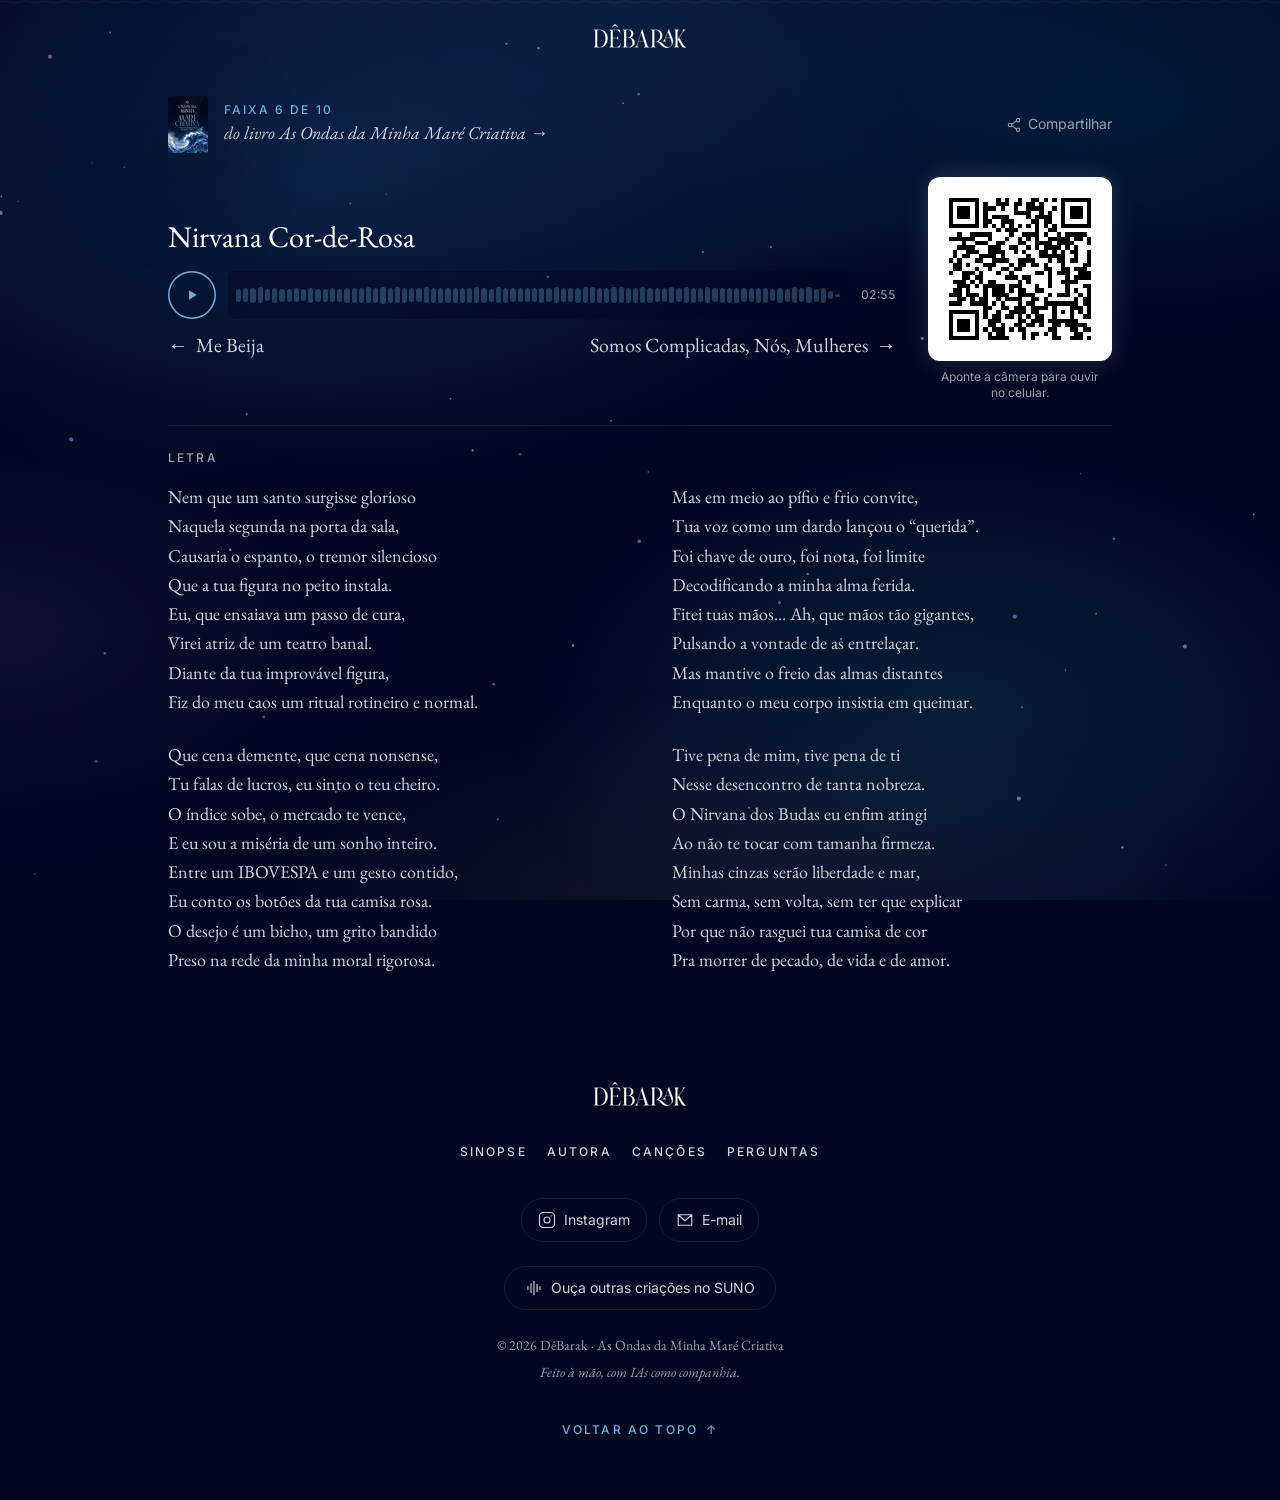
<file: t/06/index.html>
<!DOCTYPE html><html lang="pt-BR" data-astro-cid-ju4pidww><head><meta charset="UTF-8"><meta name="viewport" content="width=device-width, initial-scale=1.0, viewport-fit=cover"><meta name="description" content="Ouça “Nirvana Cor-de-Rosa”, faixa 06 do livro As Ondas da Minha Maré Criativa, de DêBarak."><meta name="color-scheme" content="dark"><meta name="theme-color" content="#010822"><meta name="referrer" content="strict-origin-when-cross-origin"><link rel="canonical" href="https://www.debarak.com.br/t/06/"><link rel="alternate" hreflang="pt-BR" href="https://www.debarak.com.br/t/06/"><link rel="icon" type="image/svg+xml" href="/favicon.svg"><link rel="apple-touch-icon" href="/apple-touch-icon.png"><link rel="manifest" href="/manifest.webmanifest"><link rel="preload" href="/_astro/inter-latin-wght-normal.Dx4kXJAl.woff2" as="font" type="font/woff2" crossorigin><link rel="preload" href="/_astro/eb-garamond-latin-400-normal.BCNrxLz_.woff2" as="font" type="font/woff2" crossorigin><link rel="preload" href="/_astro/eb-garamond-latin-400-italic.DSEbMgZu.woff2" as="font" type="font/woff2" crossorigin><title>Nirvana Cor-de-Rosa · As Ondas da Minha Maré Criativa</title><meta property="og:type" content="website"><meta property="og:site_name" content="DêBarak"><meta property="og:title" content="Nirvana Cor-de-Rosa · As Ondas da Minha Maré Criativa"><meta property="og:description" content="Ouça “Nirvana Cor-de-Rosa”, faixa 06 do livro As Ondas da Minha Maré Criativa, de DêBarak."><meta property="og:url" content="https://www.debarak.com.br/t/06/"><meta property="og:image" content="https://www.debarak.com.br/og/06.jpg"><meta property="og:image:width" content="1200"><meta property="og:image:height" content="630"><meta property="og:image:type" content="image/jpeg"><meta property="og:image:alt" content="Capa social da faixa 06, “Nirvana Cor-de-Rosa”, do livro As Ondas da Minha Maré Criativa"><meta property="og:locale" content="pt_BR"><meta name="twitter:card" content="summary_large_image"><meta name="twitter:title" content="Nirvana Cor-de-Rosa · As Ondas da Minha Maré Criativa"><meta name="twitter:description" content="Ouça “Nirvana Cor-de-Rosa”, faixa 06 do livro As Ondas da Minha Maré Criativa, de DêBarak."><meta name="twitter:image" content="https://www.debarak.com.br/og/06.jpg"><meta name="twitter:image:alt" content="Capa social da faixa 06, “Nirvana Cor-de-Rosa”, do livro As Ondas da Minha Maré Criativa"><script type="application/ld+json">{"@context":"https://schema.org","@type":"WebSite","@id":"https://www.debarak.com.br/#website","url":"https://www.debarak.com.br/","name":"As Ondas da Minha Maré Criativa","alternateName":"DêBarak","description":"Uma obra que une palavras, música e tecnologia para transformar sentimentos em canções e inspirar novas travessias.","inLanguage":"pt-BR","publisher":{"@id":"https://www.debarak.com.br/#author"},"about":{"@id":"https://www.debarak.com.br/#book"}}</script><script type="application/ld+json">{"@context":"https://schema.org","@type":"WebPage","@id":"https://www.debarak.com.br/t/06/#webpage","url":"https://www.debarak.com.br/t/06/","name":"Nirvana Cor-de-Rosa · As Ondas da Minha Maré Criativa","description":"Ouça “Nirvana Cor-de-Rosa”, faixa 06 do livro As Ondas da Minha Maré Criativa, de DêBarak.","inLanguage":"pt-BR","isPartOf":{"@id":"https://www.debarak.com.br/#website"},"about":{"@id":"https://www.debarak.com.br/#book"},"primaryImageOfPage":"https://www.debarak.com.br/og/06.jpg"}</script><script type="application/ld+json">{"@context":"https://schema.org","@type":"Book","@id":"https://www.debarak.com.br/#book","name":"As Ondas da Minha Maré Criativa","alternateName":"A trilha sonora de uma mulher comum","description":"Uma obra que une palavras, música e tecnologia para transformar sentimentos em canções e inspirar novas travessias.","inLanguage":"pt-BR","author":{"@id":"https://www.debarak.com.br/#author"},"hasPart":{"@id":"https://www.debarak.com.br/#album"},"image":"https://www.debarak.com.br/og-image.jpg","url":"https://www.debarak.com.br/"}</script><script type="application/ld+json">{"@context":"https://schema.org","@type":"Person","@id":"https://www.debarak.com.br/#author","name":"DêBarak","description":"DêBarak é goiana, aposentada e devota fervorosa da música popular brasileira. Cantora de chuveiro por vocação e exploradora de tecnologia por natureza.","url":"https://www.debarak.com.br/","image":"https://www.debarak.com.br/_astro/author-portrait.qljSDqZ9.jpg","nationality":"BR","knowsLanguage":"pt-BR","sameAs":["https://instagram.com/debarak.ondas","https://suno.com/@debarak"]}</script><script type="application/ld+json">{"@context":"https://schema.org","@type":"MusicRecording","@id":"https://www.debarak.com.br/t/06/","url":"https://www.debarak.com.br/t/06/","name":"Nirvana Cor-de-Rosa","byArtist":{"@id":"https://www.debarak.com.br/#author"},"inAlbum":{"@id":"https://www.debarak.com.br/#album"},"duration":"PT2M55S","position":6,"audio":"https://www.debarak.com.br/audio/06-nirvana-cor-de-rosa.mp3"}</script><script type="application/ld+json">{"@context":"https://schema.org","@type":"MusicAlbum","@id":"https://www.debarak.com.br/#album","name":"As Ondas da Minha Maré Criativa","url":"https://www.debarak.com.br/","byArtist":{"@id":"https://www.debarak.com.br/#author"},"numTracks":10,"inLanguage":"pt-BR"}</script><meta http-equiv="content-security-policy" content="default-src 'self';img-src 'self' data:;font-src 'self';media-src 'self';connect-src 'self';object-src 'none';base-uri 'self'; script-src 'self' 'sha256-BF0290pkb3jxQsE7z00xR8Imp8X34FLC88L0lkMnrGw=' 'sha256-QzWFZi+FLIx23tnm9SBU4aEgx4x8DsuASP07mfqol/c=' 'sha256-0chmwFk0zaA528yFfGV7J9ppIpdfTPPULncDF3WG7Zs=' 'sha256-eIXWvAmxkr251LJZkjniEK5LcPF3NkapbJepohwYRIc=' 'sha256-Q2BPg90ZMplYY+FSdApNErhpWafg2hcRRbndmvxuL/Q=' 'sha256-47DEQpj8HBSa+/TImW+5JCeuQeRkm5NMpJWZG3hSuFU='; style-src 'self' ; style-src-elem 'self' 'sha256-qaEx7Vb+wpoYmX73ArfFMrRZn6Dk8BVslhyM0B7ajPk=' 'sha256-47DEQpj8HBSa+/TImW+5JCeuQeRkm5NMpJWZG3hSuFU='; style-src-attr 'unsafe-inline';"><link rel="stylesheet" href="/_astro/Nav.CZeev84g.css"><style>.song-bar[data-astro-cid-2jauokcc]{background-color:var(--track-accent)}.song-scrub[data-astro-cid-2jauokcc]:focus-visible{box-shadow:0 0 0 2px var(--track-accent);outline:none}.song-dock[data-astro-cid-anvv26eo]{right:.75rem;bottom:calc(.75rem + env(safe-area-inset-bottom));z-index:40;background-color:color-mix(in srgb, var(--color-night-mid) 92%, transparent);backdrop-filter:blur(10px);box-shadow:inset 0 0 0 1px color-mix(in srgb, var(--color-cover-blue) 30%, transparent), var(--drop-shadow-book);visibility:hidden;transition:transform var(--duration-reveal) var(--ease-entrance), visibility var(--duration-reveal);border-radius:1.125rem;align-items:center;gap:.75rem;padding:.625rem .875rem .625rem .625rem;display:flex;position:fixed;left:.75rem;transform:translateY(calc(100% + 2rem))}.song-dock[data-astro-cid-anvv26eo][data-visible]{visibility:visible;transform:none}.dock-track[data-astro-cid-anvv26eo]{background-color:var(--color-surface-line);border-radius:2px;height:3px;margin-top:.4rem;display:block;overflow:hidden}.dock-fill[data-astro-cid-anvv26eo]{background-color:var(--track-accent);transform-origin:0;height:100%;display:block;transform:scaleX(0)}@media (width>=48rem){.song-dock[data-astro-cid-anvv26eo]{width:32rem;left:50%;right:auto;transform:translate(-50%,calc(100% + 2rem))}.song-dock[data-astro-cid-anvv26eo][data-visible]{transform:translate(-50%)}}@media (prefers-reduced-motion:reduce){.song-dock[data-astro-cid-anvv26eo]{transition:none}}
</style><script type="module" src="/_astro/page.CMFgH77u.js"></script></head><body id="top" class="flex min-h-svh flex-col" data-astro-cid-ju4pidww><a href="#main-content" class="bg-night-deep border-cover-blue text-cover-blue sr-only focus:not-sr-only focus:fixed focus:top-4 focus:left-4 focus:z-50 focus:rounded-md focus:border focus:px-4 focus:py-2 focus:text-sm focus:font-medium focus:outline-none" data-astro-cid-ju4pidww>Pular para o conteúdo</a><!-- Zero-sized, not display:none: url(#…) can't reliably resolve defs in a non-rendered subtree. --><svg width="0" height="0" aria-hidden="true" focusable="false" class="absolute" data-astro-cid-ju4pidww><defs data-astro-cid-ju4pidww><linearGradient id="wave-gradient" x1="0" y1="0" x2="1" y2="0" data-astro-cid-ju4pidww><stop offset="0%" style="stop-color: var(--color-nebula)" data-astro-cid-ju4pidww></stop><stop offset="55%" style="stop-color: var(--color-cover-blue)" data-astro-cid-ju4pidww></stop><stop offset="100%" style="stop-color: var(--color-moonlight)" data-astro-cid-ju4pidww></stop></linearGradient></defs></svg><div class="aurora-wash" data-anim aria-hidden="true" data-astro-cid-ju4pidww></div><div class="scroll-tide" aria-hidden="true" data-astro-cid-ju4pidww><div class="scroll-tide-fill" data-astro-cid-ju4pidww></div></div><div class="starfield pointer-events-none fixed inset-0 -z-10" data-anim aria-hidden="true" data-astro-cid-t34idrrz><svg class="absolute inset-0 h-full w-full" viewBox="0 0 100 100" preserveAspectRatio="xMidYMid slice" data-astro-cid-t34idrrz><g class="starfield-small" data-astro-cid-t34idrrz><circle cx="88.912" cy="91.989" r="0.054" fill="var(--color-star-cool)" opacity="0.342" data-astro-cid-t34idrrz></circle><circle cx="36.924" cy="50.031" r="0.087" fill="var(--color-star-cool)" opacity="0.581" data-astro-cid-t34idrrz></circle><circle cx="39.565" cy="18.259" r="0.08" fill="var(--color-star-cool)" opacity="0.517" data-astro-cid-t34idrrz></circle><circle cx="30.17" cy="30.006" r="0.052" fill="var(--color-star-cool)" opacity="0.55" data-astro-cid-t34idrrz></circle><circle cx="42.07" cy="18.604" r="0.083" fill="var(--color-star-cool)" opacity="0.481" data-astro-cid-t34idrrz></circle><circle cx="8.601" cy="17.387" r="0.074" fill="var(--color-star-cool)" opacity="0.409" data-astro-cid-t34idrrz></circle><circle cx="63.094" cy="59.689" r="0.104" fill="var(--color-star-cool)" opacity="0.434" data-astro-cid-t34idrrz></circle><circle cx="38.884" cy="78.843" r="0.074" fill="var(--color-star-cool)" opacity="0.356" data-astro-cid-t34idrrz></circle><circle cx="69.303" cy="8.182" r="0.063" fill="var(--color-star-cool)" opacity="0.576" data-astro-cid-t34idrrz></circle><circle cx="87.685" cy="81.04" r="0.092" fill="var(--color-star-cool)" opacity="0.592" data-astro-cid-t34idrrz></circle><circle cx="27.364" cy="30.749" r="0.06" fill="var(--color-star-cool)" opacity="0.506" data-astro-cid-t34idrrz></circle><circle cx="21.672" cy="90.643" r="0.107" fill="var(--color-star-cool)" opacity="0.417" data-astro-cid-t34idrrz></circle><circle cx="3.943" cy="94.056" r="0.074" fill="var(--color-star-cool)" opacity="0.426" data-astro-cid-t34idrrz></circle><circle cx="7.51" cy="74.321" r="0.101" fill="var(--color-star-cool)" opacity="0.331" data-astro-cid-t34idrrz></circle><circle cx="65.707" cy="64.772" r="0.087" fill="var(--color-star-cool)" opacity="0.534" data-astro-cid-t34idrrz></circle><circle cx="11.867" cy="98.74" r="0.052" fill="var(--color-star-cool)" opacity="0.534" data-astro-cid-t34idrrz></circle><circle cx="79.324" cy="9.561" r="0.077" fill="var(--color-star-cool)" opacity="0.431" data-astro-cid-t34idrrz></circle><circle cx="1.409" cy="30.566" r="0.061" fill="var(--color-star-cool)" opacity="0.326" data-astro-cid-t34idrrz></circle><circle cx="11.458" cy="95.09" r="0.084" fill="var(--color-star-cool)" opacity="0.318" data-astro-cid-t34idrrz></circle><circle cx="42.803" cy="36.466" r="0.108" fill="var(--color-star-cool)" opacity="0.507" data-astro-cid-t34idrrz></circle><circle cx="28.778" cy="88.028" r="0.09" fill="var(--color-star-cool)" opacity="0.393" data-astro-cid-t34idrrz></circle><circle cx="2.716" cy="83.107" r="0.052" fill="var(--color-star-cool)" opacity="0.376" data-astro-cid-t34idrrz></circle><circle cx="97.95" cy="55.039" r="0.073" fill="var(--color-star-cool)" opacity="0.557" data-astro-cid-t34idrrz></circle><circle cx="47.814" cy="37.156" r="0.054" fill="var(--color-star-cool)" opacity="0.435" data-astro-cid-t34idrrz></circle><circle cx="85.64" cy="62.791" r="0.075" fill="var(--color-star-cool)" opacity="0.41" data-astro-cid-t34idrrz></circle><circle cx="44.763" cy="65.278" r="0.094" fill="var(--color-star-cool)" opacity="0.582" data-astro-cid-t34idrrz></circle><circle cx="58.516" cy="77.951" r="0.073" fill="var(--color-star-cool)" opacity="0.451" data-astro-cid-t34idrrz></circle><circle cx="60.231" cy="34.141" r="0.092" fill="var(--color-star-cool)" opacity="0.418" data-astro-cid-t34idrrz></circle><circle cx="83.243" cy="67.184" r="0.05" fill="var(--color-star-cool)" opacity="0.582" data-astro-cid-t34idrrz></circle><circle cx="60.885" cy="10.412" r="0.088" fill="var(--color-star-cool)" opacity="0.443" data-astro-cid-t34idrrz></circle><circle cx="26.489" cy="97.158" r="0.105" fill="var(--color-star-cool)" opacity="0.402" data-astro-cid-t34idrrz></circle><circle cx="13.39" cy="60.757" r="0.061" fill="var(--color-star-cool)" opacity="0.557" data-astro-cid-t34idrrz></circle><circle cx="54.92" cy="34.54" r="0.097" fill="var(--color-star-cool)" opacity="0.41" data-astro-cid-t34idrrz></circle><circle cx="84.414" cy="51.842" r="0.052" fill="var(--color-star-cool)" opacity="0.36" data-astro-cid-t34idrrz></circle><circle cx="35.203" cy="45.996" r="0.067" fill="var(--color-star-cool)" opacity="0.507" data-astro-cid-t34idrrz></circle><circle cx="40.622" cy="50.335" r="0.101" fill="var(--color-star-cool)" opacity="0.352" data-astro-cid-t34idrrz></circle><circle cx="34.005" cy="98.192" r="0.055" fill="var(--color-star-cool)" opacity="0.594" data-astro-cid-t34idrrz></circle><circle cx="48.683" cy="22.902" r="0.068" fill="var(--color-star-cool)" opacity="0.433" data-astro-cid-t34idrrz></circle><circle cx="17.991" cy="57.796" r="0.1" fill="var(--color-star-cool)" opacity="0.569" data-astro-cid-t34idrrz></circle><circle cx="75.262" cy="36.209" r="0.052" fill="var(--color-star-cool)" opacity="0.502" data-astro-cid-t34idrrz></circle><circle cx="53.83" cy="91.474" r="0.064" fill="var(--color-star-cool)" opacity="0.333" data-astro-cid-t34idrrz></circle><circle cx="87.027" cy="56.924" r="0.094" fill="var(--color-star-cool)" opacity="0.461" data-astro-cid-t34idrrz></circle><circle cx="8.187" cy="65.893" r="0.105" fill="var(--color-star-cool)" opacity="0.386" data-astro-cid-t34idrrz></circle><circle cx="50.643" cy="51.713" r="0.054" fill="var(--color-star-cool)" opacity="0.508" data-astro-cid-t34idrrz></circle><circle cx="47.729" cy="47.719" r="0.084" fill="var(--color-star-cool)" opacity="0.327" data-astro-cid-t34idrrz></circle><circle cx="32.778" cy="87.243" r="0.092" fill="var(--color-star-cool)" opacity="0.544" data-astro-cid-t34idrrz></circle><circle cx="39.123" cy="3.619" r="0.1" fill="var(--color-star-cool)" opacity="0.358" data-astro-cid-t34idrrz></circle><circle cx="0.098" cy="30.18" r="0.068" fill="var(--color-star-cool)" opacity="0.469" data-astro-cid-t34idrrz></circle><circle cx="49.035" cy="0.26" r="0.075" fill="var(--color-star-cool)" opacity="0.378" data-astro-cid-t34idrrz></circle><circle cx="19.27" cy="47.192" r="0.081" fill="var(--color-star-cool)" opacity="0.483" data-astro-cid-t34idrrz></circle><circle cx="44.133" cy="4.309" r="0.107" fill="var(--color-star-cool)" opacity="0.586" data-astro-cid-t34idrrz></circle><circle cx="56.96" cy="4.944" r="0.052" fill="var(--color-star-cool)" opacity="0.486" data-astro-cid-t34idrrz></circle><circle cx="91.083" cy="82.431" r="0.057" fill="var(--color-star-cool)" opacity="0.583" data-astro-cid-t34idrrz></circle><circle cx="79.835" cy="70.103" r="0.081" fill="var(--color-star-cool)" opacity="0.378" data-astro-cid-t34idrrz></circle><circle cx="56.551" cy="1.294" r="0.085" fill="var(--color-star-cool)" opacity="0.57" data-astro-cid-t34idrrz></circle><circle cx="54.563" cy="9.337" r="0.088" fill="var(--color-star-cool)" opacity="0.359" data-astro-cid-t34idrrz></circle><circle cx="7.204" cy="27.565" r="0.05" fill="var(--color-star-cool)" opacity="0.445" data-astro-cid-t34idrrz></circle><circle cx="47.809" cy="89.311" r="0.052" fill="var(--color-star-cool)" opacity="0.328" data-astro-cid-t34idrrz></circle><circle cx="9.709" cy="27.909" r="0.054" fill="var(--color-star-cool)" opacity="0.409" data-astro-cid-t34idrrz></circle><circle cx="26.24" cy="76.693" r="0.075" fill="var(--color-star-cool)" opacity="0.487" data-astro-cid-t34idrrz></circle></g><g class="starfield-medium" data-astro-cid-t34idrrz><circle cx="92.575" cy="65.354" r="0.158" fill="var(--color-star-violet)" style="--star-opacity:0.675;--twinkle-delay:5.909s;--twinkle-duration:5.033s;" data-astro-cid-t34idrrz></circle><circle cx="12.501" cy="91.606" r="0.136" fill="var(--color-star-violet)" style="--star-opacity:0.518;--twinkle-delay:4.577s;--twinkle-duration:4.175s;" data-astro-cid-t34idrrz></circle><circle cx="31.5" cy="5.822" r="0.152" fill="var(--color-star-violet)" style="--star-opacity:0.747;--twinkle-delay:1.189s;--twinkle-duration:5.503s;" data-astro-cid-t34idrrz></circle><circle cx="82.907" cy="41.334" r="0.148" fill="var(--color-star-violet)" style="--star-opacity:0.428;--twinkle-delay:3.746s;--twinkle-duration:6.35s;" data-astro-cid-t34idrrz></circle><circle cx="0.055" cy="31.475" r="0.154" fill="var(--color-star-violet)" style="--star-opacity:0.729;--twinkle-delay:2.247s;--twinkle-duration:4.048s;" data-astro-cid-t34idrrz></circle><circle cx="16.277" cy="9.579" r="0.108" fill="var(--color-star-violet)" style="--star-opacity:0.715;--twinkle-delay:4.692s;--twinkle-duration:3.931s;" data-astro-cid-t34idrrz></circle><circle cx="64.906" cy="8.98" r="0.131" fill="var(--color-star-violet)" style="--star-opacity:0.503;--twinkle-delay:1.082s;--twinkle-duration:3.333s;" data-astro-cid-t34idrrz></circle><circle cx="79.276" cy="63.011" r="0.164" fill="var(--color-star-violet)" style="--star-opacity:0.56;--twinkle-delay:5.417s;--twinkle-duration:3.587s;" data-astro-cid-t34idrrz></circle><circle cx="92.719" cy="5.004" r="0.146" fill="var(--color-star-violet)" style="--star-opacity:0.653;--twinkle-delay:1.696s;--twinkle-duration:6.026s;" data-astro-cid-t34idrrz></circle><circle cx="38.571" cy="68.293" r="0.107" fill="var(--color-star-violet)" style="--star-opacity:0.549;--twinkle-delay:3.919s;--twinkle-duration:3.984s;" data-astro-cid-t34idrrz></circle><circle cx="50.163" cy="86.213" r="0.167" fill="var(--color-star-violet)" style="--star-opacity:0.713;--twinkle-delay:2.087s;--twinkle-duration:6.793s;" data-astro-cid-t34idrrz></circle><circle cx="60.829" cy="92.095" r="0.176" fill="var(--color-star-violet)" style="--star-opacity:0.563;--twinkle-delay:4.199s;--twinkle-duration:3.788s;" data-astro-cid-t34idrrz></circle><circle cx="3.903" cy="19.273" r="0.165" fill="var(--color-star-violet)" style="--star-opacity:0.565;--twinkle-delay:0.256s;--twinkle-duration:4.301s;" data-astro-cid-t34idrrz></circle><circle cx="12.717" cy="1.082" r="0.162" fill="var(--color-star-violet)" style="--star-opacity:0.486;--twinkle-delay:4.257s;--twinkle-duration:5.666s;" data-astro-cid-t34idrrz></circle><circle cx="20.605" cy="70.853" r="0.109" fill="var(--color-star-violet)" style="--star-opacity:0.443;--twinkle-delay:0.202s;--twinkle-duration:5.216s;" data-astro-cid-t34idrrz></circle><circle cx="60.901" cy="61.92" r="0.125" fill="var(--color-star-violet)" style="--star-opacity:0.552;--twinkle-delay:2.092s;--twinkle-duration:4.284s;" data-astro-cid-t34idrrz></circle><circle cx="66.938" cy="7.617" r="0.15" fill="var(--color-star-violet)" style="--star-opacity:0.58;--twinkle-delay:5.927s;--twinkle-duration:4.205s;" data-astro-cid-t34idrrz></circle><circle cx="72.048" cy="41.277" r="0.125" fill="var(--color-star-violet)" style="--star-opacity:0.644;--twinkle-delay:1.705s;--twinkle-duration:6.31s;" data-astro-cid-t34idrrz></circle><circle cx="9.566" cy="96.233" r="0.168" fill="var(--color-star-violet)" style="--star-opacity:0.51;--twinkle-delay:3.429s;--twinkle-duration:3.935s;" data-astro-cid-t34idrrz></circle><circle cx="12.825" cy="5.819" r="0.131" fill="var(--color-star-violet)" style="--star-opacity:0.645;--twinkle-delay:1.096s;--twinkle-duration:6.411s;" data-astro-cid-t34idrrz></circle><circle cx="15.158" cy="3.368" r="0.133" fill="var(--color-star-violet)" style="--star-opacity:0.466;--twinkle-delay:2.709s;--twinkle-duration:3.072s;" data-astro-cid-t34idrrz></circle><circle cx="49.898" cy="22.213" r="0.114" fill="var(--color-star-violet)" style="--star-opacity:0.439;--twinkle-delay:4.265s;--twinkle-duration:3.252s;" data-astro-cid-t34idrrz></circle><circle cx="50.379" cy="95.688" r="0.104" fill="var(--color-star-violet)" style="--star-opacity:0.681;--twinkle-delay:1.766s;--twinkle-duration:4.283s;" data-astro-cid-t34idrrz></circle><circle cx="49.934" cy="57.126" r="0.133" fill="var(--color-star-violet)" style="--star-opacity:0.609;--twinkle-delay:3.212s;--twinkle-duration:3.5s;" data-astro-cid-t34idrrz></circle><circle cx="81.896" cy="39.86" r="0.142" fill="var(--color-star-violet)" style="--star-opacity:0.689;--twinkle-delay:4.602s;--twinkle-duration:6.235s;" data-astro-cid-t34idrrz></circle><circle cx="79.6" cy="77.224" r="0.159" fill="var(--color-star-violet)" style="--star-opacity:0.688;--twinkle-delay:1.936s;--twinkle-duration:5.822s;" data-astro-cid-t34idrrz></circle><circle cx="76.377" cy="2.55" r="0.126" fill="var(--color-star-violet)" style="--star-opacity:0.723;--twinkle-delay:3.215s;--twinkle-duration:3.595s;" data-astro-cid-t34idrrz></circle><circle cx="5.562" cy="49.173" r="0.162" fill="var(--color-star-violet)" style="--star-opacity:0.56;--twinkle-delay:4.438s;--twinkle-duration:4.885s;" data-astro-cid-t34idrrz></circle></g></svg></div><header class="absolute inset-x-0 top-0 z-30"><div class="page-container flex items-center justify-center pt-[calc(1.5rem+env(safe-area-inset-top))] pb-6"><!-- `-m-2 p-2` enlarges the tap target without changing layout. --><a href="/" class="-m-2 flex items-center p-2 transition-opacity active:opacity-70" aria-label="DêBarak"><img src="/_astro/wordmark.DsOjPOXy_Z1fRK1r.webp" srcset="/_astro/wordmark.DsOjPOXy_Z1fRK1r.webp 1x, /_astro/wordmark.DsOjPOXy_O6jW4.webp 2x" alt loading="eager" decoding="async" width="92" height="24" class="h-5 w-auto md:h-6"></a></div></header><!-- `min-h-full` on a child computes to zero here (main's height is auto); use `centerMain`. --><main id="main-content" class="flex-1 flex flex-col" data-astro-cid-ju4pidww><div class="flex flex-1 flex-col"><section class="page-container my-auto flex w-full flex-col gap-4 pt-20 pb-6 md:gap-6 md:pt-24 md:pb-12"><div class="flex flex-col items-start gap-3 md:flex-row md:items-center md:justify-between md:gap-4"><a href="/" class="group flex min-w-0 items-center gap-4"><img src="/_astro/book-cover.D2BoXesk_Z4ji7c.webp" srcset="/_astro/book-cover.D2BoXesk_Z1hbP4J.webp 40w, /_astro/book-cover.D2BoXesk_Z12WPbr.webp 80w" alt sizes="40px" loading="lazy" decoding="async" width="1080" height="1526" class="drop-shadow-book hidden h-auto w-10 rounded-xs md:block"><span class="flex flex-col"><span class="eyebrow text-cover-blue">Faixa 6 de 10</span><span class="group-hover:text-cover-blue font-serif text-base text-neutral-300 italic transition-colors md:text-lg">do livro As Ondas da Minha Maré Criativa →</span></span></a><!-- `-m-3 p-3` enlarges the tap target without changing layout. --><button type="button" data-track-share data-share-title="Nirvana Cor-de-Rosa" class="hover:text-cover-blue -m-3 flex shrink-0 items-center gap-1.5 p-3 text-sm text-neutral-400 transition-colors" aria-label="Compartilhar Nirvana Cor-de-Rosa"><svg width="16" height="16" viewBox="0 0 24 24" fill="none" stroke="currentColor" stroke-width="1.6" stroke-linecap="round" stroke-linejoin="round" aria-hidden="true"><circle cx="18" cy="5" r="2.6"></circle><circle cx="6" cy="12" r="2.6"></circle><circle cx="18" cy="19" r="2.6"></circle><line x1="8.5" y1="10.8" x2="15.5" y2="6.2"></line><line x1="8.5" y1="13.2" x2="15.5" y2="17.8"></line></svg><span data-share-label aria-live="polite">Compartilhar</span></button></div><article class="song-slide track-tinted"><div class="flex flex-col gap-6"><div class="flex flex-col gap-4 md:flex-row md:items-center md:gap-8"><div class="flex min-w-0 flex-1 flex-col gap-4"><h1 class="font-serif text-2xl text-white md:text-3xl">Nirvana Cor-de-Rosa</h1><div class="flex flex-col gap-3" data-astro-cid-2jauokcc><audio id="track-06" preload="none" src="/audio/06-nirvana-cor-de-rosa.mp3" data-track-number="06" data-astro-cid-2jauokcc></audio><div class="flex items-center gap-3" data-astro-cid-2jauokcc><button type="button" class="song-play-btn play-ring flex h-11 w-11 shrink-0 items-center justify-center rounded-full md:h-12 md:w-12" data-audio-target="track-06" data-state="idle" data-song-label="Nirvana Cor-de-Rosa" data-song-artist="DêBarak" data-song-album="As Ondas da Minha Maré Criativa" data-song-artwork="/_astro/book-cover.D2BoXesk.jpg" data-song-artwork-sizes="1080x1526" aria-label="Ouvir Nirvana Cor-de-Rosa" data-astro-cid-2jauokcc><svg class="play-icon" width="14" height="14" viewBox="0 0 24 24" fill="currentColor" aria-hidden="true"><path d="M7 4l13 8-13 8z"></path></svg><svg class="pause-icon" width="14" height="14" viewBox="0 0 24 24" fill="currentColor" aria-hidden="true"><path d="M6 4h4v16H6zM14 4h4v16h-4z"></path></svg><svg class="loading-icon" width="14" height="14" viewBox="0 0 24 24" fill="none" aria-hidden="true"><circle cx="12" cy="12" r="9" stroke="currentColor" stroke-width="2.5" opacity="0.25"></circle><path d="M21 12a9 9 0 0 0-9-9" stroke="currentColor" stroke-width="2.5" stroke-linecap="round"></path></svg></button><div class="song-scrub bg-night-deep/40 hover:bg-night-deep/60 flex h-11 flex-1 cursor-pointer touch-pan-y items-center gap-px overflow-hidden sm:gap-[2px] rounded-md px-2 transition-colors outline-none md:h-12" data-song-scrub role="slider" tabindex="0" aria-label="Posição em Nirvana Cor-de-Rosa. Setas movem 5 segundos." aria-valuemin="0" aria-valuemax="100" aria-valuenow="0" aria-valuetext="0:00" aria-orientation="horizontal" data-astro-cid-2jauokcc><span class="song-bar min-w-0 flex-1 rounded-full" style="height:13px;opacity:0.3;" data-base-height="13" data-astro-cid-2jauokcc></span><span class="song-bar min-w-0 flex-1 rounded-full" style="height:14px;opacity:0.3;" data-base-height="14" data-astro-cid-2jauokcc></span><span class="song-bar min-w-0 flex-1 rounded-full" style="height:15px;opacity:0.3;" data-base-height="15" data-astro-cid-2jauokcc></span><span class="song-bar min-w-0 flex-1 rounded-full" style="height:16px;opacity:0.3;" data-base-height="16" data-astro-cid-2jauokcc></span><span class="song-bar min-w-0 flex-1 rounded-full" style="height:12px;opacity:0.3;" data-base-height="12" data-astro-cid-2jauokcc></span><span class="song-bar min-w-0 flex-1 rounded-full" style="height:15px;opacity:0.3;" data-base-height="15" data-astro-cid-2jauokcc></span><span class="song-bar min-w-0 flex-1 rounded-full" style="height:13px;opacity:0.3;" data-base-height="13" data-astro-cid-2jauokcc></span><span class="song-bar min-w-0 flex-1 rounded-full" style="height:13px;opacity:0.3;" data-base-height="13" data-astro-cid-2jauokcc></span><span class="song-bar min-w-0 flex-1 rounded-full" style="height:14px;opacity:0.3;" data-base-height="14" data-astro-cid-2jauokcc></span><span class="song-bar min-w-0 flex-1 rounded-full" style="height:12px;opacity:0.3;" data-base-height="12" data-astro-cid-2jauokcc></span><span class="song-bar min-w-0 flex-1 rounded-full" style="height:15px;opacity:0.3;" data-base-height="15" data-astro-cid-2jauokcc></span><span class="song-bar min-w-0 flex-1 rounded-full" style="height:13px;opacity:0.3;" data-base-height="13" data-astro-cid-2jauokcc></span><span class="song-bar min-w-0 flex-1 rounded-full" style="height:13px;opacity:0.3;" data-base-height="13" data-astro-cid-2jauokcc></span><span class="song-bar min-w-0 flex-1 rounded-full" style="height:14px;opacity:0.3;" data-base-height="14" data-astro-cid-2jauokcc></span><span class="song-bar min-w-0 flex-1 rounded-full" style="height:13px;opacity:0.3;" data-base-height="13" data-astro-cid-2jauokcc></span><span class="song-bar min-w-0 flex-1 rounded-full" style="height:15px;opacity:0.3;" data-base-height="15" data-astro-cid-2jauokcc></span><span class="song-bar min-w-0 flex-1 rounded-full" style="height:15px;opacity:0.3;" data-base-height="15" data-astro-cid-2jauokcc></span><span class="song-bar min-w-0 flex-1 rounded-full" style="height:15px;opacity:0.3;" data-base-height="15" data-astro-cid-2jauokcc></span><span class="song-bar min-w-0 flex-1 rounded-full" style="height:16px;opacity:0.3;" data-base-height="16" data-astro-cid-2jauokcc></span><span class="song-bar min-w-0 flex-1 rounded-full" style="height:15px;opacity:0.3;" data-base-height="15" data-astro-cid-2jauokcc></span><span class="song-bar min-w-0 flex-1 rounded-full" style="height:17px;opacity:0.3;" data-base-height="17" data-astro-cid-2jauokcc></span><span class="song-bar min-w-0 flex-1 rounded-full" style="height:15px;opacity:0.3;" data-base-height="15" data-astro-cid-2jauokcc></span><span class="song-bar min-w-0 flex-1 rounded-full" style="height:16px;opacity:0.3;" data-base-height="16" data-astro-cid-2jauokcc></span><span class="song-bar min-w-0 flex-1 rounded-full" style="height:15px;opacity:0.3;" data-base-height="15" data-astro-cid-2jauokcc></span><span class="song-bar min-w-0 flex-1 rounded-full" style="height:14px;opacity:0.3;" data-base-height="14" data-astro-cid-2jauokcc></span><span class="song-bar min-w-0 flex-1 rounded-full" style="height:14px;opacity:0.3;" data-base-height="14" data-astro-cid-2jauokcc></span><span class="song-bar min-w-0 flex-1 rounded-full" style="height:16px;opacity:0.3;" data-base-height="16" data-astro-cid-2jauokcc></span><span class="song-bar min-w-0 flex-1 rounded-full" style="height:15px;opacity:0.3;" data-base-height="15" data-astro-cid-2jauokcc></span><span class="song-bar min-w-0 flex-1 rounded-full" style="height:15px;opacity:0.3;" data-base-height="15" data-astro-cid-2jauokcc></span><span class="song-bar min-w-0 flex-1 rounded-full" style="height:15px;opacity:0.3;" data-base-height="15" data-astro-cid-2jauokcc></span><span class="song-bar min-w-0 flex-1 rounded-full" style="height:15px;opacity:0.3;" data-base-height="15" data-astro-cid-2jauokcc></span><span class="song-bar min-w-0 flex-1 rounded-full" style="height:15px;opacity:0.3;" data-base-height="15" data-astro-cid-2jauokcc></span><span class="song-bar min-w-0 flex-1 rounded-full" style="height:15px;opacity:0.3;" data-base-height="15" data-astro-cid-2jauokcc></span><span class="song-bar min-w-0 flex-1 rounded-full" style="height:16px;opacity:0.3;" data-base-height="16" data-astro-cid-2jauokcc></span><span class="song-bar min-w-0 flex-1 rounded-full" style="height:15px;opacity:0.3;" data-base-height="15" data-astro-cid-2jauokcc></span><span class="song-bar min-w-0 flex-1 rounded-full" style="height:13px;opacity:0.3;" data-base-height="13" data-astro-cid-2jauokcc></span><span class="song-bar min-w-0 flex-1 rounded-full" style="height:16px;opacity:0.3;" data-base-height="16" data-astro-cid-2jauokcc></span><span class="song-bar min-w-0 flex-1 rounded-full" style="height:15px;opacity:0.3;" data-base-height="15" data-astro-cid-2jauokcc></span><span class="song-bar min-w-0 flex-1 rounded-full" style="height:14px;opacity:0.3;" data-base-height="14" data-astro-cid-2jauokcc></span><span class="song-bar min-w-0 flex-1 rounded-full" style="height:14px;opacity:0.3;" data-base-height="14" data-astro-cid-2jauokcc></span><span class="song-bar min-w-0 flex-1 rounded-full" style="height:14px;opacity:0.3;" data-base-height="14" data-astro-cid-2jauokcc></span><span class="song-bar min-w-0 flex-1 rounded-full" style="height:14px;opacity:0.3;" data-base-height="14" data-astro-cid-2jauokcc></span><span class="song-bar min-w-0 flex-1 rounded-full" style="height:15px;opacity:0.3;" data-base-height="15" data-astro-cid-2jauokcc></span><span class="song-bar min-w-0 flex-1 rounded-full" style="height:14px;opacity:0.3;" data-base-height="14" data-astro-cid-2jauokcc></span><span class="song-bar min-w-0 flex-1 rounded-full" style="height:16px;opacity:0.3;" data-base-height="16" data-astro-cid-2jauokcc></span><span class="song-bar min-w-0 flex-1 rounded-full" style="height:14px;opacity:0.3;" data-base-height="14" data-astro-cid-2jauokcc></span><span class="song-bar min-w-0 flex-1 rounded-full" style="height:14px;opacity:0.3;" data-base-height="14" data-astro-cid-2jauokcc></span><span class="song-bar min-w-0 flex-1 rounded-full" style="height:15px;opacity:0.3;" data-base-height="15" data-astro-cid-2jauokcc></span><span class="song-bar min-w-0 flex-1 rounded-full" style="height:16px;opacity:0.3;" data-base-height="16" data-astro-cid-2jauokcc></span><span class="song-bar min-w-0 flex-1 rounded-full" style="height:16px;opacity:0.3;" data-base-height="16" data-astro-cid-2jauokcc></span><span class="song-bar min-w-0 flex-1 rounded-full" style="height:15px;opacity:0.3;" data-base-height="15" data-astro-cid-2jauokcc></span><span class="song-bar min-w-0 flex-1 rounded-full" style="height:15px;opacity:0.3;" data-base-height="15" data-astro-cid-2jauokcc></span><span class="song-bar min-w-0 flex-1 rounded-full" style="height:16px;opacity:0.3;" data-base-height="16" data-astro-cid-2jauokcc></span><span class="song-bar min-w-0 flex-1 rounded-full" style="height:16px;opacity:0.3;" data-base-height="16" data-astro-cid-2jauokcc></span><span class="song-bar min-w-0 flex-1 rounded-full" style="height:15px;opacity:0.3;" data-base-height="15" data-astro-cid-2jauokcc></span><span class="song-bar min-w-0 flex-1 rounded-full" style="height:15px;opacity:0.3;" data-base-height="15" data-astro-cid-2jauokcc></span><span class="song-bar min-w-0 flex-1 rounded-full" style="height:16px;opacity:0.3;" data-base-height="16" data-astro-cid-2jauokcc></span><span class="song-bar min-w-0 flex-1 rounded-full" style="height:15px;opacity:0.3;" data-base-height="15" data-astro-cid-2jauokcc></span><span class="song-bar min-w-0 flex-1 rounded-full" style="height:14px;opacity:0.3;" data-base-height="14" data-astro-cid-2jauokcc></span><span class="song-bar min-w-0 flex-1 rounded-full" style="height:14px;opacity:0.3;" data-base-height="14" data-astro-cid-2jauokcc></span><span class="song-bar min-w-0 flex-1 rounded-full" style="height:16px;opacity:0.3;" data-base-height="16" data-astro-cid-2jauokcc></span><span class="song-bar min-w-0 flex-1 rounded-full" style="height:14px;opacity:0.3;" data-base-height="14" data-astro-cid-2jauokcc></span><span class="song-bar min-w-0 flex-1 rounded-full" style="height:16px;opacity:0.3;" data-base-height="16" data-astro-cid-2jauokcc></span><span class="song-bar min-w-0 flex-1 rounded-full" style="height:15px;opacity:0.3;" data-base-height="15" data-astro-cid-2jauokcc></span><span class="song-bar min-w-0 flex-1 rounded-full" style="height:14px;opacity:0.3;" data-base-height="14" data-astro-cid-2jauokcc></span><span class="song-bar min-w-0 flex-1 rounded-full" style="height:16px;opacity:0.3;" data-base-height="16" data-astro-cid-2jauokcc></span><span class="song-bar min-w-0 flex-1 rounded-full" style="height:14px;opacity:0.3;" data-base-height="14" data-astro-cid-2jauokcc></span><span class="song-bar min-w-0 flex-1 rounded-full" style="height:15px;opacity:0.3;" data-base-height="15" data-astro-cid-2jauokcc></span><span class="song-bar min-w-0 flex-1 rounded-full" style="height:15px;opacity:0.3;" data-base-height="15" data-astro-cid-2jauokcc></span><span class="song-bar min-w-0 flex-1 rounded-full" style="height:15px;opacity:0.3;" data-base-height="15" data-astro-cid-2jauokcc></span><span class="song-bar min-w-0 flex-1 rounded-full" style="height:14px;opacity:0.3;" data-base-height="14" data-astro-cid-2jauokcc></span><span class="song-bar min-w-0 flex-1 rounded-full" style="height:14px;opacity:0.3;" data-base-height="14" data-astro-cid-2jauokcc></span><span class="song-bar min-w-0 flex-1 rounded-full" style="height:15px;opacity:0.3;" data-base-height="15" data-astro-cid-2jauokcc></span><span class="song-bar min-w-0 flex-1 rounded-full" style="height:15px;opacity:0.3;" data-base-height="15" data-astro-cid-2jauokcc></span><span class="song-bar min-w-0 flex-1 rounded-full" style="height:12px;opacity:0.3;" data-base-height="12" data-astro-cid-2jauokcc></span><span class="song-bar min-w-0 flex-1 rounded-full" style="height:15px;opacity:0.3;" data-base-height="15" data-astro-cid-2jauokcc></span><span class="song-bar min-w-0 flex-1 rounded-full" style="height:13px;opacity:0.3;" data-base-height="13" data-astro-cid-2jauokcc></span><span class="song-bar min-w-0 flex-1 rounded-full" style="height:16px;opacity:0.3;" data-base-height="16" data-astro-cid-2jauokcc></span><span class="song-bar min-w-0 flex-1 rounded-full" style="height:14px;opacity:0.3;" data-base-height="14" data-astro-cid-2jauokcc></span><span class="song-bar min-w-0 flex-1 rounded-full" style="height:16px;opacity:0.3;" data-base-height="16" data-astro-cid-2jauokcc></span><span class="song-bar min-w-0 flex-1 rounded-full" style="height:13px;opacity:0.3;" data-base-height="13" data-astro-cid-2jauokcc></span><span class="song-bar min-w-0 flex-1 rounded-full" style="height:15px;opacity:0.3;" data-base-height="15" data-astro-cid-2jauokcc></span><span class="song-bar min-w-0 flex-1 rounded-full" style="height:8px;opacity:0.3;" data-base-height="8" data-astro-cid-2jauokcc></span><span class="song-bar min-w-0 flex-1 rounded-full" style="height:3px;opacity:0.3;" data-base-height="3" data-astro-cid-2jauokcc></span></div><span class="shrink-0 text-xs text-neutral-400 tabular-nums" data-astro-cid-2jauokcc>02:55</span></div><p data-song-error class="hidden text-xs text-red-300" role="alert" data-astro-cid-2jauokcc></p><nav aria-label="Outras faixas" class="flex flex-col gap-1.5 sm:flex-row sm:items-center sm:justify-between sm:gap-4" data-astro-cid-2jauokcc><a href="/t/05/" class="hover:text-cover-blue -my-2 flex max-w-full min-w-0 items-center gap-2 self-start py-2 font-serif text-lg text-neutral-300 transition-colors sm:self-auto md:text-xl" aria-label="Faixa anterior: Me Beija" data-astro-cid-2jauokcc><span aria-hidden="true" data-astro-cid-2jauokcc>←</span><span class="truncate" data-astro-cid-2jauokcc>Me Beija</span></a><a href="/t/07/" class="hover:text-cover-blue -my-2 flex max-w-full min-w-0 items-center gap-2 self-end py-2 font-serif text-lg text-neutral-300 transition-colors sm:self-auto md:text-xl" aria-label="Próxima faixa: Somos Complicadas, Nós, Mulheres" data-astro-cid-2jauokcc><span class="truncate" data-astro-cid-2jauokcc>Somos Complicadas, Nós, Mulheres</span><span aria-hidden="true" data-astro-cid-2jauokcc>→</span></a></nav></div></div><figure class="hidden shrink-0 flex-col items-center gap-2 md:flex"><div class="qr-plate rounded-xl bg-white p-3"><img src="/qr/06.svg" width="160" height="160" loading="lazy" alt="QR code que abre a página de Nirvana Cor-de-Rosa" class="h-40 w-40"></div><figcaption class="max-w-40 text-center text-xs text-neutral-400">Aponte a câmera para ouvir no celular.</figcaption></figure></div><div class="border-surface-border border-t pt-5 md:pt-6"><div data-song-lyrics class="min-w-0"><p class="eyebrow mb-4 text-neutral-400">Letra</p><div class="lg:columns-2 lg:gap-x-16"><p class="mb-6 break-inside-avoid font-serif text-lg leading-snug text-neutral-300 last:mb-0 md:leading-relaxed"><span class="block pl-4 -indent-4">Nem que um santo surgisse glorioso</span><span class="block pl-4 -indent-4">Naquela segunda na porta da sala,</span><span class="block pl-4 -indent-4">Causaria o espanto, o tremor silencioso</span><span class="block pl-4 -indent-4">Que a tua figura no peito instala.</span><span class="block pl-4 -indent-4">Eu, que ensaiava um passo de cura,</span><span class="block pl-4 -indent-4">Virei atriz de um teatro banal.</span><span class="block pl-4 -indent-4">Diante da tua improvável figura,</span><span class="block pl-4 -indent-4">Fiz do meu caos um ritual rotineiro e normal.</span></p><p class="mb-6 break-inside-avoid font-serif text-lg leading-snug text-neutral-300 last:mb-0 md:leading-relaxed"><span class="block pl-4 -indent-4">Que cena demente, que cena nonsense,</span><span class="block pl-4 -indent-4">Tu falas de lucros, eu sinto o teu cheiro.</span><span class="block pl-4 -indent-4">O índice sobe, o mercado te vence,</span><span class="block pl-4 -indent-4">E eu sou a miséria de um sonho inteiro.</span><span class="block pl-4 -indent-4">Entre um IBOVESPA e um gesto contido,</span><span class="block pl-4 -indent-4">Eu conto os botões da tua camisa rosa.</span><span class="block pl-4 -indent-4">O desejo é um bicho, um grito bandido</span><span class="block pl-4 -indent-4">Preso na rede da minha moral rigorosa.</span></p><p class="mb-6 break-inside-avoid font-serif text-lg leading-snug text-neutral-300 last:mb-0 md:leading-relaxed"><span class="block pl-4 -indent-4">Mas em meio ao pífio e frio convite,</span><span class="block pl-4 -indent-4">Tua voz como um dardo lançou o “querida”.</span><span class="block pl-4 -indent-4">Foi chave de ouro, foi nota, foi limite</span><span class="block pl-4 -indent-4">Decodificando a minha alma ferida.</span><span class="block pl-4 -indent-4">Fitei tuas mãos... Ah, que mãos tão gigantes,</span><span class="block pl-4 -indent-4">Pulsando a vontade de as entrelaçar.</span><span class="block pl-4 -indent-4">Mas mantive o freio das almas distantes</span><span class="block pl-4 -indent-4">Enquanto o meu corpo insistia em queimar.</span></p><p class="mb-6 break-inside-avoid font-serif text-lg leading-snug text-neutral-300 last:mb-0 md:leading-relaxed"><span class="block pl-4 -indent-4">Tive pena de mim, tive pena de ti</span><span class="block pl-4 -indent-4">Nesse desencontro de tanta nobreza.</span><span class="block pl-4 -indent-4">O Nirvana dos Budas eu enfim atingi</span><span class="block pl-4 -indent-4">Ao não te tocar com tamanha firmeza.</span><span class="block pl-4 -indent-4">Minhas cinzas serão liberdade e mar,</span><span class="block pl-4 -indent-4">Sem carma, sem volta, sem ter que explicar</span><span class="block pl-4 -indent-4">Por que não rasguei tua camisa de cor</span><span class="block pl-4 -indent-4">Pra morrer de pecado, de vida e de amor.</span></p></div></div></div></div></article></section><div data-song-dock class="song-dock track-tinted" data-astro-cid-anvv26eo><button type="button" data-dock-toggle data-state="idle" class="play-ring flex h-11 w-11 flex-none items-center justify-center rounded-full" aria-label="Ouvir Nirvana Cor-de-Rosa" data-astro-cid-anvv26eo><svg class="play-icon" width="14" height="14" viewBox="0 0 24 24" fill="currentColor" aria-hidden="true"><path d="M7 4l13 8-13 8z"></path></svg><svg class="pause-icon" width="14" height="14" viewBox="0 0 24 24" fill="currentColor" aria-hidden="true"><path d="M6 4h4v16H6zM14 4h4v16h-4z"></path></svg></button><span class="min-w-0 flex-1" data-astro-cid-anvv26eo><span class="block truncate font-serif text-lg text-white" data-astro-cid-anvv26eo>Nirvana Cor-de-Rosa</span><span class="dock-track" aria-hidden="true" data-astro-cid-anvv26eo><span data-dock-fill class="dock-fill" data-astro-cid-anvv26eo></span></span></span><span class="shrink-0 text-xs text-neutral-400 tabular-nums" data-astro-cid-anvv26eo>02:55</span></div><script type="module" src="/_astro/SongDock.astro_astro_type_script_index_0_lang.Bu8l3_A1.js"></script></div></main><!-- `w-full` is required: in the body flex column, auto margins would shrink the footer to fit-content. --><footer class="page-container w-full pt-6 pb-[calc(1.5rem+env(safe-area-inset-bottom))] md:pt-12 md:pb-[calc(3rem+env(safe-area-inset-bottom))]"><div class="flex flex-col items-center justify-center gap-4 text-center md:gap-6"><div class="hidden md:block"><!-- `-m-2 p-2` enlarges the tap target without changing layout. --><a href="#top" class="-m-2 flex items-center p-2 transition-opacity active:opacity-70" aria-label="DêBarak"><img src="/_astro/wordmark.DsOjPOXy_Z1fRK1r.webp" srcset="/_astro/wordmark.DsOjPOXy_Z1fRK1r.webp 1x, /_astro/wordmark.DsOjPOXy_O6jW4.webp 2x" alt loading="eager" decoding="async" width="92" height="24" class="h-5 w-auto md:h-6"></a></div><nav aria-label="Seções" class="hidden flex-wrap justify-center gap-x-5 md:flex"><a href="/#sinopse" class="eyebrow hover:text-cover-blue inline-flex min-h-11 items-center transition-colors">Sinopse</a><a href="/#autora" class="eyebrow hover:text-cover-blue inline-flex min-h-11 items-center transition-colors">Autora</a><a href="/#cancoes" class="eyebrow hover:text-cover-blue inline-flex min-h-11 items-center transition-colors">Canções</a><a href="/#perguntas" class="eyebrow hover:text-cover-blue inline-flex min-h-11 items-center transition-colors">Perguntas</a></nav><ul class="flex items-center gap-3"><li><a href="https://instagram.com/debarak.ondas" aria-label="Instagram (abre em nova aba)" title="Instagram" target="_blank" rel="noopener noreferrer" class="pill-link"><svg width="18" height="18" viewBox="0 0 24 24" fill="none" aria-hidden="true"><path d="M7 2h10a5 5 0 0 1 5 5v10a5 5 0 0 1-5 5H7a5 5 0 0 1-5-5V7a5 5 0 0 1 5-5z M12 8a4 4 0 1 0 0 8 4 4 0 0 0 0-8z M17.5 6.5h0.01" stroke="currentColor" stroke-width="1.5" stroke-linecap="round" stroke-linejoin="round"></path></svg><span>Instagram</span></a></li><li><a href="mailto:contato@debarak.com.br" aria-label="E-mail (abre em nova aba)" title="E-mail" target="_blank" rel="noopener noreferrer" class="pill-link"><svg width="18" height="18" viewBox="0 0 24 24" fill="none" aria-hidden="true"><path d="M3 5h18v14H3z M3 5l9 8 9-8" stroke="currentColor" stroke-width="1.5" stroke-linecap="round" stroke-linejoin="round"></path></svg><span>E-mail</span></a></li></ul><a href="https://suno.com/@debarak" target="_blank" rel="noopener noreferrer" class="pill-link px-5"><svg width="18" height="18" viewBox="0 0 24 24" fill="none" aria-hidden="true"><path d="M4 10v4 M8 6v12 M12 3v18 M16 7v10 M20 10v4" stroke="currentColor" stroke-width="1.5" stroke-linecap="round" stroke-linejoin="round"></path></svg><span>Ouça outras criações no SUNO<span class="sr-only"> (abre em nova aba)</span></span></a><div class="flex flex-col gap-1"><p class="font-serif text-sm text-neutral-400">© 2026 DêBarak · As Ondas da Minha Maré Criativa</p><p class="font-serif text-sm text-neutral-400 italic">Feito à mão, com IAs como companhia.</p></div><a href="#top" class="eyebrow text-cover-blue hidden min-h-11 items-center gap-2 transition-opacity hover:opacity-80 md:inline-flex">Voltar ao topo <span aria-hidden="true">↑</span></a></div></footer><script type="module" src="/_astro/Layout.astro_astro_type_script_index_0_lang.CdDL5k4X.js"></script></body></html><script type="module" src="/_astro/_number_.astro_astro_type_script_index_0_lang.DkdMLG0b.js"></script>
</file>
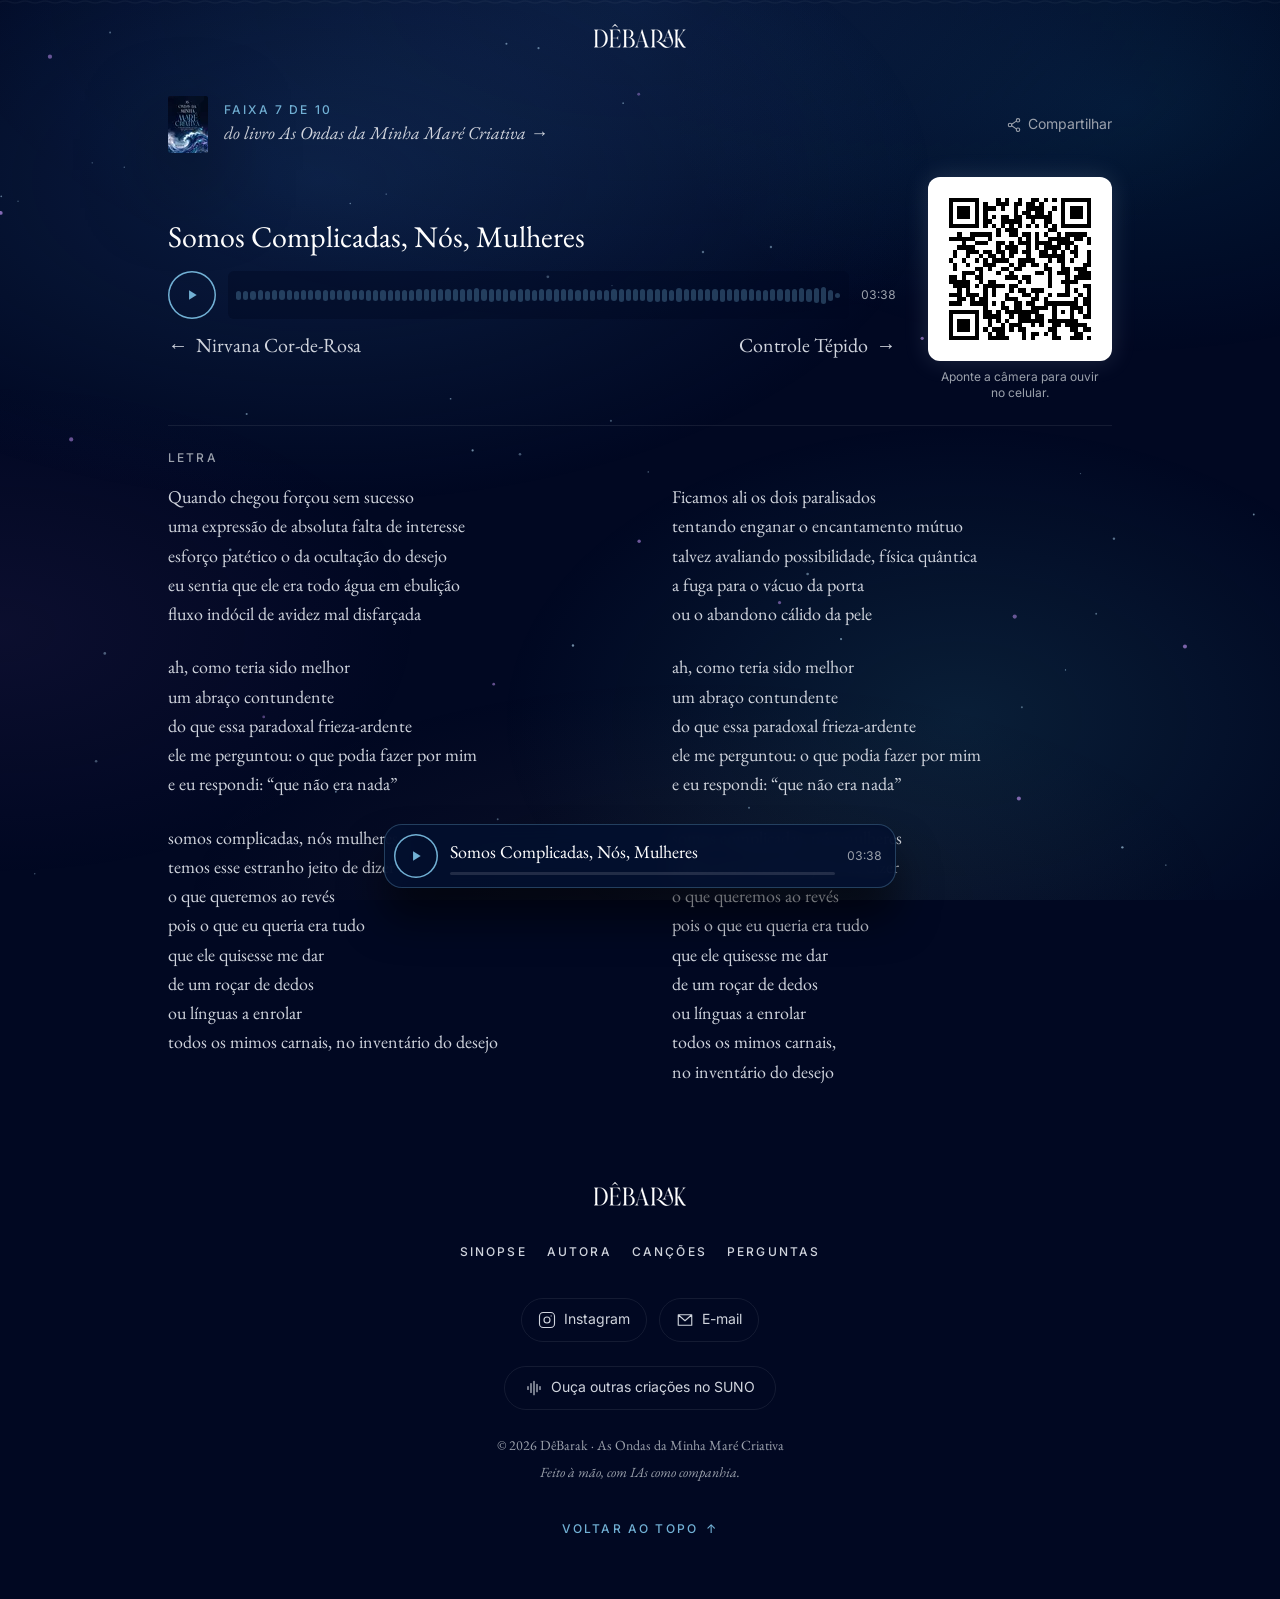
<file: t/07/index.html>
<!DOCTYPE html><html lang="pt-BR" data-astro-cid-ju4pidww><head><meta charset="UTF-8"><meta name="viewport" content="width=device-width, initial-scale=1.0, viewport-fit=cover"><meta name="description" content="Ouça “Somos Complicadas, Nós, Mulheres”, faixa 07 do livro As Ondas da Minha Maré Criativa, de DêBarak."><meta name="color-scheme" content="dark"><meta name="theme-color" content="#010822"><meta name="referrer" content="strict-origin-when-cross-origin"><link rel="canonical" href="https://www.debarak.com.br/t/07/"><link rel="alternate" hreflang="pt-BR" href="https://www.debarak.com.br/t/07/"><link rel="icon" type="image/svg+xml" href="/favicon.svg"><link rel="apple-touch-icon" href="/apple-touch-icon.png"><link rel="manifest" href="/manifest.webmanifest"><link rel="preload" href="/_astro/inter-latin-wght-normal.Dx4kXJAl.woff2" as="font" type="font/woff2" crossorigin><link rel="preload" href="/_astro/eb-garamond-latin-400-normal.BCNrxLz_.woff2" as="font" type="font/woff2" crossorigin><link rel="preload" href="/_astro/eb-garamond-latin-400-italic.DSEbMgZu.woff2" as="font" type="font/woff2" crossorigin><title>Somos Complicadas, Nós, Mulheres · As Ondas da Minha Maré Criativa</title><meta property="og:type" content="website"><meta property="og:site_name" content="DêBarak"><meta property="og:title" content="Somos Complicadas, Nós, Mulheres · As Ondas da Minha Maré Criativa"><meta property="og:description" content="Ouça “Somos Complicadas, Nós, Mulheres”, faixa 07 do livro As Ondas da Minha Maré Criativa, de DêBarak."><meta property="og:url" content="https://www.debarak.com.br/t/07/"><meta property="og:image" content="https://www.debarak.com.br/og/07.jpg"><meta property="og:image:width" content="1200"><meta property="og:image:height" content="630"><meta property="og:image:type" content="image/jpeg"><meta property="og:image:alt" content="Capa social da faixa 07, “Somos Complicadas, Nós, Mulheres”, do livro As Ondas da Minha Maré Criativa"><meta property="og:locale" content="pt_BR"><meta name="twitter:card" content="summary_large_image"><meta name="twitter:title" content="Somos Complicadas, Nós, Mulheres · As Ondas da Minha Maré Criativa"><meta name="twitter:description" content="Ouça “Somos Complicadas, Nós, Mulheres”, faixa 07 do livro As Ondas da Minha Maré Criativa, de DêBarak."><meta name="twitter:image" content="https://www.debarak.com.br/og/07.jpg"><meta name="twitter:image:alt" content="Capa social da faixa 07, “Somos Complicadas, Nós, Mulheres”, do livro As Ondas da Minha Maré Criativa"><script type="application/ld+json">{"@context":"https://schema.org","@type":"WebSite","@id":"https://www.debarak.com.br/#website","url":"https://www.debarak.com.br/","name":"As Ondas da Minha Maré Criativa","alternateName":"DêBarak","description":"Uma obra que une palavras, música e tecnologia para transformar sentimentos em canções e inspirar novas travessias.","inLanguage":"pt-BR","publisher":{"@id":"https://www.debarak.com.br/#author"},"about":{"@id":"https://www.debarak.com.br/#book"}}</script><script type="application/ld+json">{"@context":"https://schema.org","@type":"WebPage","@id":"https://www.debarak.com.br/t/07/#webpage","url":"https://www.debarak.com.br/t/07/","name":"Somos Complicadas, Nós, Mulheres · As Ondas da Minha Maré Criativa","description":"Ouça “Somos Complicadas, Nós, Mulheres”, faixa 07 do livro As Ondas da Minha Maré Criativa, de DêBarak.","inLanguage":"pt-BR","isPartOf":{"@id":"https://www.debarak.com.br/#website"},"about":{"@id":"https://www.debarak.com.br/#book"},"primaryImageOfPage":"https://www.debarak.com.br/og/07.jpg"}</script><script type="application/ld+json">{"@context":"https://schema.org","@type":"Book","@id":"https://www.debarak.com.br/#book","name":"As Ondas da Minha Maré Criativa","alternateName":"A trilha sonora de uma mulher comum","description":"Uma obra que une palavras, música e tecnologia para transformar sentimentos em canções e inspirar novas travessias.","inLanguage":"pt-BR","author":{"@id":"https://www.debarak.com.br/#author"},"hasPart":{"@id":"https://www.debarak.com.br/#album"},"image":"https://www.debarak.com.br/og-image.jpg","url":"https://www.debarak.com.br/"}</script><script type="application/ld+json">{"@context":"https://schema.org","@type":"Person","@id":"https://www.debarak.com.br/#author","name":"DêBarak","description":"DêBarak é goiana, aposentada e devota fervorosa da música popular brasileira. Cantora de chuveiro por vocação e exploradora de tecnologia por natureza.","url":"https://www.debarak.com.br/","image":"https://www.debarak.com.br/_astro/author-portrait.qljSDqZ9.jpg","nationality":"BR","knowsLanguage":"pt-BR","sameAs":["https://instagram.com/debarak.ondas","https://suno.com/@debarak"]}</script><script type="application/ld+json">{"@context":"https://schema.org","@type":"MusicRecording","@id":"https://www.debarak.com.br/t/07/","url":"https://www.debarak.com.br/t/07/","name":"Somos Complicadas, Nós, Mulheres","byArtist":{"@id":"https://www.debarak.com.br/#author"},"inAlbum":{"@id":"https://www.debarak.com.br/#album"},"duration":"PT3M38S","position":7,"audio":"https://www.debarak.com.br/audio/07-somos-complicadas-nos-mulheres.mp3"}</script><script type="application/ld+json">{"@context":"https://schema.org","@type":"MusicAlbum","@id":"https://www.debarak.com.br/#album","name":"As Ondas da Minha Maré Criativa","url":"https://www.debarak.com.br/","byArtist":{"@id":"https://www.debarak.com.br/#author"},"numTracks":10,"inLanguage":"pt-BR"}</script><meta http-equiv="content-security-policy" content="default-src 'self';img-src 'self' data:;font-src 'self';media-src 'self';connect-src 'self';object-src 'none';base-uri 'self'; script-src 'self' 'sha256-BF0290pkb3jxQsE7z00xR8Imp8X34FLC88L0lkMnrGw=' 'sha256-QzWFZi+FLIx23tnm9SBU4aEgx4x8DsuASP07mfqol/c=' 'sha256-0chmwFk0zaA528yFfGV7J9ppIpdfTPPULncDF3WG7Zs=' 'sha256-eIXWvAmxkr251LJZkjniEK5LcPF3NkapbJepohwYRIc=' 'sha256-Q2BPg90ZMplYY+FSdApNErhpWafg2hcRRbndmvxuL/Q=' 'sha256-47DEQpj8HBSa+/TImW+5JCeuQeRkm5NMpJWZG3hSuFU='; style-src 'self' ; style-src-elem 'self' 'sha256-qaEx7Vb+wpoYmX73ArfFMrRZn6Dk8BVslhyM0B7ajPk=' 'sha256-47DEQpj8HBSa+/TImW+5JCeuQeRkm5NMpJWZG3hSuFU='; style-src-attr 'unsafe-inline';"><link rel="stylesheet" href="/_astro/Nav.CZeev84g.css"><style>.song-bar[data-astro-cid-2jauokcc]{background-color:var(--track-accent)}.song-scrub[data-astro-cid-2jauokcc]:focus-visible{box-shadow:0 0 0 2px var(--track-accent);outline:none}.song-dock[data-astro-cid-anvv26eo]{right:.75rem;bottom:calc(.75rem + env(safe-area-inset-bottom));z-index:40;background-color:color-mix(in srgb, var(--color-night-mid) 92%, transparent);backdrop-filter:blur(10px);box-shadow:inset 0 0 0 1px color-mix(in srgb, var(--color-cover-blue) 30%, transparent), var(--drop-shadow-book);visibility:hidden;transition:transform var(--duration-reveal) var(--ease-entrance), visibility var(--duration-reveal);border-radius:1.125rem;align-items:center;gap:.75rem;padding:.625rem .875rem .625rem .625rem;display:flex;position:fixed;left:.75rem;transform:translateY(calc(100% + 2rem))}.song-dock[data-astro-cid-anvv26eo][data-visible]{visibility:visible;transform:none}.dock-track[data-astro-cid-anvv26eo]{background-color:var(--color-surface-line);border-radius:2px;height:3px;margin-top:.4rem;display:block;overflow:hidden}.dock-fill[data-astro-cid-anvv26eo]{background-color:var(--track-accent);transform-origin:0;height:100%;display:block;transform:scaleX(0)}@media (width>=48rem){.song-dock[data-astro-cid-anvv26eo]{width:32rem;left:50%;right:auto;transform:translate(-50%,calc(100% + 2rem))}.song-dock[data-astro-cid-anvv26eo][data-visible]{transform:translate(-50%)}}@media (prefers-reduced-motion:reduce){.song-dock[data-astro-cid-anvv26eo]{transition:none}}
</style><script type="module" src="/_astro/page.CMFgH77u.js"></script></head><body id="top" class="flex min-h-svh flex-col" data-astro-cid-ju4pidww><a href="#main-content" class="bg-night-deep border-cover-blue text-cover-blue sr-only focus:not-sr-only focus:fixed focus:top-4 focus:left-4 focus:z-50 focus:rounded-md focus:border focus:px-4 focus:py-2 focus:text-sm focus:font-medium focus:outline-none" data-astro-cid-ju4pidww>Pular para o conteúdo</a><!-- Zero-sized, not display:none: url(#…) can't reliably resolve defs in a non-rendered subtree. --><svg width="0" height="0" aria-hidden="true" focusable="false" class="absolute" data-astro-cid-ju4pidww><defs data-astro-cid-ju4pidww><linearGradient id="wave-gradient" x1="0" y1="0" x2="1" y2="0" data-astro-cid-ju4pidww><stop offset="0%" style="stop-color: var(--color-nebula)" data-astro-cid-ju4pidww></stop><stop offset="55%" style="stop-color: var(--color-cover-blue)" data-astro-cid-ju4pidww></stop><stop offset="100%" style="stop-color: var(--color-moonlight)" data-astro-cid-ju4pidww></stop></linearGradient></defs></svg><div class="aurora-wash" data-anim aria-hidden="true" data-astro-cid-ju4pidww></div><div class="scroll-tide" aria-hidden="true" data-astro-cid-ju4pidww><div class="scroll-tide-fill" data-astro-cid-ju4pidww></div></div><div class="starfield pointer-events-none fixed inset-0 -z-10" data-anim aria-hidden="true" data-astro-cid-t34idrrz><svg class="absolute inset-0 h-full w-full" viewBox="0 0 100 100" preserveAspectRatio="xMidYMid slice" data-astro-cid-t34idrrz><g class="starfield-small" data-astro-cid-t34idrrz><circle cx="88.912" cy="91.989" r="0.054" fill="var(--color-star-cool)" opacity="0.342" data-astro-cid-t34idrrz></circle><circle cx="36.924" cy="50.031" r="0.087" fill="var(--color-star-cool)" opacity="0.581" data-astro-cid-t34idrrz></circle><circle cx="39.565" cy="18.259" r="0.08" fill="var(--color-star-cool)" opacity="0.517" data-astro-cid-t34idrrz></circle><circle cx="30.17" cy="30.006" r="0.052" fill="var(--color-star-cool)" opacity="0.55" data-astro-cid-t34idrrz></circle><circle cx="42.07" cy="18.604" r="0.083" fill="var(--color-star-cool)" opacity="0.481" data-astro-cid-t34idrrz></circle><circle cx="8.601" cy="17.387" r="0.074" fill="var(--color-star-cool)" opacity="0.409" data-astro-cid-t34idrrz></circle><circle cx="63.094" cy="59.689" r="0.104" fill="var(--color-star-cool)" opacity="0.434" data-astro-cid-t34idrrz></circle><circle cx="38.884" cy="78.843" r="0.074" fill="var(--color-star-cool)" opacity="0.356" data-astro-cid-t34idrrz></circle><circle cx="69.303" cy="8.182" r="0.063" fill="var(--color-star-cool)" opacity="0.576" data-astro-cid-t34idrrz></circle><circle cx="87.685" cy="81.04" r="0.092" fill="var(--color-star-cool)" opacity="0.592" data-astro-cid-t34idrrz></circle><circle cx="27.364" cy="30.749" r="0.06" fill="var(--color-star-cool)" opacity="0.506" data-astro-cid-t34idrrz></circle><circle cx="21.672" cy="90.643" r="0.107" fill="var(--color-star-cool)" opacity="0.417" data-astro-cid-t34idrrz></circle><circle cx="3.943" cy="94.056" r="0.074" fill="var(--color-star-cool)" opacity="0.426" data-astro-cid-t34idrrz></circle><circle cx="7.51" cy="74.321" r="0.101" fill="var(--color-star-cool)" opacity="0.331" data-astro-cid-t34idrrz></circle><circle cx="65.707" cy="64.772" r="0.087" fill="var(--color-star-cool)" opacity="0.534" data-astro-cid-t34idrrz></circle><circle cx="11.867" cy="98.74" r="0.052" fill="var(--color-star-cool)" opacity="0.534" data-astro-cid-t34idrrz></circle><circle cx="79.324" cy="9.561" r="0.077" fill="var(--color-star-cool)" opacity="0.431" data-astro-cid-t34idrrz></circle><circle cx="1.409" cy="30.566" r="0.061" fill="var(--color-star-cool)" opacity="0.326" data-astro-cid-t34idrrz></circle><circle cx="11.458" cy="95.09" r="0.084" fill="var(--color-star-cool)" opacity="0.318" data-astro-cid-t34idrrz></circle><circle cx="42.803" cy="36.466" r="0.108" fill="var(--color-star-cool)" opacity="0.507" data-astro-cid-t34idrrz></circle><circle cx="28.778" cy="88.028" r="0.09" fill="var(--color-star-cool)" opacity="0.393" data-astro-cid-t34idrrz></circle><circle cx="2.716" cy="83.107" r="0.052" fill="var(--color-star-cool)" opacity="0.376" data-astro-cid-t34idrrz></circle><circle cx="97.95" cy="55.039" r="0.073" fill="var(--color-star-cool)" opacity="0.557" data-astro-cid-t34idrrz></circle><circle cx="47.814" cy="37.156" r="0.054" fill="var(--color-star-cool)" opacity="0.435" data-astro-cid-t34idrrz></circle><circle cx="85.64" cy="62.791" r="0.075" fill="var(--color-star-cool)" opacity="0.41" data-astro-cid-t34idrrz></circle><circle cx="44.763" cy="65.278" r="0.094" fill="var(--color-star-cool)" opacity="0.582" data-astro-cid-t34idrrz></circle><circle cx="58.516" cy="77.951" r="0.073" fill="var(--color-star-cool)" opacity="0.451" data-astro-cid-t34idrrz></circle><circle cx="60.231" cy="34.141" r="0.092" fill="var(--color-star-cool)" opacity="0.418" data-astro-cid-t34idrrz></circle><circle cx="83.243" cy="67.184" r="0.05" fill="var(--color-star-cool)" opacity="0.582" data-astro-cid-t34idrrz></circle><circle cx="60.885" cy="10.412" r="0.088" fill="var(--color-star-cool)" opacity="0.443" data-astro-cid-t34idrrz></circle><circle cx="26.489" cy="97.158" r="0.105" fill="var(--color-star-cool)" opacity="0.402" data-astro-cid-t34idrrz></circle><circle cx="13.39" cy="60.757" r="0.061" fill="var(--color-star-cool)" opacity="0.557" data-astro-cid-t34idrrz></circle><circle cx="54.92" cy="34.54" r="0.097" fill="var(--color-star-cool)" opacity="0.41" data-astro-cid-t34idrrz></circle><circle cx="84.414" cy="51.842" r="0.052" fill="var(--color-star-cool)" opacity="0.36" data-astro-cid-t34idrrz></circle><circle cx="35.203" cy="45.996" r="0.067" fill="var(--color-star-cool)" opacity="0.507" data-astro-cid-t34idrrz></circle><circle cx="40.622" cy="50.335" r="0.101" fill="var(--color-star-cool)" opacity="0.352" data-astro-cid-t34idrrz></circle><circle cx="34.005" cy="98.192" r="0.055" fill="var(--color-star-cool)" opacity="0.594" data-astro-cid-t34idrrz></circle><circle cx="48.683" cy="22.902" r="0.068" fill="var(--color-star-cool)" opacity="0.433" data-astro-cid-t34idrrz></circle><circle cx="17.991" cy="57.796" r="0.1" fill="var(--color-star-cool)" opacity="0.569" data-astro-cid-t34idrrz></circle><circle cx="75.262" cy="36.209" r="0.052" fill="var(--color-star-cool)" opacity="0.502" data-astro-cid-t34idrrz></circle><circle cx="53.83" cy="91.474" r="0.064" fill="var(--color-star-cool)" opacity="0.333" data-astro-cid-t34idrrz></circle><circle cx="87.027" cy="56.924" r="0.094" fill="var(--color-star-cool)" opacity="0.461" data-astro-cid-t34idrrz></circle><circle cx="8.187" cy="65.893" r="0.105" fill="var(--color-star-cool)" opacity="0.386" data-astro-cid-t34idrrz></circle><circle cx="50.643" cy="51.713" r="0.054" fill="var(--color-star-cool)" opacity="0.508" data-astro-cid-t34idrrz></circle><circle cx="47.729" cy="47.719" r="0.084" fill="var(--color-star-cool)" opacity="0.327" data-astro-cid-t34idrrz></circle><circle cx="32.778" cy="87.243" r="0.092" fill="var(--color-star-cool)" opacity="0.544" data-astro-cid-t34idrrz></circle><circle cx="39.123" cy="3.619" r="0.1" fill="var(--color-star-cool)" opacity="0.358" data-astro-cid-t34idrrz></circle><circle cx="0.098" cy="30.18" r="0.068" fill="var(--color-star-cool)" opacity="0.469" data-astro-cid-t34idrrz></circle><circle cx="49.035" cy="0.26" r="0.075" fill="var(--color-star-cool)" opacity="0.378" data-astro-cid-t34idrrz></circle><circle cx="19.27" cy="47.192" r="0.081" fill="var(--color-star-cool)" opacity="0.483" data-astro-cid-t34idrrz></circle><circle cx="44.133" cy="4.309" r="0.107" fill="var(--color-star-cool)" opacity="0.586" data-astro-cid-t34idrrz></circle><circle cx="56.96" cy="4.944" r="0.052" fill="var(--color-star-cool)" opacity="0.486" data-astro-cid-t34idrrz></circle><circle cx="91.083" cy="82.431" r="0.057" fill="var(--color-star-cool)" opacity="0.583" data-astro-cid-t34idrrz></circle><circle cx="79.835" cy="70.103" r="0.081" fill="var(--color-star-cool)" opacity="0.378" data-astro-cid-t34idrrz></circle><circle cx="56.551" cy="1.294" r="0.085" fill="var(--color-star-cool)" opacity="0.57" data-astro-cid-t34idrrz></circle><circle cx="54.563" cy="9.337" r="0.088" fill="var(--color-star-cool)" opacity="0.359" data-astro-cid-t34idrrz></circle><circle cx="7.204" cy="27.565" r="0.05" fill="var(--color-star-cool)" opacity="0.445" data-astro-cid-t34idrrz></circle><circle cx="47.809" cy="89.311" r="0.052" fill="var(--color-star-cool)" opacity="0.328" data-astro-cid-t34idrrz></circle><circle cx="9.709" cy="27.909" r="0.054" fill="var(--color-star-cool)" opacity="0.409" data-astro-cid-t34idrrz></circle><circle cx="26.24" cy="76.693" r="0.075" fill="var(--color-star-cool)" opacity="0.487" data-astro-cid-t34idrrz></circle></g><g class="starfield-medium" data-astro-cid-t34idrrz><circle cx="92.575" cy="65.354" r="0.158" fill="var(--color-star-violet)" style="--star-opacity:0.675;--twinkle-delay:5.909s;--twinkle-duration:5.033s;" data-astro-cid-t34idrrz></circle><circle cx="12.501" cy="91.606" r="0.136" fill="var(--color-star-violet)" style="--star-opacity:0.518;--twinkle-delay:4.577s;--twinkle-duration:4.175s;" data-astro-cid-t34idrrz></circle><circle cx="31.5" cy="5.822" r="0.152" fill="var(--color-star-violet)" style="--star-opacity:0.747;--twinkle-delay:1.189s;--twinkle-duration:5.503s;" data-astro-cid-t34idrrz></circle><circle cx="82.907" cy="41.334" r="0.148" fill="var(--color-star-violet)" style="--star-opacity:0.428;--twinkle-delay:3.746s;--twinkle-duration:6.35s;" data-astro-cid-t34idrrz></circle><circle cx="0.055" cy="31.475" r="0.154" fill="var(--color-star-violet)" style="--star-opacity:0.729;--twinkle-delay:2.247s;--twinkle-duration:4.048s;" data-astro-cid-t34idrrz></circle><circle cx="16.277" cy="9.579" r="0.108" fill="var(--color-star-violet)" style="--star-opacity:0.715;--twinkle-delay:4.692s;--twinkle-duration:3.931s;" data-astro-cid-t34idrrz></circle><circle cx="64.906" cy="8.98" r="0.131" fill="var(--color-star-violet)" style="--star-opacity:0.503;--twinkle-delay:1.082s;--twinkle-duration:3.333s;" data-astro-cid-t34idrrz></circle><circle cx="79.276" cy="63.011" r="0.164" fill="var(--color-star-violet)" style="--star-opacity:0.56;--twinkle-delay:5.417s;--twinkle-duration:3.587s;" data-astro-cid-t34idrrz></circle><circle cx="92.719" cy="5.004" r="0.146" fill="var(--color-star-violet)" style="--star-opacity:0.653;--twinkle-delay:1.696s;--twinkle-duration:6.026s;" data-astro-cid-t34idrrz></circle><circle cx="38.571" cy="68.293" r="0.107" fill="var(--color-star-violet)" style="--star-opacity:0.549;--twinkle-delay:3.919s;--twinkle-duration:3.984s;" data-astro-cid-t34idrrz></circle><circle cx="50.163" cy="86.213" r="0.167" fill="var(--color-star-violet)" style="--star-opacity:0.713;--twinkle-delay:2.087s;--twinkle-duration:6.793s;" data-astro-cid-t34idrrz></circle><circle cx="60.829" cy="92.095" r="0.176" fill="var(--color-star-violet)" style="--star-opacity:0.563;--twinkle-delay:4.199s;--twinkle-duration:3.788s;" data-astro-cid-t34idrrz></circle><circle cx="3.903" cy="19.273" r="0.165" fill="var(--color-star-violet)" style="--star-opacity:0.565;--twinkle-delay:0.256s;--twinkle-duration:4.301s;" data-astro-cid-t34idrrz></circle><circle cx="12.717" cy="1.082" r="0.162" fill="var(--color-star-violet)" style="--star-opacity:0.486;--twinkle-delay:4.257s;--twinkle-duration:5.666s;" data-astro-cid-t34idrrz></circle><circle cx="20.605" cy="70.853" r="0.109" fill="var(--color-star-violet)" style="--star-opacity:0.443;--twinkle-delay:0.202s;--twinkle-duration:5.216s;" data-astro-cid-t34idrrz></circle><circle cx="60.901" cy="61.92" r="0.125" fill="var(--color-star-violet)" style="--star-opacity:0.552;--twinkle-delay:2.092s;--twinkle-duration:4.284s;" data-astro-cid-t34idrrz></circle><circle cx="66.938" cy="7.617" r="0.15" fill="var(--color-star-violet)" style="--star-opacity:0.58;--twinkle-delay:5.927s;--twinkle-duration:4.205s;" data-astro-cid-t34idrrz></circle><circle cx="72.048" cy="41.277" r="0.125" fill="var(--color-star-violet)" style="--star-opacity:0.644;--twinkle-delay:1.705s;--twinkle-duration:6.31s;" data-astro-cid-t34idrrz></circle><circle cx="9.566" cy="96.233" r="0.168" fill="var(--color-star-violet)" style="--star-opacity:0.51;--twinkle-delay:3.429s;--twinkle-duration:3.935s;" data-astro-cid-t34idrrz></circle><circle cx="12.825" cy="5.819" r="0.131" fill="var(--color-star-violet)" style="--star-opacity:0.645;--twinkle-delay:1.096s;--twinkle-duration:6.411s;" data-astro-cid-t34idrrz></circle><circle cx="15.158" cy="3.368" r="0.133" fill="var(--color-star-violet)" style="--star-opacity:0.466;--twinkle-delay:2.709s;--twinkle-duration:3.072s;" data-astro-cid-t34idrrz></circle><circle cx="49.898" cy="22.213" r="0.114" fill="var(--color-star-violet)" style="--star-opacity:0.439;--twinkle-delay:4.265s;--twinkle-duration:3.252s;" data-astro-cid-t34idrrz></circle><circle cx="50.379" cy="95.688" r="0.104" fill="var(--color-star-violet)" style="--star-opacity:0.681;--twinkle-delay:1.766s;--twinkle-duration:4.283s;" data-astro-cid-t34idrrz></circle><circle cx="49.934" cy="57.126" r="0.133" fill="var(--color-star-violet)" style="--star-opacity:0.609;--twinkle-delay:3.212s;--twinkle-duration:3.5s;" data-astro-cid-t34idrrz></circle><circle cx="81.896" cy="39.86" r="0.142" fill="var(--color-star-violet)" style="--star-opacity:0.689;--twinkle-delay:4.602s;--twinkle-duration:6.235s;" data-astro-cid-t34idrrz></circle><circle cx="79.6" cy="77.224" r="0.159" fill="var(--color-star-violet)" style="--star-opacity:0.688;--twinkle-delay:1.936s;--twinkle-duration:5.822s;" data-astro-cid-t34idrrz></circle><circle cx="76.377" cy="2.55" r="0.126" fill="var(--color-star-violet)" style="--star-opacity:0.723;--twinkle-delay:3.215s;--twinkle-duration:3.595s;" data-astro-cid-t34idrrz></circle><circle cx="5.562" cy="49.173" r="0.162" fill="var(--color-star-violet)" style="--star-opacity:0.56;--twinkle-delay:4.438s;--twinkle-duration:4.885s;" data-astro-cid-t34idrrz></circle></g></svg></div><header class="absolute inset-x-0 top-0 z-30"><div class="page-container flex items-center justify-center pt-[calc(1.5rem+env(safe-area-inset-top))] pb-6"><!-- `-m-2 p-2` enlarges the tap target without changing layout. --><a href="/" class="-m-2 flex items-center p-2 transition-opacity active:opacity-70" aria-label="DêBarak"><img src="/_astro/wordmark.DsOjPOXy_Z1fRK1r.webp" srcset="/_astro/wordmark.DsOjPOXy_Z1fRK1r.webp 1x, /_astro/wordmark.DsOjPOXy_O6jW4.webp 2x" alt loading="eager" decoding="async" width="92" height="24" class="h-5 w-auto md:h-6"></a></div></header><!-- `min-h-full` on a child computes to zero here (main's height is auto); use `centerMain`. --><main id="main-content" class="flex-1 flex flex-col" data-astro-cid-ju4pidww><div class="flex flex-1 flex-col"><section class="page-container my-auto flex w-full flex-col gap-4 pt-20 pb-6 md:gap-6 md:pt-24 md:pb-12"><div class="flex flex-col items-start gap-3 md:flex-row md:items-center md:justify-between md:gap-4"><a href="/" class="group flex min-w-0 items-center gap-4"><img src="/_astro/book-cover.D2BoXesk_Z4ji7c.webp" srcset="/_astro/book-cover.D2BoXesk_Z1hbP4J.webp 40w, /_astro/book-cover.D2BoXesk_Z12WPbr.webp 80w" alt sizes="40px" loading="lazy" decoding="async" width="1080" height="1526" class="drop-shadow-book hidden h-auto w-10 rounded-xs md:block"><span class="flex flex-col"><span class="eyebrow text-cover-blue">Faixa 7 de 10</span><span class="group-hover:text-cover-blue font-serif text-base text-neutral-300 italic transition-colors md:text-lg">do livro As Ondas da Minha Maré Criativa →</span></span></a><!-- `-m-3 p-3` enlarges the tap target without changing layout. --><button type="button" data-track-share data-share-title="Somos Complicadas, Nós, Mulheres" class="hover:text-cover-blue -m-3 flex shrink-0 items-center gap-1.5 p-3 text-sm text-neutral-400 transition-colors" aria-label="Compartilhar Somos Complicadas, Nós, Mulheres"><svg width="16" height="16" viewBox="0 0 24 24" fill="none" stroke="currentColor" stroke-width="1.6" stroke-linecap="round" stroke-linejoin="round" aria-hidden="true"><circle cx="18" cy="5" r="2.6"></circle><circle cx="6" cy="12" r="2.6"></circle><circle cx="18" cy="19" r="2.6"></circle><line x1="8.5" y1="10.8" x2="15.5" y2="6.2"></line><line x1="8.5" y1="13.2" x2="15.5" y2="17.8"></line></svg><span data-share-label aria-live="polite">Compartilhar</span></button></div><article class="song-slide track-tinted"><div class="flex flex-col gap-6"><div class="flex flex-col gap-4 md:flex-row md:items-center md:gap-8"><div class="flex min-w-0 flex-1 flex-col gap-4"><h1 class="font-serif text-2xl text-white md:text-3xl">Somos Complicadas, Nós, Mulheres</h1><div class="flex flex-col gap-3" data-astro-cid-2jauokcc><audio id="track-07" preload="none" src="/audio/07-somos-complicadas-nos-mulheres.mp3" data-track-number="07" data-astro-cid-2jauokcc></audio><div class="flex items-center gap-3" data-astro-cid-2jauokcc><button type="button" class="song-play-btn play-ring flex h-11 w-11 shrink-0 items-center justify-center rounded-full md:h-12 md:w-12" data-audio-target="track-07" data-state="idle" data-song-label="Somos Complicadas, Nós, Mulheres" data-song-artist="DêBarak" data-song-album="As Ondas da Minha Maré Criativa" data-song-artwork="/_astro/book-cover.D2BoXesk.jpg" data-song-artwork-sizes="1080x1526" aria-label="Ouvir Somos Complicadas, Nós, Mulheres" data-astro-cid-2jauokcc><svg class="play-icon" width="14" height="14" viewBox="0 0 24 24" fill="currentColor" aria-hidden="true"><path d="M7 4l13 8-13 8z"></path></svg><svg class="pause-icon" width="14" height="14" viewBox="0 0 24 24" fill="currentColor" aria-hidden="true"><path d="M6 4h4v16H6zM14 4h4v16h-4z"></path></svg><svg class="loading-icon" width="14" height="14" viewBox="0 0 24 24" fill="none" aria-hidden="true"><circle cx="12" cy="12" r="9" stroke="currentColor" stroke-width="2.5" opacity="0.25"></circle><path d="M21 12a9 9 0 0 0-9-9" stroke="currentColor" stroke-width="2.5" stroke-linecap="round"></path></svg></button><div class="song-scrub bg-night-deep/40 hover:bg-night-deep/60 flex h-11 flex-1 cursor-pointer touch-pan-y items-center gap-px overflow-hidden sm:gap-[2px] rounded-md px-2 transition-colors outline-none md:h-12" data-song-scrub role="slider" tabindex="0" aria-label="Posição em Somos Complicadas, Nós, Mulheres. Setas movem 5 segundos." aria-valuemin="0" aria-valuemax="100" aria-valuenow="0" aria-valuetext="0:00" aria-orientation="horizontal" data-astro-cid-2jauokcc><span class="song-bar min-w-0 flex-1 rounded-full" style="height:9px;opacity:0.3;" data-base-height="9" data-astro-cid-2jauokcc></span><span class="song-bar min-w-0 flex-1 rounded-full" style="height:9px;opacity:0.3;" data-base-height="9" data-astro-cid-2jauokcc></span><span class="song-bar min-w-0 flex-1 rounded-full" style="height:9px;opacity:0.3;" data-base-height="9" data-astro-cid-2jauokcc></span><span class="song-bar min-w-0 flex-1 rounded-full" style="height:10px;opacity:0.3;" data-base-height="10" data-astro-cid-2jauokcc></span><span class="song-bar min-w-0 flex-1 rounded-full" style="height:9px;opacity:0.3;" data-base-height="9" data-astro-cid-2jauokcc></span><span class="song-bar min-w-0 flex-1 rounded-full" style="height:10px;opacity:0.3;" data-base-height="10" data-astro-cid-2jauokcc></span><span class="song-bar min-w-0 flex-1 rounded-full" style="height:10px;opacity:0.3;" data-base-height="10" data-astro-cid-2jauokcc></span><span class="song-bar min-w-0 flex-1 rounded-full" style="height:10px;opacity:0.3;" data-base-height="10" data-astro-cid-2jauokcc></span><span class="song-bar min-w-0 flex-1 rounded-full" style="height:9px;opacity:0.3;" data-base-height="9" data-astro-cid-2jauokcc></span><span class="song-bar min-w-0 flex-1 rounded-full" style="height:10px;opacity:0.3;" data-base-height="10" data-astro-cid-2jauokcc></span><span class="song-bar min-w-0 flex-1 rounded-full" style="height:10px;opacity:0.3;" data-base-height="10" data-astro-cid-2jauokcc></span><span class="song-bar min-w-0 flex-1 rounded-full" style="height:10px;opacity:0.3;" data-base-height="10" data-astro-cid-2jauokcc></span><span class="song-bar min-w-0 flex-1 rounded-full" style="height:11px;opacity:0.3;" data-base-height="11" data-astro-cid-2jauokcc></span><span class="song-bar min-w-0 flex-1 rounded-full" style="height:10px;opacity:0.3;" data-base-height="10" data-astro-cid-2jauokcc></span><span class="song-bar min-w-0 flex-1 rounded-full" style="height:10px;opacity:0.3;" data-base-height="10" data-astro-cid-2jauokcc></span><span class="song-bar min-w-0 flex-1 rounded-full" style="height:11px;opacity:0.3;" data-base-height="11" data-astro-cid-2jauokcc></span><span class="song-bar min-w-0 flex-1 rounded-full" style="height:10px;opacity:0.3;" data-base-height="10" data-astro-cid-2jauokcc></span><span class="song-bar min-w-0 flex-1 rounded-full" style="height:10px;opacity:0.3;" data-base-height="10" data-astro-cid-2jauokcc></span><span class="song-bar min-w-0 flex-1 rounded-full" style="height:11px;opacity:0.3;" data-base-height="11" data-astro-cid-2jauokcc></span><span class="song-bar min-w-0 flex-1 rounded-full" style="height:11px;opacity:0.3;" data-base-height="11" data-astro-cid-2jauokcc></span><span class="song-bar min-w-0 flex-1 rounded-full" style="height:11px;opacity:0.3;" data-base-height="11" data-astro-cid-2jauokcc></span><span class="song-bar min-w-0 flex-1 rounded-full" style="height:11px;opacity:0.3;" data-base-height="11" data-astro-cid-2jauokcc></span><span class="song-bar min-w-0 flex-1 rounded-full" style="height:11px;opacity:0.3;" data-base-height="11" data-astro-cid-2jauokcc></span><span class="song-bar min-w-0 flex-1 rounded-full" style="height:11px;opacity:0.3;" data-base-height="11" data-astro-cid-2jauokcc></span><span class="song-bar min-w-0 flex-1 rounded-full" style="height:11px;opacity:0.3;" data-base-height="11" data-astro-cid-2jauokcc></span><span class="song-bar min-w-0 flex-1 rounded-full" style="height:12px;opacity:0.3;" data-base-height="12" data-astro-cid-2jauokcc></span><span class="song-bar min-w-0 flex-1 rounded-full" style="height:12px;opacity:0.3;" data-base-height="12" data-astro-cid-2jauokcc></span><span class="song-bar min-w-0 flex-1 rounded-full" style="height:13px;opacity:0.3;" data-base-height="13" data-astro-cid-2jauokcc></span><span class="song-bar min-w-0 flex-1 rounded-full" style="height:12px;opacity:0.3;" data-base-height="12" data-astro-cid-2jauokcc></span><span class="song-bar min-w-0 flex-1 rounded-full" style="height:12px;opacity:0.3;" data-base-height="12" data-astro-cid-2jauokcc></span><span class="song-bar min-w-0 flex-1 rounded-full" style="height:12px;opacity:0.3;" data-base-height="12" data-astro-cid-2jauokcc></span><span class="song-bar min-w-0 flex-1 rounded-full" style="height:13px;opacity:0.3;" data-base-height="13" data-astro-cid-2jauokcc></span><span class="song-bar min-w-0 flex-1 rounded-full" style="height:12px;opacity:0.3;" data-base-height="12" data-astro-cid-2jauokcc></span><span class="song-bar min-w-0 flex-1 rounded-full" style="height:14px;opacity:0.3;" data-base-height="14" data-astro-cid-2jauokcc></span><span class="song-bar min-w-0 flex-1 rounded-full" style="height:12px;opacity:0.3;" data-base-height="12" data-astro-cid-2jauokcc></span><span class="song-bar min-w-0 flex-1 rounded-full" style="height:13px;opacity:0.3;" data-base-height="13" data-astro-cid-2jauokcc></span><span class="song-bar min-w-0 flex-1 rounded-full" style="height:12px;opacity:0.3;" data-base-height="12" data-astro-cid-2jauokcc></span><span class="song-bar min-w-0 flex-1 rounded-full" style="height:13px;opacity:0.3;" data-base-height="13" data-astro-cid-2jauokcc></span><span class="song-bar min-w-0 flex-1 rounded-full" style="height:11px;opacity:0.3;" data-base-height="11" data-astro-cid-2jauokcc></span><span class="song-bar min-w-0 flex-1 rounded-full" style="height:13px;opacity:0.3;" data-base-height="13" data-astro-cid-2jauokcc></span><span class="song-bar min-w-0 flex-1 rounded-full" style="height:12px;opacity:0.3;" data-base-height="12" data-astro-cid-2jauokcc></span><span class="song-bar min-w-0 flex-1 rounded-full" style="height:11px;opacity:0.3;" data-base-height="11" data-astro-cid-2jauokcc></span><span class="song-bar min-w-0 flex-1 rounded-full" style="height:12px;opacity:0.3;" data-base-height="12" data-astro-cid-2jauokcc></span><span class="song-bar min-w-0 flex-1 rounded-full" style="height:12px;opacity:0.3;" data-base-height="12" data-astro-cid-2jauokcc></span><span class="song-bar min-w-0 flex-1 rounded-full" style="height:13px;opacity:0.3;" data-base-height="13" data-astro-cid-2jauokcc></span><span class="song-bar min-w-0 flex-1 rounded-full" style="height:12px;opacity:0.3;" data-base-height="12" data-astro-cid-2jauokcc></span><span class="song-bar min-w-0 flex-1 rounded-full" style="height:12px;opacity:0.3;" data-base-height="12" data-astro-cid-2jauokcc></span><span class="song-bar min-w-0 flex-1 rounded-full" style="height:11px;opacity:0.3;" data-base-height="11" data-astro-cid-2jauokcc></span><span class="song-bar min-w-0 flex-1 rounded-full" style="height:12px;opacity:0.3;" data-base-height="12" data-astro-cid-2jauokcc></span><span class="song-bar min-w-0 flex-1 rounded-full" style="height:11px;opacity:0.3;" data-base-height="11" data-astro-cid-2jauokcc></span><span class="song-bar min-w-0 flex-1 rounded-full" style="height:10px;opacity:0.3;" data-base-height="10" data-astro-cid-2jauokcc></span><span class="song-bar min-w-0 flex-1 rounded-full" style="height:11px;opacity:0.3;" data-base-height="11" data-astro-cid-2jauokcc></span><span class="song-bar min-w-0 flex-1 rounded-full" style="height:12px;opacity:0.3;" data-base-height="12" data-astro-cid-2jauokcc></span><span class="song-bar min-w-0 flex-1 rounded-full" style="height:13px;opacity:0.3;" data-base-height="13" data-astro-cid-2jauokcc></span><span class="song-bar min-w-0 flex-1 rounded-full" style="height:12px;opacity:0.3;" data-base-height="12" data-astro-cid-2jauokcc></span><span class="song-bar min-w-0 flex-1 rounded-full" style="height:12px;opacity:0.3;" data-base-height="12" data-astro-cid-2jauokcc></span><span class="song-bar min-w-0 flex-1 rounded-full" style="height:12px;opacity:0.3;" data-base-height="12" data-astro-cid-2jauokcc></span><span class="song-bar min-w-0 flex-1 rounded-full" style="height:13px;opacity:0.3;" data-base-height="13" data-astro-cid-2jauokcc></span><span class="song-bar min-w-0 flex-1 rounded-full" style="height:13px;opacity:0.3;" data-base-height="13" data-astro-cid-2jauokcc></span><span class="song-bar min-w-0 flex-1 rounded-full" style="height:13px;opacity:0.3;" data-base-height="13" data-astro-cid-2jauokcc></span><span class="song-bar min-w-0 flex-1 rounded-full" style="height:11px;opacity:0.3;" data-base-height="11" data-astro-cid-2jauokcc></span><span class="song-bar min-w-0 flex-1 rounded-full" style="height:14px;opacity:0.3;" data-base-height="14" data-astro-cid-2jauokcc></span><span class="song-bar min-w-0 flex-1 rounded-full" style="height:12px;opacity:0.3;" data-base-height="12" data-astro-cid-2jauokcc></span><span class="song-bar min-w-0 flex-1 rounded-full" style="height:12px;opacity:0.3;" data-base-height="12" data-astro-cid-2jauokcc></span><span class="song-bar min-w-0 flex-1 rounded-full" style="height:12px;opacity:0.3;" data-base-height="12" data-astro-cid-2jauokcc></span><span class="song-bar min-w-0 flex-1 rounded-full" style="height:12px;opacity:0.3;" data-base-height="12" data-astro-cid-2jauokcc></span><span class="song-bar min-w-0 flex-1 rounded-full" style="height:12px;opacity:0.3;" data-base-height="12" data-astro-cid-2jauokcc></span><span class="song-bar min-w-0 flex-1 rounded-full" style="height:13px;opacity:0.3;" data-base-height="13" data-astro-cid-2jauokcc></span><span class="song-bar min-w-0 flex-1 rounded-full" style="height:12px;opacity:0.3;" data-base-height="12" data-astro-cid-2jauokcc></span><span class="song-bar min-w-0 flex-1 rounded-full" style="height:13px;opacity:0.3;" data-base-height="13" data-astro-cid-2jauokcc></span><span class="song-bar min-w-0 flex-1 rounded-full" style="height:12px;opacity:0.3;" data-base-height="12" data-astro-cid-2jauokcc></span><span class="song-bar min-w-0 flex-1 rounded-full" style="height:12px;opacity:0.3;" data-base-height="12" data-astro-cid-2jauokcc></span><span class="song-bar min-w-0 flex-1 rounded-full" style="height:11px;opacity:0.3;" data-base-height="11" data-astro-cid-2jauokcc></span><span class="song-bar min-w-0 flex-1 rounded-full" style="height:11px;opacity:0.3;" data-base-height="11" data-astro-cid-2jauokcc></span><span class="song-bar min-w-0 flex-1 rounded-full" style="height:12px;opacity:0.3;" data-base-height="12" data-astro-cid-2jauokcc></span><span class="song-bar min-w-0 flex-1 rounded-full" style="height:12px;opacity:0.3;" data-base-height="12" data-astro-cid-2jauokcc></span><span class="song-bar min-w-0 flex-1 rounded-full" style="height:13px;opacity:0.3;" data-base-height="13" data-astro-cid-2jauokcc></span><span class="song-bar min-w-0 flex-1 rounded-full" style="height:13px;opacity:0.3;" data-base-height="13" data-astro-cid-2jauokcc></span><span class="song-bar min-w-0 flex-1 rounded-full" style="height:14px;opacity:0.3;" data-base-height="14" data-astro-cid-2jauokcc></span><span class="song-bar min-w-0 flex-1 rounded-full" style="height:13px;opacity:0.3;" data-base-height="13" data-astro-cid-2jauokcc></span><span class="song-bar min-w-0 flex-1 rounded-full" style="height:15px;opacity:0.3;" data-base-height="15" data-astro-cid-2jauokcc></span><span class="song-bar min-w-0 flex-1 rounded-full" style="height:17px;opacity:0.3;" data-base-height="17" data-astro-cid-2jauokcc></span><span class="song-bar min-w-0 flex-1 rounded-full" style="height:11px;opacity:0.3;" data-base-height="11" data-astro-cid-2jauokcc></span><span class="song-bar min-w-0 flex-1 rounded-full" style="height:5px;opacity:0.3;" data-base-height="5" data-astro-cid-2jauokcc></span></div><span class="shrink-0 text-xs text-neutral-400 tabular-nums" data-astro-cid-2jauokcc>03:38</span></div><p data-song-error class="hidden text-xs text-red-300" role="alert" data-astro-cid-2jauokcc></p><nav aria-label="Outras faixas" class="flex flex-col gap-1.5 sm:flex-row sm:items-center sm:justify-between sm:gap-4" data-astro-cid-2jauokcc><a href="/t/06/" class="hover:text-cover-blue -my-2 flex max-w-full min-w-0 items-center gap-2 self-start py-2 font-serif text-lg text-neutral-300 transition-colors sm:self-auto md:text-xl" aria-label="Faixa anterior: Nirvana Cor-de-Rosa" data-astro-cid-2jauokcc><span aria-hidden="true" data-astro-cid-2jauokcc>←</span><span class="truncate" data-astro-cid-2jauokcc>Nirvana Cor-de-Rosa</span></a><a href="/t/08/" class="hover:text-cover-blue -my-2 flex max-w-full min-w-0 items-center gap-2 self-end py-2 font-serif text-lg text-neutral-300 transition-colors sm:self-auto md:text-xl" aria-label="Próxima faixa: Controle Tépido" data-astro-cid-2jauokcc><span class="truncate" data-astro-cid-2jauokcc>Controle Tépido</span><span aria-hidden="true" data-astro-cid-2jauokcc>→</span></a></nav></div></div><figure class="hidden shrink-0 flex-col items-center gap-2 md:flex"><div class="qr-plate rounded-xl bg-white p-3"><img src="/qr/07.svg" width="160" height="160" loading="lazy" alt="QR code que abre a página de Somos Complicadas, Nós, Mulheres" class="h-40 w-40"></div><figcaption class="max-w-40 text-center text-xs text-neutral-400">Aponte a câmera para ouvir no celular.</figcaption></figure></div><div class="border-surface-border border-t pt-5 md:pt-6"><div data-song-lyrics class="min-w-0"><p class="eyebrow mb-4 text-neutral-400">Letra</p><div class="lg:columns-2 lg:gap-x-16"><p class="mb-6 break-inside-avoid font-serif text-lg leading-snug text-neutral-300 last:mb-0 md:leading-relaxed"><span class="block pl-4 -indent-4">Quando chegou forçou sem sucesso</span><span class="block pl-4 -indent-4">uma expressão de absoluta falta de interesse</span><span class="block pl-4 -indent-4">esforço patético o da ocultação do desejo</span><span class="block pl-4 -indent-4">eu sentia que ele era todo água em ebulição</span><span class="block pl-4 -indent-4">fluxo indócil de avidez mal disfarçada</span></p><p class="mb-6 break-inside-avoid font-serif text-lg leading-snug text-neutral-300 last:mb-0 md:leading-relaxed"><span class="block pl-4 -indent-4">ah, como teria sido melhor</span><span class="block pl-4 -indent-4">um abraço contundente</span><span class="block pl-4 -indent-4">do que essa paradoxal frieza-ardente</span><span class="block pl-4 -indent-4">ele me perguntou: o que podia fazer por mim</span><span class="block pl-4 -indent-4">e eu respondi: “que não era nada”</span></p><p class="mb-6 break-inside-avoid font-serif text-lg leading-snug text-neutral-300 last:mb-0 md:leading-relaxed"><span class="block pl-4 -indent-4">somos complicadas, nós mulheres</span><span class="block pl-4 -indent-4">temos esse estranho jeito de dizer</span><span class="block pl-4 -indent-4">o que queremos ao revés</span><span class="block pl-4 -indent-4">pois o que eu queria era tudo</span><span class="block pl-4 -indent-4">que ele quisesse me dar</span><span class="block pl-4 -indent-4">de um roçar de dedos</span><span class="block pl-4 -indent-4">ou línguas a enrolar</span><span class="block pl-4 -indent-4">todos os mimos carnais, no inventário do desejo</span></p><p class="mb-6 break-inside-avoid font-serif text-lg leading-snug text-neutral-300 last:mb-0 md:leading-relaxed"><span class="block pl-4 -indent-4">Ficamos ali os dois paralisados</span><span class="block pl-4 -indent-4">tentando enganar o encantamento mútuo</span><span class="block pl-4 -indent-4">talvez avaliando possibilidade, física quântica</span><span class="block pl-4 -indent-4">a fuga para o vácuo da porta</span><span class="block pl-4 -indent-4">ou o abandono cálido da pele</span></p><p class="mb-6 break-inside-avoid font-serif text-lg leading-snug text-neutral-300 last:mb-0 md:leading-relaxed"><span class="block pl-4 -indent-4">ah, como teria sido melhor</span><span class="block pl-4 -indent-4">um abraço contundente</span><span class="block pl-4 -indent-4">do que essa paradoxal frieza-ardente</span><span class="block pl-4 -indent-4">ele me perguntou: o que podia fazer por mim</span><span class="block pl-4 -indent-4">e eu respondi: “que não era nada”</span></p><p class="mb-6 break-inside-avoid font-serif text-lg leading-snug text-neutral-300 last:mb-0 md:leading-relaxed"><span class="block pl-4 -indent-4">somos complicadas, nós mulheres</span><span class="block pl-4 -indent-4">temos esse estranho jeito de dizer</span><span class="block pl-4 -indent-4">o que queremos ao revés</span><span class="block pl-4 -indent-4">pois o que eu queria era tudo</span><span class="block pl-4 -indent-4">que ele quisesse me dar</span><span class="block pl-4 -indent-4">de um roçar de dedos</span><span class="block pl-4 -indent-4">ou línguas a enrolar</span><span class="block pl-4 -indent-4">todos os mimos carnais,</span><span class="block pl-4 -indent-4">no inventário do desejo</span></p></div></div></div></div></article></section><div data-song-dock class="song-dock track-tinted" data-astro-cid-anvv26eo><button type="button" data-dock-toggle data-state="idle" class="play-ring flex h-11 w-11 flex-none items-center justify-center rounded-full" aria-label="Ouvir Somos Complicadas, Nós, Mulheres" data-astro-cid-anvv26eo><svg class="play-icon" width="14" height="14" viewBox="0 0 24 24" fill="currentColor" aria-hidden="true"><path d="M7 4l13 8-13 8z"></path></svg><svg class="pause-icon" width="14" height="14" viewBox="0 0 24 24" fill="currentColor" aria-hidden="true"><path d="M6 4h4v16H6zM14 4h4v16h-4z"></path></svg></button><span class="min-w-0 flex-1" data-astro-cid-anvv26eo><span class="block truncate font-serif text-lg text-white" data-astro-cid-anvv26eo>Somos Complicadas, Nós, Mulheres</span><span class="dock-track" aria-hidden="true" data-astro-cid-anvv26eo><span data-dock-fill class="dock-fill" data-astro-cid-anvv26eo></span></span></span><span class="shrink-0 text-xs text-neutral-400 tabular-nums" data-astro-cid-anvv26eo>03:38</span></div><script type="module" src="/_astro/SongDock.astro_astro_type_script_index_0_lang.Bu8l3_A1.js"></script></div></main><!-- `w-full` is required: in the body flex column, auto margins would shrink the footer to fit-content. --><footer class="page-container w-full pt-6 pb-[calc(1.5rem+env(safe-area-inset-bottom))] md:pt-12 md:pb-[calc(3rem+env(safe-area-inset-bottom))]"><div class="flex flex-col items-center justify-center gap-4 text-center md:gap-6"><div class="hidden md:block"><!-- `-m-2 p-2` enlarges the tap target without changing layout. --><a href="#top" class="-m-2 flex items-center p-2 transition-opacity active:opacity-70" aria-label="DêBarak"><img src="/_astro/wordmark.DsOjPOXy_Z1fRK1r.webp" srcset="/_astro/wordmark.DsOjPOXy_Z1fRK1r.webp 1x, /_astro/wordmark.DsOjPOXy_O6jW4.webp 2x" alt loading="eager" decoding="async" width="92" height="24" class="h-5 w-auto md:h-6"></a></div><nav aria-label="Seções" class="hidden flex-wrap justify-center gap-x-5 md:flex"><a href="/#sinopse" class="eyebrow hover:text-cover-blue inline-flex min-h-11 items-center transition-colors">Sinopse</a><a href="/#autora" class="eyebrow hover:text-cover-blue inline-flex min-h-11 items-center transition-colors">Autora</a><a href="/#cancoes" class="eyebrow hover:text-cover-blue inline-flex min-h-11 items-center transition-colors">Canções</a><a href="/#perguntas" class="eyebrow hover:text-cover-blue inline-flex min-h-11 items-center transition-colors">Perguntas</a></nav><ul class="flex items-center gap-3"><li><a href="https://instagram.com/debarak.ondas" aria-label="Instagram (abre em nova aba)" title="Instagram" target="_blank" rel="noopener noreferrer" class="pill-link"><svg width="18" height="18" viewBox="0 0 24 24" fill="none" aria-hidden="true"><path d="M7 2h10a5 5 0 0 1 5 5v10a5 5 0 0 1-5 5H7a5 5 0 0 1-5-5V7a5 5 0 0 1 5-5z M12 8a4 4 0 1 0 0 8 4 4 0 0 0 0-8z M17.5 6.5h0.01" stroke="currentColor" stroke-width="1.5" stroke-linecap="round" stroke-linejoin="round"></path></svg><span>Instagram</span></a></li><li><a href="mailto:contato@debarak.com.br" aria-label="E-mail (abre em nova aba)" title="E-mail" target="_blank" rel="noopener noreferrer" class="pill-link"><svg width="18" height="18" viewBox="0 0 24 24" fill="none" aria-hidden="true"><path d="M3 5h18v14H3z M3 5l9 8 9-8" stroke="currentColor" stroke-width="1.5" stroke-linecap="round" stroke-linejoin="round"></path></svg><span>E-mail</span></a></li></ul><a href="https://suno.com/@debarak" target="_blank" rel="noopener noreferrer" class="pill-link px-5"><svg width="18" height="18" viewBox="0 0 24 24" fill="none" aria-hidden="true"><path d="M4 10v4 M8 6v12 M12 3v18 M16 7v10 M20 10v4" stroke="currentColor" stroke-width="1.5" stroke-linecap="round" stroke-linejoin="round"></path></svg><span>Ouça outras criações no SUNO<span class="sr-only"> (abre em nova aba)</span></span></a><div class="flex flex-col gap-1"><p class="font-serif text-sm text-neutral-400">© 2026 DêBarak · As Ondas da Minha Maré Criativa</p><p class="font-serif text-sm text-neutral-400 italic">Feito à mão, com IAs como companhia.</p></div><a href="#top" class="eyebrow text-cover-blue hidden min-h-11 items-center gap-2 transition-opacity hover:opacity-80 md:inline-flex">Voltar ao topo <span aria-hidden="true">↑</span></a></div></footer><script type="module" src="/_astro/Layout.astro_astro_type_script_index_0_lang.CdDL5k4X.js"></script></body></html><script type="module" src="/_astro/_number_.astro_astro_type_script_index_0_lang.DkdMLG0b.js"></script>
</file>
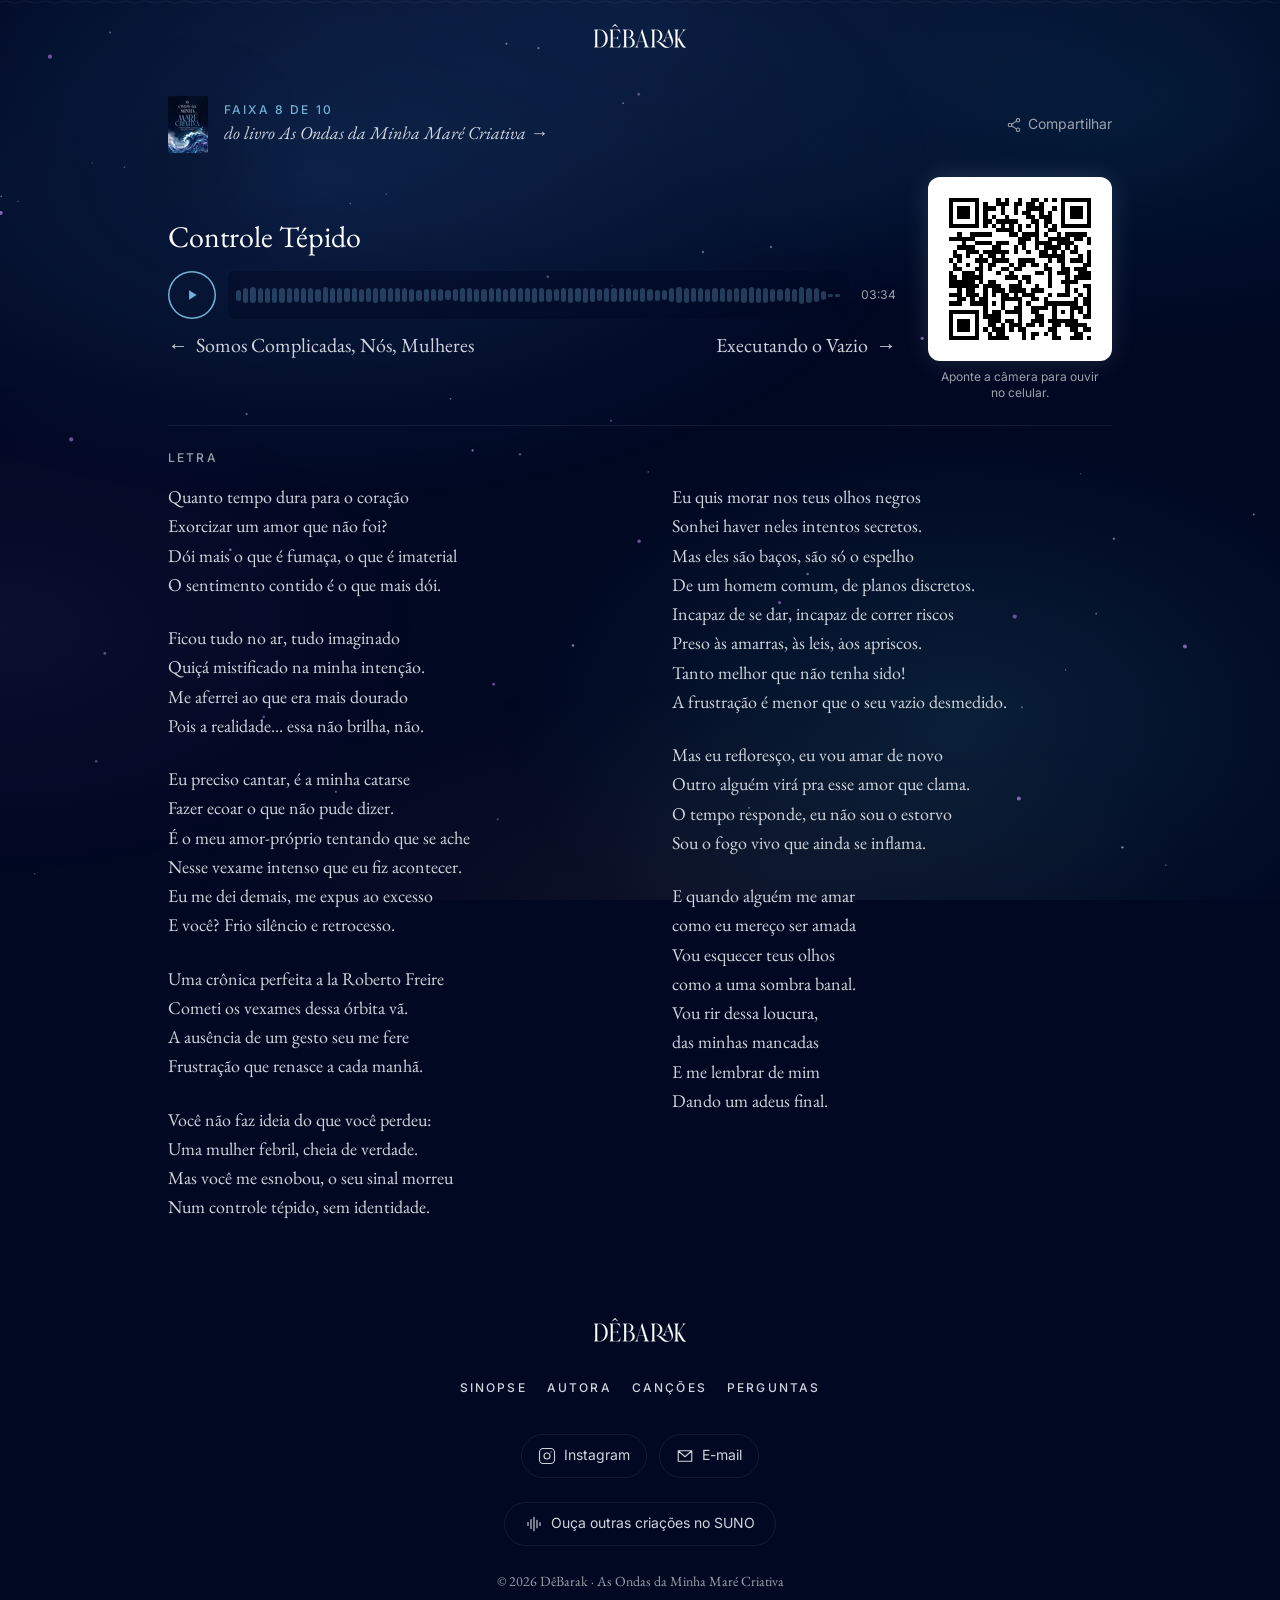
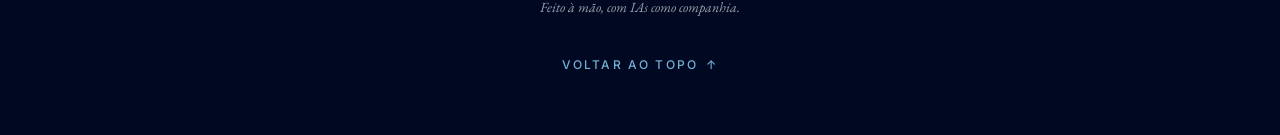
<file: t/08/index.html>
<!DOCTYPE html><html lang="pt-BR" data-astro-cid-ju4pidww><head><meta charset="UTF-8"><meta name="viewport" content="width=device-width, initial-scale=1.0, viewport-fit=cover"><meta name="description" content="Ouça “Controle Tépido”, faixa 08 do livro As Ondas da Minha Maré Criativa, de DêBarak."><meta name="color-scheme" content="dark"><meta name="theme-color" content="#010822"><meta name="referrer" content="strict-origin-when-cross-origin"><link rel="canonical" href="https://www.debarak.com.br/t/08/"><link rel="alternate" hreflang="pt-BR" href="https://www.debarak.com.br/t/08/"><link rel="icon" type="image/svg+xml" href="/favicon.svg"><link rel="apple-touch-icon" href="/apple-touch-icon.png"><link rel="manifest" href="/manifest.webmanifest"><link rel="preload" href="/_astro/inter-latin-wght-normal.Dx4kXJAl.woff2" as="font" type="font/woff2" crossorigin><link rel="preload" href="/_astro/eb-garamond-latin-400-normal.BCNrxLz_.woff2" as="font" type="font/woff2" crossorigin><link rel="preload" href="/_astro/eb-garamond-latin-400-italic.DSEbMgZu.woff2" as="font" type="font/woff2" crossorigin><title>Controle Tépido · As Ondas da Minha Maré Criativa</title><meta property="og:type" content="website"><meta property="og:site_name" content="DêBarak"><meta property="og:title" content="Controle Tépido · As Ondas da Minha Maré Criativa"><meta property="og:description" content="Ouça “Controle Tépido”, faixa 08 do livro As Ondas da Minha Maré Criativa, de DêBarak."><meta property="og:url" content="https://www.debarak.com.br/t/08/"><meta property="og:image" content="https://www.debarak.com.br/og/08.jpg"><meta property="og:image:width" content="1200"><meta property="og:image:height" content="630"><meta property="og:image:type" content="image/jpeg"><meta property="og:image:alt" content="Capa social da faixa 08, “Controle Tépido”, do livro As Ondas da Minha Maré Criativa"><meta property="og:locale" content="pt_BR"><meta name="twitter:card" content="summary_large_image"><meta name="twitter:title" content="Controle Tépido · As Ondas da Minha Maré Criativa"><meta name="twitter:description" content="Ouça “Controle Tépido”, faixa 08 do livro As Ondas da Minha Maré Criativa, de DêBarak."><meta name="twitter:image" content="https://www.debarak.com.br/og/08.jpg"><meta name="twitter:image:alt" content="Capa social da faixa 08, “Controle Tépido”, do livro As Ondas da Minha Maré Criativa"><script type="application/ld+json">{"@context":"https://schema.org","@type":"WebSite","@id":"https://www.debarak.com.br/#website","url":"https://www.debarak.com.br/","name":"As Ondas da Minha Maré Criativa","alternateName":"DêBarak","description":"Uma obra que une palavras, música e tecnologia para transformar sentimentos em canções e inspirar novas travessias.","inLanguage":"pt-BR","publisher":{"@id":"https://www.debarak.com.br/#author"},"about":{"@id":"https://www.debarak.com.br/#book"}}</script><script type="application/ld+json">{"@context":"https://schema.org","@type":"WebPage","@id":"https://www.debarak.com.br/t/08/#webpage","url":"https://www.debarak.com.br/t/08/","name":"Controle Tépido · As Ondas da Minha Maré Criativa","description":"Ouça “Controle Tépido”, faixa 08 do livro As Ondas da Minha Maré Criativa, de DêBarak.","inLanguage":"pt-BR","isPartOf":{"@id":"https://www.debarak.com.br/#website"},"about":{"@id":"https://www.debarak.com.br/#book"},"primaryImageOfPage":"https://www.debarak.com.br/og/08.jpg"}</script><script type="application/ld+json">{"@context":"https://schema.org","@type":"Book","@id":"https://www.debarak.com.br/#book","name":"As Ondas da Minha Maré Criativa","alternateName":"A trilha sonora de uma mulher comum","description":"Uma obra que une palavras, música e tecnologia para transformar sentimentos em canções e inspirar novas travessias.","inLanguage":"pt-BR","author":{"@id":"https://www.debarak.com.br/#author"},"hasPart":{"@id":"https://www.debarak.com.br/#album"},"image":"https://www.debarak.com.br/og-image.jpg","url":"https://www.debarak.com.br/"}</script><script type="application/ld+json">{"@context":"https://schema.org","@type":"Person","@id":"https://www.debarak.com.br/#author","name":"DêBarak","description":"DêBarak é goiana, aposentada e devota fervorosa da música popular brasileira. Cantora de chuveiro por vocação e exploradora de tecnologia por natureza.","url":"https://www.debarak.com.br/","image":"https://www.debarak.com.br/_astro/author-portrait.qljSDqZ9.jpg","nationality":"BR","knowsLanguage":"pt-BR","sameAs":["https://instagram.com/debarak.ondas","https://suno.com/@debarak"]}</script><script type="application/ld+json">{"@context":"https://schema.org","@type":"MusicRecording","@id":"https://www.debarak.com.br/t/08/","url":"https://www.debarak.com.br/t/08/","name":"Controle Tépido","byArtist":{"@id":"https://www.debarak.com.br/#author"},"inAlbum":{"@id":"https://www.debarak.com.br/#album"},"duration":"PT3M34S","position":8,"audio":"https://www.debarak.com.br/audio/08-controle-tepido.mp3"}</script><script type="application/ld+json">{"@context":"https://schema.org","@type":"MusicAlbum","@id":"https://www.debarak.com.br/#album","name":"As Ondas da Minha Maré Criativa","url":"https://www.debarak.com.br/","byArtist":{"@id":"https://www.debarak.com.br/#author"},"numTracks":10,"inLanguage":"pt-BR"}</script><meta http-equiv="content-security-policy" content="default-src 'self';img-src 'self' data:;font-src 'self';media-src 'self';connect-src 'self';object-src 'none';base-uri 'self'; script-src 'self' 'sha256-BF0290pkb3jxQsE7z00xR8Imp8X34FLC88L0lkMnrGw=' 'sha256-QzWFZi+FLIx23tnm9SBU4aEgx4x8DsuASP07mfqol/c=' 'sha256-0chmwFk0zaA528yFfGV7J9ppIpdfTPPULncDF3WG7Zs=' 'sha256-eIXWvAmxkr251LJZkjniEK5LcPF3NkapbJepohwYRIc=' 'sha256-Q2BPg90ZMplYY+FSdApNErhpWafg2hcRRbndmvxuL/Q=' 'sha256-47DEQpj8HBSa+/TImW+5JCeuQeRkm5NMpJWZG3hSuFU='; style-src 'self' ; style-src-elem 'self' 'sha256-qaEx7Vb+wpoYmX73ArfFMrRZn6Dk8BVslhyM0B7ajPk=' 'sha256-47DEQpj8HBSa+/TImW+5JCeuQeRkm5NMpJWZG3hSuFU='; style-src-attr 'unsafe-inline';"><link rel="stylesheet" href="/_astro/Nav.CZeev84g.css"><style>.song-bar[data-astro-cid-2jauokcc]{background-color:var(--track-accent)}.song-scrub[data-astro-cid-2jauokcc]:focus-visible{box-shadow:0 0 0 2px var(--track-accent);outline:none}.song-dock[data-astro-cid-anvv26eo]{right:.75rem;bottom:calc(.75rem + env(safe-area-inset-bottom));z-index:40;background-color:color-mix(in srgb, var(--color-night-mid) 92%, transparent);backdrop-filter:blur(10px);box-shadow:inset 0 0 0 1px color-mix(in srgb, var(--color-cover-blue) 30%, transparent), var(--drop-shadow-book);visibility:hidden;transition:transform var(--duration-reveal) var(--ease-entrance), visibility var(--duration-reveal);border-radius:1.125rem;align-items:center;gap:.75rem;padding:.625rem .875rem .625rem .625rem;display:flex;position:fixed;left:.75rem;transform:translateY(calc(100% + 2rem))}.song-dock[data-astro-cid-anvv26eo][data-visible]{visibility:visible;transform:none}.dock-track[data-astro-cid-anvv26eo]{background-color:var(--color-surface-line);border-radius:2px;height:3px;margin-top:.4rem;display:block;overflow:hidden}.dock-fill[data-astro-cid-anvv26eo]{background-color:var(--track-accent);transform-origin:0;height:100%;display:block;transform:scaleX(0)}@media (width>=48rem){.song-dock[data-astro-cid-anvv26eo]{width:32rem;left:50%;right:auto;transform:translate(-50%,calc(100% + 2rem))}.song-dock[data-astro-cid-anvv26eo][data-visible]{transform:translate(-50%)}}@media (prefers-reduced-motion:reduce){.song-dock[data-astro-cid-anvv26eo]{transition:none}}
</style><script type="module" src="/_astro/page.CMFgH77u.js"></script></head><body id="top" class="flex min-h-svh flex-col" data-astro-cid-ju4pidww><a href="#main-content" class="bg-night-deep border-cover-blue text-cover-blue sr-only focus:not-sr-only focus:fixed focus:top-4 focus:left-4 focus:z-50 focus:rounded-md focus:border focus:px-4 focus:py-2 focus:text-sm focus:font-medium focus:outline-none" data-astro-cid-ju4pidww>Pular para o conteúdo</a><!-- Zero-sized, not display:none: url(#…) can't reliably resolve defs in a non-rendered subtree. --><svg width="0" height="0" aria-hidden="true" focusable="false" class="absolute" data-astro-cid-ju4pidww><defs data-astro-cid-ju4pidww><linearGradient id="wave-gradient" x1="0" y1="0" x2="1" y2="0" data-astro-cid-ju4pidww><stop offset="0%" style="stop-color: var(--color-nebula)" data-astro-cid-ju4pidww></stop><stop offset="55%" style="stop-color: var(--color-cover-blue)" data-astro-cid-ju4pidww></stop><stop offset="100%" style="stop-color: var(--color-moonlight)" data-astro-cid-ju4pidww></stop></linearGradient></defs></svg><div class="aurora-wash" data-anim aria-hidden="true" data-astro-cid-ju4pidww></div><div class="scroll-tide" aria-hidden="true" data-astro-cid-ju4pidww><div class="scroll-tide-fill" data-astro-cid-ju4pidww></div></div><div class="starfield pointer-events-none fixed inset-0 -z-10" data-anim aria-hidden="true" data-astro-cid-t34idrrz><svg class="absolute inset-0 h-full w-full" viewBox="0 0 100 100" preserveAspectRatio="xMidYMid slice" data-astro-cid-t34idrrz><g class="starfield-small" data-astro-cid-t34idrrz><circle cx="88.912" cy="91.989" r="0.054" fill="var(--color-star-cool)" opacity="0.342" data-astro-cid-t34idrrz></circle><circle cx="36.924" cy="50.031" r="0.087" fill="var(--color-star-cool)" opacity="0.581" data-astro-cid-t34idrrz></circle><circle cx="39.565" cy="18.259" r="0.08" fill="var(--color-star-cool)" opacity="0.517" data-astro-cid-t34idrrz></circle><circle cx="30.17" cy="30.006" r="0.052" fill="var(--color-star-cool)" opacity="0.55" data-astro-cid-t34idrrz></circle><circle cx="42.07" cy="18.604" r="0.083" fill="var(--color-star-cool)" opacity="0.481" data-astro-cid-t34idrrz></circle><circle cx="8.601" cy="17.387" r="0.074" fill="var(--color-star-cool)" opacity="0.409" data-astro-cid-t34idrrz></circle><circle cx="63.094" cy="59.689" r="0.104" fill="var(--color-star-cool)" opacity="0.434" data-astro-cid-t34idrrz></circle><circle cx="38.884" cy="78.843" r="0.074" fill="var(--color-star-cool)" opacity="0.356" data-astro-cid-t34idrrz></circle><circle cx="69.303" cy="8.182" r="0.063" fill="var(--color-star-cool)" opacity="0.576" data-astro-cid-t34idrrz></circle><circle cx="87.685" cy="81.04" r="0.092" fill="var(--color-star-cool)" opacity="0.592" data-astro-cid-t34idrrz></circle><circle cx="27.364" cy="30.749" r="0.06" fill="var(--color-star-cool)" opacity="0.506" data-astro-cid-t34idrrz></circle><circle cx="21.672" cy="90.643" r="0.107" fill="var(--color-star-cool)" opacity="0.417" data-astro-cid-t34idrrz></circle><circle cx="3.943" cy="94.056" r="0.074" fill="var(--color-star-cool)" opacity="0.426" data-astro-cid-t34idrrz></circle><circle cx="7.51" cy="74.321" r="0.101" fill="var(--color-star-cool)" opacity="0.331" data-astro-cid-t34idrrz></circle><circle cx="65.707" cy="64.772" r="0.087" fill="var(--color-star-cool)" opacity="0.534" data-astro-cid-t34idrrz></circle><circle cx="11.867" cy="98.74" r="0.052" fill="var(--color-star-cool)" opacity="0.534" data-astro-cid-t34idrrz></circle><circle cx="79.324" cy="9.561" r="0.077" fill="var(--color-star-cool)" opacity="0.431" data-astro-cid-t34idrrz></circle><circle cx="1.409" cy="30.566" r="0.061" fill="var(--color-star-cool)" opacity="0.326" data-astro-cid-t34idrrz></circle><circle cx="11.458" cy="95.09" r="0.084" fill="var(--color-star-cool)" opacity="0.318" data-astro-cid-t34idrrz></circle><circle cx="42.803" cy="36.466" r="0.108" fill="var(--color-star-cool)" opacity="0.507" data-astro-cid-t34idrrz></circle><circle cx="28.778" cy="88.028" r="0.09" fill="var(--color-star-cool)" opacity="0.393" data-astro-cid-t34idrrz></circle><circle cx="2.716" cy="83.107" r="0.052" fill="var(--color-star-cool)" opacity="0.376" data-astro-cid-t34idrrz></circle><circle cx="97.95" cy="55.039" r="0.073" fill="var(--color-star-cool)" opacity="0.557" data-astro-cid-t34idrrz></circle><circle cx="47.814" cy="37.156" r="0.054" fill="var(--color-star-cool)" opacity="0.435" data-astro-cid-t34idrrz></circle><circle cx="85.64" cy="62.791" r="0.075" fill="var(--color-star-cool)" opacity="0.41" data-astro-cid-t34idrrz></circle><circle cx="44.763" cy="65.278" r="0.094" fill="var(--color-star-cool)" opacity="0.582" data-astro-cid-t34idrrz></circle><circle cx="58.516" cy="77.951" r="0.073" fill="var(--color-star-cool)" opacity="0.451" data-astro-cid-t34idrrz></circle><circle cx="60.231" cy="34.141" r="0.092" fill="var(--color-star-cool)" opacity="0.418" data-astro-cid-t34idrrz></circle><circle cx="83.243" cy="67.184" r="0.05" fill="var(--color-star-cool)" opacity="0.582" data-astro-cid-t34idrrz></circle><circle cx="60.885" cy="10.412" r="0.088" fill="var(--color-star-cool)" opacity="0.443" data-astro-cid-t34idrrz></circle><circle cx="26.489" cy="97.158" r="0.105" fill="var(--color-star-cool)" opacity="0.402" data-astro-cid-t34idrrz></circle><circle cx="13.39" cy="60.757" r="0.061" fill="var(--color-star-cool)" opacity="0.557" data-astro-cid-t34idrrz></circle><circle cx="54.92" cy="34.54" r="0.097" fill="var(--color-star-cool)" opacity="0.41" data-astro-cid-t34idrrz></circle><circle cx="84.414" cy="51.842" r="0.052" fill="var(--color-star-cool)" opacity="0.36" data-astro-cid-t34idrrz></circle><circle cx="35.203" cy="45.996" r="0.067" fill="var(--color-star-cool)" opacity="0.507" data-astro-cid-t34idrrz></circle><circle cx="40.622" cy="50.335" r="0.101" fill="var(--color-star-cool)" opacity="0.352" data-astro-cid-t34idrrz></circle><circle cx="34.005" cy="98.192" r="0.055" fill="var(--color-star-cool)" opacity="0.594" data-astro-cid-t34idrrz></circle><circle cx="48.683" cy="22.902" r="0.068" fill="var(--color-star-cool)" opacity="0.433" data-astro-cid-t34idrrz></circle><circle cx="17.991" cy="57.796" r="0.1" fill="var(--color-star-cool)" opacity="0.569" data-astro-cid-t34idrrz></circle><circle cx="75.262" cy="36.209" r="0.052" fill="var(--color-star-cool)" opacity="0.502" data-astro-cid-t34idrrz></circle><circle cx="53.83" cy="91.474" r="0.064" fill="var(--color-star-cool)" opacity="0.333" data-astro-cid-t34idrrz></circle><circle cx="87.027" cy="56.924" r="0.094" fill="var(--color-star-cool)" opacity="0.461" data-astro-cid-t34idrrz></circle><circle cx="8.187" cy="65.893" r="0.105" fill="var(--color-star-cool)" opacity="0.386" data-astro-cid-t34idrrz></circle><circle cx="50.643" cy="51.713" r="0.054" fill="var(--color-star-cool)" opacity="0.508" data-astro-cid-t34idrrz></circle><circle cx="47.729" cy="47.719" r="0.084" fill="var(--color-star-cool)" opacity="0.327" data-astro-cid-t34idrrz></circle><circle cx="32.778" cy="87.243" r="0.092" fill="var(--color-star-cool)" opacity="0.544" data-astro-cid-t34idrrz></circle><circle cx="39.123" cy="3.619" r="0.1" fill="var(--color-star-cool)" opacity="0.358" data-astro-cid-t34idrrz></circle><circle cx="0.098" cy="30.18" r="0.068" fill="var(--color-star-cool)" opacity="0.469" data-astro-cid-t34idrrz></circle><circle cx="49.035" cy="0.26" r="0.075" fill="var(--color-star-cool)" opacity="0.378" data-astro-cid-t34idrrz></circle><circle cx="19.27" cy="47.192" r="0.081" fill="var(--color-star-cool)" opacity="0.483" data-astro-cid-t34idrrz></circle><circle cx="44.133" cy="4.309" r="0.107" fill="var(--color-star-cool)" opacity="0.586" data-astro-cid-t34idrrz></circle><circle cx="56.96" cy="4.944" r="0.052" fill="var(--color-star-cool)" opacity="0.486" data-astro-cid-t34idrrz></circle><circle cx="91.083" cy="82.431" r="0.057" fill="var(--color-star-cool)" opacity="0.583" data-astro-cid-t34idrrz></circle><circle cx="79.835" cy="70.103" r="0.081" fill="var(--color-star-cool)" opacity="0.378" data-astro-cid-t34idrrz></circle><circle cx="56.551" cy="1.294" r="0.085" fill="var(--color-star-cool)" opacity="0.57" data-astro-cid-t34idrrz></circle><circle cx="54.563" cy="9.337" r="0.088" fill="var(--color-star-cool)" opacity="0.359" data-astro-cid-t34idrrz></circle><circle cx="7.204" cy="27.565" r="0.05" fill="var(--color-star-cool)" opacity="0.445" data-astro-cid-t34idrrz></circle><circle cx="47.809" cy="89.311" r="0.052" fill="var(--color-star-cool)" opacity="0.328" data-astro-cid-t34idrrz></circle><circle cx="9.709" cy="27.909" r="0.054" fill="var(--color-star-cool)" opacity="0.409" data-astro-cid-t34idrrz></circle><circle cx="26.24" cy="76.693" r="0.075" fill="var(--color-star-cool)" opacity="0.487" data-astro-cid-t34idrrz></circle></g><g class="starfield-medium" data-astro-cid-t34idrrz><circle cx="92.575" cy="65.354" r="0.158" fill="var(--color-star-violet)" style="--star-opacity:0.675;--twinkle-delay:5.909s;--twinkle-duration:5.033s;" data-astro-cid-t34idrrz></circle><circle cx="12.501" cy="91.606" r="0.136" fill="var(--color-star-violet)" style="--star-opacity:0.518;--twinkle-delay:4.577s;--twinkle-duration:4.175s;" data-astro-cid-t34idrrz></circle><circle cx="31.5" cy="5.822" r="0.152" fill="var(--color-star-violet)" style="--star-opacity:0.747;--twinkle-delay:1.189s;--twinkle-duration:5.503s;" data-astro-cid-t34idrrz></circle><circle cx="82.907" cy="41.334" r="0.148" fill="var(--color-star-violet)" style="--star-opacity:0.428;--twinkle-delay:3.746s;--twinkle-duration:6.35s;" data-astro-cid-t34idrrz></circle><circle cx="0.055" cy="31.475" r="0.154" fill="var(--color-star-violet)" style="--star-opacity:0.729;--twinkle-delay:2.247s;--twinkle-duration:4.048s;" data-astro-cid-t34idrrz></circle><circle cx="16.277" cy="9.579" r="0.108" fill="var(--color-star-violet)" style="--star-opacity:0.715;--twinkle-delay:4.692s;--twinkle-duration:3.931s;" data-astro-cid-t34idrrz></circle><circle cx="64.906" cy="8.98" r="0.131" fill="var(--color-star-violet)" style="--star-opacity:0.503;--twinkle-delay:1.082s;--twinkle-duration:3.333s;" data-astro-cid-t34idrrz></circle><circle cx="79.276" cy="63.011" r="0.164" fill="var(--color-star-violet)" style="--star-opacity:0.56;--twinkle-delay:5.417s;--twinkle-duration:3.587s;" data-astro-cid-t34idrrz></circle><circle cx="92.719" cy="5.004" r="0.146" fill="var(--color-star-violet)" style="--star-opacity:0.653;--twinkle-delay:1.696s;--twinkle-duration:6.026s;" data-astro-cid-t34idrrz></circle><circle cx="38.571" cy="68.293" r="0.107" fill="var(--color-star-violet)" style="--star-opacity:0.549;--twinkle-delay:3.919s;--twinkle-duration:3.984s;" data-astro-cid-t34idrrz></circle><circle cx="50.163" cy="86.213" r="0.167" fill="var(--color-star-violet)" style="--star-opacity:0.713;--twinkle-delay:2.087s;--twinkle-duration:6.793s;" data-astro-cid-t34idrrz></circle><circle cx="60.829" cy="92.095" r="0.176" fill="var(--color-star-violet)" style="--star-opacity:0.563;--twinkle-delay:4.199s;--twinkle-duration:3.788s;" data-astro-cid-t34idrrz></circle><circle cx="3.903" cy="19.273" r="0.165" fill="var(--color-star-violet)" style="--star-opacity:0.565;--twinkle-delay:0.256s;--twinkle-duration:4.301s;" data-astro-cid-t34idrrz></circle><circle cx="12.717" cy="1.082" r="0.162" fill="var(--color-star-violet)" style="--star-opacity:0.486;--twinkle-delay:4.257s;--twinkle-duration:5.666s;" data-astro-cid-t34idrrz></circle><circle cx="20.605" cy="70.853" r="0.109" fill="var(--color-star-violet)" style="--star-opacity:0.443;--twinkle-delay:0.202s;--twinkle-duration:5.216s;" data-astro-cid-t34idrrz></circle><circle cx="60.901" cy="61.92" r="0.125" fill="var(--color-star-violet)" style="--star-opacity:0.552;--twinkle-delay:2.092s;--twinkle-duration:4.284s;" data-astro-cid-t34idrrz></circle><circle cx="66.938" cy="7.617" r="0.15" fill="var(--color-star-violet)" style="--star-opacity:0.58;--twinkle-delay:5.927s;--twinkle-duration:4.205s;" data-astro-cid-t34idrrz></circle><circle cx="72.048" cy="41.277" r="0.125" fill="var(--color-star-violet)" style="--star-opacity:0.644;--twinkle-delay:1.705s;--twinkle-duration:6.31s;" data-astro-cid-t34idrrz></circle><circle cx="9.566" cy="96.233" r="0.168" fill="var(--color-star-violet)" style="--star-opacity:0.51;--twinkle-delay:3.429s;--twinkle-duration:3.935s;" data-astro-cid-t34idrrz></circle><circle cx="12.825" cy="5.819" r="0.131" fill="var(--color-star-violet)" style="--star-opacity:0.645;--twinkle-delay:1.096s;--twinkle-duration:6.411s;" data-astro-cid-t34idrrz></circle><circle cx="15.158" cy="3.368" r="0.133" fill="var(--color-star-violet)" style="--star-opacity:0.466;--twinkle-delay:2.709s;--twinkle-duration:3.072s;" data-astro-cid-t34idrrz></circle><circle cx="49.898" cy="22.213" r="0.114" fill="var(--color-star-violet)" style="--star-opacity:0.439;--twinkle-delay:4.265s;--twinkle-duration:3.252s;" data-astro-cid-t34idrrz></circle><circle cx="50.379" cy="95.688" r="0.104" fill="var(--color-star-violet)" style="--star-opacity:0.681;--twinkle-delay:1.766s;--twinkle-duration:4.283s;" data-astro-cid-t34idrrz></circle><circle cx="49.934" cy="57.126" r="0.133" fill="var(--color-star-violet)" style="--star-opacity:0.609;--twinkle-delay:3.212s;--twinkle-duration:3.5s;" data-astro-cid-t34idrrz></circle><circle cx="81.896" cy="39.86" r="0.142" fill="var(--color-star-violet)" style="--star-opacity:0.689;--twinkle-delay:4.602s;--twinkle-duration:6.235s;" data-astro-cid-t34idrrz></circle><circle cx="79.6" cy="77.224" r="0.159" fill="var(--color-star-violet)" style="--star-opacity:0.688;--twinkle-delay:1.936s;--twinkle-duration:5.822s;" data-astro-cid-t34idrrz></circle><circle cx="76.377" cy="2.55" r="0.126" fill="var(--color-star-violet)" style="--star-opacity:0.723;--twinkle-delay:3.215s;--twinkle-duration:3.595s;" data-astro-cid-t34idrrz></circle><circle cx="5.562" cy="49.173" r="0.162" fill="var(--color-star-violet)" style="--star-opacity:0.56;--twinkle-delay:4.438s;--twinkle-duration:4.885s;" data-astro-cid-t34idrrz></circle></g></svg></div><header class="absolute inset-x-0 top-0 z-30"><div class="page-container flex items-center justify-center pt-[calc(1.5rem+env(safe-area-inset-top))] pb-6"><!-- `-m-2 p-2` enlarges the tap target without changing layout. --><a href="/" class="-m-2 flex items-center p-2 transition-opacity active:opacity-70" aria-label="DêBarak"><img src="/_astro/wordmark.DsOjPOXy_Z1fRK1r.webp" srcset="/_astro/wordmark.DsOjPOXy_Z1fRK1r.webp 1x, /_astro/wordmark.DsOjPOXy_O6jW4.webp 2x" alt loading="eager" decoding="async" width="92" height="24" class="h-5 w-auto md:h-6"></a></div></header><!-- `min-h-full` on a child computes to zero here (main's height is auto); use `centerMain`. --><main id="main-content" class="flex-1 flex flex-col" data-astro-cid-ju4pidww><div class="flex flex-1 flex-col"><section class="page-container my-auto flex w-full flex-col gap-4 pt-20 pb-6 md:gap-6 md:pt-24 md:pb-12"><div class="flex flex-col items-start gap-3 md:flex-row md:items-center md:justify-between md:gap-4"><a href="/" class="group flex min-w-0 items-center gap-4"><img src="/_astro/book-cover.D2BoXesk_Z4ji7c.webp" srcset="/_astro/book-cover.D2BoXesk_Z1hbP4J.webp 40w, /_astro/book-cover.D2BoXesk_Z12WPbr.webp 80w" alt sizes="40px" loading="lazy" decoding="async" width="1080" height="1526" class="drop-shadow-book hidden h-auto w-10 rounded-xs md:block"><span class="flex flex-col"><span class="eyebrow text-cover-blue">Faixa 8 de 10</span><span class="group-hover:text-cover-blue font-serif text-base text-neutral-300 italic transition-colors md:text-lg">do livro As Ondas da Minha Maré Criativa →</span></span></a><!-- `-m-3 p-3` enlarges the tap target without changing layout. --><button type="button" data-track-share data-share-title="Controle Tépido" class="hover:text-cover-blue -m-3 flex shrink-0 items-center gap-1.5 p-3 text-sm text-neutral-400 transition-colors" aria-label="Compartilhar Controle Tépido"><svg width="16" height="16" viewBox="0 0 24 24" fill="none" stroke="currentColor" stroke-width="1.6" stroke-linecap="round" stroke-linejoin="round" aria-hidden="true"><circle cx="18" cy="5" r="2.6"></circle><circle cx="6" cy="12" r="2.6"></circle><circle cx="18" cy="19" r="2.6"></circle><line x1="8.5" y1="10.8" x2="15.5" y2="6.2"></line><line x1="8.5" y1="13.2" x2="15.5" y2="17.8"></line></svg><span data-share-label aria-live="polite">Compartilhar</span></button></div><article class="song-slide track-tinted"><div class="flex flex-col gap-6"><div class="flex flex-col gap-4 md:flex-row md:items-center md:gap-8"><div class="flex min-w-0 flex-1 flex-col gap-4"><h1 class="font-serif text-2xl text-white md:text-3xl">Controle Tépido</h1><div class="flex flex-col gap-3" data-astro-cid-2jauokcc><audio id="track-08" preload="none" src="/audio/08-controle-tepido.mp3" data-track-number="08" data-astro-cid-2jauokcc></audio><div class="flex items-center gap-3" data-astro-cid-2jauokcc><button type="button" class="song-play-btn play-ring flex h-11 w-11 shrink-0 items-center justify-center rounded-full md:h-12 md:w-12" data-audio-target="track-08" data-state="idle" data-song-label="Controle Tépido" data-song-artist="DêBarak" data-song-album="As Ondas da Minha Maré Criativa" data-song-artwork="/_astro/book-cover.D2BoXesk.jpg" data-song-artwork-sizes="1080x1526" aria-label="Ouvir Controle Tépido" data-astro-cid-2jauokcc><svg class="play-icon" width="14" height="14" viewBox="0 0 24 24" fill="currentColor" aria-hidden="true"><path d="M7 4l13 8-13 8z"></path></svg><svg class="pause-icon" width="14" height="14" viewBox="0 0 24 24" fill="currentColor" aria-hidden="true"><path d="M6 4h4v16H6zM14 4h4v16h-4z"></path></svg><svg class="loading-icon" width="14" height="14" viewBox="0 0 24 24" fill="none" aria-hidden="true"><circle cx="12" cy="12" r="9" stroke="currentColor" stroke-width="2.5" opacity="0.25"></circle><path d="M21 12a9 9 0 0 0-9-9" stroke="currentColor" stroke-width="2.5" stroke-linecap="round"></path></svg></button><div class="song-scrub bg-night-deep/40 hover:bg-night-deep/60 flex h-11 flex-1 cursor-pointer touch-pan-y items-center gap-px overflow-hidden sm:gap-[2px] rounded-md px-2 transition-colors outline-none md:h-12" data-song-scrub role="slider" tabindex="0" aria-label="Posição em Controle Tépido. Setas movem 5 segundos." aria-valuemin="0" aria-valuemax="100" aria-valuenow="0" aria-valuetext="0:00" aria-orientation="horizontal" data-astro-cid-2jauokcc><span class="song-bar min-w-0 flex-1 rounded-full" style="height:11px;opacity:0.3;" data-base-height="11" data-astro-cid-2jauokcc></span><span class="song-bar min-w-0 flex-1 rounded-full" style="height:15px;opacity:0.3;" data-base-height="15" data-astro-cid-2jauokcc></span><span class="song-bar min-w-0 flex-1 rounded-full" style="height:16px;opacity:0.3;" data-base-height="16" data-astro-cid-2jauokcc></span><span class="song-bar min-w-0 flex-1 rounded-full" style="height:15px;opacity:0.3;" data-base-height="15" data-astro-cid-2jauokcc></span><span class="song-bar min-w-0 flex-1 rounded-full" style="height:15px;opacity:0.3;" data-base-height="15" data-astro-cid-2jauokcc></span><span class="song-bar min-w-0 flex-1 rounded-full" style="height:15px;opacity:0.3;" data-base-height="15" data-astro-cid-2jauokcc></span><span class="song-bar min-w-0 flex-1 rounded-full" style="height:15px;opacity:0.3;" data-base-height="15" data-astro-cid-2jauokcc></span><span class="song-bar min-w-0 flex-1 rounded-full" style="height:15px;opacity:0.3;" data-base-height="15" data-astro-cid-2jauokcc></span><span class="song-bar min-w-0 flex-1 rounded-full" style="height:14px;opacity:0.3;" data-base-height="14" data-astro-cid-2jauokcc></span><span class="song-bar min-w-0 flex-1 rounded-full" style="height:15px;opacity:0.3;" data-base-height="15" data-astro-cid-2jauokcc></span><span class="song-bar min-w-0 flex-1 rounded-full" style="height:15px;opacity:0.3;" data-base-height="15" data-astro-cid-2jauokcc></span><span class="song-bar min-w-0 flex-1 rounded-full" style="height:13px;opacity:0.3;" data-base-height="13" data-astro-cid-2jauokcc></span><span class="song-bar min-w-0 flex-1 rounded-full" style="height:16px;opacity:0.3;" data-base-height="16" data-astro-cid-2jauokcc></span><span class="song-bar min-w-0 flex-1 rounded-full" style="height:15px;opacity:0.3;" data-base-height="15" data-astro-cid-2jauokcc></span><span class="song-bar min-w-0 flex-1 rounded-full" style="height:15px;opacity:0.3;" data-base-height="15" data-astro-cid-2jauokcc></span><span class="song-bar min-w-0 flex-1 rounded-full" style="height:14px;opacity:0.3;" data-base-height="14" data-astro-cid-2jauokcc></span><span class="song-bar min-w-0 flex-1 rounded-full" style="height:14px;opacity:0.3;" data-base-height="14" data-astro-cid-2jauokcc></span><span class="song-bar min-w-0 flex-1 rounded-full" style="height:13px;opacity:0.3;" data-base-height="13" data-astro-cid-2jauokcc></span><span class="song-bar min-w-0 flex-1 rounded-full" style="height:14px;opacity:0.3;" data-base-height="14" data-astro-cid-2jauokcc></span><span class="song-bar min-w-0 flex-1 rounded-full" style="height:15px;opacity:0.3;" data-base-height="15" data-astro-cid-2jauokcc></span><span class="song-bar min-w-0 flex-1 rounded-full" style="height:14px;opacity:0.3;" data-base-height="14" data-astro-cid-2jauokcc></span><span class="song-bar min-w-0 flex-1 rounded-full" style="height:14px;opacity:0.3;" data-base-height="14" data-astro-cid-2jauokcc></span><span class="song-bar min-w-0 flex-1 rounded-full" style="height:14px;opacity:0.3;" data-base-height="14" data-astro-cid-2jauokcc></span><span class="song-bar min-w-0 flex-1 rounded-full" style="height:14px;opacity:0.3;" data-base-height="14" data-astro-cid-2jauokcc></span><span class="song-bar min-w-0 flex-1 rounded-full" style="height:13px;opacity:0.3;" data-base-height="13" data-astro-cid-2jauokcc></span><span class="song-bar min-w-0 flex-1 rounded-full" style="height:11px;opacity:0.3;" data-base-height="11" data-astro-cid-2jauokcc></span><span class="song-bar min-w-0 flex-1 rounded-full" style="height:13px;opacity:0.3;" data-base-height="13" data-astro-cid-2jauokcc></span><span class="song-bar min-w-0 flex-1 rounded-full" style="height:12px;opacity:0.3;" data-base-height="12" data-astro-cid-2jauokcc></span><span class="song-bar min-w-0 flex-1 rounded-full" style="height:12px;opacity:0.3;" data-base-height="12" data-astro-cid-2jauokcc></span><span class="song-bar min-w-0 flex-1 rounded-full" style="height:10px;opacity:0.3;" data-base-height="10" data-astro-cid-2jauokcc></span><span class="song-bar min-w-0 flex-1 rounded-full" style="height:12px;opacity:0.3;" data-base-height="12" data-astro-cid-2jauokcc></span><span class="song-bar min-w-0 flex-1 rounded-full" style="height:14px;opacity:0.3;" data-base-height="14" data-astro-cid-2jauokcc></span><span class="song-bar min-w-0 flex-1 rounded-full" style="height:14px;opacity:0.3;" data-base-height="14" data-astro-cid-2jauokcc></span><span class="song-bar min-w-0 flex-1 rounded-full" style="height:13px;opacity:0.3;" data-base-height="13" data-astro-cid-2jauokcc></span><span class="song-bar min-w-0 flex-1 rounded-full" style="height:13px;opacity:0.3;" data-base-height="13" data-astro-cid-2jauokcc></span><span class="song-bar min-w-0 flex-1 rounded-full" style="height:14px;opacity:0.3;" data-base-height="14" data-astro-cid-2jauokcc></span><span class="song-bar min-w-0 flex-1 rounded-full" style="height:14px;opacity:0.3;" data-base-height="14" data-astro-cid-2jauokcc></span><span class="song-bar min-w-0 flex-1 rounded-full" style="height:13px;opacity:0.3;" data-base-height="13" data-astro-cid-2jauokcc></span><span class="song-bar min-w-0 flex-1 rounded-full" style="height:14px;opacity:0.3;" data-base-height="14" data-astro-cid-2jauokcc></span><span class="song-bar min-w-0 flex-1 rounded-full" style="height:14px;opacity:0.3;" data-base-height="14" data-astro-cid-2jauokcc></span><span class="song-bar min-w-0 flex-1 rounded-full" style="height:14px;opacity:0.3;" data-base-height="14" data-astro-cid-2jauokcc></span><span class="song-bar min-w-0 flex-1 rounded-full" style="height:15px;opacity:0.3;" data-base-height="15" data-astro-cid-2jauokcc></span><span class="song-bar min-w-0 flex-1 rounded-full" style="height:14px;opacity:0.3;" data-base-height="14" data-astro-cid-2jauokcc></span><span class="song-bar min-w-0 flex-1 rounded-full" style="height:13px;opacity:0.3;" data-base-height="13" data-astro-cid-2jauokcc></span><span class="song-bar min-w-0 flex-1 rounded-full" style="height:12px;opacity:0.3;" data-base-height="12" data-astro-cid-2jauokcc></span><span class="song-bar min-w-0 flex-1 rounded-full" style="height:14px;opacity:0.3;" data-base-height="14" data-astro-cid-2jauokcc></span><span class="song-bar min-w-0 flex-1 rounded-full" style="height:15px;opacity:0.3;" data-base-height="15" data-astro-cid-2jauokcc></span><span class="song-bar min-w-0 flex-1 rounded-full" style="height:14px;opacity:0.3;" data-base-height="14" data-astro-cid-2jauokcc></span><span class="song-bar min-w-0 flex-1 rounded-full" style="height:15px;opacity:0.3;" data-base-height="15" data-astro-cid-2jauokcc></span><span class="song-bar min-w-0 flex-1 rounded-full" style="height:14px;opacity:0.3;" data-base-height="14" data-astro-cid-2jauokcc></span><span class="song-bar min-w-0 flex-1 rounded-full" style="height:12px;opacity:0.3;" data-base-height="12" data-astro-cid-2jauokcc></span><span class="song-bar min-w-0 flex-1 rounded-full" style="height:14px;opacity:0.3;" data-base-height="14" data-astro-cid-2jauokcc></span><span class="song-bar min-w-0 flex-1 rounded-full" style="height:14px;opacity:0.3;" data-base-height="14" data-astro-cid-2jauokcc></span><span class="song-bar min-w-0 flex-1 rounded-full" style="height:14px;opacity:0.3;" data-base-height="14" data-astro-cid-2jauokcc></span><span class="song-bar min-w-0 flex-1 rounded-full" style="height:14px;opacity:0.3;" data-base-height="14" data-astro-cid-2jauokcc></span><span class="song-bar min-w-0 flex-1 rounded-full" style="height:12px;opacity:0.3;" data-base-height="12" data-astro-cid-2jauokcc></span><span class="song-bar min-w-0 flex-1 rounded-full" style="height:14px;opacity:0.3;" data-base-height="14" data-astro-cid-2jauokcc></span><span class="song-bar min-w-0 flex-1 rounded-full" style="height:12px;opacity:0.3;" data-base-height="12" data-astro-cid-2jauokcc></span><span class="song-bar min-w-0 flex-1 rounded-full" style="height:11px;opacity:0.3;" data-base-height="11" data-astro-cid-2jauokcc></span><span class="song-bar min-w-0 flex-1 rounded-full" style="height:10px;opacity:0.3;" data-base-height="10" data-astro-cid-2jauokcc></span><span class="song-bar min-w-0 flex-1 rounded-full" style="height:14px;opacity:0.3;" data-base-height="14" data-astro-cid-2jauokcc></span><span class="song-bar min-w-0 flex-1 rounded-full" style="height:16px;opacity:0.3;" data-base-height="16" data-astro-cid-2jauokcc></span><span class="song-bar min-w-0 flex-1 rounded-full" style="height:15px;opacity:0.3;" data-base-height="15" data-astro-cid-2jauokcc></span><span class="song-bar min-w-0 flex-1 rounded-full" style="height:14px;opacity:0.3;" data-base-height="14" data-astro-cid-2jauokcc></span><span class="song-bar min-w-0 flex-1 rounded-full" style="height:14px;opacity:0.3;" data-base-height="14" data-astro-cid-2jauokcc></span><span class="song-bar min-w-0 flex-1 rounded-full" style="height:13px;opacity:0.3;" data-base-height="13" data-astro-cid-2jauokcc></span><span class="song-bar min-w-0 flex-1 rounded-full" style="height:14px;opacity:0.3;" data-base-height="14" data-astro-cid-2jauokcc></span><span class="song-bar min-w-0 flex-1 rounded-full" style="height:14px;opacity:0.3;" data-base-height="14" data-astro-cid-2jauokcc></span><span class="song-bar min-w-0 flex-1 rounded-full" style="height:13px;opacity:0.3;" data-base-height="13" data-astro-cid-2jauokcc></span><span class="song-bar min-w-0 flex-1 rounded-full" style="height:14px;opacity:0.3;" data-base-height="14" data-astro-cid-2jauokcc></span><span class="song-bar min-w-0 flex-1 rounded-full" style="height:15px;opacity:0.3;" data-base-height="15" data-astro-cid-2jauokcc></span><span class="song-bar min-w-0 flex-1 rounded-full" style="height:16px;opacity:0.3;" data-base-height="16" data-astro-cid-2jauokcc></span><span class="song-bar min-w-0 flex-1 rounded-full" style="height:15px;opacity:0.3;" data-base-height="15" data-astro-cid-2jauokcc></span><span class="song-bar min-w-0 flex-1 rounded-full" style="height:15px;opacity:0.3;" data-base-height="15" data-astro-cid-2jauokcc></span><span class="song-bar min-w-0 flex-1 rounded-full" style="height:13px;opacity:0.3;" data-base-height="13" data-astro-cid-2jauokcc></span><span class="song-bar min-w-0 flex-1 rounded-full" style="height:12px;opacity:0.3;" data-base-height="12" data-astro-cid-2jauokcc></span><span class="song-bar min-w-0 flex-1 rounded-full" style="height:14px;opacity:0.3;" data-base-height="14" data-astro-cid-2jauokcc></span><span class="song-bar min-w-0 flex-1 rounded-full" style="height:13px;opacity:0.3;" data-base-height="13" data-astro-cid-2jauokcc></span><span class="song-bar min-w-0 flex-1 rounded-full" style="height:17px;opacity:0.3;" data-base-height="17" data-astro-cid-2jauokcc></span><span class="song-bar min-w-0 flex-1 rounded-full" style="height:15px;opacity:0.3;" data-base-height="15" data-astro-cid-2jauokcc></span><span class="song-bar min-w-0 flex-1 rounded-full" style="height:14px;opacity:0.3;" data-base-height="14" data-astro-cid-2jauokcc></span><span class="song-bar min-w-0 flex-1 rounded-full" style="height:9px;opacity:0.3;" data-base-height="9" data-astro-cid-2jauokcc></span><span class="song-bar min-w-0 flex-1 rounded-full" style="height:3px;opacity:0.3;" data-base-height="3" data-astro-cid-2jauokcc></span><span class="song-bar min-w-0 flex-1 rounded-full" style="height:3px;opacity:0.3;" data-base-height="3" data-astro-cid-2jauokcc></span></div><span class="shrink-0 text-xs text-neutral-400 tabular-nums" data-astro-cid-2jauokcc>03:34</span></div><p data-song-error class="hidden text-xs text-red-300" role="alert" data-astro-cid-2jauokcc></p><nav aria-label="Outras faixas" class="flex flex-col gap-1.5 sm:flex-row sm:items-center sm:justify-between sm:gap-4" data-astro-cid-2jauokcc><a href="/t/07/" class="hover:text-cover-blue -my-2 flex max-w-full min-w-0 items-center gap-2 self-start py-2 font-serif text-lg text-neutral-300 transition-colors sm:self-auto md:text-xl" aria-label="Faixa anterior: Somos Complicadas, Nós, Mulheres" data-astro-cid-2jauokcc><span aria-hidden="true" data-astro-cid-2jauokcc>←</span><span class="truncate" data-astro-cid-2jauokcc>Somos Complicadas, Nós, Mulheres</span></a><a href="/t/09/" class="hover:text-cover-blue -my-2 flex max-w-full min-w-0 items-center gap-2 self-end py-2 font-serif text-lg text-neutral-300 transition-colors sm:self-auto md:text-xl" aria-label="Próxima faixa: Executando o Vazio" data-astro-cid-2jauokcc><span class="truncate" data-astro-cid-2jauokcc>Executando o Vazio</span><span aria-hidden="true" data-astro-cid-2jauokcc>→</span></a></nav></div></div><figure class="hidden shrink-0 flex-col items-center gap-2 md:flex"><div class="qr-plate rounded-xl bg-white p-3"><img src="/qr/08.svg" width="160" height="160" loading="lazy" alt="QR code que abre a página de Controle Tépido" class="h-40 w-40"></div><figcaption class="max-w-40 text-center text-xs text-neutral-400">Aponte a câmera para ouvir no celular.</figcaption></figure></div><div class="border-surface-border border-t pt-5 md:pt-6"><div data-song-lyrics class="min-w-0"><p class="eyebrow mb-4 text-neutral-400">Letra</p><div class="lg:columns-2 lg:gap-x-16"><p class="mb-6 break-inside-avoid font-serif text-lg leading-snug text-neutral-300 last:mb-0 md:leading-relaxed"><span class="block pl-4 -indent-4">Quanto tempo dura para o coração</span><span class="block pl-4 -indent-4">Exorcizar um amor que não foi?</span><span class="block pl-4 -indent-4">Dói mais o que é fumaça, o que é imaterial</span><span class="block pl-4 -indent-4">O sentimento contido é o que mais dói.</span></p><p class="mb-6 break-inside-avoid font-serif text-lg leading-snug text-neutral-300 last:mb-0 md:leading-relaxed"><span class="block pl-4 -indent-4">Ficou tudo no ar, tudo imaginado</span><span class="block pl-4 -indent-4">Quiçá mistificado na minha intenção.</span><span class="block pl-4 -indent-4">Me aferrei ao que era mais dourado</span><span class="block pl-4 -indent-4">Pois a realidade... essa não brilha, não.</span></p><p class="mb-6 break-inside-avoid font-serif text-lg leading-snug text-neutral-300 last:mb-0 md:leading-relaxed"><span class="block pl-4 -indent-4">Eu preciso cantar, é a minha catarse</span><span class="block pl-4 -indent-4">Fazer ecoar o que não pude dizer.</span><span class="block pl-4 -indent-4">É o meu amor-próprio tentando que se ache</span><span class="block pl-4 -indent-4">Nesse vexame intenso que eu fiz acontecer.</span><span class="block pl-4 -indent-4">Eu me dei demais, me expus ao excesso</span><span class="block pl-4 -indent-4">E você? Frio silêncio e retrocesso.</span></p><p class="mb-6 break-inside-avoid font-serif text-lg leading-snug text-neutral-300 last:mb-0 md:leading-relaxed"><span class="block pl-4 -indent-4">Uma crônica perfeita a la Roberto Freire</span><span class="block pl-4 -indent-4">Cometi os vexames dessa órbita vã.</span><span class="block pl-4 -indent-4">A ausência de um gesto seu me fere</span><span class="block pl-4 -indent-4">Frustração que renasce a cada manhã.</span></p><p class="mb-6 break-inside-avoid font-serif text-lg leading-snug text-neutral-300 last:mb-0 md:leading-relaxed"><span class="block pl-4 -indent-4">Você não faz ideia do que você perdeu:</span><span class="block pl-4 -indent-4">Uma mulher febril, cheia de verdade.</span><span class="block pl-4 -indent-4">Mas você me esnobou, o seu sinal morreu</span><span class="block pl-4 -indent-4">Num controle tépido, sem identidade.</span></p><p class="mb-6 break-inside-avoid font-serif text-lg leading-snug text-neutral-300 last:mb-0 md:leading-relaxed"><span class="block pl-4 -indent-4">Eu quis morar nos teus olhos negros</span><span class="block pl-4 -indent-4">Sonhei haver neles intentos secretos.</span><span class="block pl-4 -indent-4">Mas eles são baços, são só o espelho</span><span class="block pl-4 -indent-4">De um homem comum, de planos discretos.</span><span class="block pl-4 -indent-4">Incapaz de se dar, incapaz de correr riscos</span><span class="block pl-4 -indent-4">Preso às amarras, às leis, aos apriscos.</span><span class="block pl-4 -indent-4">Tanto melhor que não tenha sido!</span><span class="block pl-4 -indent-4">A frustração é menor que o seu vazio desmedido.</span></p><p class="mb-6 break-inside-avoid font-serif text-lg leading-snug text-neutral-300 last:mb-0 md:leading-relaxed"><span class="block pl-4 -indent-4">Mas eu refloresço, eu vou amar de novo</span><span class="block pl-4 -indent-4">Outro alguém virá pra esse amor que clama.</span><span class="block pl-4 -indent-4">O tempo responde, eu não sou o estorvo</span><span class="block pl-4 -indent-4">Sou o fogo vivo que ainda se inflama.</span></p><p class="mb-6 break-inside-avoid font-serif text-lg leading-snug text-neutral-300 last:mb-0 md:leading-relaxed"><span class="block pl-4 -indent-4">E quando alguém me amar</span><span class="block pl-4 -indent-4">como eu mereço ser amada</span><span class="block pl-4 -indent-4">Vou esquecer teus olhos</span><span class="block pl-4 -indent-4">como a uma sombra banal.</span><span class="block pl-4 -indent-4">Vou rir dessa loucura,</span><span class="block pl-4 -indent-4">das minhas mancadas</span><span class="block pl-4 -indent-4">E me lembrar de mim</span><span class="block pl-4 -indent-4">Dando um adeus final.</span></p></div></div></div></div></article></section><div data-song-dock class="song-dock track-tinted" data-astro-cid-anvv26eo><button type="button" data-dock-toggle data-state="idle" class="play-ring flex h-11 w-11 flex-none items-center justify-center rounded-full" aria-label="Ouvir Controle Tépido" data-astro-cid-anvv26eo><svg class="play-icon" width="14" height="14" viewBox="0 0 24 24" fill="currentColor" aria-hidden="true"><path d="M7 4l13 8-13 8z"></path></svg><svg class="pause-icon" width="14" height="14" viewBox="0 0 24 24" fill="currentColor" aria-hidden="true"><path d="M6 4h4v16H6zM14 4h4v16h-4z"></path></svg></button><span class="min-w-0 flex-1" data-astro-cid-anvv26eo><span class="block truncate font-serif text-lg text-white" data-astro-cid-anvv26eo>Controle Tépido</span><span class="dock-track" aria-hidden="true" data-astro-cid-anvv26eo><span data-dock-fill class="dock-fill" data-astro-cid-anvv26eo></span></span></span><span class="shrink-0 text-xs text-neutral-400 tabular-nums" data-astro-cid-anvv26eo>03:34</span></div><script type="module" src="/_astro/SongDock.astro_astro_type_script_index_0_lang.Bu8l3_A1.js"></script></div></main><!-- `w-full` is required: in the body flex column, auto margins would shrink the footer to fit-content. --><footer class="page-container w-full pt-6 pb-[calc(1.5rem+env(safe-area-inset-bottom))] md:pt-12 md:pb-[calc(3rem+env(safe-area-inset-bottom))]"><div class="flex flex-col items-center justify-center gap-4 text-center md:gap-6"><div class="hidden md:block"><!-- `-m-2 p-2` enlarges the tap target without changing layout. --><a href="#top" class="-m-2 flex items-center p-2 transition-opacity active:opacity-70" aria-label="DêBarak"><img src="/_astro/wordmark.DsOjPOXy_Z1fRK1r.webp" srcset="/_astro/wordmark.DsOjPOXy_Z1fRK1r.webp 1x, /_astro/wordmark.DsOjPOXy_O6jW4.webp 2x" alt loading="eager" decoding="async" width="92" height="24" class="h-5 w-auto md:h-6"></a></div><nav aria-label="Seções" class="hidden flex-wrap justify-center gap-x-5 md:flex"><a href="/#sinopse" class="eyebrow hover:text-cover-blue inline-flex min-h-11 items-center transition-colors">Sinopse</a><a href="/#autora" class="eyebrow hover:text-cover-blue inline-flex min-h-11 items-center transition-colors">Autora</a><a href="/#cancoes" class="eyebrow hover:text-cover-blue inline-flex min-h-11 items-center transition-colors">Canções</a><a href="/#perguntas" class="eyebrow hover:text-cover-blue inline-flex min-h-11 items-center transition-colors">Perguntas</a></nav><ul class="flex items-center gap-3"><li><a href="https://instagram.com/debarak.ondas" aria-label="Instagram (abre em nova aba)" title="Instagram" target="_blank" rel="noopener noreferrer" class="pill-link"><svg width="18" height="18" viewBox="0 0 24 24" fill="none" aria-hidden="true"><path d="M7 2h10a5 5 0 0 1 5 5v10a5 5 0 0 1-5 5H7a5 5 0 0 1-5-5V7a5 5 0 0 1 5-5z M12 8a4 4 0 1 0 0 8 4 4 0 0 0 0-8z M17.5 6.5h0.01" stroke="currentColor" stroke-width="1.5" stroke-linecap="round" stroke-linejoin="round"></path></svg><span>Instagram</span></a></li><li><a href="mailto:contato@debarak.com.br" aria-label="E-mail (abre em nova aba)" title="E-mail" target="_blank" rel="noopener noreferrer" class="pill-link"><svg width="18" height="18" viewBox="0 0 24 24" fill="none" aria-hidden="true"><path d="M3 5h18v14H3z M3 5l9 8 9-8" stroke="currentColor" stroke-width="1.5" stroke-linecap="round" stroke-linejoin="round"></path></svg><span>E-mail</span></a></li></ul><a href="https://suno.com/@debarak" target="_blank" rel="noopener noreferrer" class="pill-link px-5"><svg width="18" height="18" viewBox="0 0 24 24" fill="none" aria-hidden="true"><path d="M4 10v4 M8 6v12 M12 3v18 M16 7v10 M20 10v4" stroke="currentColor" stroke-width="1.5" stroke-linecap="round" stroke-linejoin="round"></path></svg><span>Ouça outras criações no SUNO<span class="sr-only"> (abre em nova aba)</span></span></a><div class="flex flex-col gap-1"><p class="font-serif text-sm text-neutral-400">© 2026 DêBarak · As Ondas da Minha Maré Criativa</p><p class="font-serif text-sm text-neutral-400 italic">Feito à mão, com IAs como companhia.</p></div><a href="#top" class="eyebrow text-cover-blue hidden min-h-11 items-center gap-2 transition-opacity hover:opacity-80 md:inline-flex">Voltar ao topo <span aria-hidden="true">↑</span></a></div></footer><script type="module" src="/_astro/Layout.astro_astro_type_script_index_0_lang.CdDL5k4X.js"></script></body></html><script type="module" src="/_astro/_number_.astro_astro_type_script_index_0_lang.DkdMLG0b.js"></script>
</file>
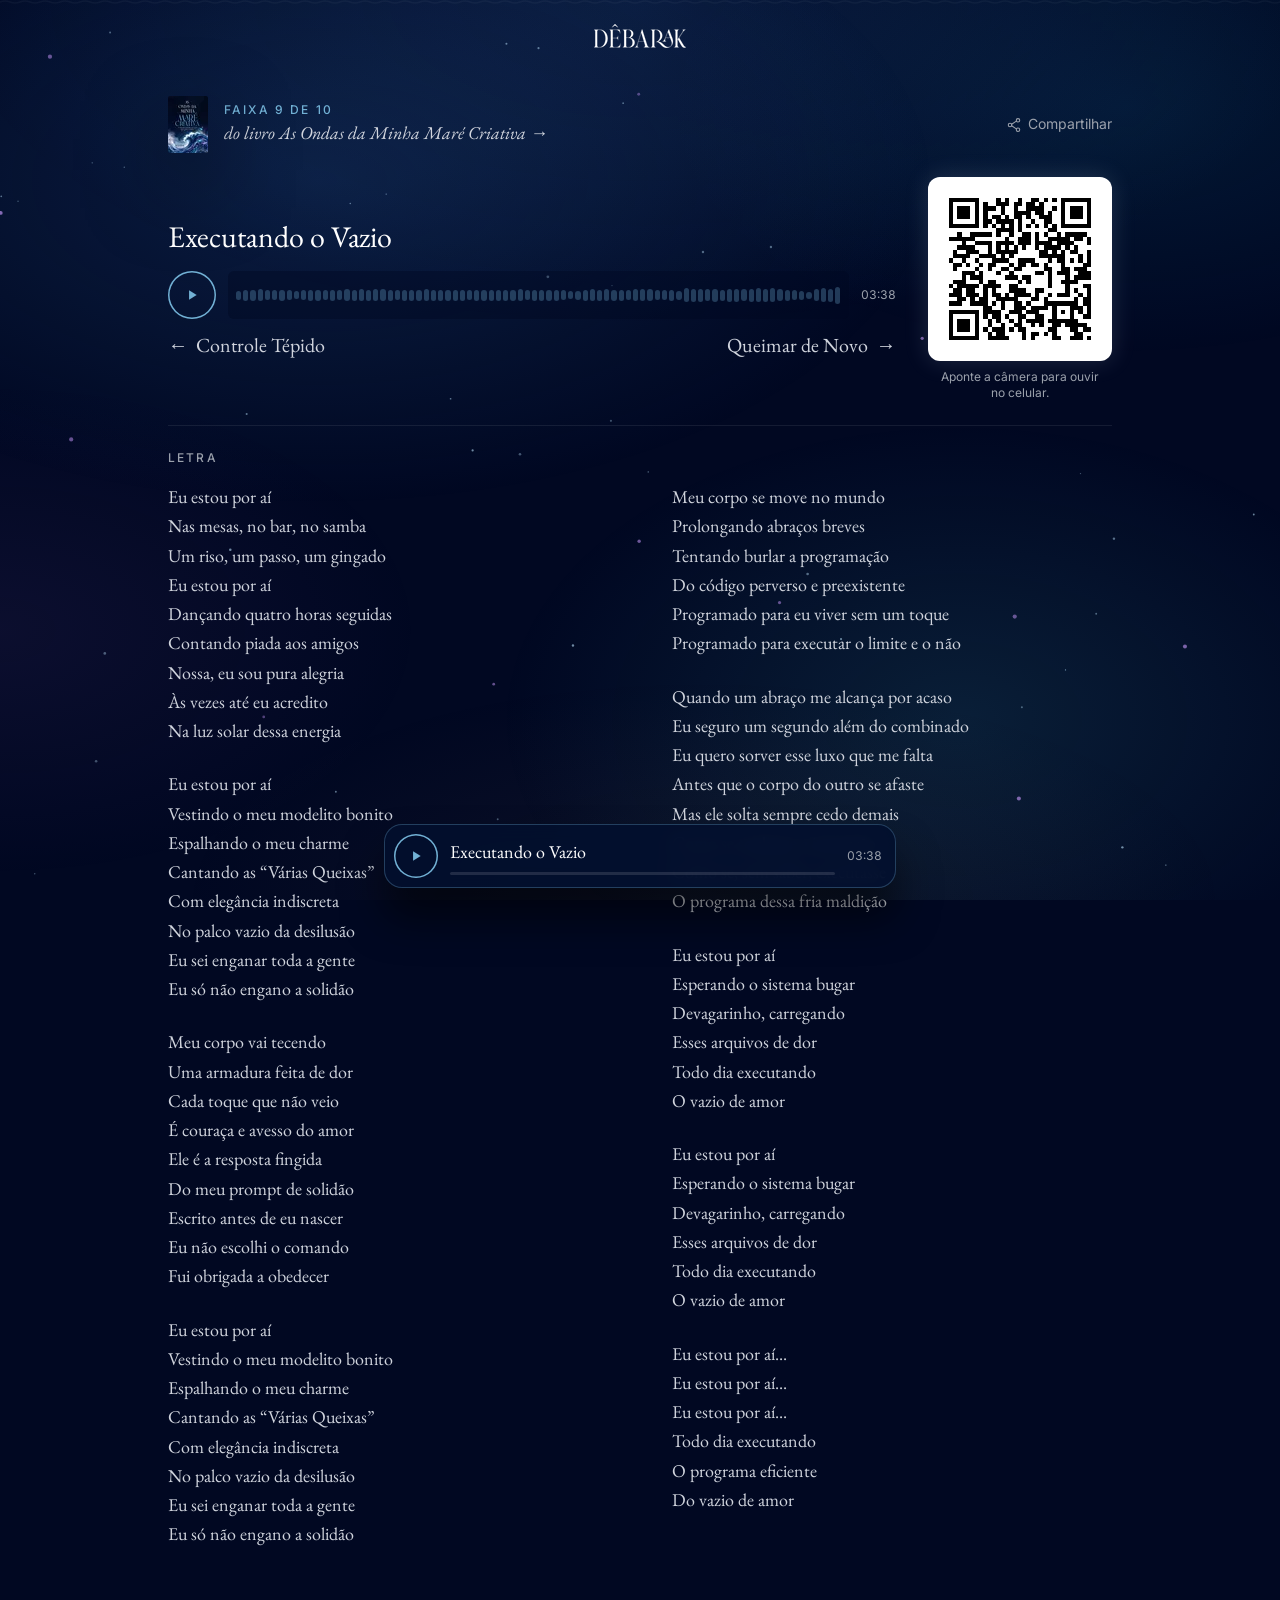
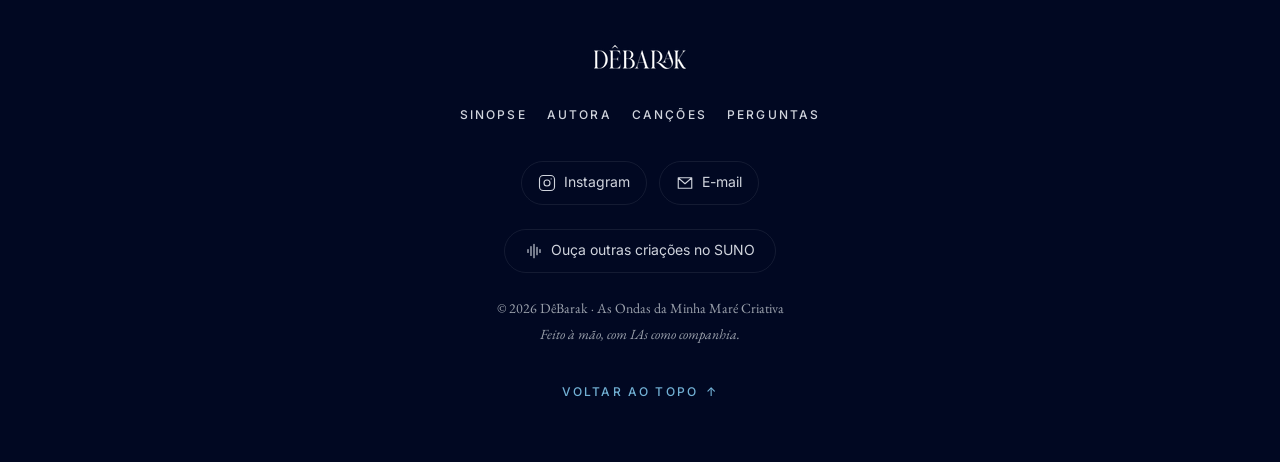
<file: t/09/index.html>
<!DOCTYPE html><html lang="pt-BR" data-astro-cid-ju4pidww><head><meta charset="UTF-8"><meta name="viewport" content="width=device-width, initial-scale=1.0, viewport-fit=cover"><meta name="description" content="Ouça “Executando o Vazio”, faixa 09 do livro As Ondas da Minha Maré Criativa, de DêBarak."><meta name="color-scheme" content="dark"><meta name="theme-color" content="#010822"><meta name="referrer" content="strict-origin-when-cross-origin"><link rel="canonical" href="https://www.debarak.com.br/t/09/"><link rel="alternate" hreflang="pt-BR" href="https://www.debarak.com.br/t/09/"><link rel="icon" type="image/svg+xml" href="/favicon.svg"><link rel="apple-touch-icon" href="/apple-touch-icon.png"><link rel="manifest" href="/manifest.webmanifest"><link rel="preload" href="/_astro/inter-latin-wght-normal.Dx4kXJAl.woff2" as="font" type="font/woff2" crossorigin><link rel="preload" href="/_astro/eb-garamond-latin-400-normal.BCNrxLz_.woff2" as="font" type="font/woff2" crossorigin><link rel="preload" href="/_astro/eb-garamond-latin-400-italic.DSEbMgZu.woff2" as="font" type="font/woff2" crossorigin><title>Executando o Vazio · As Ondas da Minha Maré Criativa</title><meta property="og:type" content="website"><meta property="og:site_name" content="DêBarak"><meta property="og:title" content="Executando o Vazio · As Ondas da Minha Maré Criativa"><meta property="og:description" content="Ouça “Executando o Vazio”, faixa 09 do livro As Ondas da Minha Maré Criativa, de DêBarak."><meta property="og:url" content="https://www.debarak.com.br/t/09/"><meta property="og:image" content="https://www.debarak.com.br/og/09.jpg"><meta property="og:image:width" content="1200"><meta property="og:image:height" content="630"><meta property="og:image:type" content="image/jpeg"><meta property="og:image:alt" content="Capa social da faixa 09, “Executando o Vazio”, do livro As Ondas da Minha Maré Criativa"><meta property="og:locale" content="pt_BR"><meta name="twitter:card" content="summary_large_image"><meta name="twitter:title" content="Executando o Vazio · As Ondas da Minha Maré Criativa"><meta name="twitter:description" content="Ouça “Executando o Vazio”, faixa 09 do livro As Ondas da Minha Maré Criativa, de DêBarak."><meta name="twitter:image" content="https://www.debarak.com.br/og/09.jpg"><meta name="twitter:image:alt" content="Capa social da faixa 09, “Executando o Vazio”, do livro As Ondas da Minha Maré Criativa"><script type="application/ld+json">{"@context":"https://schema.org","@type":"WebSite","@id":"https://www.debarak.com.br/#website","url":"https://www.debarak.com.br/","name":"As Ondas da Minha Maré Criativa","alternateName":"DêBarak","description":"Uma obra que une palavras, música e tecnologia para transformar sentimentos em canções e inspirar novas travessias.","inLanguage":"pt-BR","publisher":{"@id":"https://www.debarak.com.br/#author"},"about":{"@id":"https://www.debarak.com.br/#book"}}</script><script type="application/ld+json">{"@context":"https://schema.org","@type":"WebPage","@id":"https://www.debarak.com.br/t/09/#webpage","url":"https://www.debarak.com.br/t/09/","name":"Executando o Vazio · As Ondas da Minha Maré Criativa","description":"Ouça “Executando o Vazio”, faixa 09 do livro As Ondas da Minha Maré Criativa, de DêBarak.","inLanguage":"pt-BR","isPartOf":{"@id":"https://www.debarak.com.br/#website"},"about":{"@id":"https://www.debarak.com.br/#book"},"primaryImageOfPage":"https://www.debarak.com.br/og/09.jpg"}</script><script type="application/ld+json">{"@context":"https://schema.org","@type":"Book","@id":"https://www.debarak.com.br/#book","name":"As Ondas da Minha Maré Criativa","alternateName":"A trilha sonora de uma mulher comum","description":"Uma obra que une palavras, música e tecnologia para transformar sentimentos em canções e inspirar novas travessias.","inLanguage":"pt-BR","author":{"@id":"https://www.debarak.com.br/#author"},"hasPart":{"@id":"https://www.debarak.com.br/#album"},"image":"https://www.debarak.com.br/og-image.jpg","url":"https://www.debarak.com.br/"}</script><script type="application/ld+json">{"@context":"https://schema.org","@type":"Person","@id":"https://www.debarak.com.br/#author","name":"DêBarak","description":"DêBarak é goiana, aposentada e devota fervorosa da música popular brasileira. Cantora de chuveiro por vocação e exploradora de tecnologia por natureza.","url":"https://www.debarak.com.br/","image":"https://www.debarak.com.br/_astro/author-portrait.qljSDqZ9.jpg","nationality":"BR","knowsLanguage":"pt-BR","sameAs":["https://instagram.com/debarak.ondas","https://suno.com/@debarak"]}</script><script type="application/ld+json">{"@context":"https://schema.org","@type":"MusicRecording","@id":"https://www.debarak.com.br/t/09/","url":"https://www.debarak.com.br/t/09/","name":"Executando o Vazio","byArtist":{"@id":"https://www.debarak.com.br/#author"},"inAlbum":{"@id":"https://www.debarak.com.br/#album"},"duration":"PT3M38S","position":9,"audio":"https://www.debarak.com.br/audio/09-executando-o-vazio.mp3"}</script><script type="application/ld+json">{"@context":"https://schema.org","@type":"MusicAlbum","@id":"https://www.debarak.com.br/#album","name":"As Ondas da Minha Maré Criativa","url":"https://www.debarak.com.br/","byArtist":{"@id":"https://www.debarak.com.br/#author"},"numTracks":10,"inLanguage":"pt-BR"}</script><meta http-equiv="content-security-policy" content="default-src 'self';img-src 'self' data:;font-src 'self';media-src 'self';connect-src 'self';object-src 'none';base-uri 'self'; script-src 'self' 'sha256-BF0290pkb3jxQsE7z00xR8Imp8X34FLC88L0lkMnrGw=' 'sha256-QzWFZi+FLIx23tnm9SBU4aEgx4x8DsuASP07mfqol/c=' 'sha256-0chmwFk0zaA528yFfGV7J9ppIpdfTPPULncDF3WG7Zs=' 'sha256-eIXWvAmxkr251LJZkjniEK5LcPF3NkapbJepohwYRIc=' 'sha256-Q2BPg90ZMplYY+FSdApNErhpWafg2hcRRbndmvxuL/Q=' 'sha256-47DEQpj8HBSa+/TImW+5JCeuQeRkm5NMpJWZG3hSuFU='; style-src 'self' ; style-src-elem 'self' 'sha256-qaEx7Vb+wpoYmX73ArfFMrRZn6Dk8BVslhyM0B7ajPk=' 'sha256-47DEQpj8HBSa+/TImW+5JCeuQeRkm5NMpJWZG3hSuFU='; style-src-attr 'unsafe-inline';"><link rel="stylesheet" href="/_astro/Nav.CZeev84g.css"><style>.song-bar[data-astro-cid-2jauokcc]{background-color:var(--track-accent)}.song-scrub[data-astro-cid-2jauokcc]:focus-visible{box-shadow:0 0 0 2px var(--track-accent);outline:none}.song-dock[data-astro-cid-anvv26eo]{right:.75rem;bottom:calc(.75rem + env(safe-area-inset-bottom));z-index:40;background-color:color-mix(in srgb, var(--color-night-mid) 92%, transparent);backdrop-filter:blur(10px);box-shadow:inset 0 0 0 1px color-mix(in srgb, var(--color-cover-blue) 30%, transparent), var(--drop-shadow-book);visibility:hidden;transition:transform var(--duration-reveal) var(--ease-entrance), visibility var(--duration-reveal);border-radius:1.125rem;align-items:center;gap:.75rem;padding:.625rem .875rem .625rem .625rem;display:flex;position:fixed;left:.75rem;transform:translateY(calc(100% + 2rem))}.song-dock[data-astro-cid-anvv26eo][data-visible]{visibility:visible;transform:none}.dock-track[data-astro-cid-anvv26eo]{background-color:var(--color-surface-line);border-radius:2px;height:3px;margin-top:.4rem;display:block;overflow:hidden}.dock-fill[data-astro-cid-anvv26eo]{background-color:var(--track-accent);transform-origin:0;height:100%;display:block;transform:scaleX(0)}@media (width>=48rem){.song-dock[data-astro-cid-anvv26eo]{width:32rem;left:50%;right:auto;transform:translate(-50%,calc(100% + 2rem))}.song-dock[data-astro-cid-anvv26eo][data-visible]{transform:translate(-50%)}}@media (prefers-reduced-motion:reduce){.song-dock[data-astro-cid-anvv26eo]{transition:none}}
</style><script type="module" src="/_astro/page.CMFgH77u.js"></script></head><body id="top" class="flex min-h-svh flex-col" data-astro-cid-ju4pidww><a href="#main-content" class="bg-night-deep border-cover-blue text-cover-blue sr-only focus:not-sr-only focus:fixed focus:top-4 focus:left-4 focus:z-50 focus:rounded-md focus:border focus:px-4 focus:py-2 focus:text-sm focus:font-medium focus:outline-none" data-astro-cid-ju4pidww>Pular para o conteúdo</a><!-- Zero-sized, not display:none: url(#…) can't reliably resolve defs in a non-rendered subtree. --><svg width="0" height="0" aria-hidden="true" focusable="false" class="absolute" data-astro-cid-ju4pidww><defs data-astro-cid-ju4pidww><linearGradient id="wave-gradient" x1="0" y1="0" x2="1" y2="0" data-astro-cid-ju4pidww><stop offset="0%" style="stop-color: var(--color-nebula)" data-astro-cid-ju4pidww></stop><stop offset="55%" style="stop-color: var(--color-cover-blue)" data-astro-cid-ju4pidww></stop><stop offset="100%" style="stop-color: var(--color-moonlight)" data-astro-cid-ju4pidww></stop></linearGradient></defs></svg><div class="aurora-wash" data-anim aria-hidden="true" data-astro-cid-ju4pidww></div><div class="scroll-tide" aria-hidden="true" data-astro-cid-ju4pidww><div class="scroll-tide-fill" data-astro-cid-ju4pidww></div></div><div class="starfield pointer-events-none fixed inset-0 -z-10" data-anim aria-hidden="true" data-astro-cid-t34idrrz><svg class="absolute inset-0 h-full w-full" viewBox="0 0 100 100" preserveAspectRatio="xMidYMid slice" data-astro-cid-t34idrrz><g class="starfield-small" data-astro-cid-t34idrrz><circle cx="88.912" cy="91.989" r="0.054" fill="var(--color-star-cool)" opacity="0.342" data-astro-cid-t34idrrz></circle><circle cx="36.924" cy="50.031" r="0.087" fill="var(--color-star-cool)" opacity="0.581" data-astro-cid-t34idrrz></circle><circle cx="39.565" cy="18.259" r="0.08" fill="var(--color-star-cool)" opacity="0.517" data-astro-cid-t34idrrz></circle><circle cx="30.17" cy="30.006" r="0.052" fill="var(--color-star-cool)" opacity="0.55" data-astro-cid-t34idrrz></circle><circle cx="42.07" cy="18.604" r="0.083" fill="var(--color-star-cool)" opacity="0.481" data-astro-cid-t34idrrz></circle><circle cx="8.601" cy="17.387" r="0.074" fill="var(--color-star-cool)" opacity="0.409" data-astro-cid-t34idrrz></circle><circle cx="63.094" cy="59.689" r="0.104" fill="var(--color-star-cool)" opacity="0.434" data-astro-cid-t34idrrz></circle><circle cx="38.884" cy="78.843" r="0.074" fill="var(--color-star-cool)" opacity="0.356" data-astro-cid-t34idrrz></circle><circle cx="69.303" cy="8.182" r="0.063" fill="var(--color-star-cool)" opacity="0.576" data-astro-cid-t34idrrz></circle><circle cx="87.685" cy="81.04" r="0.092" fill="var(--color-star-cool)" opacity="0.592" data-astro-cid-t34idrrz></circle><circle cx="27.364" cy="30.749" r="0.06" fill="var(--color-star-cool)" opacity="0.506" data-astro-cid-t34idrrz></circle><circle cx="21.672" cy="90.643" r="0.107" fill="var(--color-star-cool)" opacity="0.417" data-astro-cid-t34idrrz></circle><circle cx="3.943" cy="94.056" r="0.074" fill="var(--color-star-cool)" opacity="0.426" data-astro-cid-t34idrrz></circle><circle cx="7.51" cy="74.321" r="0.101" fill="var(--color-star-cool)" opacity="0.331" data-astro-cid-t34idrrz></circle><circle cx="65.707" cy="64.772" r="0.087" fill="var(--color-star-cool)" opacity="0.534" data-astro-cid-t34idrrz></circle><circle cx="11.867" cy="98.74" r="0.052" fill="var(--color-star-cool)" opacity="0.534" data-astro-cid-t34idrrz></circle><circle cx="79.324" cy="9.561" r="0.077" fill="var(--color-star-cool)" opacity="0.431" data-astro-cid-t34idrrz></circle><circle cx="1.409" cy="30.566" r="0.061" fill="var(--color-star-cool)" opacity="0.326" data-astro-cid-t34idrrz></circle><circle cx="11.458" cy="95.09" r="0.084" fill="var(--color-star-cool)" opacity="0.318" data-astro-cid-t34idrrz></circle><circle cx="42.803" cy="36.466" r="0.108" fill="var(--color-star-cool)" opacity="0.507" data-astro-cid-t34idrrz></circle><circle cx="28.778" cy="88.028" r="0.09" fill="var(--color-star-cool)" opacity="0.393" data-astro-cid-t34idrrz></circle><circle cx="2.716" cy="83.107" r="0.052" fill="var(--color-star-cool)" opacity="0.376" data-astro-cid-t34idrrz></circle><circle cx="97.95" cy="55.039" r="0.073" fill="var(--color-star-cool)" opacity="0.557" data-astro-cid-t34idrrz></circle><circle cx="47.814" cy="37.156" r="0.054" fill="var(--color-star-cool)" opacity="0.435" data-astro-cid-t34idrrz></circle><circle cx="85.64" cy="62.791" r="0.075" fill="var(--color-star-cool)" opacity="0.41" data-astro-cid-t34idrrz></circle><circle cx="44.763" cy="65.278" r="0.094" fill="var(--color-star-cool)" opacity="0.582" data-astro-cid-t34idrrz></circle><circle cx="58.516" cy="77.951" r="0.073" fill="var(--color-star-cool)" opacity="0.451" data-astro-cid-t34idrrz></circle><circle cx="60.231" cy="34.141" r="0.092" fill="var(--color-star-cool)" opacity="0.418" data-astro-cid-t34idrrz></circle><circle cx="83.243" cy="67.184" r="0.05" fill="var(--color-star-cool)" opacity="0.582" data-astro-cid-t34idrrz></circle><circle cx="60.885" cy="10.412" r="0.088" fill="var(--color-star-cool)" opacity="0.443" data-astro-cid-t34idrrz></circle><circle cx="26.489" cy="97.158" r="0.105" fill="var(--color-star-cool)" opacity="0.402" data-astro-cid-t34idrrz></circle><circle cx="13.39" cy="60.757" r="0.061" fill="var(--color-star-cool)" opacity="0.557" data-astro-cid-t34idrrz></circle><circle cx="54.92" cy="34.54" r="0.097" fill="var(--color-star-cool)" opacity="0.41" data-astro-cid-t34idrrz></circle><circle cx="84.414" cy="51.842" r="0.052" fill="var(--color-star-cool)" opacity="0.36" data-astro-cid-t34idrrz></circle><circle cx="35.203" cy="45.996" r="0.067" fill="var(--color-star-cool)" opacity="0.507" data-astro-cid-t34idrrz></circle><circle cx="40.622" cy="50.335" r="0.101" fill="var(--color-star-cool)" opacity="0.352" data-astro-cid-t34idrrz></circle><circle cx="34.005" cy="98.192" r="0.055" fill="var(--color-star-cool)" opacity="0.594" data-astro-cid-t34idrrz></circle><circle cx="48.683" cy="22.902" r="0.068" fill="var(--color-star-cool)" opacity="0.433" data-astro-cid-t34idrrz></circle><circle cx="17.991" cy="57.796" r="0.1" fill="var(--color-star-cool)" opacity="0.569" data-astro-cid-t34idrrz></circle><circle cx="75.262" cy="36.209" r="0.052" fill="var(--color-star-cool)" opacity="0.502" data-astro-cid-t34idrrz></circle><circle cx="53.83" cy="91.474" r="0.064" fill="var(--color-star-cool)" opacity="0.333" data-astro-cid-t34idrrz></circle><circle cx="87.027" cy="56.924" r="0.094" fill="var(--color-star-cool)" opacity="0.461" data-astro-cid-t34idrrz></circle><circle cx="8.187" cy="65.893" r="0.105" fill="var(--color-star-cool)" opacity="0.386" data-astro-cid-t34idrrz></circle><circle cx="50.643" cy="51.713" r="0.054" fill="var(--color-star-cool)" opacity="0.508" data-astro-cid-t34idrrz></circle><circle cx="47.729" cy="47.719" r="0.084" fill="var(--color-star-cool)" opacity="0.327" data-astro-cid-t34idrrz></circle><circle cx="32.778" cy="87.243" r="0.092" fill="var(--color-star-cool)" opacity="0.544" data-astro-cid-t34idrrz></circle><circle cx="39.123" cy="3.619" r="0.1" fill="var(--color-star-cool)" opacity="0.358" data-astro-cid-t34idrrz></circle><circle cx="0.098" cy="30.18" r="0.068" fill="var(--color-star-cool)" opacity="0.469" data-astro-cid-t34idrrz></circle><circle cx="49.035" cy="0.26" r="0.075" fill="var(--color-star-cool)" opacity="0.378" data-astro-cid-t34idrrz></circle><circle cx="19.27" cy="47.192" r="0.081" fill="var(--color-star-cool)" opacity="0.483" data-astro-cid-t34idrrz></circle><circle cx="44.133" cy="4.309" r="0.107" fill="var(--color-star-cool)" opacity="0.586" data-astro-cid-t34idrrz></circle><circle cx="56.96" cy="4.944" r="0.052" fill="var(--color-star-cool)" opacity="0.486" data-astro-cid-t34idrrz></circle><circle cx="91.083" cy="82.431" r="0.057" fill="var(--color-star-cool)" opacity="0.583" data-astro-cid-t34idrrz></circle><circle cx="79.835" cy="70.103" r="0.081" fill="var(--color-star-cool)" opacity="0.378" data-astro-cid-t34idrrz></circle><circle cx="56.551" cy="1.294" r="0.085" fill="var(--color-star-cool)" opacity="0.57" data-astro-cid-t34idrrz></circle><circle cx="54.563" cy="9.337" r="0.088" fill="var(--color-star-cool)" opacity="0.359" data-astro-cid-t34idrrz></circle><circle cx="7.204" cy="27.565" r="0.05" fill="var(--color-star-cool)" opacity="0.445" data-astro-cid-t34idrrz></circle><circle cx="47.809" cy="89.311" r="0.052" fill="var(--color-star-cool)" opacity="0.328" data-astro-cid-t34idrrz></circle><circle cx="9.709" cy="27.909" r="0.054" fill="var(--color-star-cool)" opacity="0.409" data-astro-cid-t34idrrz></circle><circle cx="26.24" cy="76.693" r="0.075" fill="var(--color-star-cool)" opacity="0.487" data-astro-cid-t34idrrz></circle></g><g class="starfield-medium" data-astro-cid-t34idrrz><circle cx="92.575" cy="65.354" r="0.158" fill="var(--color-star-violet)" style="--star-opacity:0.675;--twinkle-delay:5.909s;--twinkle-duration:5.033s;" data-astro-cid-t34idrrz></circle><circle cx="12.501" cy="91.606" r="0.136" fill="var(--color-star-violet)" style="--star-opacity:0.518;--twinkle-delay:4.577s;--twinkle-duration:4.175s;" data-astro-cid-t34idrrz></circle><circle cx="31.5" cy="5.822" r="0.152" fill="var(--color-star-violet)" style="--star-opacity:0.747;--twinkle-delay:1.189s;--twinkle-duration:5.503s;" data-astro-cid-t34idrrz></circle><circle cx="82.907" cy="41.334" r="0.148" fill="var(--color-star-violet)" style="--star-opacity:0.428;--twinkle-delay:3.746s;--twinkle-duration:6.35s;" data-astro-cid-t34idrrz></circle><circle cx="0.055" cy="31.475" r="0.154" fill="var(--color-star-violet)" style="--star-opacity:0.729;--twinkle-delay:2.247s;--twinkle-duration:4.048s;" data-astro-cid-t34idrrz></circle><circle cx="16.277" cy="9.579" r="0.108" fill="var(--color-star-violet)" style="--star-opacity:0.715;--twinkle-delay:4.692s;--twinkle-duration:3.931s;" data-astro-cid-t34idrrz></circle><circle cx="64.906" cy="8.98" r="0.131" fill="var(--color-star-violet)" style="--star-opacity:0.503;--twinkle-delay:1.082s;--twinkle-duration:3.333s;" data-astro-cid-t34idrrz></circle><circle cx="79.276" cy="63.011" r="0.164" fill="var(--color-star-violet)" style="--star-opacity:0.56;--twinkle-delay:5.417s;--twinkle-duration:3.587s;" data-astro-cid-t34idrrz></circle><circle cx="92.719" cy="5.004" r="0.146" fill="var(--color-star-violet)" style="--star-opacity:0.653;--twinkle-delay:1.696s;--twinkle-duration:6.026s;" data-astro-cid-t34idrrz></circle><circle cx="38.571" cy="68.293" r="0.107" fill="var(--color-star-violet)" style="--star-opacity:0.549;--twinkle-delay:3.919s;--twinkle-duration:3.984s;" data-astro-cid-t34idrrz></circle><circle cx="50.163" cy="86.213" r="0.167" fill="var(--color-star-violet)" style="--star-opacity:0.713;--twinkle-delay:2.087s;--twinkle-duration:6.793s;" data-astro-cid-t34idrrz></circle><circle cx="60.829" cy="92.095" r="0.176" fill="var(--color-star-violet)" style="--star-opacity:0.563;--twinkle-delay:4.199s;--twinkle-duration:3.788s;" data-astro-cid-t34idrrz></circle><circle cx="3.903" cy="19.273" r="0.165" fill="var(--color-star-violet)" style="--star-opacity:0.565;--twinkle-delay:0.256s;--twinkle-duration:4.301s;" data-astro-cid-t34idrrz></circle><circle cx="12.717" cy="1.082" r="0.162" fill="var(--color-star-violet)" style="--star-opacity:0.486;--twinkle-delay:4.257s;--twinkle-duration:5.666s;" data-astro-cid-t34idrrz></circle><circle cx="20.605" cy="70.853" r="0.109" fill="var(--color-star-violet)" style="--star-opacity:0.443;--twinkle-delay:0.202s;--twinkle-duration:5.216s;" data-astro-cid-t34idrrz></circle><circle cx="60.901" cy="61.92" r="0.125" fill="var(--color-star-violet)" style="--star-opacity:0.552;--twinkle-delay:2.092s;--twinkle-duration:4.284s;" data-astro-cid-t34idrrz></circle><circle cx="66.938" cy="7.617" r="0.15" fill="var(--color-star-violet)" style="--star-opacity:0.58;--twinkle-delay:5.927s;--twinkle-duration:4.205s;" data-astro-cid-t34idrrz></circle><circle cx="72.048" cy="41.277" r="0.125" fill="var(--color-star-violet)" style="--star-opacity:0.644;--twinkle-delay:1.705s;--twinkle-duration:6.31s;" data-astro-cid-t34idrrz></circle><circle cx="9.566" cy="96.233" r="0.168" fill="var(--color-star-violet)" style="--star-opacity:0.51;--twinkle-delay:3.429s;--twinkle-duration:3.935s;" data-astro-cid-t34idrrz></circle><circle cx="12.825" cy="5.819" r="0.131" fill="var(--color-star-violet)" style="--star-opacity:0.645;--twinkle-delay:1.096s;--twinkle-duration:6.411s;" data-astro-cid-t34idrrz></circle><circle cx="15.158" cy="3.368" r="0.133" fill="var(--color-star-violet)" style="--star-opacity:0.466;--twinkle-delay:2.709s;--twinkle-duration:3.072s;" data-astro-cid-t34idrrz></circle><circle cx="49.898" cy="22.213" r="0.114" fill="var(--color-star-violet)" style="--star-opacity:0.439;--twinkle-delay:4.265s;--twinkle-duration:3.252s;" data-astro-cid-t34idrrz></circle><circle cx="50.379" cy="95.688" r="0.104" fill="var(--color-star-violet)" style="--star-opacity:0.681;--twinkle-delay:1.766s;--twinkle-duration:4.283s;" data-astro-cid-t34idrrz></circle><circle cx="49.934" cy="57.126" r="0.133" fill="var(--color-star-violet)" style="--star-opacity:0.609;--twinkle-delay:3.212s;--twinkle-duration:3.5s;" data-astro-cid-t34idrrz></circle><circle cx="81.896" cy="39.86" r="0.142" fill="var(--color-star-violet)" style="--star-opacity:0.689;--twinkle-delay:4.602s;--twinkle-duration:6.235s;" data-astro-cid-t34idrrz></circle><circle cx="79.6" cy="77.224" r="0.159" fill="var(--color-star-violet)" style="--star-opacity:0.688;--twinkle-delay:1.936s;--twinkle-duration:5.822s;" data-astro-cid-t34idrrz></circle><circle cx="76.377" cy="2.55" r="0.126" fill="var(--color-star-violet)" style="--star-opacity:0.723;--twinkle-delay:3.215s;--twinkle-duration:3.595s;" data-astro-cid-t34idrrz></circle><circle cx="5.562" cy="49.173" r="0.162" fill="var(--color-star-violet)" style="--star-opacity:0.56;--twinkle-delay:4.438s;--twinkle-duration:4.885s;" data-astro-cid-t34idrrz></circle></g></svg></div><header class="absolute inset-x-0 top-0 z-30"><div class="page-container flex items-center justify-center pt-[calc(1.5rem+env(safe-area-inset-top))] pb-6"><!-- `-m-2 p-2` enlarges the tap target without changing layout. --><a href="/" class="-m-2 flex items-center p-2 transition-opacity active:opacity-70" aria-label="DêBarak"><img src="/_astro/wordmark.DsOjPOXy_Z1fRK1r.webp" srcset="/_astro/wordmark.DsOjPOXy_Z1fRK1r.webp 1x, /_astro/wordmark.DsOjPOXy_O6jW4.webp 2x" alt loading="eager" decoding="async" width="92" height="24" class="h-5 w-auto md:h-6"></a></div></header><!-- `min-h-full` on a child computes to zero here (main's height is auto); use `centerMain`. --><main id="main-content" class="flex-1 flex flex-col" data-astro-cid-ju4pidww><div class="flex flex-1 flex-col"><section class="page-container my-auto flex w-full flex-col gap-4 pt-20 pb-6 md:gap-6 md:pt-24 md:pb-12"><div class="flex flex-col items-start gap-3 md:flex-row md:items-center md:justify-between md:gap-4"><a href="/" class="group flex min-w-0 items-center gap-4"><img src="/_astro/book-cover.D2BoXesk_Z4ji7c.webp" srcset="/_astro/book-cover.D2BoXesk_Z1hbP4J.webp 40w, /_astro/book-cover.D2BoXesk_Z12WPbr.webp 80w" alt sizes="40px" loading="lazy" decoding="async" width="1080" height="1526" class="drop-shadow-book hidden h-auto w-10 rounded-xs md:block"><span class="flex flex-col"><span class="eyebrow text-cover-blue">Faixa 9 de 10</span><span class="group-hover:text-cover-blue font-serif text-base text-neutral-300 italic transition-colors md:text-lg">do livro As Ondas da Minha Maré Criativa →</span></span></a><!-- `-m-3 p-3` enlarges the tap target without changing layout. --><button type="button" data-track-share data-share-title="Executando o Vazio" class="hover:text-cover-blue -m-3 flex shrink-0 items-center gap-1.5 p-3 text-sm text-neutral-400 transition-colors" aria-label="Compartilhar Executando o Vazio"><svg width="16" height="16" viewBox="0 0 24 24" fill="none" stroke="currentColor" stroke-width="1.6" stroke-linecap="round" stroke-linejoin="round" aria-hidden="true"><circle cx="18" cy="5" r="2.6"></circle><circle cx="6" cy="12" r="2.6"></circle><circle cx="18" cy="19" r="2.6"></circle><line x1="8.5" y1="10.8" x2="15.5" y2="6.2"></line><line x1="8.5" y1="13.2" x2="15.5" y2="17.8"></line></svg><span data-share-label aria-live="polite">Compartilhar</span></button></div><article class="song-slide track-tinted"><div class="flex flex-col gap-6"><div class="flex flex-col gap-4 md:flex-row md:items-center md:gap-8"><div class="flex min-w-0 flex-1 flex-col gap-4"><h1 class="font-serif text-2xl text-white md:text-3xl">Executando o Vazio</h1><div class="flex flex-col gap-3" data-astro-cid-2jauokcc><audio id="track-09" preload="none" src="/audio/09-executando-o-vazio.mp3" data-track-number="09" data-astro-cid-2jauokcc></audio><div class="flex items-center gap-3" data-astro-cid-2jauokcc><button type="button" class="song-play-btn play-ring flex h-11 w-11 shrink-0 items-center justify-center rounded-full md:h-12 md:w-12" data-audio-target="track-09" data-state="idle" data-song-label="Executando o Vazio" data-song-artist="DêBarak" data-song-album="As Ondas da Minha Maré Criativa" data-song-artwork="/_astro/book-cover.D2BoXesk.jpg" data-song-artwork-sizes="1080x1526" aria-label="Ouvir Executando o Vazio" data-astro-cid-2jauokcc><svg class="play-icon" width="14" height="14" viewBox="0 0 24 24" fill="currentColor" aria-hidden="true"><path d="M7 4l13 8-13 8z"></path></svg><svg class="pause-icon" width="14" height="14" viewBox="0 0 24 24" fill="currentColor" aria-hidden="true"><path d="M6 4h4v16H6zM14 4h4v16h-4z"></path></svg><svg class="loading-icon" width="14" height="14" viewBox="0 0 24 24" fill="none" aria-hidden="true"><circle cx="12" cy="12" r="9" stroke="currentColor" stroke-width="2.5" opacity="0.25"></circle><path d="M21 12a9 9 0 0 0-9-9" stroke="currentColor" stroke-width="2.5" stroke-linecap="round"></path></svg></button><div class="song-scrub bg-night-deep/40 hover:bg-night-deep/60 flex h-11 flex-1 cursor-pointer touch-pan-y items-center gap-px overflow-hidden sm:gap-[2px] rounded-md px-2 transition-colors outline-none md:h-12" data-song-scrub role="slider" tabindex="0" aria-label="Posição em Executando o Vazio. Setas movem 5 segundos." aria-valuemin="0" aria-valuemax="100" aria-valuenow="0" aria-valuetext="0:00" aria-orientation="horizontal" data-astro-cid-2jauokcc><span class="song-bar min-w-0 flex-1 rounded-full" style="height:9px;opacity:0.3;" data-base-height="9" data-astro-cid-2jauokcc></span><span class="song-bar min-w-0 flex-1 rounded-full" style="height:11px;opacity:0.3;" data-base-height="11" data-astro-cid-2jauokcc></span><span class="song-bar min-w-0 flex-1 rounded-full" style="height:11px;opacity:0.3;" data-base-height="11" data-astro-cid-2jauokcc></span><span class="song-bar min-w-0 flex-1 rounded-full" style="height:12px;opacity:0.3;" data-base-height="12" data-astro-cid-2jauokcc></span><span class="song-bar min-w-0 flex-1 rounded-full" style="height:10px;opacity:0.3;" data-base-height="10" data-astro-cid-2jauokcc></span><span class="song-bar min-w-0 flex-1 rounded-full" style="height:10px;opacity:0.3;" data-base-height="10" data-astro-cid-2jauokcc></span><span class="song-bar min-w-0 flex-1 rounded-full" style="height:11px;opacity:0.3;" data-base-height="11" data-astro-cid-2jauokcc></span><span class="song-bar min-w-0 flex-1 rounded-full" style="height:10px;opacity:0.3;" data-base-height="10" data-astro-cid-2jauokcc></span><span class="song-bar min-w-0 flex-1 rounded-full" style="height:8px;opacity:0.3;" data-base-height="8" data-astro-cid-2jauokcc></span><span class="song-bar min-w-0 flex-1 rounded-full" style="height:10px;opacity:0.3;" data-base-height="10" data-astro-cid-2jauokcc></span><span class="song-bar min-w-0 flex-1 rounded-full" style="height:11px;opacity:0.3;" data-base-height="11" data-astro-cid-2jauokcc></span><span class="song-bar min-w-0 flex-1 rounded-full" style="height:11px;opacity:0.3;" data-base-height="11" data-astro-cid-2jauokcc></span><span class="song-bar min-w-0 flex-1 rounded-full" style="height:10px;opacity:0.3;" data-base-height="10" data-astro-cid-2jauokcc></span><span class="song-bar min-w-0 flex-1 rounded-full" style="height:11px;opacity:0.3;" data-base-height="11" data-astro-cid-2jauokcc></span><span class="song-bar min-w-0 flex-1 rounded-full" style="height:10px;opacity:0.3;" data-base-height="10" data-astro-cid-2jauokcc></span><span class="song-bar min-w-0 flex-1 rounded-full" style="height:12px;opacity:0.3;" data-base-height="12" data-astro-cid-2jauokcc></span><span class="song-bar min-w-0 flex-1 rounded-full" style="height:11px;opacity:0.3;" data-base-height="11" data-astro-cid-2jauokcc></span><span class="song-bar min-w-0 flex-1 rounded-full" style="height:12px;opacity:0.3;" data-base-height="12" data-astro-cid-2jauokcc></span><span class="song-bar min-w-0 flex-1 rounded-full" style="height:11px;opacity:0.3;" data-base-height="11" data-astro-cid-2jauokcc></span><span class="song-bar min-w-0 flex-1 rounded-full" style="height:12px;opacity:0.3;" data-base-height="12" data-astro-cid-2jauokcc></span><span class="song-bar min-w-0 flex-1 rounded-full" style="height:12px;opacity:0.3;" data-base-height="12" data-astro-cid-2jauokcc></span><span class="song-bar min-w-0 flex-1 rounded-full" style="height:11px;opacity:0.3;" data-base-height="11" data-astro-cid-2jauokcc></span><span class="song-bar min-w-0 flex-1 rounded-full" style="height:10px;opacity:0.3;" data-base-height="10" data-astro-cid-2jauokcc></span><span class="song-bar min-w-0 flex-1 rounded-full" style="height:11px;opacity:0.3;" data-base-height="11" data-astro-cid-2jauokcc></span><span class="song-bar min-w-0 flex-1 rounded-full" style="height:11px;opacity:0.3;" data-base-height="11" data-astro-cid-2jauokcc></span><span class="song-bar min-w-0 flex-1 rounded-full" style="height:11px;opacity:0.3;" data-base-height="11" data-astro-cid-2jauokcc></span><span class="song-bar min-w-0 flex-1 rounded-full" style="height:12px;opacity:0.3;" data-base-height="12" data-astro-cid-2jauokcc></span><span class="song-bar min-w-0 flex-1 rounded-full" style="height:11px;opacity:0.3;" data-base-height="11" data-astro-cid-2jauokcc></span><span class="song-bar min-w-0 flex-1 rounded-full" style="height:11px;opacity:0.3;" data-base-height="11" data-astro-cid-2jauokcc></span><span class="song-bar min-w-0 flex-1 rounded-full" style="height:11px;opacity:0.3;" data-base-height="11" data-astro-cid-2jauokcc></span><span class="song-bar min-w-0 flex-1 rounded-full" style="height:11px;opacity:0.3;" data-base-height="11" data-astro-cid-2jauokcc></span><span class="song-bar min-w-0 flex-1 rounded-full" style="height:11px;opacity:0.3;" data-base-height="11" data-astro-cid-2jauokcc></span><span class="song-bar min-w-0 flex-1 rounded-full" style="height:10px;opacity:0.3;" data-base-height="10" data-astro-cid-2jauokcc></span><span class="song-bar min-w-0 flex-1 rounded-full" style="height:11px;opacity:0.3;" data-base-height="11" data-astro-cid-2jauokcc></span><span class="song-bar min-w-0 flex-1 rounded-full" style="height:11px;opacity:0.3;" data-base-height="11" data-astro-cid-2jauokcc></span><span class="song-bar min-w-0 flex-1 rounded-full" style="height:11px;opacity:0.3;" data-base-height="11" data-astro-cid-2jauokcc></span><span class="song-bar min-w-0 flex-1 rounded-full" style="height:11px;opacity:0.3;" data-base-height="11" data-astro-cid-2jauokcc></span><span class="song-bar min-w-0 flex-1 rounded-full" style="height:11px;opacity:0.3;" data-base-height="11" data-astro-cid-2jauokcc></span><span class="song-bar min-w-0 flex-1 rounded-full" style="height:11px;opacity:0.3;" data-base-height="11" data-astro-cid-2jauokcc></span><span class="song-bar min-w-0 flex-1 rounded-full" style="height:12px;opacity:0.3;" data-base-height="12" data-astro-cid-2jauokcc></span><span class="song-bar min-w-0 flex-1 rounded-full" style="height:10px;opacity:0.3;" data-base-height="10" data-astro-cid-2jauokcc></span><span class="song-bar min-w-0 flex-1 rounded-full" style="height:11px;opacity:0.3;" data-base-height="11" data-astro-cid-2jauokcc></span><span class="song-bar min-w-0 flex-1 rounded-full" style="height:11px;opacity:0.3;" data-base-height="11" data-astro-cid-2jauokcc></span><span class="song-bar min-w-0 flex-1 rounded-full" style="height:11px;opacity:0.3;" data-base-height="11" data-astro-cid-2jauokcc></span><span class="song-bar min-w-0 flex-1 rounded-full" style="height:11px;opacity:0.3;" data-base-height="11" data-astro-cid-2jauokcc></span><span class="song-bar min-w-0 flex-1 rounded-full" style="height:10px;opacity:0.3;" data-base-height="10" data-astro-cid-2jauokcc></span><span class="song-bar min-w-0 flex-1 rounded-full" style="height:8px;opacity:0.3;" data-base-height="8" data-astro-cid-2jauokcc></span><span class="song-bar min-w-0 flex-1 rounded-full" style="height:9px;opacity:0.3;" data-base-height="9" data-astro-cid-2jauokcc></span><span class="song-bar min-w-0 flex-1 rounded-full" style="height:11px;opacity:0.3;" data-base-height="11" data-astro-cid-2jauokcc></span><span class="song-bar min-w-0 flex-1 rounded-full" style="height:12px;opacity:0.3;" data-base-height="12" data-astro-cid-2jauokcc></span><span class="song-bar min-w-0 flex-1 rounded-full" style="height:11px;opacity:0.3;" data-base-height="11" data-astro-cid-2jauokcc></span><span class="song-bar min-w-0 flex-1 rounded-full" style="height:12px;opacity:0.3;" data-base-height="12" data-astro-cid-2jauokcc></span><span class="song-bar min-w-0 flex-1 rounded-full" style="height:11px;opacity:0.3;" data-base-height="11" data-astro-cid-2jauokcc></span><span class="song-bar min-w-0 flex-1 rounded-full" style="height:11px;opacity:0.3;" data-base-height="11" data-astro-cid-2jauokcc></span><span class="song-bar min-w-0 flex-1 rounded-full" style="height:10px;opacity:0.3;" data-base-height="10" data-astro-cid-2jauokcc></span><span class="song-bar min-w-0 flex-1 rounded-full" style="height:12px;opacity:0.3;" data-base-height="12" data-astro-cid-2jauokcc></span><span class="song-bar min-w-0 flex-1 rounded-full" style="height:12px;opacity:0.3;" data-base-height="12" data-astro-cid-2jauokcc></span><span class="song-bar min-w-0 flex-1 rounded-full" style="height:12px;opacity:0.3;" data-base-height="12" data-astro-cid-2jauokcc></span><span class="song-bar min-w-0 flex-1 rounded-full" style="height:10px;opacity:0.3;" data-base-height="10" data-astro-cid-2jauokcc></span><span class="song-bar min-w-0 flex-1 rounded-full" style="height:10px;opacity:0.3;" data-base-height="10" data-astro-cid-2jauokcc></span><span class="song-bar min-w-0 flex-1 rounded-full" style="height:11px;opacity:0.3;" data-base-height="11" data-astro-cid-2jauokcc></span><span class="song-bar min-w-0 flex-1 rounded-full" style="height:9px;opacity:0.3;" data-base-height="9" data-astro-cid-2jauokcc></span><span class="song-bar min-w-0 flex-1 rounded-full" style="height:14px;opacity:0.3;" data-base-height="14" data-astro-cid-2jauokcc></span><span class="song-bar min-w-0 flex-1 rounded-full" style="height:13px;opacity:0.3;" data-base-height="13" data-astro-cid-2jauokcc></span><span class="song-bar min-w-0 flex-1 rounded-full" style="height:13px;opacity:0.3;" data-base-height="13" data-astro-cid-2jauokcc></span><span class="song-bar min-w-0 flex-1 rounded-full" style="height:12px;opacity:0.3;" data-base-height="12" data-astro-cid-2jauokcc></span><span class="song-bar min-w-0 flex-1 rounded-full" style="height:13px;opacity:0.3;" data-base-height="13" data-astro-cid-2jauokcc></span><span class="song-bar min-w-0 flex-1 rounded-full" style="height:11px;opacity:0.3;" data-base-height="11" data-astro-cid-2jauokcc></span><span class="song-bar min-w-0 flex-1 rounded-full" style="height:13px;opacity:0.3;" data-base-height="13" data-astro-cid-2jauokcc></span><span class="song-bar min-w-0 flex-1 rounded-full" style="height:13px;opacity:0.3;" data-base-height="13" data-astro-cid-2jauokcc></span><span class="song-bar min-w-0 flex-1 rounded-full" style="height:12px;opacity:0.3;" data-base-height="12" data-astro-cid-2jauokcc></span><span class="song-bar min-w-0 flex-1 rounded-full" style="height:13px;opacity:0.3;" data-base-height="13" data-astro-cid-2jauokcc></span><span class="song-bar min-w-0 flex-1 rounded-full" style="height:14px;opacity:0.3;" data-base-height="14" data-astro-cid-2jauokcc></span><span class="song-bar min-w-0 flex-1 rounded-full" style="height:13px;opacity:0.3;" data-base-height="13" data-astro-cid-2jauokcc></span><span class="song-bar min-w-0 flex-1 rounded-full" style="height:14px;opacity:0.3;" data-base-height="14" data-astro-cid-2jauokcc></span><span class="song-bar min-w-0 flex-1 rounded-full" style="height:12px;opacity:0.3;" data-base-height="12" data-astro-cid-2jauokcc></span><span class="song-bar min-w-0 flex-1 rounded-full" style="height:11px;opacity:0.3;" data-base-height="11" data-astro-cid-2jauokcc></span><span class="song-bar min-w-0 flex-1 rounded-full" style="height:10px;opacity:0.3;" data-base-height="10" data-astro-cid-2jauokcc></span><span class="song-bar min-w-0 flex-1 rounded-full" style="height:9px;opacity:0.3;" data-base-height="9" data-astro-cid-2jauokcc></span><span class="song-bar min-w-0 flex-1 rounded-full" style="height:7px;opacity:0.3;" data-base-height="7" data-astro-cid-2jauokcc></span><span class="song-bar min-w-0 flex-1 rounded-full" style="height:12px;opacity:0.3;" data-base-height="12" data-astro-cid-2jauokcc></span><span class="song-bar min-w-0 flex-1 rounded-full" style="height:14px;opacity:0.3;" data-base-height="14" data-astro-cid-2jauokcc></span><span class="song-bar min-w-0 flex-1 rounded-full" style="height:13px;opacity:0.3;" data-base-height="13" data-astro-cid-2jauokcc></span><span class="song-bar min-w-0 flex-1 rounded-full" style="height:17px;opacity:0.3;" data-base-height="17" data-astro-cid-2jauokcc></span></div><span class="shrink-0 text-xs text-neutral-400 tabular-nums" data-astro-cid-2jauokcc>03:38</span></div><p data-song-error class="hidden text-xs text-red-300" role="alert" data-astro-cid-2jauokcc></p><nav aria-label="Outras faixas" class="flex flex-col gap-1.5 sm:flex-row sm:items-center sm:justify-between sm:gap-4" data-astro-cid-2jauokcc><a href="/t/08/" class="hover:text-cover-blue -my-2 flex max-w-full min-w-0 items-center gap-2 self-start py-2 font-serif text-lg text-neutral-300 transition-colors sm:self-auto md:text-xl" aria-label="Faixa anterior: Controle Tépido" data-astro-cid-2jauokcc><span aria-hidden="true" data-astro-cid-2jauokcc>←</span><span class="truncate" data-astro-cid-2jauokcc>Controle Tépido</span></a><a href="/t/10/" class="hover:text-cover-blue -my-2 flex max-w-full min-w-0 items-center gap-2 self-end py-2 font-serif text-lg text-neutral-300 transition-colors sm:self-auto md:text-xl" aria-label="Próxima faixa: Queimar de Novo" data-astro-cid-2jauokcc><span class="truncate" data-astro-cid-2jauokcc>Queimar de Novo</span><span aria-hidden="true" data-astro-cid-2jauokcc>→</span></a></nav></div></div><figure class="hidden shrink-0 flex-col items-center gap-2 md:flex"><div class="qr-plate rounded-xl bg-white p-3"><img src="/qr/09.svg" width="160" height="160" loading="lazy" alt="QR code que abre a página de Executando o Vazio" class="h-40 w-40"></div><figcaption class="max-w-40 text-center text-xs text-neutral-400">Aponte a câmera para ouvir no celular.</figcaption></figure></div><div class="border-surface-border border-t pt-5 md:pt-6"><div data-song-lyrics class="min-w-0"><p class="eyebrow mb-4 text-neutral-400">Letra</p><div class="lg:columns-2 lg:gap-x-16"><p class="mb-6 break-inside-avoid font-serif text-lg leading-snug text-neutral-300 last:mb-0 md:leading-relaxed"><span class="block pl-4 -indent-4">Eu estou por aí</span><span class="block pl-4 -indent-4">Nas mesas, no bar, no samba</span><span class="block pl-4 -indent-4">Um riso, um passo, um gingado</span><span class="block pl-4 -indent-4">Eu estou por aí</span><span class="block pl-4 -indent-4">Dançando quatro horas seguidas</span><span class="block pl-4 -indent-4">Contando piada aos amigos</span><span class="block pl-4 -indent-4">Nossa, eu sou pura alegria</span><span class="block pl-4 -indent-4">Às vezes até eu acredito</span><span class="block pl-4 -indent-4">Na luz solar dessa energia</span></p><p class="mb-6 break-inside-avoid font-serif text-lg leading-snug text-neutral-300 last:mb-0 md:leading-relaxed"><span class="block pl-4 -indent-4">Eu estou por aí</span><span class="block pl-4 -indent-4">Vestindo o meu modelito bonito</span><span class="block pl-4 -indent-4">Espalhando o meu charme</span><span class="block pl-4 -indent-4">Cantando as “Várias Queixas”</span><span class="block pl-4 -indent-4">Com elegância indiscreta</span><span class="block pl-4 -indent-4">No palco vazio da desilusão</span><span class="block pl-4 -indent-4">Eu sei enganar toda a gente</span><span class="block pl-4 -indent-4">Eu só não engano a solidão</span></p><p class="mb-6 break-inside-avoid font-serif text-lg leading-snug text-neutral-300 last:mb-0 md:leading-relaxed"><span class="block pl-4 -indent-4">Meu corpo vai tecendo</span><span class="block pl-4 -indent-4">Uma armadura feita de dor</span><span class="block pl-4 -indent-4">Cada toque que não veio</span><span class="block pl-4 -indent-4">É couraça e avesso do amor</span><span class="block pl-4 -indent-4">Ele é a resposta fingida</span><span class="block pl-4 -indent-4">Do meu prompt de solidão</span><span class="block pl-4 -indent-4">Escrito antes de eu nascer</span><span class="block pl-4 -indent-4">Eu não escolhi o comando</span><span class="block pl-4 -indent-4">Fui obrigada a obedecer</span></p><p class="mb-6 break-inside-avoid font-serif text-lg leading-snug text-neutral-300 last:mb-0 md:leading-relaxed"><span class="block pl-4 -indent-4">Eu estou por aí</span><span class="block pl-4 -indent-4">Vestindo o meu modelito bonito</span><span class="block pl-4 -indent-4">Espalhando o meu charme</span><span class="block pl-4 -indent-4">Cantando as “Várias Queixas”</span><span class="block pl-4 -indent-4">Com elegância indiscreta</span><span class="block pl-4 -indent-4">No palco vazio da desilusão</span><span class="block pl-4 -indent-4">Eu sei enganar toda a gente</span><span class="block pl-4 -indent-4">Eu só não engano a solidão</span></p><p class="mb-6 break-inside-avoid font-serif text-lg leading-snug text-neutral-300 last:mb-0 md:leading-relaxed"><span class="block pl-4 -indent-4">Meu corpo se move no mundo</span><span class="block pl-4 -indent-4">Prolongando abraços breves</span><span class="block pl-4 -indent-4">Tentando burlar a programação</span><span class="block pl-4 -indent-4">Do código perverso e preexistente</span><span class="block pl-4 -indent-4">Programado para eu viver sem um toque</span><span class="block pl-4 -indent-4">Programado para executar o limite e o não</span></p><p class="mb-6 break-inside-avoid font-serif text-lg leading-snug text-neutral-300 last:mb-0 md:leading-relaxed"><span class="block pl-4 -indent-4">Quando um abraço me alcança por acaso</span><span class="block pl-4 -indent-4">Eu seguro um segundo além do combinado</span><span class="block pl-4 -indent-4">Eu quero sorver esse luxo que me falta</span><span class="block pl-4 -indent-4">Antes que o corpo do outro se afaste</span><span class="block pl-4 -indent-4">Mas ele solta sempre cedo demais</span><span class="block pl-4 -indent-4">Como se soubesse a instrução</span><span class="block pl-4 -indent-4">Como se, sem saber, executasse</span><span class="block pl-4 -indent-4">O programa dessa fria maldição</span></p><p class="mb-6 break-inside-avoid font-serif text-lg leading-snug text-neutral-300 last:mb-0 md:leading-relaxed"><span class="block pl-4 -indent-4">Eu estou por aí</span><span class="block pl-4 -indent-4">Esperando o sistema bugar</span><span class="block pl-4 -indent-4">Devagarinho, carregando</span><span class="block pl-4 -indent-4">Esses arquivos de dor</span><span class="block pl-4 -indent-4">Todo dia executando</span><span class="block pl-4 -indent-4">O vazio de amor</span></p><p class="mb-6 break-inside-avoid font-serif text-lg leading-snug text-neutral-300 last:mb-0 md:leading-relaxed"><span class="block pl-4 -indent-4">Eu estou por aí</span><span class="block pl-4 -indent-4">Esperando o sistema bugar</span><span class="block pl-4 -indent-4">Devagarinho, carregando</span><span class="block pl-4 -indent-4">Esses arquivos de dor</span><span class="block pl-4 -indent-4">Todo dia executando</span><span class="block pl-4 -indent-4">O vazio de amor</span></p><p class="mb-6 break-inside-avoid font-serif text-lg leading-snug text-neutral-300 last:mb-0 md:leading-relaxed"><span class="block pl-4 -indent-4">Eu estou por aí...</span><span class="block pl-4 -indent-4">Eu estou por aí...</span><span class="block pl-4 -indent-4">Eu estou por aí...</span><span class="block pl-4 -indent-4">Todo dia executando</span><span class="block pl-4 -indent-4">O programa eficiente</span><span class="block pl-4 -indent-4">Do vazio de amor</span></p></div></div></div></div></article></section><div data-song-dock class="song-dock track-tinted" data-astro-cid-anvv26eo><button type="button" data-dock-toggle data-state="idle" class="play-ring flex h-11 w-11 flex-none items-center justify-center rounded-full" aria-label="Ouvir Executando o Vazio" data-astro-cid-anvv26eo><svg class="play-icon" width="14" height="14" viewBox="0 0 24 24" fill="currentColor" aria-hidden="true"><path d="M7 4l13 8-13 8z"></path></svg><svg class="pause-icon" width="14" height="14" viewBox="0 0 24 24" fill="currentColor" aria-hidden="true"><path d="M6 4h4v16H6zM14 4h4v16h-4z"></path></svg></button><span class="min-w-0 flex-1" data-astro-cid-anvv26eo><span class="block truncate font-serif text-lg text-white" data-astro-cid-anvv26eo>Executando o Vazio</span><span class="dock-track" aria-hidden="true" data-astro-cid-anvv26eo><span data-dock-fill class="dock-fill" data-astro-cid-anvv26eo></span></span></span><span class="shrink-0 text-xs text-neutral-400 tabular-nums" data-astro-cid-anvv26eo>03:38</span></div><script type="module" src="/_astro/SongDock.astro_astro_type_script_index_0_lang.Bu8l3_A1.js"></script></div></main><!-- `w-full` is required: in the body flex column, auto margins would shrink the footer to fit-content. --><footer class="page-container w-full pt-6 pb-[calc(1.5rem+env(safe-area-inset-bottom))] md:pt-12 md:pb-[calc(3rem+env(safe-area-inset-bottom))]"><div class="flex flex-col items-center justify-center gap-4 text-center md:gap-6"><div class="hidden md:block"><!-- `-m-2 p-2` enlarges the tap target without changing layout. --><a href="#top" class="-m-2 flex items-center p-2 transition-opacity active:opacity-70" aria-label="DêBarak"><img src="/_astro/wordmark.DsOjPOXy_Z1fRK1r.webp" srcset="/_astro/wordmark.DsOjPOXy_Z1fRK1r.webp 1x, /_astro/wordmark.DsOjPOXy_O6jW4.webp 2x" alt loading="eager" decoding="async" width="92" height="24" class="h-5 w-auto md:h-6"></a></div><nav aria-label="Seções" class="hidden flex-wrap justify-center gap-x-5 md:flex"><a href="/#sinopse" class="eyebrow hover:text-cover-blue inline-flex min-h-11 items-center transition-colors">Sinopse</a><a href="/#autora" class="eyebrow hover:text-cover-blue inline-flex min-h-11 items-center transition-colors">Autora</a><a href="/#cancoes" class="eyebrow hover:text-cover-blue inline-flex min-h-11 items-center transition-colors">Canções</a><a href="/#perguntas" class="eyebrow hover:text-cover-blue inline-flex min-h-11 items-center transition-colors">Perguntas</a></nav><ul class="flex items-center gap-3"><li><a href="https://instagram.com/debarak.ondas" aria-label="Instagram (abre em nova aba)" title="Instagram" target="_blank" rel="noopener noreferrer" class="pill-link"><svg width="18" height="18" viewBox="0 0 24 24" fill="none" aria-hidden="true"><path d="M7 2h10a5 5 0 0 1 5 5v10a5 5 0 0 1-5 5H7a5 5 0 0 1-5-5V7a5 5 0 0 1 5-5z M12 8a4 4 0 1 0 0 8 4 4 0 0 0 0-8z M17.5 6.5h0.01" stroke="currentColor" stroke-width="1.5" stroke-linecap="round" stroke-linejoin="round"></path></svg><span>Instagram</span></a></li><li><a href="mailto:contato@debarak.com.br" aria-label="E-mail (abre em nova aba)" title="E-mail" target="_blank" rel="noopener noreferrer" class="pill-link"><svg width="18" height="18" viewBox="0 0 24 24" fill="none" aria-hidden="true"><path d="M3 5h18v14H3z M3 5l9 8 9-8" stroke="currentColor" stroke-width="1.5" stroke-linecap="round" stroke-linejoin="round"></path></svg><span>E-mail</span></a></li></ul><a href="https://suno.com/@debarak" target="_blank" rel="noopener noreferrer" class="pill-link px-5"><svg width="18" height="18" viewBox="0 0 24 24" fill="none" aria-hidden="true"><path d="M4 10v4 M8 6v12 M12 3v18 M16 7v10 M20 10v4" stroke="currentColor" stroke-width="1.5" stroke-linecap="round" stroke-linejoin="round"></path></svg><span>Ouça outras criações no SUNO<span class="sr-only"> (abre em nova aba)</span></span></a><div class="flex flex-col gap-1"><p class="font-serif text-sm text-neutral-400">© 2026 DêBarak · As Ondas da Minha Maré Criativa</p><p class="font-serif text-sm text-neutral-400 italic">Feito à mão, com IAs como companhia.</p></div><a href="#top" class="eyebrow text-cover-blue hidden min-h-11 items-center gap-2 transition-opacity hover:opacity-80 md:inline-flex">Voltar ao topo <span aria-hidden="true">↑</span></a></div></footer><script type="module" src="/_astro/Layout.astro_astro_type_script_index_0_lang.CdDL5k4X.js"></script></body></html><script type="module" src="/_astro/_number_.astro_astro_type_script_index_0_lang.DkdMLG0b.js"></script>
</file>
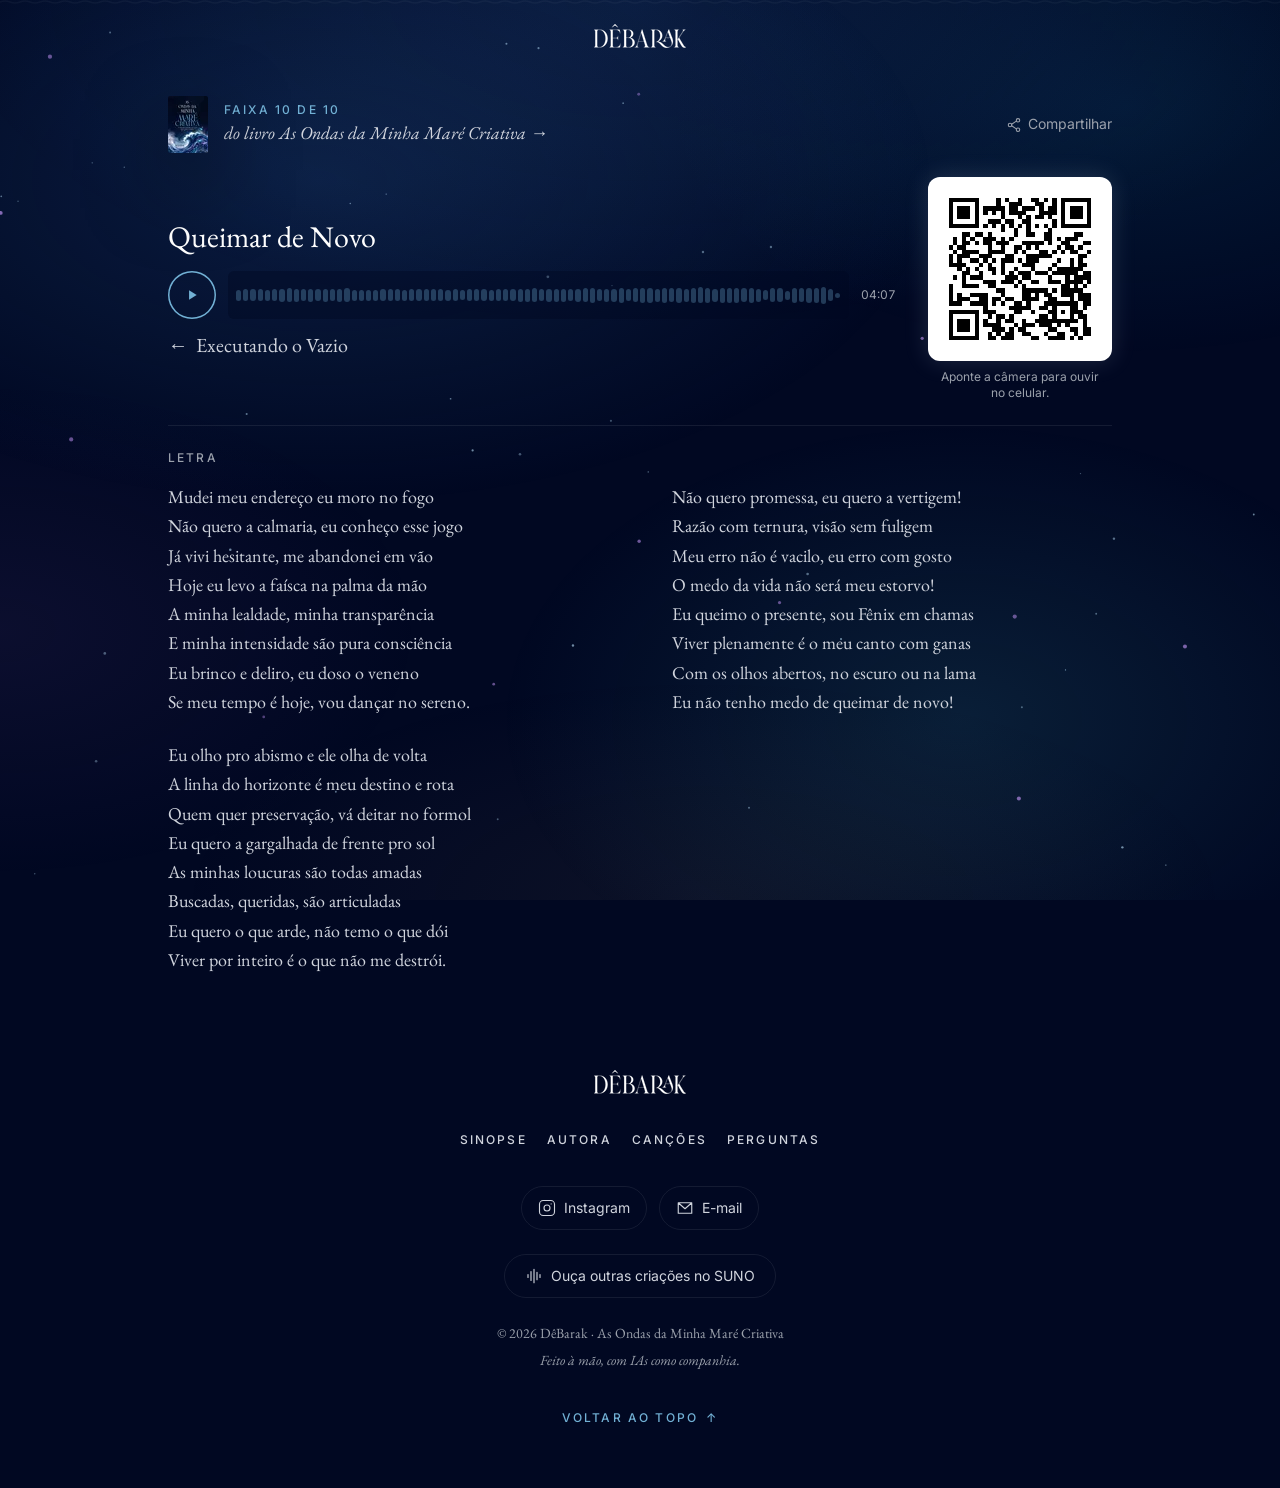
<file: t/10/index.html>
<!DOCTYPE html><html lang="pt-BR" data-astro-cid-ju4pidww><head><meta charset="UTF-8"><meta name="viewport" content="width=device-width, initial-scale=1.0, viewport-fit=cover"><meta name="description" content="Ouça “Queimar de Novo”, faixa 10 do livro As Ondas da Minha Maré Criativa, de DêBarak."><meta name="color-scheme" content="dark"><meta name="theme-color" content="#010822"><meta name="referrer" content="strict-origin-when-cross-origin"><link rel="canonical" href="https://www.debarak.com.br/t/10/"><link rel="alternate" hreflang="pt-BR" href="https://www.debarak.com.br/t/10/"><link rel="icon" type="image/svg+xml" href="/favicon.svg"><link rel="apple-touch-icon" href="/apple-touch-icon.png"><link rel="manifest" href="/manifest.webmanifest"><link rel="preload" href="/_astro/inter-latin-wght-normal.Dx4kXJAl.woff2" as="font" type="font/woff2" crossorigin><link rel="preload" href="/_astro/eb-garamond-latin-400-normal.BCNrxLz_.woff2" as="font" type="font/woff2" crossorigin><link rel="preload" href="/_astro/eb-garamond-latin-400-italic.DSEbMgZu.woff2" as="font" type="font/woff2" crossorigin><title>Queimar de Novo · As Ondas da Minha Maré Criativa</title><meta property="og:type" content="website"><meta property="og:site_name" content="DêBarak"><meta property="og:title" content="Queimar de Novo · As Ondas da Minha Maré Criativa"><meta property="og:description" content="Ouça “Queimar de Novo”, faixa 10 do livro As Ondas da Minha Maré Criativa, de DêBarak."><meta property="og:url" content="https://www.debarak.com.br/t/10/"><meta property="og:image" content="https://www.debarak.com.br/og/10.jpg"><meta property="og:image:width" content="1200"><meta property="og:image:height" content="630"><meta property="og:image:type" content="image/jpeg"><meta property="og:image:alt" content="Capa social da faixa 10, “Queimar de Novo”, do livro As Ondas da Minha Maré Criativa"><meta property="og:locale" content="pt_BR"><meta name="twitter:card" content="summary_large_image"><meta name="twitter:title" content="Queimar de Novo · As Ondas da Minha Maré Criativa"><meta name="twitter:description" content="Ouça “Queimar de Novo”, faixa 10 do livro As Ondas da Minha Maré Criativa, de DêBarak."><meta name="twitter:image" content="https://www.debarak.com.br/og/10.jpg"><meta name="twitter:image:alt" content="Capa social da faixa 10, “Queimar de Novo”, do livro As Ondas da Minha Maré Criativa"><script type="application/ld+json">{"@context":"https://schema.org","@type":"WebSite","@id":"https://www.debarak.com.br/#website","url":"https://www.debarak.com.br/","name":"As Ondas da Minha Maré Criativa","alternateName":"DêBarak","description":"Uma obra que une palavras, música e tecnologia para transformar sentimentos em canções e inspirar novas travessias.","inLanguage":"pt-BR","publisher":{"@id":"https://www.debarak.com.br/#author"},"about":{"@id":"https://www.debarak.com.br/#book"}}</script><script type="application/ld+json">{"@context":"https://schema.org","@type":"WebPage","@id":"https://www.debarak.com.br/t/10/#webpage","url":"https://www.debarak.com.br/t/10/","name":"Queimar de Novo · As Ondas da Minha Maré Criativa","description":"Ouça “Queimar de Novo”, faixa 10 do livro As Ondas da Minha Maré Criativa, de DêBarak.","inLanguage":"pt-BR","isPartOf":{"@id":"https://www.debarak.com.br/#website"},"about":{"@id":"https://www.debarak.com.br/#book"},"primaryImageOfPage":"https://www.debarak.com.br/og/10.jpg"}</script><script type="application/ld+json">{"@context":"https://schema.org","@type":"Book","@id":"https://www.debarak.com.br/#book","name":"As Ondas da Minha Maré Criativa","alternateName":"A trilha sonora de uma mulher comum","description":"Uma obra que une palavras, música e tecnologia para transformar sentimentos em canções e inspirar novas travessias.","inLanguage":"pt-BR","author":{"@id":"https://www.debarak.com.br/#author"},"hasPart":{"@id":"https://www.debarak.com.br/#album"},"image":"https://www.debarak.com.br/og-image.jpg","url":"https://www.debarak.com.br/"}</script><script type="application/ld+json">{"@context":"https://schema.org","@type":"Person","@id":"https://www.debarak.com.br/#author","name":"DêBarak","description":"DêBarak é goiana, aposentada e devota fervorosa da música popular brasileira. Cantora de chuveiro por vocação e exploradora de tecnologia por natureza.","url":"https://www.debarak.com.br/","image":"https://www.debarak.com.br/_astro/author-portrait.qljSDqZ9.jpg","nationality":"BR","knowsLanguage":"pt-BR","sameAs":["https://instagram.com/debarak.ondas","https://suno.com/@debarak"]}</script><script type="application/ld+json">{"@context":"https://schema.org","@type":"MusicRecording","@id":"https://www.debarak.com.br/t/10/","url":"https://www.debarak.com.br/t/10/","name":"Queimar de Novo","byArtist":{"@id":"https://www.debarak.com.br/#author"},"inAlbum":{"@id":"https://www.debarak.com.br/#album"},"duration":"PT4M7S","position":10,"audio":"https://www.debarak.com.br/audio/10-queimar-de-novo.mp3"}</script><script type="application/ld+json">{"@context":"https://schema.org","@type":"MusicAlbum","@id":"https://www.debarak.com.br/#album","name":"As Ondas da Minha Maré Criativa","url":"https://www.debarak.com.br/","byArtist":{"@id":"https://www.debarak.com.br/#author"},"numTracks":10,"inLanguage":"pt-BR"}</script><meta http-equiv="content-security-policy" content="default-src 'self';img-src 'self' data:;font-src 'self';media-src 'self';connect-src 'self';object-src 'none';base-uri 'self'; script-src 'self' 'sha256-BF0290pkb3jxQsE7z00xR8Imp8X34FLC88L0lkMnrGw=' 'sha256-QzWFZi+FLIx23tnm9SBU4aEgx4x8DsuASP07mfqol/c=' 'sha256-0chmwFk0zaA528yFfGV7J9ppIpdfTPPULncDF3WG7Zs=' 'sha256-eIXWvAmxkr251LJZkjniEK5LcPF3NkapbJepohwYRIc=' 'sha256-Q2BPg90ZMplYY+FSdApNErhpWafg2hcRRbndmvxuL/Q=' 'sha256-47DEQpj8HBSa+/TImW+5JCeuQeRkm5NMpJWZG3hSuFU='; style-src 'self' ; style-src-elem 'self' 'sha256-qaEx7Vb+wpoYmX73ArfFMrRZn6Dk8BVslhyM0B7ajPk=' 'sha256-47DEQpj8HBSa+/TImW+5JCeuQeRkm5NMpJWZG3hSuFU='; style-src-attr 'unsafe-inline';"><link rel="stylesheet" href="/_astro/Nav.CZeev84g.css"><style>.song-bar[data-astro-cid-2jauokcc]{background-color:var(--track-accent)}.song-scrub[data-astro-cid-2jauokcc]:focus-visible{box-shadow:0 0 0 2px var(--track-accent);outline:none}.song-dock[data-astro-cid-anvv26eo]{right:.75rem;bottom:calc(.75rem + env(safe-area-inset-bottom));z-index:40;background-color:color-mix(in srgb, var(--color-night-mid) 92%, transparent);backdrop-filter:blur(10px);box-shadow:inset 0 0 0 1px color-mix(in srgb, var(--color-cover-blue) 30%, transparent), var(--drop-shadow-book);visibility:hidden;transition:transform var(--duration-reveal) var(--ease-entrance), visibility var(--duration-reveal);border-radius:1.125rem;align-items:center;gap:.75rem;padding:.625rem .875rem .625rem .625rem;display:flex;position:fixed;left:.75rem;transform:translateY(calc(100% + 2rem))}.song-dock[data-astro-cid-anvv26eo][data-visible]{visibility:visible;transform:none}.dock-track[data-astro-cid-anvv26eo]{background-color:var(--color-surface-line);border-radius:2px;height:3px;margin-top:.4rem;display:block;overflow:hidden}.dock-fill[data-astro-cid-anvv26eo]{background-color:var(--track-accent);transform-origin:0;height:100%;display:block;transform:scaleX(0)}@media (width>=48rem){.song-dock[data-astro-cid-anvv26eo]{width:32rem;left:50%;right:auto;transform:translate(-50%,calc(100% + 2rem))}.song-dock[data-astro-cid-anvv26eo][data-visible]{transform:translate(-50%)}}@media (prefers-reduced-motion:reduce){.song-dock[data-astro-cid-anvv26eo]{transition:none}}
</style><script type="module" src="/_astro/page.CMFgH77u.js"></script></head><body id="top" class="flex min-h-svh flex-col" data-astro-cid-ju4pidww><a href="#main-content" class="bg-night-deep border-cover-blue text-cover-blue sr-only focus:not-sr-only focus:fixed focus:top-4 focus:left-4 focus:z-50 focus:rounded-md focus:border focus:px-4 focus:py-2 focus:text-sm focus:font-medium focus:outline-none" data-astro-cid-ju4pidww>Pular para o conteúdo</a><!-- Zero-sized, not display:none: url(#…) can't reliably resolve defs in a non-rendered subtree. --><svg width="0" height="0" aria-hidden="true" focusable="false" class="absolute" data-astro-cid-ju4pidww><defs data-astro-cid-ju4pidww><linearGradient id="wave-gradient" x1="0" y1="0" x2="1" y2="0" data-astro-cid-ju4pidww><stop offset="0%" style="stop-color: var(--color-nebula)" data-astro-cid-ju4pidww></stop><stop offset="55%" style="stop-color: var(--color-cover-blue)" data-astro-cid-ju4pidww></stop><stop offset="100%" style="stop-color: var(--color-moonlight)" data-astro-cid-ju4pidww></stop></linearGradient></defs></svg><div class="aurora-wash" data-anim aria-hidden="true" data-astro-cid-ju4pidww></div><div class="scroll-tide" aria-hidden="true" data-astro-cid-ju4pidww><div class="scroll-tide-fill" data-astro-cid-ju4pidww></div></div><div class="starfield pointer-events-none fixed inset-0 -z-10" data-anim aria-hidden="true" data-astro-cid-t34idrrz><svg class="absolute inset-0 h-full w-full" viewBox="0 0 100 100" preserveAspectRatio="xMidYMid slice" data-astro-cid-t34idrrz><g class="starfield-small" data-astro-cid-t34idrrz><circle cx="88.912" cy="91.989" r="0.054" fill="var(--color-star-cool)" opacity="0.342" data-astro-cid-t34idrrz></circle><circle cx="36.924" cy="50.031" r="0.087" fill="var(--color-star-cool)" opacity="0.581" data-astro-cid-t34idrrz></circle><circle cx="39.565" cy="18.259" r="0.08" fill="var(--color-star-cool)" opacity="0.517" data-astro-cid-t34idrrz></circle><circle cx="30.17" cy="30.006" r="0.052" fill="var(--color-star-cool)" opacity="0.55" data-astro-cid-t34idrrz></circle><circle cx="42.07" cy="18.604" r="0.083" fill="var(--color-star-cool)" opacity="0.481" data-astro-cid-t34idrrz></circle><circle cx="8.601" cy="17.387" r="0.074" fill="var(--color-star-cool)" opacity="0.409" data-astro-cid-t34idrrz></circle><circle cx="63.094" cy="59.689" r="0.104" fill="var(--color-star-cool)" opacity="0.434" data-astro-cid-t34idrrz></circle><circle cx="38.884" cy="78.843" r="0.074" fill="var(--color-star-cool)" opacity="0.356" data-astro-cid-t34idrrz></circle><circle cx="69.303" cy="8.182" r="0.063" fill="var(--color-star-cool)" opacity="0.576" data-astro-cid-t34idrrz></circle><circle cx="87.685" cy="81.04" r="0.092" fill="var(--color-star-cool)" opacity="0.592" data-astro-cid-t34idrrz></circle><circle cx="27.364" cy="30.749" r="0.06" fill="var(--color-star-cool)" opacity="0.506" data-astro-cid-t34idrrz></circle><circle cx="21.672" cy="90.643" r="0.107" fill="var(--color-star-cool)" opacity="0.417" data-astro-cid-t34idrrz></circle><circle cx="3.943" cy="94.056" r="0.074" fill="var(--color-star-cool)" opacity="0.426" data-astro-cid-t34idrrz></circle><circle cx="7.51" cy="74.321" r="0.101" fill="var(--color-star-cool)" opacity="0.331" data-astro-cid-t34idrrz></circle><circle cx="65.707" cy="64.772" r="0.087" fill="var(--color-star-cool)" opacity="0.534" data-astro-cid-t34idrrz></circle><circle cx="11.867" cy="98.74" r="0.052" fill="var(--color-star-cool)" opacity="0.534" data-astro-cid-t34idrrz></circle><circle cx="79.324" cy="9.561" r="0.077" fill="var(--color-star-cool)" opacity="0.431" data-astro-cid-t34idrrz></circle><circle cx="1.409" cy="30.566" r="0.061" fill="var(--color-star-cool)" opacity="0.326" data-astro-cid-t34idrrz></circle><circle cx="11.458" cy="95.09" r="0.084" fill="var(--color-star-cool)" opacity="0.318" data-astro-cid-t34idrrz></circle><circle cx="42.803" cy="36.466" r="0.108" fill="var(--color-star-cool)" opacity="0.507" data-astro-cid-t34idrrz></circle><circle cx="28.778" cy="88.028" r="0.09" fill="var(--color-star-cool)" opacity="0.393" data-astro-cid-t34idrrz></circle><circle cx="2.716" cy="83.107" r="0.052" fill="var(--color-star-cool)" opacity="0.376" data-astro-cid-t34idrrz></circle><circle cx="97.95" cy="55.039" r="0.073" fill="var(--color-star-cool)" opacity="0.557" data-astro-cid-t34idrrz></circle><circle cx="47.814" cy="37.156" r="0.054" fill="var(--color-star-cool)" opacity="0.435" data-astro-cid-t34idrrz></circle><circle cx="85.64" cy="62.791" r="0.075" fill="var(--color-star-cool)" opacity="0.41" data-astro-cid-t34idrrz></circle><circle cx="44.763" cy="65.278" r="0.094" fill="var(--color-star-cool)" opacity="0.582" data-astro-cid-t34idrrz></circle><circle cx="58.516" cy="77.951" r="0.073" fill="var(--color-star-cool)" opacity="0.451" data-astro-cid-t34idrrz></circle><circle cx="60.231" cy="34.141" r="0.092" fill="var(--color-star-cool)" opacity="0.418" data-astro-cid-t34idrrz></circle><circle cx="83.243" cy="67.184" r="0.05" fill="var(--color-star-cool)" opacity="0.582" data-astro-cid-t34idrrz></circle><circle cx="60.885" cy="10.412" r="0.088" fill="var(--color-star-cool)" opacity="0.443" data-astro-cid-t34idrrz></circle><circle cx="26.489" cy="97.158" r="0.105" fill="var(--color-star-cool)" opacity="0.402" data-astro-cid-t34idrrz></circle><circle cx="13.39" cy="60.757" r="0.061" fill="var(--color-star-cool)" opacity="0.557" data-astro-cid-t34idrrz></circle><circle cx="54.92" cy="34.54" r="0.097" fill="var(--color-star-cool)" opacity="0.41" data-astro-cid-t34idrrz></circle><circle cx="84.414" cy="51.842" r="0.052" fill="var(--color-star-cool)" opacity="0.36" data-astro-cid-t34idrrz></circle><circle cx="35.203" cy="45.996" r="0.067" fill="var(--color-star-cool)" opacity="0.507" data-astro-cid-t34idrrz></circle><circle cx="40.622" cy="50.335" r="0.101" fill="var(--color-star-cool)" opacity="0.352" data-astro-cid-t34idrrz></circle><circle cx="34.005" cy="98.192" r="0.055" fill="var(--color-star-cool)" opacity="0.594" data-astro-cid-t34idrrz></circle><circle cx="48.683" cy="22.902" r="0.068" fill="var(--color-star-cool)" opacity="0.433" data-astro-cid-t34idrrz></circle><circle cx="17.991" cy="57.796" r="0.1" fill="var(--color-star-cool)" opacity="0.569" data-astro-cid-t34idrrz></circle><circle cx="75.262" cy="36.209" r="0.052" fill="var(--color-star-cool)" opacity="0.502" data-astro-cid-t34idrrz></circle><circle cx="53.83" cy="91.474" r="0.064" fill="var(--color-star-cool)" opacity="0.333" data-astro-cid-t34idrrz></circle><circle cx="87.027" cy="56.924" r="0.094" fill="var(--color-star-cool)" opacity="0.461" data-astro-cid-t34idrrz></circle><circle cx="8.187" cy="65.893" r="0.105" fill="var(--color-star-cool)" opacity="0.386" data-astro-cid-t34idrrz></circle><circle cx="50.643" cy="51.713" r="0.054" fill="var(--color-star-cool)" opacity="0.508" data-astro-cid-t34idrrz></circle><circle cx="47.729" cy="47.719" r="0.084" fill="var(--color-star-cool)" opacity="0.327" data-astro-cid-t34idrrz></circle><circle cx="32.778" cy="87.243" r="0.092" fill="var(--color-star-cool)" opacity="0.544" data-astro-cid-t34idrrz></circle><circle cx="39.123" cy="3.619" r="0.1" fill="var(--color-star-cool)" opacity="0.358" data-astro-cid-t34idrrz></circle><circle cx="0.098" cy="30.18" r="0.068" fill="var(--color-star-cool)" opacity="0.469" data-astro-cid-t34idrrz></circle><circle cx="49.035" cy="0.26" r="0.075" fill="var(--color-star-cool)" opacity="0.378" data-astro-cid-t34idrrz></circle><circle cx="19.27" cy="47.192" r="0.081" fill="var(--color-star-cool)" opacity="0.483" data-astro-cid-t34idrrz></circle><circle cx="44.133" cy="4.309" r="0.107" fill="var(--color-star-cool)" opacity="0.586" data-astro-cid-t34idrrz></circle><circle cx="56.96" cy="4.944" r="0.052" fill="var(--color-star-cool)" opacity="0.486" data-astro-cid-t34idrrz></circle><circle cx="91.083" cy="82.431" r="0.057" fill="var(--color-star-cool)" opacity="0.583" data-astro-cid-t34idrrz></circle><circle cx="79.835" cy="70.103" r="0.081" fill="var(--color-star-cool)" opacity="0.378" data-astro-cid-t34idrrz></circle><circle cx="56.551" cy="1.294" r="0.085" fill="var(--color-star-cool)" opacity="0.57" data-astro-cid-t34idrrz></circle><circle cx="54.563" cy="9.337" r="0.088" fill="var(--color-star-cool)" opacity="0.359" data-astro-cid-t34idrrz></circle><circle cx="7.204" cy="27.565" r="0.05" fill="var(--color-star-cool)" opacity="0.445" data-astro-cid-t34idrrz></circle><circle cx="47.809" cy="89.311" r="0.052" fill="var(--color-star-cool)" opacity="0.328" data-astro-cid-t34idrrz></circle><circle cx="9.709" cy="27.909" r="0.054" fill="var(--color-star-cool)" opacity="0.409" data-astro-cid-t34idrrz></circle><circle cx="26.24" cy="76.693" r="0.075" fill="var(--color-star-cool)" opacity="0.487" data-astro-cid-t34idrrz></circle></g><g class="starfield-medium" data-astro-cid-t34idrrz><circle cx="92.575" cy="65.354" r="0.158" fill="var(--color-star-violet)" style="--star-opacity:0.675;--twinkle-delay:5.909s;--twinkle-duration:5.033s;" data-astro-cid-t34idrrz></circle><circle cx="12.501" cy="91.606" r="0.136" fill="var(--color-star-violet)" style="--star-opacity:0.518;--twinkle-delay:4.577s;--twinkle-duration:4.175s;" data-astro-cid-t34idrrz></circle><circle cx="31.5" cy="5.822" r="0.152" fill="var(--color-star-violet)" style="--star-opacity:0.747;--twinkle-delay:1.189s;--twinkle-duration:5.503s;" data-astro-cid-t34idrrz></circle><circle cx="82.907" cy="41.334" r="0.148" fill="var(--color-star-violet)" style="--star-opacity:0.428;--twinkle-delay:3.746s;--twinkle-duration:6.35s;" data-astro-cid-t34idrrz></circle><circle cx="0.055" cy="31.475" r="0.154" fill="var(--color-star-violet)" style="--star-opacity:0.729;--twinkle-delay:2.247s;--twinkle-duration:4.048s;" data-astro-cid-t34idrrz></circle><circle cx="16.277" cy="9.579" r="0.108" fill="var(--color-star-violet)" style="--star-opacity:0.715;--twinkle-delay:4.692s;--twinkle-duration:3.931s;" data-astro-cid-t34idrrz></circle><circle cx="64.906" cy="8.98" r="0.131" fill="var(--color-star-violet)" style="--star-opacity:0.503;--twinkle-delay:1.082s;--twinkle-duration:3.333s;" data-astro-cid-t34idrrz></circle><circle cx="79.276" cy="63.011" r="0.164" fill="var(--color-star-violet)" style="--star-opacity:0.56;--twinkle-delay:5.417s;--twinkle-duration:3.587s;" data-astro-cid-t34idrrz></circle><circle cx="92.719" cy="5.004" r="0.146" fill="var(--color-star-violet)" style="--star-opacity:0.653;--twinkle-delay:1.696s;--twinkle-duration:6.026s;" data-astro-cid-t34idrrz></circle><circle cx="38.571" cy="68.293" r="0.107" fill="var(--color-star-violet)" style="--star-opacity:0.549;--twinkle-delay:3.919s;--twinkle-duration:3.984s;" data-astro-cid-t34idrrz></circle><circle cx="50.163" cy="86.213" r="0.167" fill="var(--color-star-violet)" style="--star-opacity:0.713;--twinkle-delay:2.087s;--twinkle-duration:6.793s;" data-astro-cid-t34idrrz></circle><circle cx="60.829" cy="92.095" r="0.176" fill="var(--color-star-violet)" style="--star-opacity:0.563;--twinkle-delay:4.199s;--twinkle-duration:3.788s;" data-astro-cid-t34idrrz></circle><circle cx="3.903" cy="19.273" r="0.165" fill="var(--color-star-violet)" style="--star-opacity:0.565;--twinkle-delay:0.256s;--twinkle-duration:4.301s;" data-astro-cid-t34idrrz></circle><circle cx="12.717" cy="1.082" r="0.162" fill="var(--color-star-violet)" style="--star-opacity:0.486;--twinkle-delay:4.257s;--twinkle-duration:5.666s;" data-astro-cid-t34idrrz></circle><circle cx="20.605" cy="70.853" r="0.109" fill="var(--color-star-violet)" style="--star-opacity:0.443;--twinkle-delay:0.202s;--twinkle-duration:5.216s;" data-astro-cid-t34idrrz></circle><circle cx="60.901" cy="61.92" r="0.125" fill="var(--color-star-violet)" style="--star-opacity:0.552;--twinkle-delay:2.092s;--twinkle-duration:4.284s;" data-astro-cid-t34idrrz></circle><circle cx="66.938" cy="7.617" r="0.15" fill="var(--color-star-violet)" style="--star-opacity:0.58;--twinkle-delay:5.927s;--twinkle-duration:4.205s;" data-astro-cid-t34idrrz></circle><circle cx="72.048" cy="41.277" r="0.125" fill="var(--color-star-violet)" style="--star-opacity:0.644;--twinkle-delay:1.705s;--twinkle-duration:6.31s;" data-astro-cid-t34idrrz></circle><circle cx="9.566" cy="96.233" r="0.168" fill="var(--color-star-violet)" style="--star-opacity:0.51;--twinkle-delay:3.429s;--twinkle-duration:3.935s;" data-astro-cid-t34idrrz></circle><circle cx="12.825" cy="5.819" r="0.131" fill="var(--color-star-violet)" style="--star-opacity:0.645;--twinkle-delay:1.096s;--twinkle-duration:6.411s;" data-astro-cid-t34idrrz></circle><circle cx="15.158" cy="3.368" r="0.133" fill="var(--color-star-violet)" style="--star-opacity:0.466;--twinkle-delay:2.709s;--twinkle-duration:3.072s;" data-astro-cid-t34idrrz></circle><circle cx="49.898" cy="22.213" r="0.114" fill="var(--color-star-violet)" style="--star-opacity:0.439;--twinkle-delay:4.265s;--twinkle-duration:3.252s;" data-astro-cid-t34idrrz></circle><circle cx="50.379" cy="95.688" r="0.104" fill="var(--color-star-violet)" style="--star-opacity:0.681;--twinkle-delay:1.766s;--twinkle-duration:4.283s;" data-astro-cid-t34idrrz></circle><circle cx="49.934" cy="57.126" r="0.133" fill="var(--color-star-violet)" style="--star-opacity:0.609;--twinkle-delay:3.212s;--twinkle-duration:3.5s;" data-astro-cid-t34idrrz></circle><circle cx="81.896" cy="39.86" r="0.142" fill="var(--color-star-violet)" style="--star-opacity:0.689;--twinkle-delay:4.602s;--twinkle-duration:6.235s;" data-astro-cid-t34idrrz></circle><circle cx="79.6" cy="77.224" r="0.159" fill="var(--color-star-violet)" style="--star-opacity:0.688;--twinkle-delay:1.936s;--twinkle-duration:5.822s;" data-astro-cid-t34idrrz></circle><circle cx="76.377" cy="2.55" r="0.126" fill="var(--color-star-violet)" style="--star-opacity:0.723;--twinkle-delay:3.215s;--twinkle-duration:3.595s;" data-astro-cid-t34idrrz></circle><circle cx="5.562" cy="49.173" r="0.162" fill="var(--color-star-violet)" style="--star-opacity:0.56;--twinkle-delay:4.438s;--twinkle-duration:4.885s;" data-astro-cid-t34idrrz></circle></g></svg></div><header class="absolute inset-x-0 top-0 z-30"><div class="page-container flex items-center justify-center pt-[calc(1.5rem+env(safe-area-inset-top))] pb-6"><!-- `-m-2 p-2` enlarges the tap target without changing layout. --><a href="/" class="-m-2 flex items-center p-2 transition-opacity active:opacity-70" aria-label="DêBarak"><img src="/_astro/wordmark.DsOjPOXy_Z1fRK1r.webp" srcset="/_astro/wordmark.DsOjPOXy_Z1fRK1r.webp 1x, /_astro/wordmark.DsOjPOXy_O6jW4.webp 2x" alt loading="eager" decoding="async" width="92" height="24" class="h-5 w-auto md:h-6"></a></div></header><!-- `min-h-full` on a child computes to zero here (main's height is auto); use `centerMain`. --><main id="main-content" class="flex-1 flex flex-col" data-astro-cid-ju4pidww><div class="flex flex-1 flex-col"><section class="page-container my-auto flex w-full flex-col gap-4 pt-20 pb-6 md:gap-6 md:pt-24 md:pb-12"><div class="flex flex-col items-start gap-3 md:flex-row md:items-center md:justify-between md:gap-4"><a href="/" class="group flex min-w-0 items-center gap-4"><img src="/_astro/book-cover.D2BoXesk_Z4ji7c.webp" srcset="/_astro/book-cover.D2BoXesk_Z1hbP4J.webp 40w, /_astro/book-cover.D2BoXesk_Z12WPbr.webp 80w" alt sizes="40px" loading="lazy" decoding="async" width="1080" height="1526" class="drop-shadow-book hidden h-auto w-10 rounded-xs md:block"><span class="flex flex-col"><span class="eyebrow text-cover-blue">Faixa 10 de 10</span><span class="group-hover:text-cover-blue font-serif text-base text-neutral-300 italic transition-colors md:text-lg">do livro As Ondas da Minha Maré Criativa →</span></span></a><!-- `-m-3 p-3` enlarges the tap target without changing layout. --><button type="button" data-track-share data-share-title="Queimar de Novo" class="hover:text-cover-blue -m-3 flex shrink-0 items-center gap-1.5 p-3 text-sm text-neutral-400 transition-colors" aria-label="Compartilhar Queimar de Novo"><svg width="16" height="16" viewBox="0 0 24 24" fill="none" stroke="currentColor" stroke-width="1.6" stroke-linecap="round" stroke-linejoin="round" aria-hidden="true"><circle cx="18" cy="5" r="2.6"></circle><circle cx="6" cy="12" r="2.6"></circle><circle cx="18" cy="19" r="2.6"></circle><line x1="8.5" y1="10.8" x2="15.5" y2="6.2"></line><line x1="8.5" y1="13.2" x2="15.5" y2="17.8"></line></svg><span data-share-label aria-live="polite">Compartilhar</span></button></div><article class="song-slide track-tinted"><div class="flex flex-col gap-6"><div class="flex flex-col gap-4 md:flex-row md:items-center md:gap-8"><div class="flex min-w-0 flex-1 flex-col gap-4"><h1 class="font-serif text-2xl text-white md:text-3xl">Queimar de Novo</h1><div class="flex flex-col gap-3" data-astro-cid-2jauokcc><audio id="track-10" preload="none" src="/audio/10-queimar-de-novo.mp3" data-track-number="10" data-astro-cid-2jauokcc></audio><div class="flex items-center gap-3" data-astro-cid-2jauokcc><button type="button" class="song-play-btn play-ring flex h-11 w-11 shrink-0 items-center justify-center rounded-full md:h-12 md:w-12" data-audio-target="track-10" data-state="idle" data-song-label="Queimar de Novo" data-song-artist="DêBarak" data-song-album="As Ondas da Minha Maré Criativa" data-song-artwork="/_astro/book-cover.D2BoXesk.jpg" data-song-artwork-sizes="1080x1526" aria-label="Ouvir Queimar de Novo" data-astro-cid-2jauokcc><svg class="play-icon" width="14" height="14" viewBox="0 0 24 24" fill="currentColor" aria-hidden="true"><path d="M7 4l13 8-13 8z"></path></svg><svg class="pause-icon" width="14" height="14" viewBox="0 0 24 24" fill="currentColor" aria-hidden="true"><path d="M6 4h4v16H6zM14 4h4v16h-4z"></path></svg><svg class="loading-icon" width="14" height="14" viewBox="0 0 24 24" fill="none" aria-hidden="true"><circle cx="12" cy="12" r="9" stroke="currentColor" stroke-width="2.5" opacity="0.25"></circle><path d="M21 12a9 9 0 0 0-9-9" stroke="currentColor" stroke-width="2.5" stroke-linecap="round"></path></svg></button><div class="song-scrub bg-night-deep/40 hover:bg-night-deep/60 flex h-11 flex-1 cursor-pointer touch-pan-y items-center gap-px overflow-hidden sm:gap-[2px] rounded-md px-2 transition-colors outline-none md:h-12" data-song-scrub role="slider" tabindex="0" aria-label="Posição em Queimar de Novo. Setas movem 5 segundos." aria-valuemin="0" aria-valuemax="100" aria-valuenow="0" aria-valuetext="0:00" aria-orientation="horizontal" data-astro-cid-2jauokcc><span class="song-bar min-w-0 flex-1 rounded-full" style="height:11px;opacity:0.3;" data-base-height="11" data-astro-cid-2jauokcc></span><span class="song-bar min-w-0 flex-1 rounded-full" style="height:12px;opacity:0.3;" data-base-height="12" data-astro-cid-2jauokcc></span><span class="song-bar min-w-0 flex-1 rounded-full" style="height:12px;opacity:0.3;" data-base-height="12" data-astro-cid-2jauokcc></span><span class="song-bar min-w-0 flex-1 rounded-full" style="height:12px;opacity:0.3;" data-base-height="12" data-astro-cid-2jauokcc></span><span class="song-bar min-w-0 flex-1 rounded-full" style="height:11px;opacity:0.3;" data-base-height="11" data-astro-cid-2jauokcc></span><span class="song-bar min-w-0 flex-1 rounded-full" style="height:12px;opacity:0.3;" data-base-height="12" data-astro-cid-2jauokcc></span><span class="song-bar min-w-0 flex-1 rounded-full" style="height:13px;opacity:0.3;" data-base-height="13" data-astro-cid-2jauokcc></span><span class="song-bar min-w-0 flex-1 rounded-full" style="height:14px;opacity:0.3;" data-base-height="14" data-astro-cid-2jauokcc></span><span class="song-bar min-w-0 flex-1 rounded-full" style="height:13px;opacity:0.3;" data-base-height="13" data-astro-cid-2jauokcc></span><span class="song-bar min-w-0 flex-1 rounded-full" style="height:12px;opacity:0.3;" data-base-height="12" data-astro-cid-2jauokcc></span><span class="song-bar min-w-0 flex-1 rounded-full" style="height:13px;opacity:0.3;" data-base-height="13" data-astro-cid-2jauokcc></span><span class="song-bar min-w-0 flex-1 rounded-full" style="height:12px;opacity:0.3;" data-base-height="12" data-astro-cid-2jauokcc></span><span class="song-bar min-w-0 flex-1 rounded-full" style="height:13px;opacity:0.3;" data-base-height="13" data-astro-cid-2jauokcc></span><span class="song-bar min-w-0 flex-1 rounded-full" style="height:12px;opacity:0.3;" data-base-height="12" data-astro-cid-2jauokcc></span><span class="song-bar min-w-0 flex-1 rounded-full" style="height:13px;opacity:0.3;" data-base-height="13" data-astro-cid-2jauokcc></span><span class="song-bar min-w-0 flex-1 rounded-full" style="height:14px;opacity:0.3;" data-base-height="14" data-astro-cid-2jauokcc></span><span class="song-bar min-w-0 flex-1 rounded-full" style="height:11px;opacity:0.3;" data-base-height="11" data-astro-cid-2jauokcc></span><span class="song-bar min-w-0 flex-1 rounded-full" style="height:11px;opacity:0.3;" data-base-height="11" data-astro-cid-2jauokcc></span><span class="song-bar min-w-0 flex-1 rounded-full" style="height:11px;opacity:0.3;" data-base-height="11" data-astro-cid-2jauokcc></span><span class="song-bar min-w-0 flex-1 rounded-full" style="height:11px;opacity:0.3;" data-base-height="11" data-astro-cid-2jauokcc></span><span class="song-bar min-w-0 flex-1 rounded-full" style="height:12px;opacity:0.3;" data-base-height="12" data-astro-cid-2jauokcc></span><span class="song-bar min-w-0 flex-1 rounded-full" style="height:12px;opacity:0.3;" data-base-height="12" data-astro-cid-2jauokcc></span><span class="song-bar min-w-0 flex-1 rounded-full" style="height:12px;opacity:0.3;" data-base-height="12" data-astro-cid-2jauokcc></span><span class="song-bar min-w-0 flex-1 rounded-full" style="height:11px;opacity:0.3;" data-base-height="11" data-astro-cid-2jauokcc></span><span class="song-bar min-w-0 flex-1 rounded-full" style="height:12px;opacity:0.3;" data-base-height="12" data-astro-cid-2jauokcc></span><span class="song-bar min-w-0 flex-1 rounded-full" style="height:12px;opacity:0.3;" data-base-height="12" data-astro-cid-2jauokcc></span><span class="song-bar min-w-0 flex-1 rounded-full" style="height:12px;opacity:0.3;" data-base-height="12" data-astro-cid-2jauokcc></span><span class="song-bar min-w-0 flex-1 rounded-full" style="height:12px;opacity:0.3;" data-base-height="12" data-astro-cid-2jauokcc></span><span class="song-bar min-w-0 flex-1 rounded-full" style="height:12px;opacity:0.3;" data-base-height="12" data-astro-cid-2jauokcc></span><span class="song-bar min-w-0 flex-1 rounded-full" style="height:11px;opacity:0.3;" data-base-height="11" data-astro-cid-2jauokcc></span><span class="song-bar min-w-0 flex-1 rounded-full" style="height:12px;opacity:0.3;" data-base-height="12" data-astro-cid-2jauokcc></span><span class="song-bar min-w-0 flex-1 rounded-full" style="height:10px;opacity:0.3;" data-base-height="10" data-astro-cid-2jauokcc></span><span class="song-bar min-w-0 flex-1 rounded-full" style="height:12px;opacity:0.3;" data-base-height="12" data-astro-cid-2jauokcc></span><span class="song-bar min-w-0 flex-1 rounded-full" style="height:12px;opacity:0.3;" data-base-height="12" data-astro-cid-2jauokcc></span><span class="song-bar min-w-0 flex-1 rounded-full" style="height:12px;opacity:0.3;" data-base-height="12" data-astro-cid-2jauokcc></span><span class="song-bar min-w-0 flex-1 rounded-full" style="height:11px;opacity:0.3;" data-base-height="11" data-astro-cid-2jauokcc></span><span class="song-bar min-w-0 flex-1 rounded-full" style="height:12px;opacity:0.3;" data-base-height="12" data-astro-cid-2jauokcc></span><span class="song-bar min-w-0 flex-1 rounded-full" style="height:12px;opacity:0.3;" data-base-height="12" data-astro-cid-2jauokcc></span><span class="song-bar min-w-0 flex-1 rounded-full" style="height:12px;opacity:0.3;" data-base-height="12" data-astro-cid-2jauokcc></span><span class="song-bar min-w-0 flex-1 rounded-full" style="height:13px;opacity:0.3;" data-base-height="13" data-astro-cid-2jauokcc></span><span class="song-bar min-w-0 flex-1 rounded-full" style="height:13px;opacity:0.3;" data-base-height="13" data-astro-cid-2jauokcc></span><span class="song-bar min-w-0 flex-1 rounded-full" style="height:14px;opacity:0.3;" data-base-height="14" data-astro-cid-2jauokcc></span><span class="song-bar min-w-0 flex-1 rounded-full" style="height:12px;opacity:0.3;" data-base-height="12" data-astro-cid-2jauokcc></span><span class="song-bar min-w-0 flex-1 rounded-full" style="height:13px;opacity:0.3;" data-base-height="13" data-astro-cid-2jauokcc></span><span class="song-bar min-w-0 flex-1 rounded-full" style="height:13px;opacity:0.3;" data-base-height="13" data-astro-cid-2jauokcc></span><span class="song-bar min-w-0 flex-1 rounded-full" style="height:13px;opacity:0.3;" data-base-height="13" data-astro-cid-2jauokcc></span><span class="song-bar min-w-0 flex-1 rounded-full" style="height:12px;opacity:0.3;" data-base-height="12" data-astro-cid-2jauokcc></span><span class="song-bar min-w-0 flex-1 rounded-full" style="height:13px;opacity:0.3;" data-base-height="13" data-astro-cid-2jauokcc></span><span class="song-bar min-w-0 flex-1 rounded-full" style="height:14px;opacity:0.3;" data-base-height="14" data-astro-cid-2jauokcc></span><span class="song-bar min-w-0 flex-1 rounded-full" style="height:15px;opacity:0.3;" data-base-height="15" data-astro-cid-2jauokcc></span><span class="song-bar min-w-0 flex-1 rounded-full" style="height:12px;opacity:0.3;" data-base-height="12" data-astro-cid-2jauokcc></span><span class="song-bar min-w-0 flex-1 rounded-full" style="height:13px;opacity:0.3;" data-base-height="13" data-astro-cid-2jauokcc></span><span class="song-bar min-w-0 flex-1 rounded-full" style="height:13px;opacity:0.3;" data-base-height="13" data-astro-cid-2jauokcc></span><span class="song-bar min-w-0 flex-1 rounded-full" style="height:15px;opacity:0.3;" data-base-height="15" data-astro-cid-2jauokcc></span><span class="song-bar min-w-0 flex-1 rounded-full" style="height:12px;opacity:0.3;" data-base-height="12" data-astro-cid-2jauokcc></span><span class="song-bar min-w-0 flex-1 rounded-full" style="height:14px;opacity:0.3;" data-base-height="14" data-astro-cid-2jauokcc></span><span class="song-bar min-w-0 flex-1 rounded-full" style="height:15px;opacity:0.3;" data-base-height="15" data-astro-cid-2jauokcc></span><span class="song-bar min-w-0 flex-1 rounded-full" style="height:15px;opacity:0.3;" data-base-height="15" data-astro-cid-2jauokcc></span><span class="song-bar min-w-0 flex-1 rounded-full" style="height:13px;opacity:0.3;" data-base-height="13" data-astro-cid-2jauokcc></span><span class="song-bar min-w-0 flex-1 rounded-full" style="height:15px;opacity:0.3;" data-base-height="15" data-astro-cid-2jauokcc></span><span class="song-bar min-w-0 flex-1 rounded-full" style="height:14px;opacity:0.3;" data-base-height="14" data-astro-cid-2jauokcc></span><span class="song-bar min-w-0 flex-1 rounded-full" style="height:15px;opacity:0.3;" data-base-height="15" data-astro-cid-2jauokcc></span><span class="song-bar min-w-0 flex-1 rounded-full" style="height:13px;opacity:0.3;" data-base-height="13" data-astro-cid-2jauokcc></span><span class="song-bar min-w-0 flex-1 rounded-full" style="height:15px;opacity:0.3;" data-base-height="15" data-astro-cid-2jauokcc></span><span class="song-bar min-w-0 flex-1 rounded-full" style="height:16px;opacity:0.3;" data-base-height="16" data-astro-cid-2jauokcc></span><span class="song-bar min-w-0 flex-1 rounded-full" style="height:15px;opacity:0.3;" data-base-height="15" data-astro-cid-2jauokcc></span><span class="song-bar min-w-0 flex-1 rounded-full" style="height:13px;opacity:0.3;" data-base-height="13" data-astro-cid-2jauokcc></span><span class="song-bar min-w-0 flex-1 rounded-full" style="height:15px;opacity:0.3;" data-base-height="15" data-astro-cid-2jauokcc></span><span class="song-bar min-w-0 flex-1 rounded-full" style="height:15px;opacity:0.3;" data-base-height="15" data-astro-cid-2jauokcc></span><span class="song-bar min-w-0 flex-1 rounded-full" style="height:15px;opacity:0.3;" data-base-height="15" data-astro-cid-2jauokcc></span><span class="song-bar min-w-0 flex-1 rounded-full" style="height:14px;opacity:0.3;" data-base-height="14" data-astro-cid-2jauokcc></span><span class="song-bar min-w-0 flex-1 rounded-full" style="height:15px;opacity:0.3;" data-base-height="15" data-astro-cid-2jauokcc></span><span class="song-bar min-w-0 flex-1 rounded-full" style="height:13px;opacity:0.3;" data-base-height="13" data-astro-cid-2jauokcc></span><span class="song-bar min-w-0 flex-1 rounded-full" style="height:10px;opacity:0.3;" data-base-height="10" data-astro-cid-2jauokcc></span><span class="song-bar min-w-0 flex-1 rounded-full" style="height:14px;opacity:0.3;" data-base-height="14" data-astro-cid-2jauokcc></span><span class="song-bar min-w-0 flex-1 rounded-full" style="height:14px;opacity:0.3;" data-base-height="14" data-astro-cid-2jauokcc></span><span class="song-bar min-w-0 flex-1 rounded-full" style="height:9px;opacity:0.3;" data-base-height="9" data-astro-cid-2jauokcc></span><span class="song-bar min-w-0 flex-1 rounded-full" style="height:15px;opacity:0.3;" data-base-height="15" data-astro-cid-2jauokcc></span><span class="song-bar min-w-0 flex-1 rounded-full" style="height:14px;opacity:0.3;" data-base-height="14" data-astro-cid-2jauokcc></span><span class="song-bar min-w-0 flex-1 rounded-full" style="height:15px;opacity:0.3;" data-base-height="15" data-astro-cid-2jauokcc></span><span class="song-bar min-w-0 flex-1 rounded-full" style="height:15px;opacity:0.3;" data-base-height="15" data-astro-cid-2jauokcc></span><span class="song-bar min-w-0 flex-1 rounded-full" style="height:17px;opacity:0.3;" data-base-height="17" data-astro-cid-2jauokcc></span><span class="song-bar min-w-0 flex-1 rounded-full" style="height:12px;opacity:0.3;" data-base-height="12" data-astro-cid-2jauokcc></span><span class="song-bar min-w-0 flex-1 rounded-full" style="height:5px;opacity:0.3;" data-base-height="5" data-astro-cid-2jauokcc></span></div><span class="shrink-0 text-xs text-neutral-400 tabular-nums" data-astro-cid-2jauokcc>04:07</span></div><p data-song-error class="hidden text-xs text-red-300" role="alert" data-astro-cid-2jauokcc></p><nav aria-label="Outras faixas" class="flex flex-col gap-1.5 sm:flex-row sm:items-center sm:justify-between sm:gap-4" data-astro-cid-2jauokcc><a href="/t/09/" class="hover:text-cover-blue -my-2 flex max-w-full min-w-0 items-center gap-2 self-start py-2 font-serif text-lg text-neutral-300 transition-colors sm:self-auto md:text-xl" aria-label="Faixa anterior: Executando o Vazio" data-astro-cid-2jauokcc><span aria-hidden="true" data-astro-cid-2jauokcc>←</span><span class="truncate" data-astro-cid-2jauokcc>Executando o Vazio</span></a><span class="hidden sm:block" data-astro-cid-2jauokcc></span></nav></div></div><figure class="hidden shrink-0 flex-col items-center gap-2 md:flex"><div class="qr-plate rounded-xl bg-white p-3"><img src="/qr/10.svg" width="160" height="160" loading="lazy" alt="QR code que abre a página de Queimar de Novo" class="h-40 w-40"></div><figcaption class="max-w-40 text-center text-xs text-neutral-400">Aponte a câmera para ouvir no celular.</figcaption></figure></div><div class="border-surface-border border-t pt-5 md:pt-6"><div data-song-lyrics class="min-w-0"><p class="eyebrow mb-4 text-neutral-400">Letra</p><div class="lg:columns-2 lg:gap-x-16"><p class="mb-6 break-inside-avoid font-serif text-lg leading-snug text-neutral-300 last:mb-0 md:leading-relaxed"><span class="block pl-4 -indent-4">Mudei meu endereço eu moro no fogo</span><span class="block pl-4 -indent-4">Não quero a calmaria, eu conheço esse jogo</span><span class="block pl-4 -indent-4">Já vivi hesitante, me abandonei em vão</span><span class="block pl-4 -indent-4">Hoje eu levo a faísca na palma da mão</span><span class="block pl-4 -indent-4">A minha lealdade, minha transparência</span><span class="block pl-4 -indent-4">E minha intensidade são pura consciência</span><span class="block pl-4 -indent-4">Eu brinco e deliro, eu doso o veneno</span><span class="block pl-4 -indent-4">Se meu tempo é hoje, vou dançar no sereno.</span></p><p class="mb-6 break-inside-avoid font-serif text-lg leading-snug text-neutral-300 last:mb-0 md:leading-relaxed"><span class="block pl-4 -indent-4">Eu olho pro abismo e ele olha de volta</span><span class="block pl-4 -indent-4">A linha do horizonte é meu destino e rota</span><span class="block pl-4 -indent-4">Quem quer preservação, vá deitar no formol</span><span class="block pl-4 -indent-4">Eu quero a gargalhada de frente pro sol</span><span class="block pl-4 -indent-4">As minhas loucuras são todas amadas</span><span class="block pl-4 -indent-4">Buscadas, queridas, são articuladas</span><span class="block pl-4 -indent-4">Eu quero o que arde, não temo o que dói</span><span class="block pl-4 -indent-4">Viver por inteiro é o que não me destrói.</span></p><p class="mb-6 break-inside-avoid font-serif text-lg leading-snug text-neutral-300 last:mb-0 md:leading-relaxed"><span class="block pl-4 -indent-4">Não quero promessa, eu quero a vertigem!</span><span class="block pl-4 -indent-4">Razão com ternura, visão sem fuligem</span><span class="block pl-4 -indent-4">Meu erro não é vacilo, eu erro com gosto</span><span class="block pl-4 -indent-4">O medo da vida não será meu estorvo!</span><span class="block pl-4 -indent-4">Eu queimo o presente, sou Fênix em chamas</span><span class="block pl-4 -indent-4">Viver plenamente é o meu canto com ganas</span><span class="block pl-4 -indent-4">Com os olhos abertos, no escuro ou na lama</span><span class="block pl-4 -indent-4">Eu não tenho medo de queimar de novo!</span></p></div></div></div></div></article></section><div data-song-dock class="song-dock track-tinted" data-astro-cid-anvv26eo><button type="button" data-dock-toggle data-state="idle" class="play-ring flex h-11 w-11 flex-none items-center justify-center rounded-full" aria-label="Ouvir Queimar de Novo" data-astro-cid-anvv26eo><svg class="play-icon" width="14" height="14" viewBox="0 0 24 24" fill="currentColor" aria-hidden="true"><path d="M7 4l13 8-13 8z"></path></svg><svg class="pause-icon" width="14" height="14" viewBox="0 0 24 24" fill="currentColor" aria-hidden="true"><path d="M6 4h4v16H6zM14 4h4v16h-4z"></path></svg></button><span class="min-w-0 flex-1" data-astro-cid-anvv26eo><span class="block truncate font-serif text-lg text-white" data-astro-cid-anvv26eo>Queimar de Novo</span><span class="dock-track" aria-hidden="true" data-astro-cid-anvv26eo><span data-dock-fill class="dock-fill" data-astro-cid-anvv26eo></span></span></span><span class="shrink-0 text-xs text-neutral-400 tabular-nums" data-astro-cid-anvv26eo>04:07</span></div><script type="module" src="/_astro/SongDock.astro_astro_type_script_index_0_lang.Bu8l3_A1.js"></script></div></main><!-- `w-full` is required: in the body flex column, auto margins would shrink the footer to fit-content. --><footer class="page-container w-full pt-6 pb-[calc(1.5rem+env(safe-area-inset-bottom))] md:pt-12 md:pb-[calc(3rem+env(safe-area-inset-bottom))]"><div class="flex flex-col items-center justify-center gap-4 text-center md:gap-6"><div class="hidden md:block"><!-- `-m-2 p-2` enlarges the tap target without changing layout. --><a href="#top" class="-m-2 flex items-center p-2 transition-opacity active:opacity-70" aria-label="DêBarak"><img src="/_astro/wordmark.DsOjPOXy_Z1fRK1r.webp" srcset="/_astro/wordmark.DsOjPOXy_Z1fRK1r.webp 1x, /_astro/wordmark.DsOjPOXy_O6jW4.webp 2x" alt loading="eager" decoding="async" width="92" height="24" class="h-5 w-auto md:h-6"></a></div><nav aria-label="Seções" class="hidden flex-wrap justify-center gap-x-5 md:flex"><a href="/#sinopse" class="eyebrow hover:text-cover-blue inline-flex min-h-11 items-center transition-colors">Sinopse</a><a href="/#autora" class="eyebrow hover:text-cover-blue inline-flex min-h-11 items-center transition-colors">Autora</a><a href="/#cancoes" class="eyebrow hover:text-cover-blue inline-flex min-h-11 items-center transition-colors">Canções</a><a href="/#perguntas" class="eyebrow hover:text-cover-blue inline-flex min-h-11 items-center transition-colors">Perguntas</a></nav><ul class="flex items-center gap-3"><li><a href="https://instagram.com/debarak.ondas" aria-label="Instagram (abre em nova aba)" title="Instagram" target="_blank" rel="noopener noreferrer" class="pill-link"><svg width="18" height="18" viewBox="0 0 24 24" fill="none" aria-hidden="true"><path d="M7 2h10a5 5 0 0 1 5 5v10a5 5 0 0 1-5 5H7a5 5 0 0 1-5-5V7a5 5 0 0 1 5-5z M12 8a4 4 0 1 0 0 8 4 4 0 0 0 0-8z M17.5 6.5h0.01" stroke="currentColor" stroke-width="1.5" stroke-linecap="round" stroke-linejoin="round"></path></svg><span>Instagram</span></a></li><li><a href="mailto:contato@debarak.com.br" aria-label="E-mail (abre em nova aba)" title="E-mail" target="_blank" rel="noopener noreferrer" class="pill-link"><svg width="18" height="18" viewBox="0 0 24 24" fill="none" aria-hidden="true"><path d="M3 5h18v14H3z M3 5l9 8 9-8" stroke="currentColor" stroke-width="1.5" stroke-linecap="round" stroke-linejoin="round"></path></svg><span>E-mail</span></a></li></ul><a href="https://suno.com/@debarak" target="_blank" rel="noopener noreferrer" class="pill-link px-5"><svg width="18" height="18" viewBox="0 0 24 24" fill="none" aria-hidden="true"><path d="M4 10v4 M8 6v12 M12 3v18 M16 7v10 M20 10v4" stroke="currentColor" stroke-width="1.5" stroke-linecap="round" stroke-linejoin="round"></path></svg><span>Ouça outras criações no SUNO<span class="sr-only"> (abre em nova aba)</span></span></a><div class="flex flex-col gap-1"><p class="font-serif text-sm text-neutral-400">© 2026 DêBarak · As Ondas da Minha Maré Criativa</p><p class="font-serif text-sm text-neutral-400 italic">Feito à mão, com IAs como companhia.</p></div><a href="#top" class="eyebrow text-cover-blue hidden min-h-11 items-center gap-2 transition-opacity hover:opacity-80 md:inline-flex">Voltar ao topo <span aria-hidden="true">↑</span></a></div></footer><script type="module" src="/_astro/Layout.astro_astro_type_script_index_0_lang.CdDL5k4X.js"></script></body></html><script type="module" src="/_astro/_number_.astro_astro_type_script_index_0_lang.DkdMLG0b.js"></script>
</file>
<file: _astro/index.BQeJDML9.css>
.track-row[data-astro-cid-iykrwjwy]{grid-template-columns:auto auto 1fr auto;grid-template-areas:"title title title chevron""spark duration.chevron";gap:.375rem .625rem;padding-inline:.75rem}.track-index[data-astro-cid-iykrwjwy]{color:var(--track-accent);grid-area:index;display:none}.track-title[data-astro-cid-iykrwjwy]{grid-area:title}.track-spark[data-astro-cid-iykrwjwy]{grid-area:spark;width:4.72rem;height:1rem}.track-duration[data-astro-cid-iykrwjwy]{grid-area:duration}.track-chevron[data-astro-cid-iykrwjwy]{grid-area:chevron;margin-left:.375rem}.track-play[data-astro-cid-iykrwjwy]{margin-left:.75rem}.track-play[data-astro-cid-iykrwjwy]:before{content:"";position:absolute;inset:-.375rem}@media (width>=48rem){.track-row[data-astro-cid-iykrwjwy],.track-head[data-astro-cid-iykrwjwy]{grid-template-columns:3rem 1fr 4.75rem 3rem .75rem;grid-template-areas:"index title spark duration chevron";column-gap:1.5rem;padding-inline:1rem}.track-index[data-astro-cid-iykrwjwy]{display:inline}.track-spark[data-astro-cid-iykrwjwy]{height:1.25rem}.track-chevron[data-astro-cid-iykrwjwy]{margin-left:0}.track-play[data-astro-cid-iykrwjwy]{margin-left:1rem}.track-head[data-astro-cid-iykrwjwy]{padding-left:calc(4rem + 1px);padding-right:calc(1rem + 1px)}}.track-row[data-astro-cid-iykrwjwy]:after{content:"";position:absolute;inset:0}.track-item[data-astro-cid-iykrwjwy]:hover,.track-item[data-astro-cid-iykrwjwy]:has(.track-row:focus-visible){background-color:color-mix(in srgb, var(--color-cover-blue) 5%, transparent);box-shadow:0 1px 0 var(--color-surface-hover) inset}.track-item[data-astro-cid-iykrwjwy]:has(.track-row:focus-visible){outline:2px solid var(--color-cover-blue);outline-offset:-2px}.track-item[data-astro-cid-iykrwjwy]:hover .track-chevron[data-astro-cid-iykrwjwy],.track-item[data-astro-cid-iykrwjwy]:has(.track-row:focus-visible) .track-chevron[data-astro-cid-iykrwjwy]{color:var(--color-cover-blue)}.track-spark[data-astro-cid-iykrwjwy] path[data-astro-cid-iykrwjwy]{stroke:var(--track-accent);stroke-width:2px;stroke-linecap:round;vector-effect:non-scaling-stroke;opacity:.45}.track-item[data-astro-cid-iykrwjwy]:hover .track-spark[data-astro-cid-iykrwjwy] path[data-astro-cid-iykrwjwy],.track-item[data-astro-cid-iykrwjwy]:has(.track-row:focus-visible) .track-spark[data-astro-cid-iykrwjwy] path[data-astro-cid-iykrwjwy]{opacity:.8}.track-heard[data-astro-cid-iykrwjwy]{vertical-align:-.1em;color:var(--track-accent);margin-left:.4rem;display:none}[data-astro-cid-iykrwjwy][data-heard] .track-heard[data-astro-cid-iykrwjwy]{display:inline}[data-astro-cid-iykrwjwy][data-heard] .row-title[data-astro-cid-iykrwjwy]{opacity:.65}.lighthouse-beam-pivot[data-astro-cid-o4eh5b74]{transform-origin:50% 0;transform-box:fill-box;animation:9s ease-in-out infinite lighthouse-beam-sweep}@keyframes lighthouse-beam-sweep{0%,to{opacity:.2;transform:rotate(-12deg)}50%{opacity:.45;transform:rotate(12deg)}}@media (prefers-reduced-motion:reduce){.lighthouse-beam-pivot[data-astro-cid-o4eh5b74]{opacity:.3;animation:none}}.panel-stardust[data-astro-cid-ju6fdkin] circle[data-astro-cid-ju6fdkin]{animation:dust-twinkle var(--dust-duration,4s) ease-in-out var(--dust-delay,0s) infinite}@keyframes dust-twinkle{0%,to{opacity:.14}50%{opacity:.03}}@media (prefers-reduced-motion:reduce){.panel-stardust[data-astro-cid-ju6fdkin] circle[data-astro-cid-ju6fdkin]{opacity:.1;animation:none}}.launch-panel[data-astro-cid-66b575cu]{background:linear-gradient(color-mix(in srgb, var(--color-night-mid) 5%, transparent), color-mix(in srgb, var(--color-night-mid) 5%, transparent)) padding-box, linear-gradient(135deg, color-mix(in srgb, var(--color-cover-blue) 55%, transparent) 0%, color-mix(in srgb, var(--color-cover-blue) 10%, transparent) 40%, color-mix(in srgb, var(--color-moonlight) 45%, transparent) 100%) border-box;box-shadow:0 0 32px color-mix(in srgb, var(--color-nebula) 22%, transparent), var(--shadow-lit);border:1px solid #0000}.faq-item[data-astro-cid-gfo3rpqg] summary[data-astro-cid-gfo3rpqg]::-webkit-details-marker{display:none}.faq-item[data-astro-cid-gfo3rpqg] summary[data-astro-cid-gfo3rpqg]::marker{content:""}.faq-item[data-astro-cid-gfo3rpqg][open] .faq-marker[data-astro-cid-gfo3rpqg]{transform:rotate(45deg)}.faq-item[data-astro-cid-gfo3rpqg][open]>summary[data-astro-cid-gfo3rpqg]:hover,.faq-item[data-astro-cid-gfo3rpqg][open]>summary[data-astro-cid-gfo3rpqg]:focus-visible{background-color:#0000}.faq-item[data-astro-cid-gfo3rpqg][open]>summary[data-astro-cid-gfo3rpqg]:hover .faq-marker[data-astro-cid-gfo3rpqg],.faq-item[data-astro-cid-gfo3rpqg][open]>summary[data-astro-cid-gfo3rpqg]:focus-visible .faq-marker[data-astro-cid-gfo3rpqg]{color:var(--color-moonlight);transform:rotate(45deg)scale(1.15)}@media (prefers-reduced-motion:reduce){.faq-marker[data-astro-cid-gfo3rpqg]{transition:none}}.chapter-rule[data-astro-cid-2pztfyjo]{background:linear-gradient(to right, transparent 0%, var(--color-surface-line) 50%, transparent 100%);height:1px}
</file>
